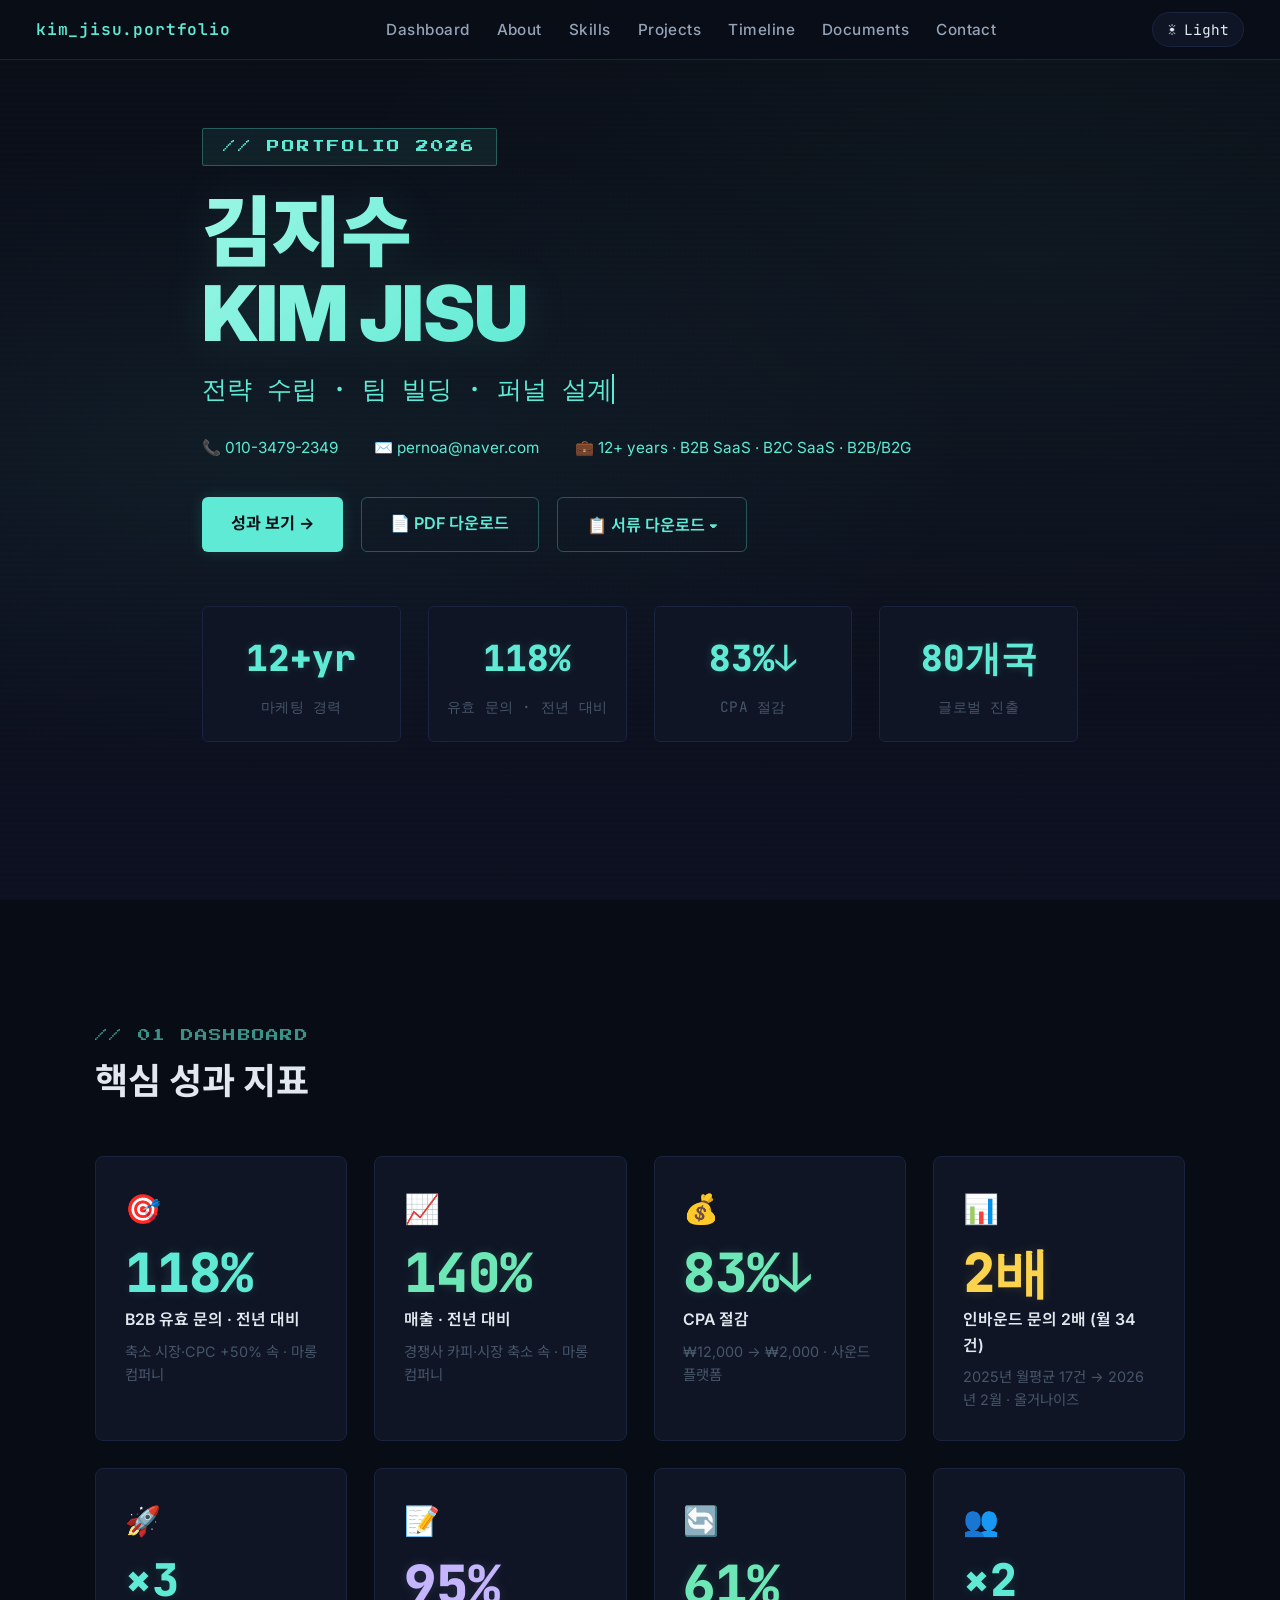
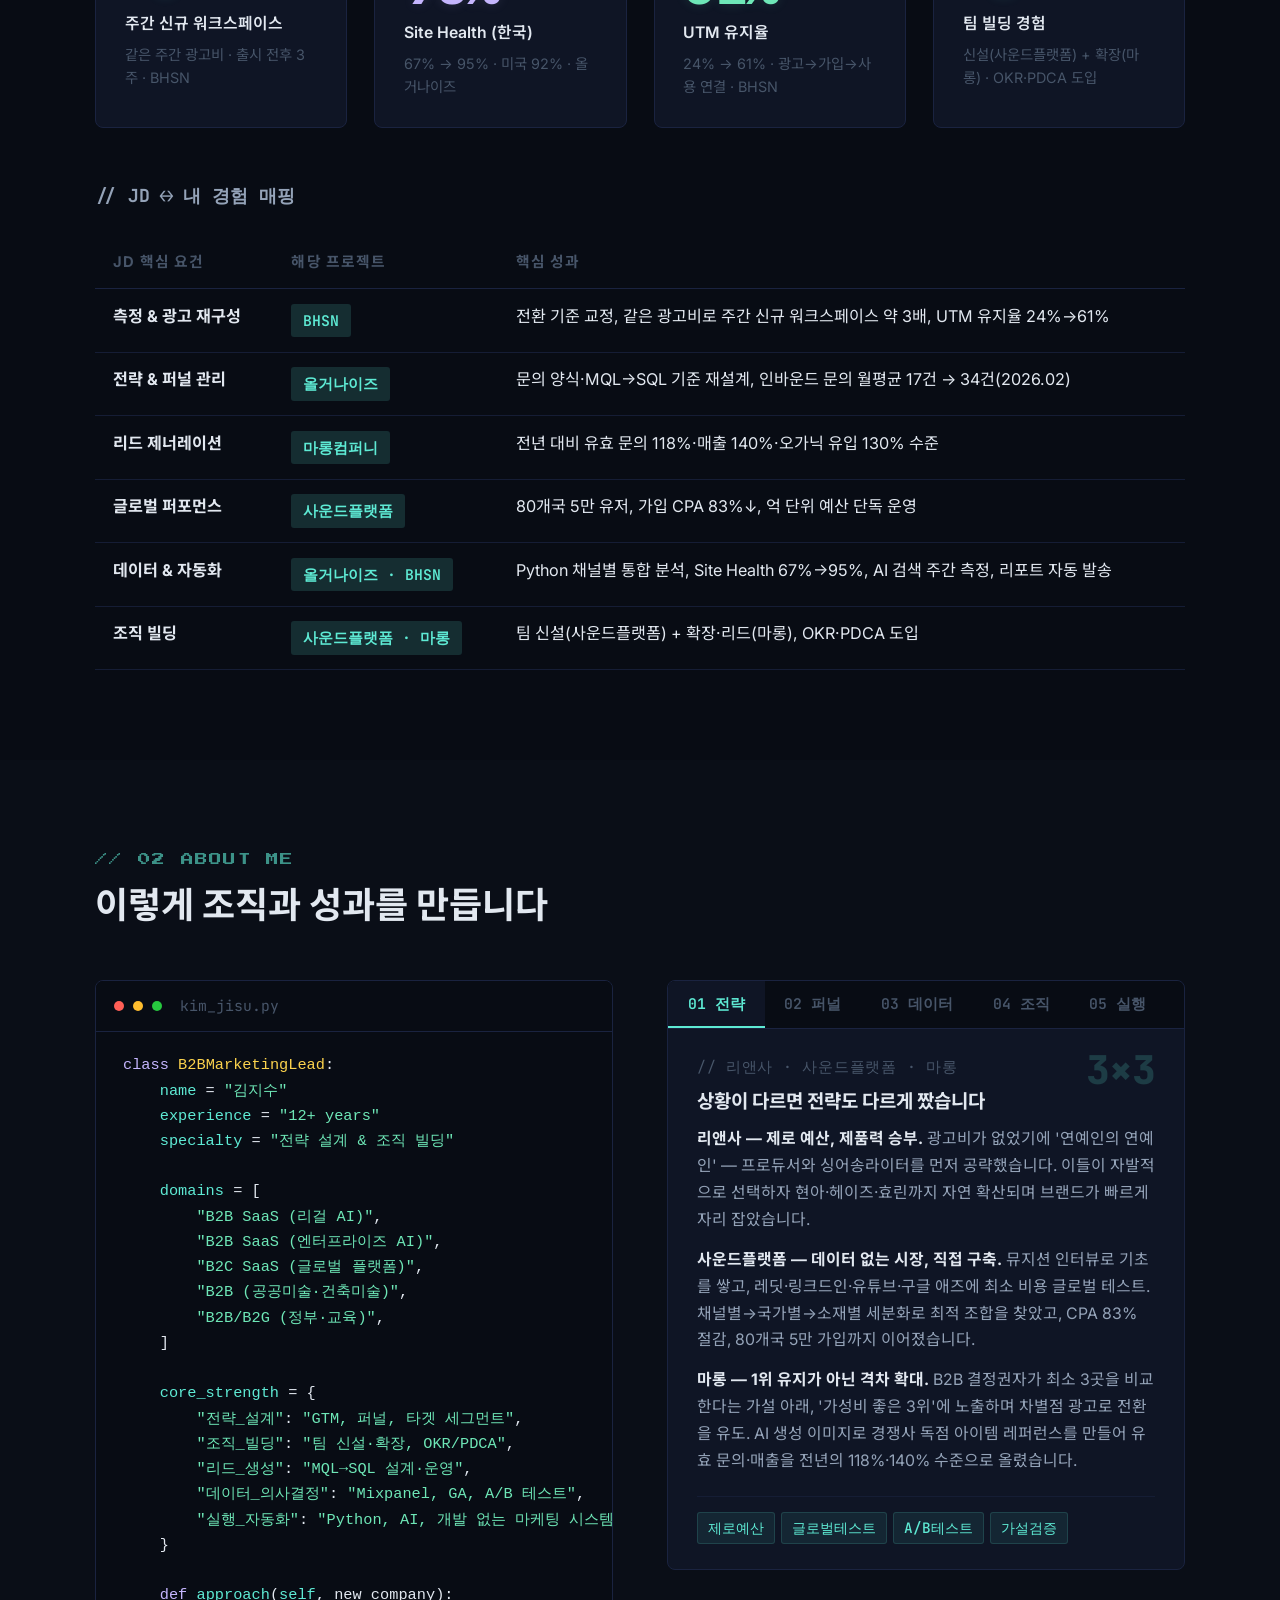
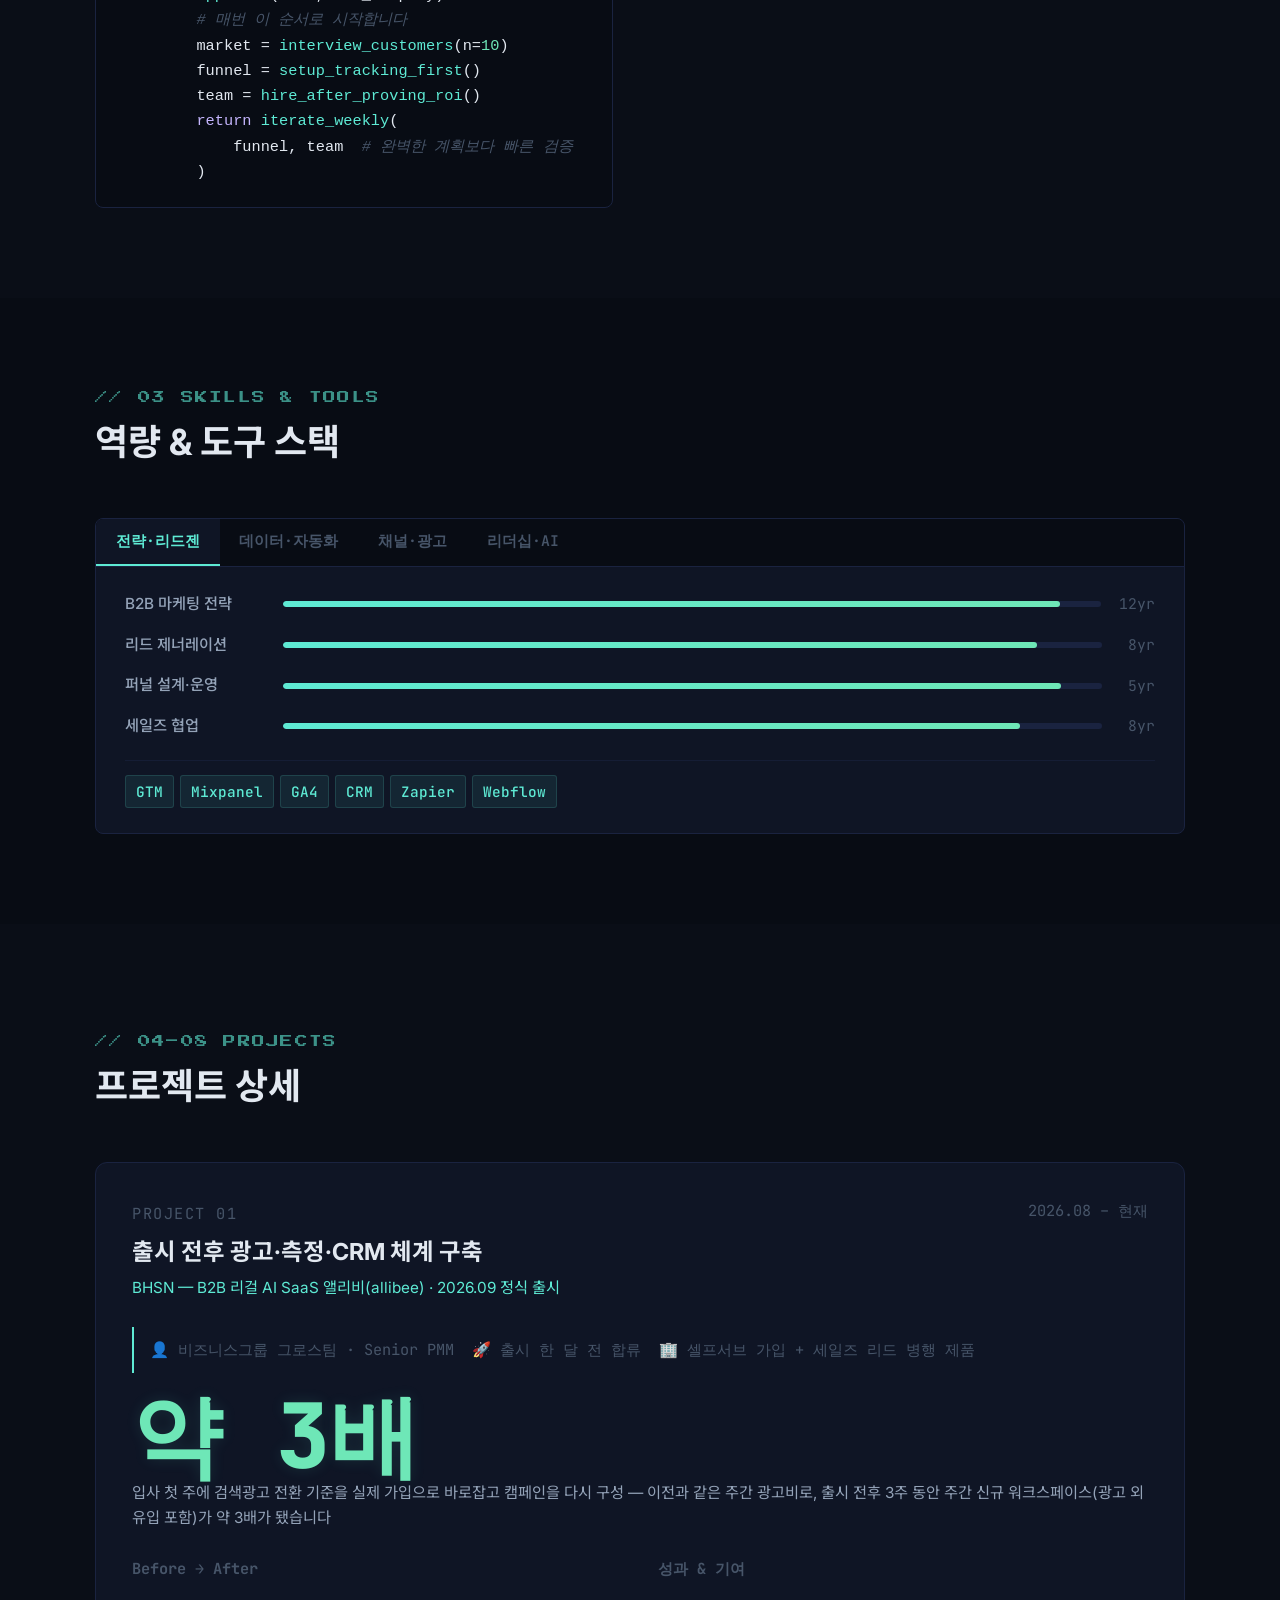
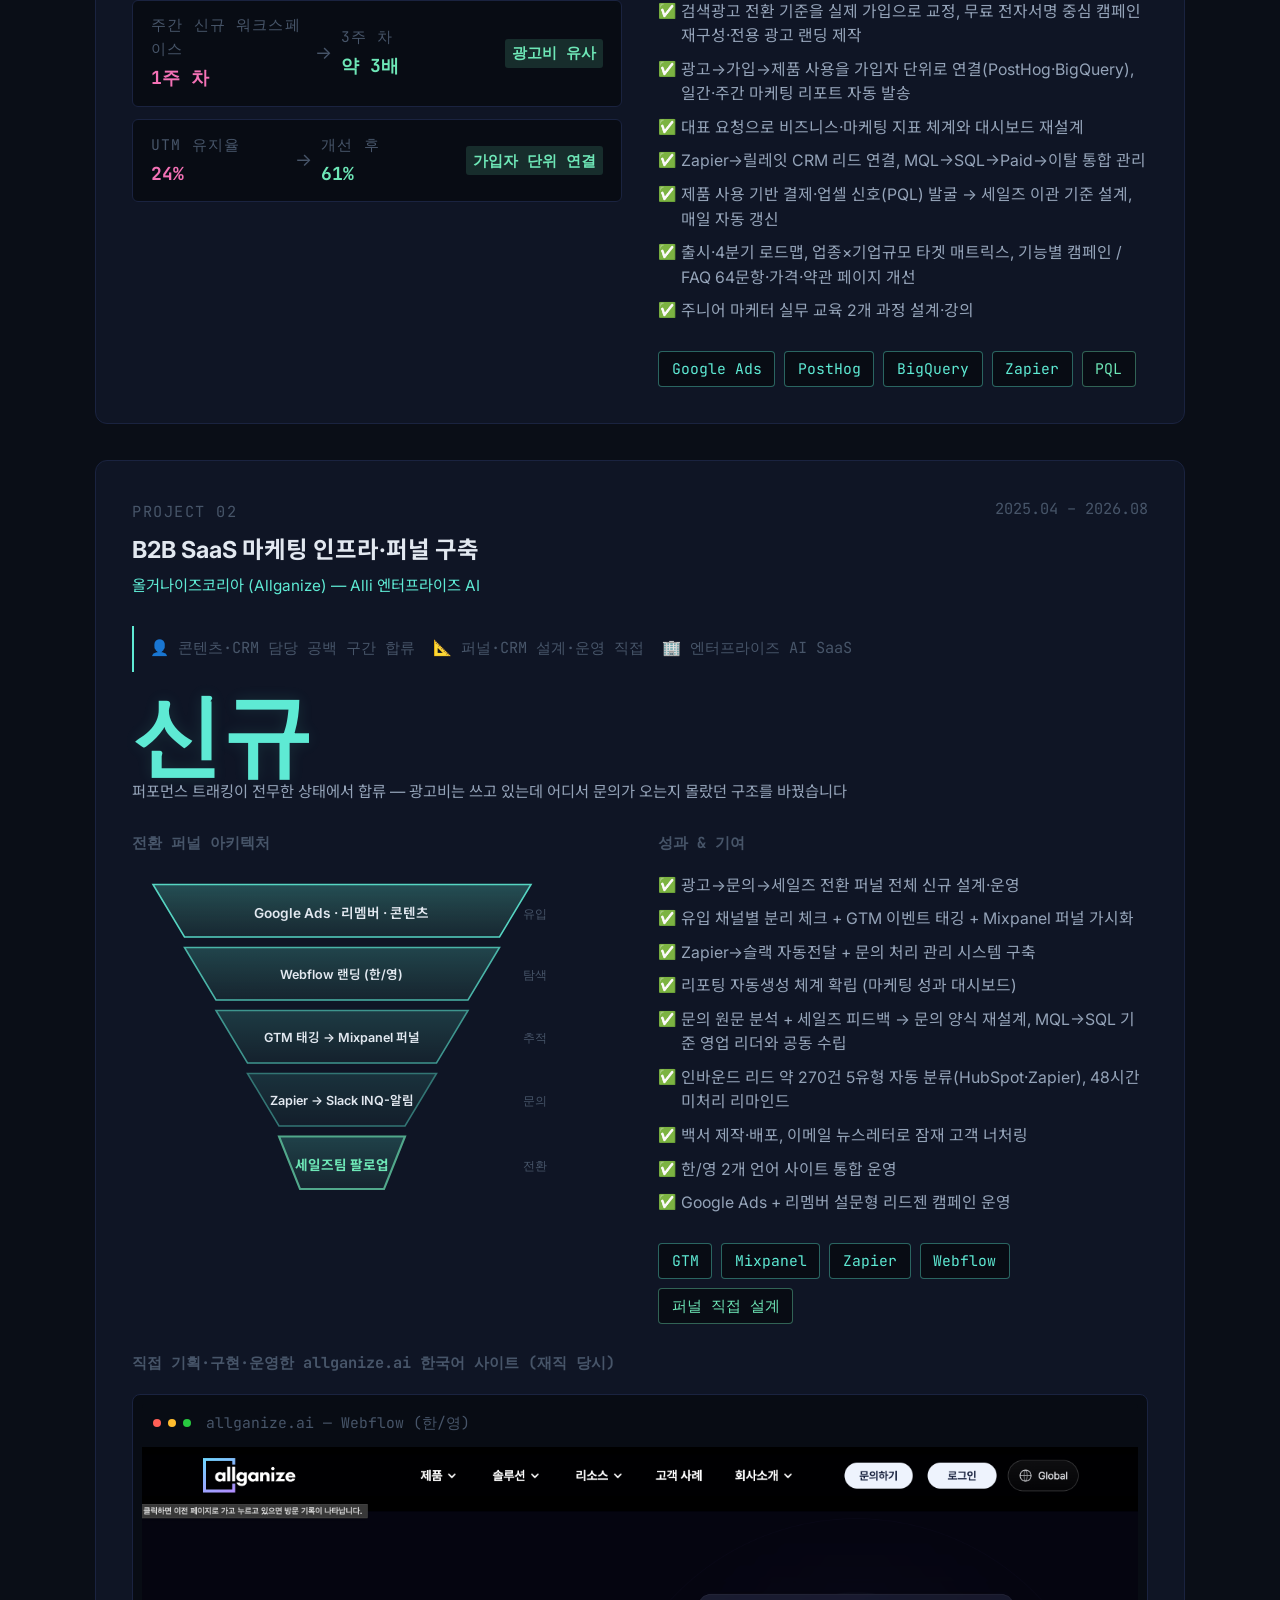
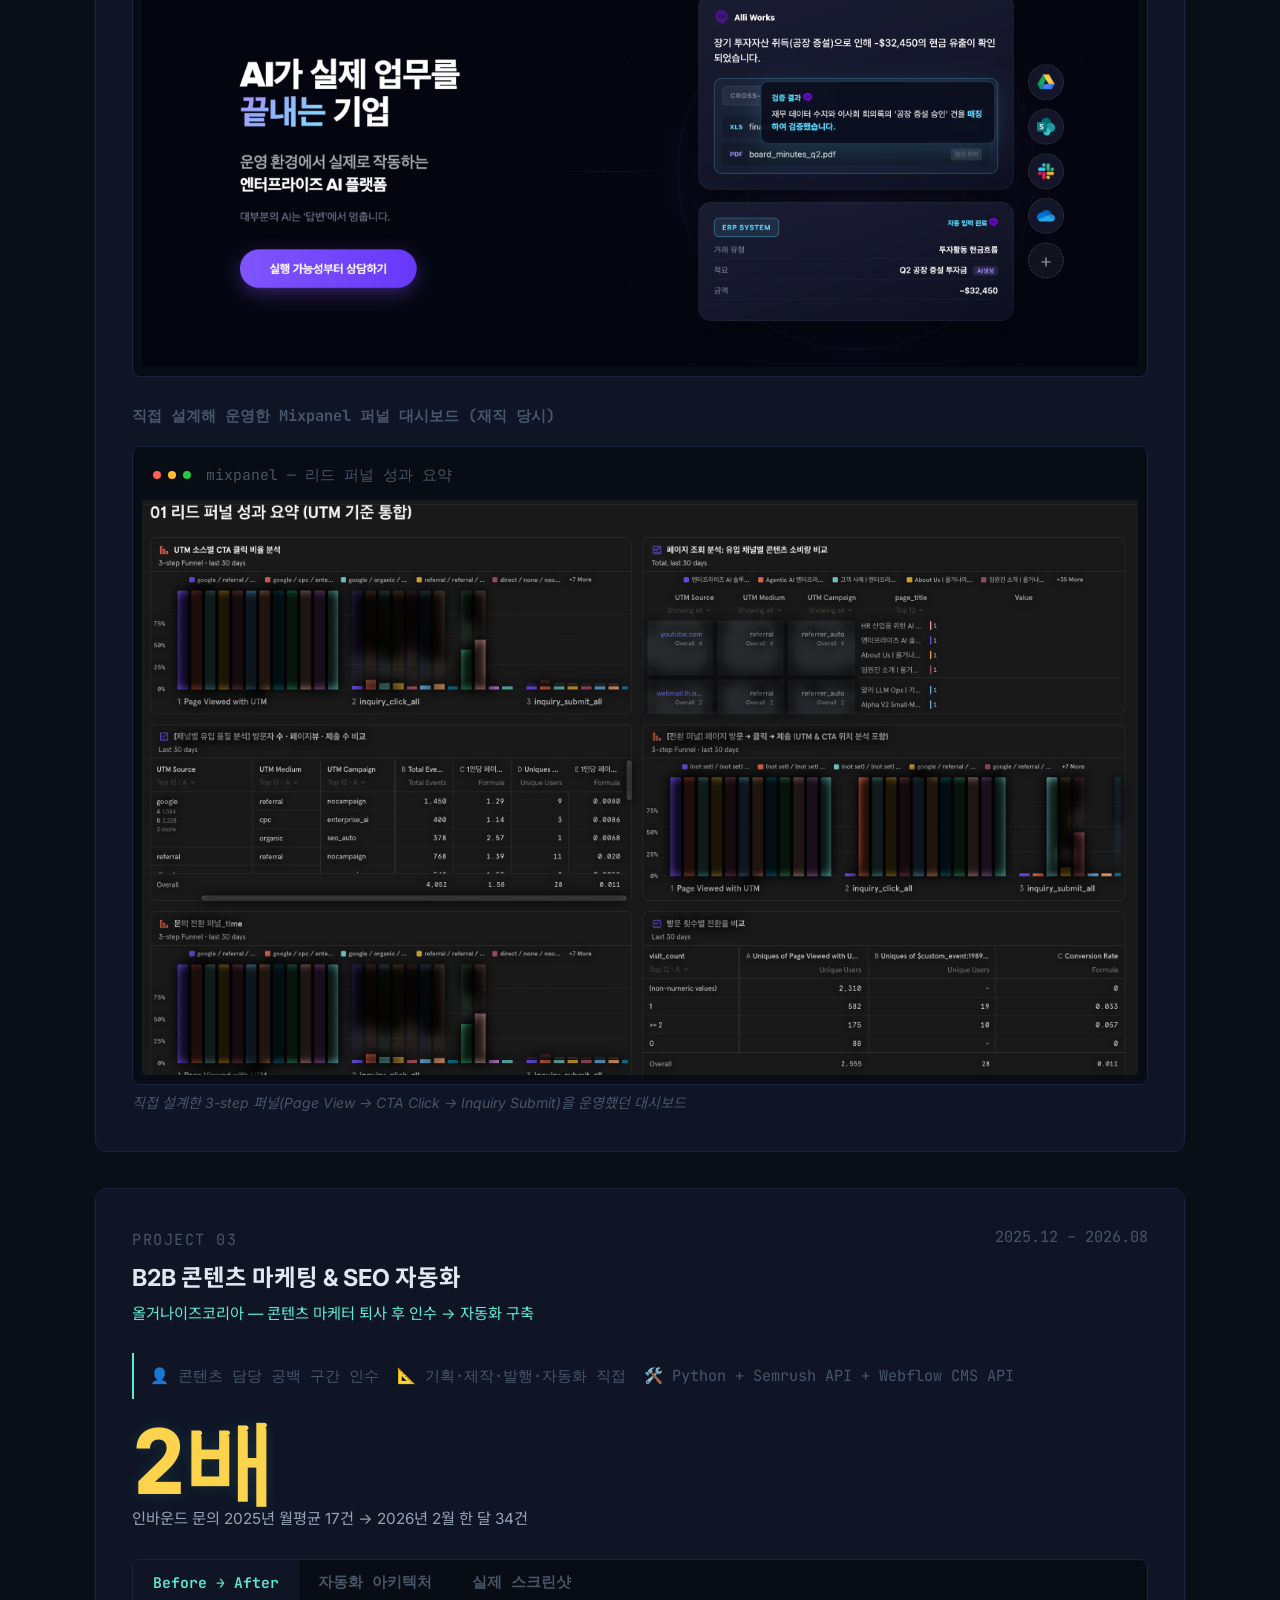
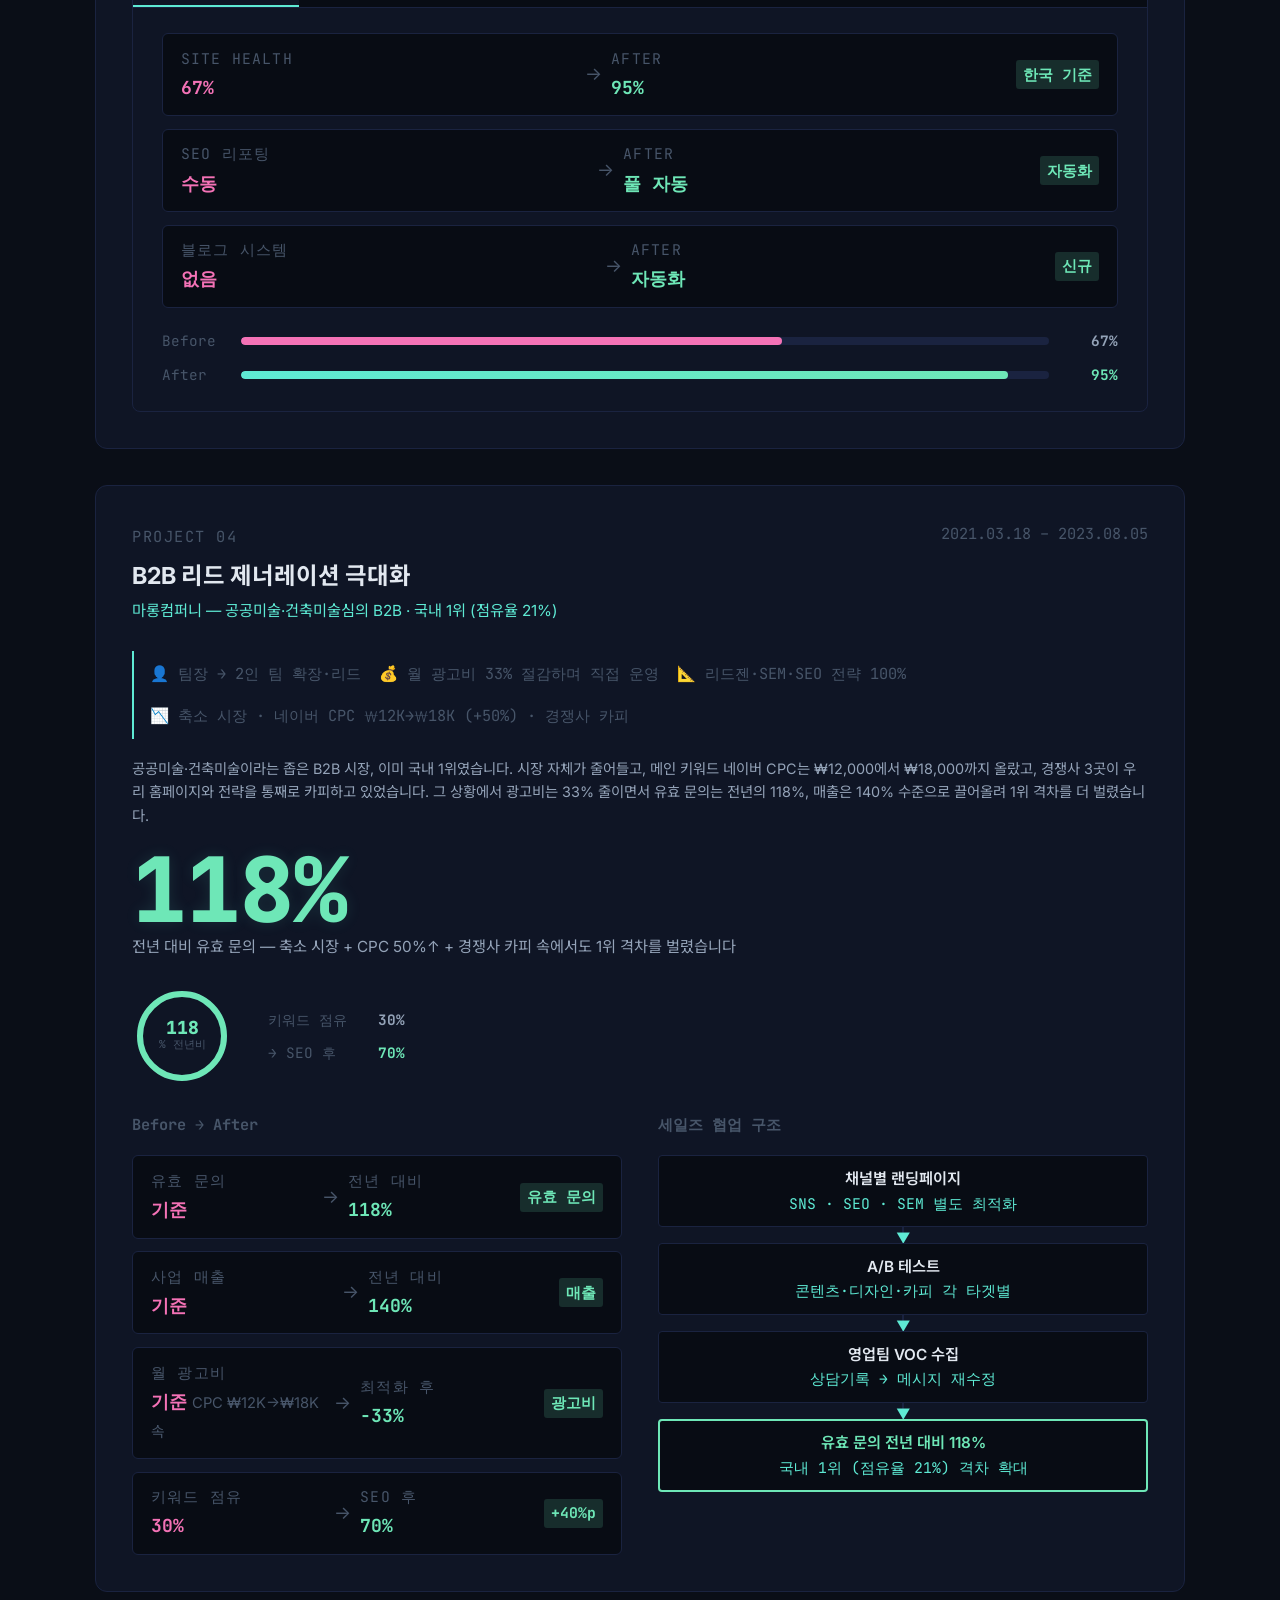
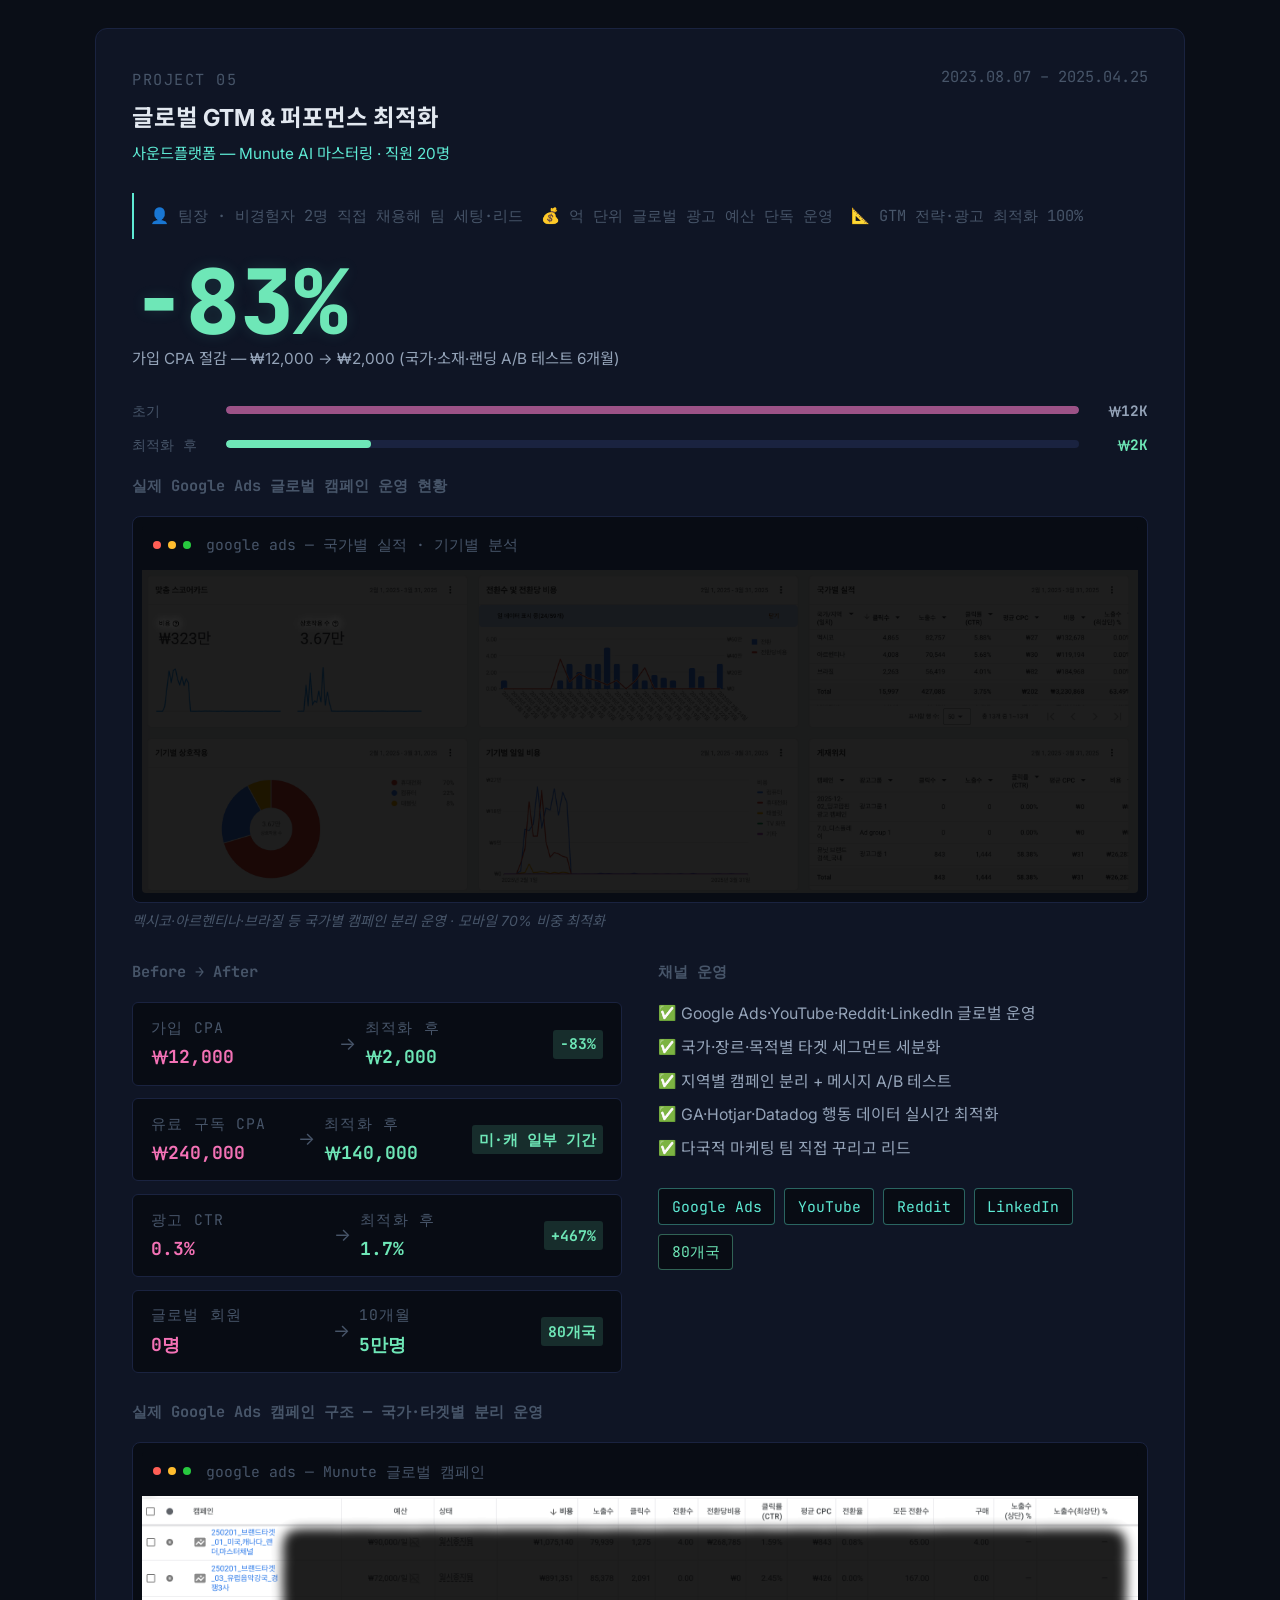
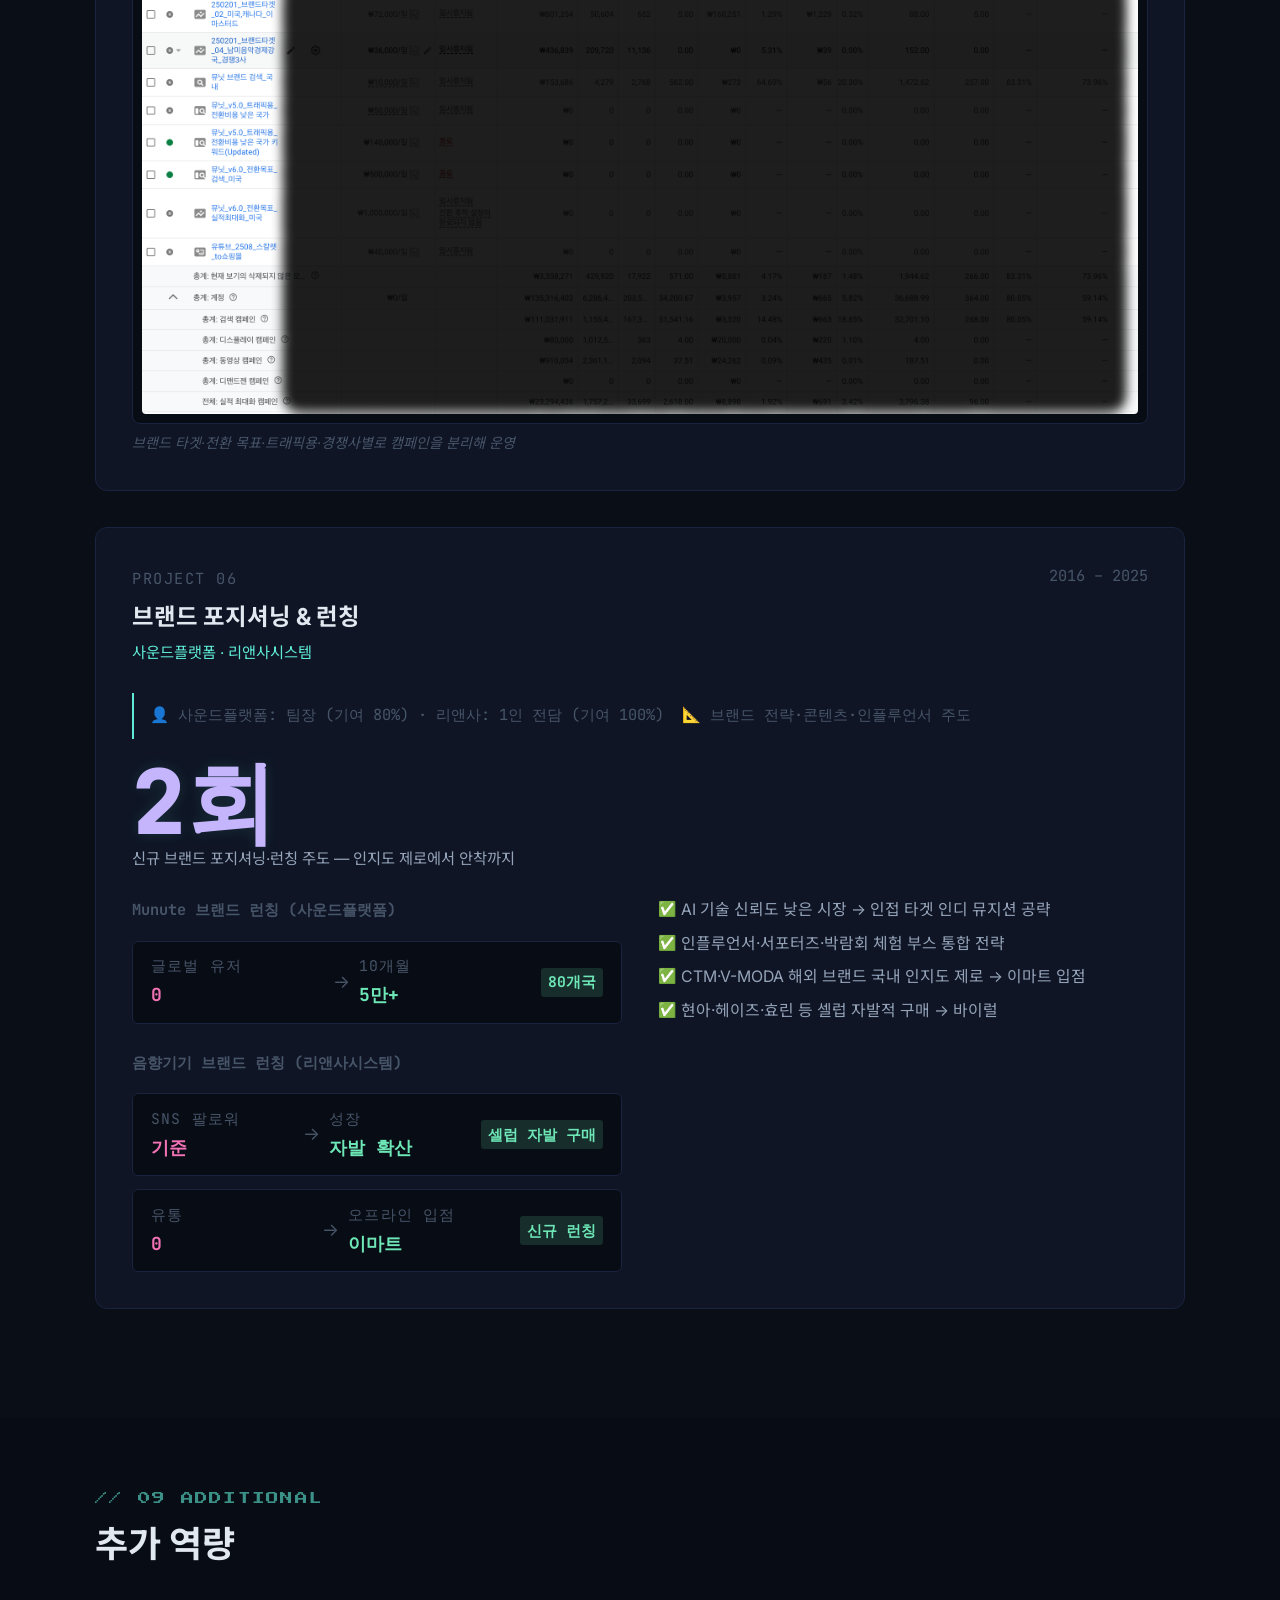
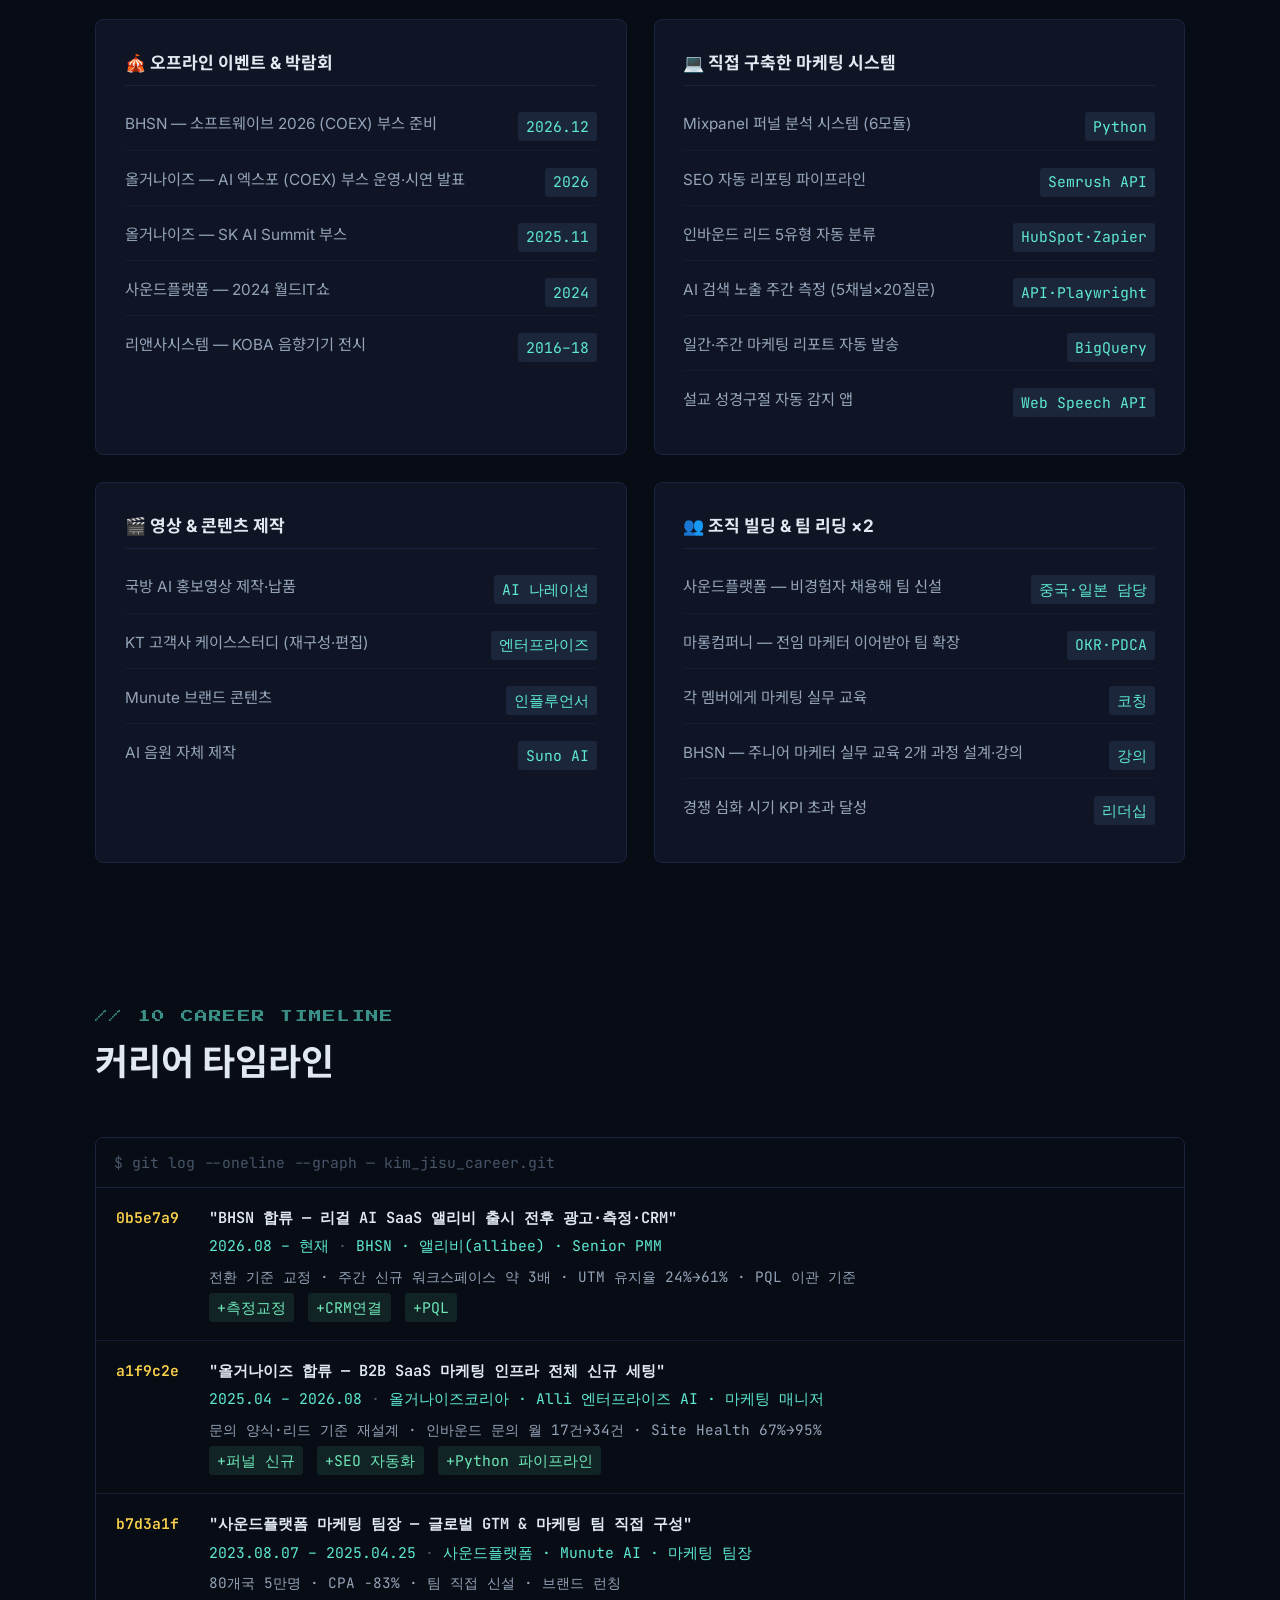
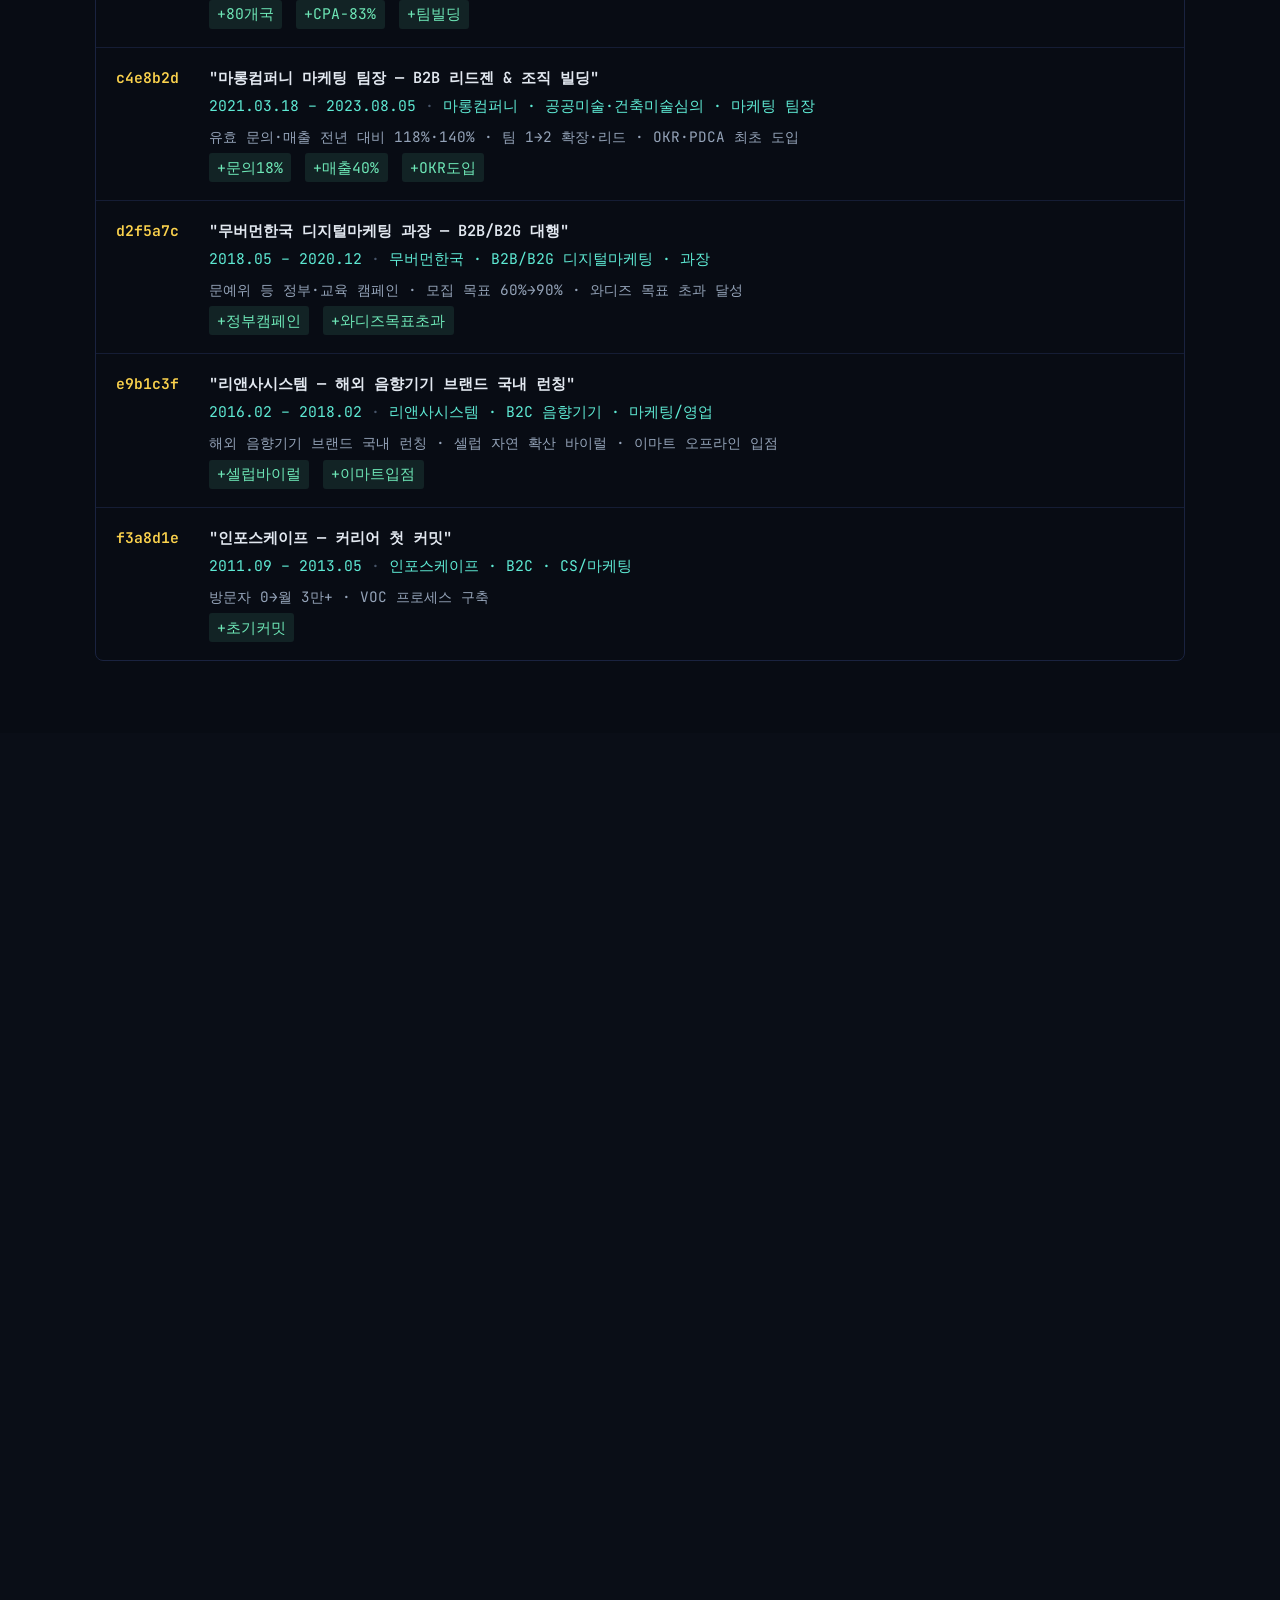
<file: index.html>
<!DOCTYPE html>
<html lang="ko" data-theme="dark">
<head>
  <meta charset="UTF-8" />
  <meta name="viewport" content="width=device-width, initial-scale=1.0" />
  <title>김지수 포트폴리오 — B2B Marketing Strategist & Builder</title>
  <meta name="description" content="12년 B2B 마케팅 경험. GTM·Mixpanel 퍼널 설계, 리드 제너레이션, 마케팅 팀 신설 경험." />
  <meta name="robots" content="noindex, nofollow" />

  <!-- Open Graph -->
  <meta property="og:title" content="김지수 포트폴리오 — B2B Marketing Strategist & Builder" />
  <meta property="og:description" content="12년 B2B 마케팅 경험. GTM·Mixpanel 퍼널 설계, 리드 제너레이션, 마케팅 팀 신설 경험." />
  <meta property="og:type" content="website" />
  <meta property="og:locale" content="ko_KR" />

  <!-- Favicon (inline SVG) -->
  <link rel="icon" href="data:image/svg+xml,<svg xmlns='http://www.w3.org/2000/svg' viewBox='0 0 100 100'><rect width='100' height='100' rx='16' fill='%230a0e17'/><text x='50' y='68' font-size='52' font-weight='900' fill='%235EEAD4' text-anchor='middle' font-family='system-ui'>JS</text></svg>" />

  <!-- Fonts -->
  <link rel="preconnect" href="https://fonts.googleapis.com" />
  <link rel="preconnect" href="https://fonts.gstatic.com" crossorigin />
  <link href="https://fonts.googleapis.com/css2?family=Inter:wght@400;500;600;700;800;900&family=JetBrains+Mono:wght@400;600;700&family=Noto+Sans+KR:wght@400;500;700;800&family=Press+Start+2P&display=swap" rel="stylesheet" />

  <link rel="stylesheet" href="style.css?v=4" />
  <script>
    (function(){var t=localStorage.getItem('portfolio-theme');if(t)document.documentElement.setAttribute('data-theme',t);})();
  </script>
</head>
<body>

<!-- ═══════════════════════════════════
     NAV
     ═══════════════════════════════════ -->
<a href="#hero" class="skip-link">본문으로 건너뛰기</a>
<nav aria-label="메인 네비게이션">
  <span class="nav-logo mono">kim_jisu.portfolio</span>
  <ul class="nav-links">
    <li><a href="#dashboard">Dashboard</a></li>
    <li><a href="#about">About</a></li>
    <li><a href="#skills">Skills</a></li>
    <li><a href="#projects">Projects</a></li>
    <li><a href="#timeline">Timeline</a></li>
    <li id="nav-why"><a href="#why">Why This Company</a></li>
    <li><a href="#documents">Documents</a></li>
    <li><a href="#contact">Contact</a></li>
  </ul>
  <div class="nav-right">
    <button id="theme-toggle" class="theme-toggle" aria-label="테마 전환">☀ Light</button>
    <button class="nav-hamburger" id="nav-hamburger" aria-label="메뉴 열기" aria-expanded="false">☰</button>
  </div>
</nav>


<!-- ═══════════════════════════════════
     HERO
     ═══════════════════════════════════ -->
<section id="hero">
  <div class="container">
    <div class="hero-content">
      <span class="hero-badge mono">// PORTFOLIO 2026</span>
      <span id="hero-target" class="hero-target" style="display:none;"></span>

      <h1 class="hero-name">김지수<br />KIM JISU</h1>

      <p class="hero-title">
        <span id="typing-text" aria-live="polite" aria-label="직무 소개"></span><span class="cursor" aria-hidden="true"></span>
      </p>

      <div class="hero-meta">
        <span class="hero-meta-item">📞 <span>010-3479-2349</span></span>
        <span class="hero-meta-item">✉️ <span>pernoa@naver.com</span></span>
        <span class="hero-meta-item">💼 <span>12+ years · B2B SaaS · B2C SaaS · B2B/B2G</span></span>
      </div>

      <div class="hero-cta">
        <a href="#dashboard" class="btn btn-primary">성과 보기 →</a>
        <a href="김지수_포트폴리오.pdf" download class="btn btn-outline">📄 PDF 다운로드</a>
        <div class="dropdown">
          <button class="btn btn-outline dropdown-toggle">📋 서류 다운로드 ▾</button>
          <div class="dropdown-menu">
            <a href="김지수_이력서.pdf" download>이력서</a>
            <a href="김지수_자기소개서.pdf" download>자기소개서</a>
            <a href="김지수_경력기술서.pdf" download>경력기술서</a>
          </div>
        </div>
      </div>

      <div class="hero-stats">
        <div class="hero-stat scroll-reveal">
          <span class="hero-stat-num" data-target="12" data-suffix="+yr">0yr</span>
          <span class="hero-stat-label">마케팅 경력</span>
        </div>
        <div class="hero-stat scroll-reveal">
          <span class="hero-stat-num" data-target="118" data-suffix="%">0%</span>
          <span class="hero-stat-label">유효 문의 · 전년 대비</span>
        </div>
        <div class="hero-stat scroll-reveal">
          <span class="hero-stat-num" data-target="83" data-suffix="%↓">0%</span>
          <span class="hero-stat-label">CPA 절감</span>
        </div>
        <div class="hero-stat scroll-reveal">
          <span class="hero-stat-num" data-target="80" data-suffix="개국">0</span>
          <span class="hero-stat-label">글로벌 진출</span>
        </div>
      </div>
    </div>
  </div>
</section>


<!-- ═══════════════════════════════════
     DASHBOARD
     ═══════════════════════════════════ -->
<section id="dashboard">
  <div class="container">
    <div class="section-header scroll-reveal">
      <span class="section-label mono">// 01 dashboard</span>
      <h2 class="section-title">핵심 성과 지표</h2>
    </div>

    <div class="metrics-grid">

      <div class="metric-card blue scroll-reveal">
        <span class="metric-icon">🎯</span>
        <span class="metric-big-num" data-target="118" data-suffix="%">0%</span>
        <span class="metric-label">B2B 유효 문의 · 전년 대비</span>
        <span class="metric-sub">축소 시장·CPC +50% 속 · 마롱컴퍼니</span>
      </div>

      <div class="metric-card green scroll-reveal">
        <span class="metric-icon">📈</span>
        <span class="metric-big-num" data-target="140" data-suffix="%">0%</span>
        <span class="metric-label">매출 · 전년 대비</span>
        <span class="metric-sub">경쟁사 카피·시장 축소 속 · 마롱컴퍼니</span>
      </div>

      <div class="metric-card green scroll-reveal">
        <span class="metric-icon">💰</span>
        <span class="metric-big-num" data-target="83" data-suffix="%↓">0%</span>
        <span class="metric-label">CPA 절감</span>
        <span class="metric-sub">₩12,000 → ₩2,000 · 사운드플랫폼</span>
      </div>

      <div class="metric-card yellow scroll-reveal">
        <span class="metric-icon">📊</span>
        <span class="metric-big-num" data-target="2" data-suffix="배">0배</span>
        <span class="metric-label">인바운드 문의 2배 (월 34건)</span>
        <span class="metric-sub">2025년 월평균 17건 → 2026년 2월 · 올거나이즈</span>
      </div>

      <div class="metric-card teal scroll-reveal">
        <span class="metric-icon">🚀</span>
        <span class="metric-big-num mono" style="font-size:2.5rem;">×3</span>
        <span class="metric-label">주간 신규 워크스페이스</span>
        <span class="metric-sub">같은 주간 광고비 · 출시 전후 3주 · BHSN</span>
      </div>

      <div class="metric-card purple scroll-reveal">
        <span class="metric-icon">📝</span>
        <span class="metric-big-num" data-target="95" data-suffix="%">0%</span>
        <span class="metric-label">Site Health (한국)</span>
        <span class="metric-sub">67% → 95% · 미국 92% · 올거나이즈</span>
      </div>

      <div class="metric-card green scroll-reveal">
        <span class="metric-icon">🔄</span>
        <span class="metric-big-num" data-target="61" data-suffix="%">0%</span>
        <span class="metric-label">UTM 유지율</span>
        <span class="metric-sub">24% → 61% · 광고→가입→사용 연결 · BHSN</span>
      </div>

      <div class="metric-card blue scroll-reveal">
        <span class="metric-icon">👥</span>
        <span class="metric-big-num mono" style="font-size:2.5rem;">×2</span>
        <span class="metric-label">팀 빌딩 경험</span>
        <span class="metric-sub">신설(사운드플랫폼) + 확장(마롱) · OKR·PDCA 도입</span>
      </div>

    </div>

    <!-- JD Mapping Table -->
    <div class="scroll-reveal" style="margin-top: 3rem;">
      <h3 id="jd-section-title" style="font-size:1rem; font-weight:700; margin-bottom:1rem; color:var(--text-secondary); font-family:'JetBrains Mono',monospace;">
        // JD ↔ 내 경험 매핑
      </h3>
      <table class="jd-table">
        <thead>
          <tr>
            <th>JD 핵심 요건</th>
            <th>해당 프로젝트</th>
            <th>핵심 성과</th>
          </tr>
        </thead>
        <tbody id="jd-table-body">
          <tr>
            <td><strong>측정 & 광고 재구성</strong></td>
            <td><span class="jd-badge">BHSN</span></td>
            <td>전환 기준 교정, 같은 광고비로 주간 신규 워크스페이스 약 3배, UTM 유지율 24%→61%</td>
          </tr>
          <tr>
            <td><strong>전략 & 퍼널 관리</strong></td>
            <td><span class="jd-badge">올거나이즈</span></td>
            <td>문의 양식·MQL→SQL 기준 재설계, 인바운드 문의 월평균 17건 → 34건(2026.02)</td>
          </tr>
          <tr>
            <td><strong>리드 제너레이션</strong></td>
            <td><span class="jd-badge">마롱컴퍼니</span></td>
            <td>전년 대비 유효 문의 118%·매출 140%·오가닉 유입 130% 수준</td>
          </tr>
          <tr>
            <td><strong>글로벌 퍼포먼스</strong></td>
            <td><span class="jd-badge">사운드플랫폼</span></td>
            <td>80개국 5만 유저, 가입 CPA 83%↓, 억 단위 예산 단독 운영</td>
          </tr>
          <tr>
            <td><strong>데이터 & 자동화</strong></td>
            <td><span class="jd-badge">올거나이즈 · BHSN</span></td>
            <td>Python 채널별 통합 분석, Site Health 67%→95%, AI 검색 주간 측정, 리포트 자동 발송</td>
          </tr>
          <tr>
            <td><strong>조직 빌딩</strong></td>
            <td><span class="jd-badge">사운드플랫폼 · 마롱</span></td>
            <td>팀 신설(사운드플랫폼) + 확장·리드(마롱), OKR·PDCA 도입</td>
          </tr>
        </tbody>
      </table>
    </div>
  </div>
</section>


<!-- ═══════════════════════════════════
     ABOUT
     ═══════════════════════════════════ -->
<section id="about">
  <div class="container">
    <div class="section-header scroll-reveal">
      <span class="section-label mono">// 02 about me</span>
      <h2 class="section-title">이렇게 조직과 성과를 만듭니다</h2>
    </div>

    <div class="about-layout">
      <!-- Code Block -->
      <div class="code-block scroll-reveal">
        <div class="code-block-header">
          <span class="code-dot dot-red"></span>
          <span class="code-dot dot-yellow"></span>
          <span class="code-dot dot-green"></span>
          <span class="code-filename">kim_jisu.py</span>
        </div>
        <div class="code-content">
<pre><code><span class="code-kw">class</span> <span class="code-class">B2BMarketingLead</span>:
    <span class="code-var">name</span> = <span class="code-str">"김지수"</span>
    <span class="code-var">experience</span> = <span class="code-str">"12+ years"</span>
    <span class="code-var">specialty</span> = <span class="code-str">"전략 설계 & 조직 빌딩"</span>

    <span class="code-var">domains</span> = [
        <span class="code-str">"B2B SaaS (리걸 AI)"</span>,
        <span class="code-str">"B2B SaaS (엔터프라이즈 AI)"</span>,
        <span class="code-str">"B2C SaaS (글로벌 플랫폼)"</span>,
        <span class="code-str">"B2B (공공미술·건축미술)"</span>,
        <span class="code-str">"B2B/B2G (정부·교육)"</span>,
    ]

    <span class="code-var">core_strength</span> = {
        <span class="code-str">"전략_설계"</span>: <span class="code-str">"GTM, 퍼널, 타겟 세그먼트"</span>,
        <span class="code-str">"조직_빌딩"</span>: <span class="code-str">"팀 신설·확장, OKR/PDCA"</span>,
        <span class="code-str">"리드_생성"</span>: <span class="code-str">"MQL→SQL 설계·운영"</span>,
        <span class="code-str">"데이터_의사결정"</span>: <span class="code-str">"Mixpanel, GA, A/B 테스트"</span>,
        <span class="code-str">"실행_자동화"</span>: <span class="code-str">"Python, AI, 개발 없는 마케팅 시스템"</span>,
    }

    <span class="code-kw">def</span> <span class="code-fn">approach</span>(<span class="code-var">self</span>, new_company):
        <span class="code-comment"># 매번 이 순서로 시작합니다</span>
        market = <span class="code-fn">interview_customers</span>(n=<span class="code-str">10</span>)
        funnel = <span class="code-fn">setup_tracking_first</span>()
        team = <span class="code-fn">hire_after_proving_roi</span>()
        <span class="code-kw">return</span> <span class="code-fn">iterate_weekly</span>(
            funnel, team  <span class="code-comment"># 완벽한 계획보다 빠른 검증</span>
        )
</code></pre>
        </div>
      </div>

      <!-- Strength Tabs (IDE style) -->
      <div class="strength-tabs scroll-reveal">
        <div class="strength-tab-bar">
          <button class="strength-tab active" data-tab="0">01 전략</button>
          <button class="strength-tab" data-tab="1">02 퍼널</button>
          <button class="strength-tab" data-tab="2">03 데이터</button>
          <button class="strength-tab" data-tab="3">04 조직</button>
          <button class="strength-tab" data-tab="4">05 실행</button>
        </div>
        <div class="strength-panels">
          <div class="strength-panel active">
            <div class="panel-hero-stat">3×3</div>
            <div class="panel-company">// 리앤사 · 사운드플랫폼 · 마롱</div>
            <div class="strength-title">상황이 다르면 전략도 다르게 짰습니다</div>
            <div class="strength-desc">
              <p><strong>리앤사 — 제로 예산, 제품력 승부.</strong> 광고비가 없었기에 '연예인의 연예인' — 프로듀서와 싱어송라이터를 먼저 공략했습니다. 이들이 자발적으로 선택하자 현아·헤이즈·효린까지 자연 확산되며 브랜드가 빠르게 자리 잡았습니다.</p>
              <p><strong>사운드플랫폼 — 데이터 없는 시장, 직접 구축.</strong> 뮤지션 인터뷰로 기초를 쌓고, 레딧·링크드인·유튜브·구글 애즈에 최소 비용 글로벌 테스트. 채널별→국가별→소재별 세분화로 최적 조합을 찾았고, CPA 83% 절감, 80개국 5만 가입까지 이어졌습니다.</p>
              <p><strong>마롱 — 1위 유지가 아닌 격차 확대.</strong> B2B 결정권자가 최소 3곳을 비교한다는 가설 아래, '가성비 좋은 3위'에 노출하며 차별점 광고로 전환을 유도. AI 생성 이미지로 경쟁사 독점 아이템 레퍼런스를 만들어 유효 문의·매출을 전년의 118%·140% 수준으로 올렸습니다.</p>
            </div>
            <div class="panel-tags"><span class="panel-tag">제로예산</span><span class="panel-tag">글로벌테스트</span><span class="panel-tag">A/B테스트</span><span class="panel-tag">가설검증</span></div>
          </div>
          <div class="strength-panel">
            <div class="panel-hero-stat">0→Full</div>
            <div class="panel-company">// 올거나이즈</div>
            <div class="strength-title">트래킹 인프라가 없길래, 설계부터 시작했습니다</div>
            <div class="strength-desc">
              <p><strong>올거나이즈 — 트래킹 제로에서 풀퍼널 구축.</strong> 입사했을 때 GTM도 Mixpanel도 없었습니다. 광고비는 쓰고 있는데 어디서 문의가 오는지 아무도 몰랐습니다.</p>
              <p>광고 클릭부터 문의 접수, 세일즈 핸드오프까지 퍼널 전체를 세팅했고, 세일즈팀과 연동해 퇴사 전까지 직접 운영했습니다.</p>
            </div>
            <div class="panel-tags"><span class="panel-tag">GTM</span><span class="panel-tag">Mixpanel</span><span class="panel-tag">CRM</span><span class="panel-tag">세일즈연동</span><span class="panel-tag">퍼널설계</span></div>
          </div>
          <div class="strength-panel">
            <div class="panel-hero-stat">5×20</div>
            <div class="panel-company">// 올거나이즈</div>
            <div class="strength-title">AI 전문 회사에서 데이터 근육이 붙었습니다</div>
            <div class="strength-desc">
              <p><strong>올거나이즈 — 멀티 플랫폼 데이터 통합.</strong> Mixpanel·Semrush·GTM·Google Ads 데이터를 매일 다루면서, 서로 다른 플랫폼의 데이터를 하나로 엮어 분석하는 일이 자연스러워졌습니다.</p>
              <p>Python으로 리포트 자동화까지 직접 만들고 나니, 이제 웬만한 규모의 데이터는 어디서 뽑아서 어떻게 조합하면 되는지 감이 먼저 옵니다.</p>
              <p>AI 검색(ChatGPT·Perplexity·Gemini·Claude·Copilot 5개 채널 × 전략 질문 20선) 노출도 매주 자동으로 재서, 그 결과로 콘텐츠 우선순위를 정했습니다.</p>
            </div>
            <div class="panel-tags"><span class="panel-tag">Python</span><span class="panel-tag">Mixpanel</span><span class="panel-tag">Semrush</span><span class="panel-tag">Google Ads</span><span class="panel-tag">자동리포트</span></div>
          </div>
          <div class="strength-panel">
            <div class="panel-hero-stat">0→1 ×2</div>
            <div class="panel-company">// 사운드플랫폼 · 마롱</div>
            <div class="strength-title">팀이 없는 곳에 두 번 들어갔습니다</div>
            <div class="strength-desc">
              <p><strong>사운드플랫폼 — 0에서 팀 신설.</strong> 중국인 마케터와 일본어 전공자 — 둘 다 비경험자를 뽑아서 마케팅 팀을 세팅하고 운영했습니다.</p>
              <p><strong>마롱컴퍼니 — 1→2 확장·리드.</strong> 혼자 일하던 전임자를 이어받아 2명 팀으로 확장. OKR 세팅하고 주간 회고 돌리면서 체계가 잡혔습니다.</p>
            </div>
            <div class="panel-tags"><span class="panel-tag">팀빌딩</span><span class="panel-tag">OKR</span><span class="panel-tag">PDCA</span><span class="panel-tag">주간회고</span><span class="panel-tag">비경험자육성</span></div>
          </div>
          <div class="strength-panel">
            <div class="panel-hero-stat">Zero</div>
            <div class="panel-company">// 올거나이즈 · BHSN</div>
            <div class="strength-title">필요한 시스템은 직접 만들 수 있습니다</div>
            <div class="strength-desc">
              <p><strong>"개발 리소스 없음" → 직접 구축.</strong> 자동화할 수 있는데 개발 리소스를 받을 수 없는 상황이었습니다. 그래서 Python을 독학했습니다.</p>
              <p>AI 코딩 도구(Claude Code·Cursor)와 결합해 콘텐츠 제작·교차 검수 파이프라인, AI 검색 주간 측정, 리드 자동 분류, PQL 일일 갱신, 마케팅 리포트 자동 발송까지 직접 만들어 운영했습니다. 개발팀 요청 제로.</p>
            </div>
            <div class="panel-tags"><span class="panel-tag">Python</span><span class="panel-tag">AI바이브코딩</span><span class="panel-tag">AEO</span><span class="panel-tag">SEO</span><span class="panel-tag">GTM자동화</span></div>
          </div>
        </div>
      </div>
    </div>
  </div>
</section>


<!-- ═══════════════════════════════════
     SKILLS
     ═══════════════════════════════════ -->
<section id="skills">
  <div class="container">
    <div class="section-header scroll-reveal">
      <span class="section-label mono">// 03 skills &amp; tools</span>
      <h2 class="section-title">역량 & 도구 스택</h2>
    </div>

    <!-- Skills Tabs (카테고리별 역량 + 도구 통합) -->
    <div class="strength-tabs scroll-reveal">
      <div class="strength-tab-bar">
        <button class="strength-tab active" data-skills-tab="0">전략·리드젠</button>
        <button class="strength-tab" data-skills-tab="1">데이터·자동화</button>
        <button class="strength-tab" data-skills-tab="2">채널·광고</button>
        <button class="strength-tab" data-skills-tab="3">리더십·AI</button>
      </div>
      <div class="skills-tab-panels">
        <!-- 전략·리드젠 -->
        <div class="skills-tab-panel active">
          <div class="skill-bar-list">
            <div class="skill-bar-item"><span class="skill-name">B2B 마케팅 전략</span><div class="skill-bar-track"><div class="skill-bar-fill" data-pct="95"></div></div><span class="skill-pct mono">12yr</span></div>
            <div class="skill-bar-item"><span class="skill-name">리드 제너레이션</span><div class="skill-bar-track"><div class="skill-bar-fill" data-pct="92"></div></div><span class="skill-pct mono">8yr</span></div>
            <div class="skill-bar-item"><span class="skill-name">퍼널 설계·운영</span><div class="skill-bar-track"><div class="skill-bar-fill" data-pct="95"></div></div><span class="skill-pct mono">5yr</span></div>
            <div class="skill-bar-item"><span class="skill-name">세일즈 협업</span><div class="skill-bar-track"><div class="skill-bar-fill" data-pct="90"></div></div><span class="skill-pct mono">8yr</span></div>
          </div>
          <div class="panel-tags"><span class="panel-tag">GTM</span><span class="panel-tag">Mixpanel</span><span class="panel-tag">GA4</span><span class="panel-tag">CRM</span><span class="panel-tag">Zapier</span><span class="panel-tag">Webflow</span></div>
        </div>
        <!-- 데이터·자동화 -->
        <div class="skills-tab-panel">
          <div class="skill-bar-list">
            <div class="skill-bar-item"><span class="skill-name">콘텐츠 전략 · SEO/AEO</span><div class="skill-bar-track"><div class="skill-bar-fill" data-pct="93"></div></div><span class="skill-pct mono">6yr</span></div>
            <div class="skill-bar-item"><span class="skill-name">데이터 분석·자동화</span><div class="skill-bar-track"><div class="skill-bar-fill" data-pct="85"></div></div><span class="skill-pct mono">3yr</span></div>
          </div>
          <div class="panel-tags"><span class="panel-tag">Python</span><span class="panel-tag">Semrush</span><span class="panel-tag">Hotjar</span><span class="panel-tag">Datadog</span><span class="panel-tag">Webflow CMS API</span><span class="panel-tag">Vercel</span></div>
        </div>
        <!-- 채널·광고 -->
        <div class="skills-tab-panel">
          <div class="skill-bar-list">
            <div class="skill-bar-item"><span class="skill-name">퍼포먼스 마케팅</span><div class="skill-bar-track"><div class="skill-bar-fill" data-pct="88"></div></div><span class="skill-pct mono">7yr</span></div>
            <div class="skill-bar-item"><span class="skill-name">글로벌 마케팅</span><div class="skill-bar-track"><div class="skill-bar-fill" data-pct="80"></div></div><span class="skill-pct mono">2yr</span></div>
            <div class="skill-bar-item"><span class="skill-name">CRM / MA</span><div class="skill-bar-track"><div class="skill-bar-fill" data-pct="75"></div></div><span class="skill-pct mono">2yr</span></div>
          </div>
          <div class="panel-tags"><span class="panel-tag">Google Ads</span><span class="panel-tag">네이버 광고</span><span class="panel-tag">META Ads</span><span class="panel-tag">YouTube</span><span class="panel-tag">LinkedIn</span><span class="panel-tag">Reddit</span><span class="panel-tag">리멤버</span></div>
        </div>
        <!-- 리더십·AI -->
        <div class="skills-tab-panel">
          <div class="skill-bar-list">
            <div class="skill-bar-item"><span class="skill-name">조직 리딩·팀 빌딩</span><div class="skill-bar-track"><div class="skill-bar-fill" data-pct="90"></div></div><span class="skill-pct mono">5yr</span></div>
          </div>
          <div class="panel-tags"><span class="panel-tag">Claude Code</span><span class="panel-tag">Cursor AI</span><span class="panel-tag">Midjourney</span><span class="panel-tag">HeyGen</span><span class="panel-tag">Suno AI</span><span class="panel-tag">GenSpark</span></div>
        </div>
      </div>
    </div>
  </div>
</section>


<!-- ═══════════════════════════════════
     PROJECTS
     ═══════════════════════════════════ -->
<section id="projects">
  <div class="container">
    <div class="section-header scroll-reveal">
      <span class="section-label mono">// 04–08 projects</span>
      <h2 class="section-title">프로젝트 상세</h2>
    </div>

    <div class="projects-list">

      <!-- PROJECT 01: BHSN 출시 전후 광고·측정·CRM -->
      <div class="project-card scroll-reveal">
        <div class="project-card-inner">
          <div class="project-header">
            <div>
              <span class="project-num">PROJECT 01</span>
              <div class="project-title">출시 전후 광고·측정·CRM 체계 구축</div>
              <div class="project-company">BHSN — B2B 리걸 AI SaaS 앨리비(allibee) · 2026.09 정식 출시</div>
            </div>
            <span class="project-period">2026.08 – 현재</span>
          </div>

          <div class="project-scope">
            <span>👤 비즈니스그룹 그로스팀 · Senior PMM</span>
            <span>🚀 출시 한 달 전 합류</span>
            <span>🏢 셀프서브 가입 + 세일즈 리드 병행 제품</span>
          </div>

          <div>
            <span class="project-big-num green">약 3배</span>
            <span class="project-big-label">입사 첫 주에 검색광고 전환 기준을 실제 가입으로 바로잡고 캠페인을 다시 구성 — 이전과 같은 주간 광고비로, 출시 전후 3주 동안 주간 신규 워크스페이스(광고 외 유입 포함)가 약 3배가 됐습니다</span>
          </div>

          <div class="project-body">
            <div>
              <h4 class="project-sub-heading">Before → After</h4>
              <div class="delta-cards">
                <div class="delta-card">
                  <div>
                    <span class="delta-label">주간 신규 워크스페이스</span>
                    <span class="delta-before">1주 차</span>
                  </div>
                  <span class="delta-arrow">→</span>
                  <div>
                    <span class="delta-label">3주 차</span>
                    <span class="delta-after">약 3배</span>
                  </div>
                  <span class="delta-pct">광고비 유사</span>
                </div>
                <div class="delta-card">
                  <div>
                    <span class="delta-label">UTM 유지율</span>
                    <span class="delta-before">24%</span>
                  </div>
                  <span class="delta-arrow">→</span>
                  <div>
                    <span class="delta-label">개선 후</span>
                    <span class="delta-after">61%</span>
                  </div>
                  <span class="delta-pct">가입자 단위 연결</span>
                </div>
              </div>
            </div>

            <div>
              <h4 class="project-sub-heading">성과 & 기여</h4>
              <ul class="achievement-list">
                <li>검색광고 전환 기준을 실제 가입으로 교정, 무료 전자서명 중심 캠페인 재구성·전용 광고 랜딩 제작</li>
                <li>광고→가입→제품 사용을 가입자 단위로 연결(PostHog·BigQuery), 일간·주간 마케팅 리포트 자동 발송</li>
                <li>대표 요청으로 비즈니스·마케팅 지표 체계와 대시보드 재설계</li>
                <li>Zapier→릴레잇 CRM 리드 연결, MQL→SQL→Paid→이탈 통합 관리</li>
                <li>제품 사용 기반 결제·업셀 신호(PQL) 발굴 → 세일즈 이관 기준 설계, 매일 자동 갱신</li>
                <li>출시·4분기 로드맵, 업종×기업규모 타겟 매트릭스, 기능별 캠페인 / FAQ 64문항·가격·약관 페이지 개선</li>
                <li>주니어 마케터 실무 교육 2개 과정 설계·강의</li>
              </ul>
              <div class="project-tags mt-md">
                <span class="tag blue">Google Ads</span>
                <span class="tag blue">PostHog</span>
                <span class="tag blue">BigQuery</span>
                <span class="tag blue">Zapier</span>
                <span class="tag green">PQL</span>
              </div>
            </div>
          </div>
        </div>
      </div>


      <!-- PROJECT 02: 올거나이즈 퍼널 -->
      <div class="project-card scroll-reveal">
        <div class="project-card-inner">
          <div class="project-header">
            <div>
              <span class="project-num">PROJECT 02</span>
              <div class="project-title">B2B SaaS 마케팅 인프라·퍼널 구축</div>
              <div class="project-company">올거나이즈코리아 (Allganize) — Alli 엔터프라이즈 AI</div>
            </div>
            <span class="project-period">2025.04 – 2026.08</span>
          </div>

          <div class="project-scope">
            <span>👤 콘텐츠·CRM 담당 공백 구간 합류</span>
            <span>📐 퍼널·CRM 설계·운영 직접</span>
            <span>🏢 엔터프라이즈 AI SaaS</span>
          </div>

          <!-- Big Number -->
          <div>
            <span class="project-big-num blue">신규</span>
            <span class="project-big-label">퍼포먼스 트래킹이 전무한 상태에서 합류 — 광고비는 쓰고 있는데 어디서 문의가 오는지 몰랐던 구조를 바꿨습니다</span>
          </div>

          <div class="project-body">
            <!-- Funnel Diagram -->
            <div>
              <h4 class="project-sub-heading">전환 퍼널 아키텍처</h4>
              <svg class="svg-funnel" viewBox="0 0 400 320" xmlns="http://www.w3.org/2000/svg" role="img" aria-label="전환 퍼널 다이어그램">
                <defs>
                  <linearGradient id="funnelGrad" x1="0" y1="0" x2="0" y2="1">
                    <stop offset="0%" stop-color="var(--accent-teal)" stop-opacity="0.3"/>
                    <stop offset="100%" stop-color="var(--accent-green)" stop-opacity="0.1"/>
                  </linearGradient>
                </defs>
                <!-- Funnel trapezoids -->
                <polygon points="20,10 380,10 350,60 50,60" fill="url(#funnelGrad)" stroke="var(--accent-teal)" stroke-width="1.5" opacity="0.9"/>
                <polygon points="50,70 350,70 320,120 80,120" fill="url(#funnelGrad)" stroke="var(--accent-teal)" stroke-width="1.5" opacity="0.75"/>
                <polygon points="80,130 320,130 290,180 110,180" fill="url(#funnelGrad)" stroke="var(--accent-teal)" stroke-width="1.5" opacity="0.6"/>
                <polygon points="110,190 290,190 260,240 140,240" fill="url(#funnelGrad)" stroke="var(--accent-teal)" stroke-width="1.5" opacity="0.45"/>
                <polygon points="140,250 260,250 240,300 160,300" fill="url(#funnelGrad)" stroke="var(--accent-green)" stroke-width="2" opacity="0.7"/>
                <!-- Labels -->
                <text x="200" y="42" text-anchor="middle" fill="var(--text-primary)" font-size="13" font-weight="600">Google Ads · 리멤버 · 콘텐츠</text>
                <text x="200" y="100" text-anchor="middle" fill="var(--text-primary)" font-size="12" font-weight="600">Webflow 랜딩 (한/영)</text>
                <text x="200" y="160" text-anchor="middle" fill="var(--text-primary)" font-size="12" font-weight="600">GTM 태깅 → Mixpanel 퍼널</text>
                <text x="200" y="220" text-anchor="middle" fill="var(--text-primary)" font-size="12" font-weight="600">Zapier → Slack INQ-알림</text>
                <text x="200" y="282" text-anchor="middle" fill="var(--accent-green)" font-size="13" font-weight="700">세일즈팀 팔로업</text>
                <!-- Side annotations -->
                <text x="395" y="42" text-anchor="end" fill="var(--text-muted)" font-size="11" font-family="JetBrains Mono, monospace">유입</text>
                <text x="395" y="100" text-anchor="end" fill="var(--text-muted)" font-size="11" font-family="JetBrains Mono, monospace">탐색</text>
                <text x="395" y="160" text-anchor="end" fill="var(--text-muted)" font-size="11" font-family="JetBrains Mono, monospace">추적</text>
                <text x="395" y="220" text-anchor="end" fill="var(--text-muted)" font-size="11" font-family="JetBrains Mono, monospace">문의</text>
                <text x="395" y="282" text-anchor="end" fill="var(--text-muted)" font-size="11" font-family="JetBrains Mono, monospace">전환</text>
              </svg>
            </div>

            <!-- Achievements -->
            <div>
              <h4 class="project-sub-heading">성과 & 기여</h4>
              <ul class="achievement-list">
                <li>광고→문의→세일즈 전환 퍼널 전체 신규 설계·운영</li>
                <li>유입 채널별 분리 체크 + GTM 이벤트 태깅 + Mixpanel 퍼널 가시화</li>
                <li>Zapier→슬랙 자동전달 + 문의 처리 관리 시스템 구축</li>
                <li>리포팅 자동생성 체계 확립 (마케팅 성과 대시보드)</li>
                <li>문의 원문 분석 + 세일즈 피드백 → 문의 양식 재설계, MQL→SQL 기준 영업 리더와 공동 수립</li>
                <li>인바운드 리드 약 270건 5유형 자동 분류(HubSpot·Zapier), 48시간 미처리 리마인드</li>
                <li>백서 제작·배포, 이메일 뉴스레터로 잠재 고객 너처링</li>
                <li>한/영 2개 언어 사이트 통합 운영</li>
                <li>Google Ads + 리멤버 설문형 리드젠 캠페인 운영</li>
              </ul>

              <div class="project-tags mt-md">
                <span class="tag blue">GTM</span>
                <span class="tag blue">Mixpanel</span>
                <span class="tag blue">Zapier</span>
                <span class="tag blue">Webflow</span>
                <span class="tag green">퍼널 직접 설계</span>
              </div>
            </div>
          </div>

          <!-- Webflow 사이트 스크린샷 -->
          <div class="mt-md">
            <h4 class="project-sub-heading">직접 기획·구현·운영한 allganize.ai 한국어 사이트 (재직 당시)</h4>
            <div class="screenshot-frame">
              <div class="frame-header">
                <span class="dot dot-red"></span><span class="dot dot-yellow"></span><span class="dot dot-green"></span>
                <span class="frame-label">allganize.ai — Webflow (한/영)</span>
              </div>
              <img src="assets/screenshots/allganize-hero.png" alt="올거나이즈 한국어 사이트 — Webflow 기반 직접 제작" loading="lazy" class="frame-img"/>
            </div>
          </div>

          <!-- 실제 운영 스크린샷 -->
          <div class="mt-md">
            <h4 class="project-sub-heading">직접 설계해 운영한 Mixpanel 퍼널 대시보드 (재직 당시)</h4>
            <div class="screenshot-frame">
              <div class="frame-header">
                <span class="dot dot-red"></span><span class="dot dot-yellow"></span><span class="dot dot-green"></span>
                <span class="frame-label">mixpanel — 리드 퍼널 성과 요약</span>
              </div>
              <img src="assets/screenshots/mixpanel-funnel-overview.png" alt="Mixpanel 퍼널 대시보드 — UTM 기준 리드 전환 분석" loading="lazy" class="frame-img"/>
            </div>
            <p class="frame-caption">직접 설계한 3-step 퍼널(Page View → CTA Click → Inquiry Submit)을 운영했던 대시보드</p>
          </div>
        </div>
      </div>


      <!-- PROJECT 02: 콘텐츠·SEO -->
      <div class="project-card scroll-reveal">
        <div class="project-card-inner">
          <div class="project-header">
            <div>
              <span class="project-num">PROJECT 03</span>
              <div class="project-title">B2B 콘텐츠 마케팅 & SEO 자동화</div>
              <div class="project-company">올거나이즈코리아 — 콘텐츠 마케터 퇴사 후 인수 → 자동화 구축</div>
            </div>
            <span class="project-period">2025.12 – 2026.08</span>
          </div>

          <div class="project-scope">
            <span>👤 콘텐츠 담당 공백 구간 인수</span>
            <span>📐 기획·제작·발행·자동화 직접</span>
            <span>🛠️ Python + Semrush API + Webflow CMS API</span>
          </div>

          <div>
            <span class="project-big-num yellow">2배</span>
            <span class="project-big-label">인바운드 문의 2025년 월평균 17건 → 2026년 2월 한 달 34건</span>
          </div>

          <!-- Project 02 Tabs -->
          <div class="strength-tabs" style="margin-top:1rem;">
            <div class="strength-tab-bar">
              <button class="strength-tab active" data-p02-tab="0">Before → After</button>
              <button class="strength-tab" data-p02-tab="1">자동화 아키텍처</button>
              <button class="strength-tab" data-p02-tab="2">실제 스크린샷</button>
            </div>
            <div class="p02-panels">
              <!-- Before → After -->
              <div class="strength-panel active">
                <div class="delta-cards">
                  <div class="delta-card"><div><span class="delta-label">Site Health</span><span class="delta-before">67%</span></div><span class="delta-arrow">→</span><div><span class="delta-label">After</span><span class="delta-after">95%</span></div><span class="delta-pct">한국 기준</span></div>
                  <div class="delta-card"><div><span class="delta-label">SEO 리포팅</span><span class="delta-before">수동</span></div><span class="delta-arrow">→</span><div><span class="delta-label">After</span><span class="delta-after">풀 자동</span></div><span class="delta-pct">자동화</span></div>
                  <div class="delta-card"><div><span class="delta-label">블로그 시스템</span><span class="delta-before">없음</span></div><span class="delta-arrow">→</span><div><span class="delta-label">After</span><span class="delta-after">자동화</span></div><span class="delta-pct">신규</span></div>
                </div>
                <div style="margin-top:1.2rem;">
                  <div class="bar-chart-h">
                    <div class="bar-chart-row"><span class="bar-label">Before</span><div class="bar-track"><div class="bar-fill bar-fill-anim" data-width="67" style="background:var(--accent-red);"></div></div><span class="bar-value">67%</span></div>
                    <div class="bar-chart-row"><span class="bar-label">After</span><div class="bar-track"><div class="bar-fill bar-fill-anim" data-width="95" style="background:linear-gradient(90deg, var(--accent-teal), var(--accent-green));"></div></div><span class="bar-value" style="color:var(--accent-green);">95%</span></div>
                  </div>
                </div>
              </div>
              <!-- Architecture -->
              <div class="strength-panel">
                <div class="code-block" style="margin:0;">
                  <div class="code-block-header"><span class="code-dot dot-red"></span><span class="code-dot dot-yellow"></span><span class="code-dot dot-green"></span><span class="code-filename">seo_pipeline.py</span></div>
                  <div class="code-content">
<pre><code><span class="code-comment"># 재직 중 운영한 SEO 자동화 파이프라인</span>
pipeline = {
  <span class="code-str">"수집"</span>: <span class="code-str">"Semrush API"</span>,
  <span class="code-str">"분석"</span>: <span class="code-str">"pandas 추이 비교"</span>,
  <span class="code-str">"수정"</span>: <span class="code-str">"277건 깨진링크·스키마"</span>,
  <span class="code-str">"리포팅"</span>: <span class="code-str">"텔레그램 자동 발송"</span>,
  <span class="code-str">"스케줄"</span>: <span class="code-str">"LaunchAgent 매주 월"</span>,
}

<span class="code-comment"># Mixpanel 분석 (6모듈)</span>
modules = [<span class="code-str">"config"</span>, <span class="code-str">"collector"</span>,
           <span class="code-str">"analyzer"</span>, <span class="code-str">"journey"</span>,
           <span class="code-str">"reporter"</span>, <span class="code-str">"blog_analyzer"</span>]</code></pre>
                  </div>
                </div>
              </div>
              <!-- Screenshots -->
              <div class="strength-panel">
                <div class="screenshot-frame">
                  <div class="frame-header"><span class="dot dot-red"></span><span class="dot dot-yellow"></span><span class="dot dot-green"></span><span class="frame-label">semrush — allganize.ai Site Audit</span></div>
                  <img src="assets/screenshots/semrush-site-health.png" alt="Semrush Site Health 90%" loading="lazy" class="frame-img"/>
                </div>
                <p class="frame-caption">한국 67%에서 시작해 95%, 미국 92%까지 개선 (Semrush Site Audit 기준)</p>
              </div>
            </div>
          </div>
        </div>
      </div>


      <!-- PROJECT 03: 마롱 리드젠 -->
      <div class="project-card scroll-reveal">
        <div class="project-card-inner">
          <div class="project-header">
            <div>
              <span class="project-num">PROJECT 04</span>
              <div class="project-title">B2B 리드 제너레이션 극대화</div>
              <div class="project-company">마롱컴퍼니 — 공공미술·건축미술심의 B2B · 국내 1위 (점유율 21%)</div>
            </div>
            <span class="project-period">2021.03.18 – 2023.08.05</span>
          </div>

          <div class="project-scope">
            <span>👤 팀장 → 2인 팀 확장·리드</span>
            <span>💰 월 광고비 33% 절감하며 직접 운영</span>
            <span>📐 리드젠·SEM·SEO 전략 100%</span>
            <span>📉 축소 시장 · 네이버 CPC ₩12K→₩18K (+50%) · 경쟁사 카피</span>
          </div>

          <p style="font-size:0.8rem; color:var(--text-secondary); line-height:1.6; margin-bottom:1rem;">공공미술·건축미술이라는 좁은 B2B 시장, 이미 국내 1위였습니다. 시장 자체가 줄어들고, 메인 키워드 네이버 CPC는 ₩12,000에서 ₩18,000까지 올랐고, 경쟁사 3곳이 우리 홈페이지와 전략을 통째로 카피하고 있었습니다. 그 상황에서 광고비는 33% 줄이면서 유효 문의는 전년의 118%, 매출은 140% 수준으로 끌어올려 1위 격차를 더 벌렸습니다.</p>

          <div>
            <span class="project-big-num green">118%</span>
            <span class="project-big-label">전년 대비 유효 문의 — 축소 시장 + CPC 50%↑ + 경쟁사 카피 속에서도 1위 격차를 벌렸습니다</span>
          </div>

          <!-- KPI Progress Ring -->
          <div style="display:flex; gap:2rem; align-items:center; margin-bottom:1rem;">
            <svg class="progress-ring" width="100" height="100" viewBox="0 0 100 100">
              <circle cx="50" cy="50" r="42" fill="none" stroke="var(--border)" stroke-width="6"/>
              <circle class="progress-ring-circle" cx="50" cy="50" r="42" fill="none" stroke="var(--accent-green)" stroke-width="6" stroke-linecap="round" stroke-dasharray="263.9" stroke-dashoffset="263.9" transform="rotate(-90 50 50)" data-target-pct="100"/>
              <text x="50" y="48" text-anchor="middle" fill="var(--accent-green)" font-size="18" font-weight="800" font-family="JetBrains Mono, monospace">118</text>
              <text x="50" y="62" text-anchor="middle" fill="var(--text-muted)" font-size="11" font-family="JetBrains Mono, monospace">% 전년비</text>
            </svg>
            <div style="display:flex; flex-direction:column; gap:0.5rem;">
              <div class="comparison-bar-container">
                <span class="bar-label" style="min-width:80px;">키워드 점유</span>
                <div class="bar-track" style="flex:1;">
                  <div class="bar-fill bar-fill-anim" data-width="30" style="background:var(--accent-red); height:100%; border-radius:3px;"></div>
                </div>
                <span class="bar-value" style="min-width:35px;">30%</span>
              </div>
              <div class="comparison-bar-container">
                <span class="bar-label" style="min-width:80px;">→ SEO 후</span>
                <div class="bar-track" style="flex:1;">
                  <div class="bar-fill bar-fill-anim" data-width="70" style="background:linear-gradient(90deg, var(--accent-teal), var(--accent-green)); height:100%; border-radius:3px;"></div>
                </div>
                <span class="bar-value" style="min-width:35px; color:var(--accent-green);">70%</span>
              </div>
            </div>
          </div>

          <div class="project-body">
            <div>
              <h4 class="project-sub-heading">Before → After</h4>
              <div class="delta-cards">
                <div class="delta-card">
                  <div>
                    <span class="delta-label">유효 문의</span>
                    <span class="delta-before">기준</span>
                  </div>
                  <span class="delta-arrow">→</span>
                  <div>
                    <span class="delta-label">전년 대비</span>
                    <span class="delta-after">118%</span>
                  </div>
                  <span class="delta-pct">유효 문의</span>
                </div>
                <div class="delta-card">
                  <div>
                    <span class="delta-label">사업 매출</span>
                    <span class="delta-before">기준</span>
                  </div>
                  <span class="delta-arrow">→</span>
                  <div>
                    <span class="delta-label">전년 대비</span>
                    <span class="delta-after">140%</span>
                  </div>
                  <span class="delta-pct">매출</span>
                </div>
                <div class="delta-card">
                  <div>
                    <span class="delta-label">월 광고비</span>
                    <span class="delta-before">기준</span>
                    <span style="font-size:0.82rem; color:var(--text-muted);">CPC ₩12K→₩18K 속</span>
                  </div>
                  <span class="delta-arrow">→</span>
                  <div>
                    <span class="delta-label">최적화 후</span>
                    <span class="delta-after">-33%</span>
                  </div>
                  <span class="delta-pct neg">광고비</span>
                </div>
                <div class="delta-card">
                  <div>
                    <span class="delta-label">키워드 점유</span>
                    <span class="delta-before">30%</span>
                  </div>
                  <span class="delta-arrow">→</span>
                  <div>
                    <span class="delta-label">SEO 후</span>
                    <span class="delta-after">70%</span>
                  </div>
                  <span class="delta-pct">+40%p</span>
                </div>
              </div>
            </div>

            <div>
              <h4 class="project-sub-heading">세일즈 협업 구조</h4>
              <div class="funnel">
                <div class="funnel-step">
                  <div class="funnel-step-label">채널별 랜딩페이지</div>
                  <div class="funnel-step-tool">SNS · SEO · SEM 별도 최적화</div>
                </div>
                <div class="funnel-connector"></div>
                <div class="funnel-step">
                  <div class="funnel-step-label">A/B 테스트</div>
                  <div class="funnel-step-tool">콘텐츠·디자인·카피 각 타겟별</div>
                </div>
                <div class="funnel-connector"></div>
                <div class="funnel-step">
                  <div class="funnel-step-label">영업팀 VOC 수집</div>
                  <div class="funnel-step-tool">상담기록 → 메시지 재수정</div>
                </div>
                <div class="funnel-connector"></div>
                <div class="funnel-step" style="border-color: var(--accent-green); border-width: 2px;">
                  <div class="funnel-step-label" style="color: var(--accent-green);">유효 문의 전년 대비 118%</div>
                  <div class="funnel-step-tool">국내 1위 (점유율 21%) 격차 확대</div>
                </div>
              </div>
            </div>
          </div>
        </div>
      </div>


      <!-- PROJECT 04: 사운드플랫폼 글로벌 -->
      <div class="project-card scroll-reveal">
        <div class="project-card-inner">
          <div class="project-header">
            <div>
              <span class="project-num">PROJECT 05</span>
              <div class="project-title">글로벌 GTM & 퍼포먼스 최적화</div>
              <div class="project-company">사운드플랫폼 — Munute AI 마스터링 · 직원 20명</div>
            </div>
            <span class="project-period">2023.08.07 – 2025.04.25</span>
          </div>

          <div class="project-scope">
            <span>👤 팀장 · 비경험자 2명 직접 채용해 팀 세팅·리드</span>
            <span>💰 억 단위 글로벌 광고 예산 단독 운영</span>
            <span>📐 GTM 전략·광고 최적화 100%</span>
          </div>

          <div>
            <span class="project-big-num green">-83%</span>
            <span class="project-big-label">가입 CPA 절감 — ₩12,000 → ₩2,000 (국가·소재·랜딩 A/B 테스트 6개월)</span>
          </div>

          <!-- CPA Comparison Bar -->
          <div style="margin-bottom:1rem;">
            <div class="bar-chart-h">
              <div class="bar-chart-row">
                <span class="bar-label" style="min-width:80px;">초기</span>
                <div class="bar-track">
                  <div class="bar-fill bar-fill-anim" data-width="100" style="background:var(--accent-red); opacity:0.6;"></div>
                </div>
                <span class="bar-value">₩12K</span>
              </div>
              <div class="bar-chart-row">
                <span class="bar-label" style="min-width:80px;">최적화 후</span>
                <div class="bar-track">
                  <div class="bar-fill bar-fill-anim" data-width="17" style="background:var(--accent-green);"></div>
                </div>
                <span class="bar-value" style="color:var(--accent-green);">₩2K</span>
              </div>
            </div>
          </div>

          <!-- Google Ads 실제 스크린샷 -->
          <div style="margin-bottom:1rem;">
            <h4 class="project-sub-heading">실제 Google Ads 글로벌 캠페인 운영 현황</h4>
            <div class="screenshot-frame">
              <div class="frame-header">
                <span class="dot dot-red"></span><span class="dot dot-yellow"></span><span class="dot dot-green"></span>
                <span class="frame-label">google ads — 국가별 실적 · 기기별 분석</span>
              </div>
              <img src="assets/screenshots/google-ads-global-performance.png" alt="Google Ads 글로벌 캠페인 — 국가별·기기별 성과 분석" loading="lazy" class="frame-img"/>
            </div>
            <p class="frame-caption">멕시코·아르헨티나·브라질 등 국가별 캠페인 분리 운영 · 모바일 70% 비중 최적화</p>
          </div>

          <div class="project-body">
            <div>
              <h4 class="project-sub-heading">Before → After</h4>
              <div class="delta-cards">
                <div class="delta-card">
                  <div>
                    <span class="delta-label">가입 CPA</span>
                    <span class="delta-before">₩12,000</span>
                  </div>
                  <span class="delta-arrow">→</span>
                  <div>
                    <span class="delta-label">최적화 후</span>
                    <span class="delta-after">₩2,000</span>
                  </div>
                  <span class="delta-pct neg">-83%</span>
                </div>
                <div class="delta-card">
                  <div>
                    <span class="delta-label">유료 구독 CPA</span>
                    <span class="delta-before">₩240,000</span>
                  </div>
                  <span class="delta-arrow">→</span>
                  <div>
                    <span class="delta-label">최적화 후</span>
                    <span class="delta-after">₩140,000</span>
                  </div>
                  <span class="delta-pct neg">미·캐 일부 기간</span>
                </div>
                <div class="delta-card">
                  <div>
                    <span class="delta-label">광고 CTR</span>
                    <span class="delta-before">0.3%</span>
                  </div>
                  <span class="delta-arrow">→</span>
                  <div>
                    <span class="delta-label">최적화 후</span>
                    <span class="delta-after">1.7%</span>
                  </div>
                  <span class="delta-pct">+467%</span>
                </div>
                <div class="delta-card">
                  <div>
                    <span class="delta-label">글로벌 회원</span>
                    <span class="delta-before">0명</span>
                  </div>
                  <span class="delta-arrow">→</span>
                  <div>
                    <span class="delta-label">10개월</span>
                    <span class="delta-after">5만명</span>
                  </div>
                  <span class="delta-pct">80개국</span>
                </div>
              </div>
            </div>

            <div>
              <h4 class="project-sub-heading">채널 운영</h4>
              <ul class="achievement-list">
                <li>Google Ads·YouTube·Reddit·LinkedIn 글로벌 운영</li>
                <li>국가·장르·목적별 타겟 세그먼트 세분화</li>
                <li>지역별 캠페인 분리 + 메시지 A/B 테스트</li>
                <li>GA·Hotjar·Datadog 행동 데이터 실시간 최적화</li>
                <li>다국적 마케팅 팀 직접 꾸리고 리드</li>
              </ul>
              <div class="project-tags">
                <span class="tag blue">Google Ads</span>
                <span class="tag blue">YouTube</span>
                <span class="tag blue">Reddit</span>
                <span class="tag blue">LinkedIn</span>
                <span class="tag green">80개국</span>
              </div>
            </div>
          </div>

          <!-- Google Ads 캠페인 구조 스크린샷 -->
          <div class="mt-md">
            <h4 class="project-sub-heading">실제 Google Ads 캠페인 구조 — 국가·타겟별 분리 운영</h4>
            <div class="screenshot-frame">
              <div class="frame-header">
                <span class="dot dot-red"></span><span class="dot dot-yellow"></span><span class="dot dot-green"></span>
                <span class="frame-label">google ads — Munute 글로벌 캠페인</span>
              </div>
              <img src="assets/screenshots/google-ads-campaigns.png" alt="Google Ads 캠페인 — 미국·캐나다·유럽·남미 국가별 분리 운영" loading="lazy" class="frame-img"/>
            </div>
            <p class="frame-caption">브랜드 타겟·전환 목표·트래픽용·경쟁사별로 캠페인을 분리해 운영</p>
          </div>
        </div>
      </div>


      <!-- PROJECT 05: 브랜드 런칭 -->
      <div class="project-card scroll-reveal">
        <div class="project-card-inner">
          <div class="project-header">
            <div>
              <span class="project-num">PROJECT 06</span>
              <div class="project-title">브랜드 포지셔닝 & 런칭</div>
              <div class="project-company">사운드플랫폼 · 리앤사시스템</div>
            </div>
            <span class="project-period">2016 – 2025</span>
          </div>

          <div class="project-scope">
            <span>👤 사운드플랫폼: 팀장 (기여 80%) · 리앤사: 1인 전담 (기여 100%)</span>
            <span>📐 브랜드 전략·콘텐츠·인플루언서 주도</span>
          </div>

          <div>
            <span class="project-big-num purple">2회</span>
            <span class="project-big-label">신규 브랜드 포지셔닝·런칭 주도 — 인지도 제로에서 안착까지</span>
          </div>

          <div class="project-body">
            <div>
              <h4 class="project-sub-heading">Munute 브랜드 런칭 (사운드플랫폼)</h4>
              <div class="delta-cards">
                <div class="delta-card">
                  <div>
                    <span class="delta-label">글로벌 유저</span>
                    <span class="delta-before">0</span>
                  </div>
                  <span class="delta-arrow">→</span>
                  <div>
                    <span class="delta-label">10개월</span>
                    <span class="delta-after">5만+</span>
                  </div>
                  <span class="delta-pct">80개국</span>
                </div>
              </div>

              <div class="mt-md">
                <h4 class="project-sub-heading">음향기기 브랜드 런칭 (리앤사시스템)</h4>
                <div class="delta-cards">
                  <div class="delta-card">
                    <div>
                      <span class="delta-label">SNS 팔로워</span>
                      <span class="delta-before">기준</span>
                    </div>
                    <span class="delta-arrow">→</span>
                    <div>
                      <span class="delta-label">성장</span>
                      <span class="delta-after">자발 확산</span>
                    </div>
                    <span class="delta-pct">셀럽 자발 구매</span>
                  </div>
                  <div class="delta-card">
                    <div>
                      <span class="delta-label">유통</span>
                      <span class="delta-before">0</span>
                    </div>
                    <span class="delta-arrow">→</span>
                    <div>
                      <span class="delta-label">오프라인 입점</span>
                      <span class="delta-after">이마트</span>
                    </div>
                    <span class="delta-pct">신규 런칭</span>
                  </div>
                </div>
              </div>
            </div>

            <div>
              <ul class="achievement-list" style="margin-top:0;">
                <li>AI 기술 신뢰도 낮은 시장 → 인접 타겟 인디 뮤지션 공략</li>
                <li>인플루언서·서포터즈·박람회 체험 부스 통합 전략</li>
                <li>CTM·V-MODA 해외 브랜드 국내 인지도 제로 → 이마트 입점</li>
                <li>현아·헤이즈·효린 등 셀럽 자발적 구매 → 바이럴</li>
              </ul>
            </div>
          </div>
        </div>
      </div>

    </div><!-- /projects-list -->
  </div>
</section>


<!-- ═══════════════════════════════════
     ADDITIONAL
     ═══════════════════════════════════ -->
<section id="additional">
  <div class="container">
    <div class="section-header scroll-reveal">
      <span class="section-label mono">// 09 additional</span>
      <h2 class="section-title">추가 역량</h2>
    </div>

    <div class="additional-grid">
      <div class="additional-card scroll-reveal">
        <div class="additional-card-title">🎪 오프라인 이벤트 & 박람회</div>
        <ul class="additional-list">
          <li><span>BHSN — 소프트웨이브 2026 (COEX) 부스 준비</span><span class="additional-badge">2026.12</span></li>
          <li><span>올거나이즈 — AI 엑스포 (COEX) 부스 운영·시연 발표</span><span class="additional-badge">2026</span></li>
          <li><span>올거나이즈 — SK AI Summit 부스</span><span class="additional-badge">2025.11</span></li>
          <li><span>사운드플랫폼 — 2024 월드IT쇼</span><span class="additional-badge">2024</span></li>
          <li><span>리앤사시스템 — KOBA 음향기기 전시</span><span class="additional-badge">2016–18</span></li>
        </ul>
      </div>

      <div class="additional-card scroll-reveal">
        <div class="additional-card-title">💻 직접 구축한 마케팅 시스템</div>
        <ul class="additional-list">
          <li><span>Mixpanel 퍼널 분석 시스템 (6모듈)</span><span class="additional-badge">Python</span></li>
          <li><span>SEO 자동 리포팅 파이프라인</span><span class="additional-badge">Semrush API</span></li>
          <li><span>인바운드 리드 5유형 자동 분류</span><span class="additional-badge">HubSpot·Zapier</span></li>
          <li><span>AI 검색 노출 주간 측정 (5채널×20질문)</span><span class="additional-badge">API·Playwright</span></li>
          <li><span>일간·주간 마케팅 리포트 자동 발송</span><span class="additional-badge">BigQuery</span></li>
          <li><span>설교 성경구절 자동 감지 앱</span><span class="additional-badge">Web Speech API</span></li>
        </ul>
      </div>

      <div class="additional-card scroll-reveal">
        <div class="additional-card-title">🎬 영상 & 콘텐츠 제작</div>
        <ul class="additional-list">
          <li><span>국방 AI 홍보영상 제작·납품</span><span class="additional-badge">AI 나레이션</span></li>
          <li><span>KT 고객사 케이스스터디 (재구성·편집)</span><span class="additional-badge">엔터프라이즈</span></li>
          <li><span>Munute 브랜드 콘텐츠</span><span class="additional-badge">인플루언서</span></li>
          <li><span>AI 음원 자체 제작</span><span class="additional-badge">Suno AI</span></li>
        </ul>
      </div>

      <div class="additional-card scroll-reveal">
        <div class="additional-card-title">👥 조직 빌딩 & 팀 리딩 ×2</div>
        <ul class="additional-list">
          <li><span>사운드플랫폼 — 비경험자 채용해 팀 신설</span><span class="additional-badge">중국·일본 담당</span></li>
          <li><span>마롱컴퍼니 — 전임 마케터 이어받아 팀 확장</span><span class="additional-badge">OKR·PDCA</span></li>
          <li><span>각 멤버에게 마케팅 실무 교육</span><span class="additional-badge">코칭</span></li>
          <li><span>BHSN — 주니어 마케터 실무 교육 2개 과정 설계·강의</span><span class="additional-badge">강의</span></li>
          <li><span>경쟁 심화 시기 KPI 초과 달성</span><span class="additional-badge">리더십</span></li>
        </ul>
      </div>
    </div>
  </div>
</section>


<!-- ═══════════════════════════════════
     TIMELINE
     ═══════════════════════════════════ -->
<section id="timeline">
  <div class="container">
    <div class="section-header scroll-reveal">
      <span class="section-label mono">// 10 career timeline</span>
      <h2 class="section-title">커리어 타임라인</h2>
    </div>

    <div class="git-log scroll-reveal">
      <div class="git-log-header mono">
        $ git log --oneline --graph — kim_jisu_career.git
      </div>

      <div class="git-entry">
        <span class="git-hash">0b5e7a9</span>
        <div class="git-content">
          <div class="git-commit-msg">"BHSN 합류 — 리걸 AI SaaS 앨리비 출시 전후 광고·측정·CRM"</div>
          <div class="git-meta">
            <span class="git-date">2026.08 – 현재</span> ·
            <span class="git-company">BHSN · 앨리비(allibee) · Senior PMM</span>
          </div>
          <div class="git-body">
            전환 기준 교정 · 주간 신규 워크스페이스 약 3배 · UTM 유지율 24%→61% · PQL 이관 기준
            <br/>
            <span class="git-stat">+측정교정</span>
            <span class="git-stat">+CRM연결</span>
            <span class="git-stat">+PQL</span>
          </div>
        </div>
      </div>

      <div class="git-entry">
        <span class="git-hash">a1f9c2e</span>
        <div class="git-content">
          <div class="git-commit-msg">"올거나이즈 합류 — B2B SaaS 마케팅 인프라 전체 신규 세팅"</div>
          <div class="git-meta">
            <span class="git-date">2025.04 – 2026.08</span> ·
            <span class="git-company">올거나이즈코리아 · Alli 엔터프라이즈 AI · 마케팅 매니저</span>
          </div>
          <div class="git-body">
            문의 양식·리드 기준 재설계 · 인바운드 문의 월 17건→34건 · Site Health 67%→95%
            <br/>
            <span class="git-stat">+퍼널 신규</span>
            <span class="git-stat">+SEO 자동화</span>
            <span class="git-stat">+Python 파이프라인</span>
          </div>
        </div>
      </div>

      <div class="git-entry">
        <span class="git-hash">b7d3a1f</span>
        <div class="git-content">
          <div class="git-commit-msg">"사운드플랫폼 마케팅 팀장 — 글로벌 GTM & 마케팅 팀 직접 구성"</div>
          <div class="git-meta">
            <span class="git-date">2023.08.07 – 2025.04.25</span> ·
            <span class="git-company">사운드플랫폼 · Munute AI · 마케팅 팀장</span>
          </div>
          <div class="git-body">
            80개국 5만명 · CPA -83% · 팀 직접 신설 · 브랜드 런칭
            <br/>
            <span class="git-stat">+80개국</span>
            <span class="git-stat">+CPA-83%</span>
            <span class="git-stat">+팀빌딩</span>
          </div>
        </div>
      </div>

      <div class="git-entry">
        <span class="git-hash">c4e8b2d</span>
        <div class="git-content">
          <div class="git-commit-msg">"마롱컴퍼니 마케팅 팀장 — B2B 리드젠 & 조직 빌딩"</div>
          <div class="git-meta">
            <span class="git-date">2021.03.18 – 2023.08.05</span> ·
            <span class="git-company">마롱컴퍼니 · 공공미술·건축미술심의 · 마케팅 팀장</span>
          </div>
          <div class="git-body">
            유효 문의·매출 전년 대비 118%·140% · 팀 1→2 확장·리드 · OKR·PDCA 최초 도입
            <br/>
            <span class="git-stat">+문의18%</span>
            <span class="git-stat">+매출40%</span>
            <span class="git-stat">+OKR도입</span>
          </div>
        </div>
      </div>

      <div class="git-entry">
        <span class="git-hash">d2f5a7c</span>
        <div class="git-content">
          <div class="git-commit-msg">"무버먼한국 디지털마케팅 과장 — B2B/B2G 대행"</div>
          <div class="git-meta">
            <span class="git-date">2018.05 – 2020.12</span> ·
            <span class="git-company">무버먼한국 · B2B/B2G 디지털마케팅 · 과장</span>
          </div>
          <div class="git-body">
            문예위 등 정부·교육 캠페인 · 모집 목표 60%→90% · 와디즈 목표 초과 달성
            <br/>
            <span class="git-stat">+정부캠페인</span>
            <span class="git-stat">+와디즈목표초과</span>
          </div>
        </div>
      </div>

      <div class="git-entry">
        <span class="git-hash">e9b1c3f</span>
        <div class="git-content">
          <div class="git-commit-msg">"리앤사시스템 — 해외 음향기기 브랜드 국내 런칭"</div>
          <div class="git-meta">
            <span class="git-date">2016.02 – 2018.02</span> ·
            <span class="git-company">리앤사시스템 · B2C 음향기기 · 마케팅/영업</span>
          </div>
          <div class="git-body">
            해외 음향기기 브랜드 국내 런칭 · 셀럽 자연 확산 바이럴 · 이마트 오프라인 입점
            <br/>
            <span class="git-stat">+셀럽바이럴</span>
            <span class="git-stat">+이마트입점</span>
          </div>
        </div>
      </div>

      <div class="git-entry">
        <span class="git-hash">f3a8d1e</span>
        <div class="git-content">
          <div class="git-commit-msg">"인포스케이프 — 커리어 첫 커밋"</div>
          <div class="git-meta">
            <span class="git-date">2011.09 – 2013.05</span> ·
            <span class="git-company">인포스케이프 · B2C · CS/마케팅</span>
          </div>
          <div class="git-body">
            방문자 0→월 3만+ · VOC 프로세스 구축<br/>
            <span class="git-stat">+초기커밋</span>
          </div>
        </div>
      </div>

    </div>
  </div>
</section>


<!-- ═══════════════════════════════════
     WHY THIS COMPANY (동적 교체 — script.js)
     ═══════════════════════════════════ -->
<section id="why">
  <div class="container">
    <div class="section-header scroll-reveal">
      <span class="section-label mono">// why this company</span>
      <h2 class="section-title">왜 이 회사인가</h2>
    </div>

    <div class="why-grid" id="why-grid">
      <div class="why-card scroll-reveal">
        <span class="why-num">01</span>
        <div class="why-title">B2B 전환 퍼널을 0에서 설계하고 운영한 경험</div>
        <div class="why-desc">올거나이즈에서 GTM·Mixpanel 기반 전환 퍼널을 구축해 유효 리드 226건, 전년 월평균 대비 문의 200%를 달성했습니다. 퍼널 설계부터 세일즈 연계까지 <strong>바로 시작</strong>할 수 있습니다.</div>
      </div>

      <div class="why-card scroll-reveal">
        <span class="why-num">02</span>
        <div class="why-title">마케팅 조직을 신설하고 성과를 만든 경험 — 두 번 해봤습니다</div>
        <div class="why-desc">사운드플랫폼에서 팀 자체를 신설, 마롱에서 전임자를 이어받아 팀으로 확장. 두 곳 모두 혼자 KPI 정의→트래킹 세팅→성과 확보 후 채용 근거를 만들어 팀을 꾸렸습니다.</div>
      </div>

      <div class="why-card scroll-reveal">
        <span class="why-num">03</span>
        <div class="why-title">새 산업에서 빠르게 적응하는 방법을 알고 있습니다</div>
        <div class="why-desc">엔터프라이즈 AI, 글로벌 SaaS, 공공미술 — 매번 처음 보는 산업이었고 매번 고객 인터뷰 10건부터 시작해 ICP를 잡았습니다. 같은 접근이면 어떤 도메인이든 충분합니다.</div>
      </div>
    </div>

    <div class="scroll-reveal" style="text-align:center; padding: 2rem; background: var(--bg-card); border: 1px solid var(--border); border-radius: 10px;">
      <p style="font-size:1rem; color:var(--text-secondary); line-height:1.8; max-width:600px; margin:0 auto;">
        <strong style="color:var(--text-primary);">"아무것도 없는 곳에서 시작하는 게 불안하지 않냐는 질문을 많이 받습니다.<br/>
        솔직히 불안합니다. 다만 그 상태에서 시스템을 만들어본 경험이 있고,<br/>
        그게 되니까 또 하려는 겁니다."</strong>
      </p>
      <p style="font-size:0.8rem; color:var(--text-muted); margin-top:0.8rem; font-family:'JetBrains Mono',monospace;">— 김지수</p>
    </div>
  </div>
</section>


<!-- ═══════════════════════════════════
     DOCUMENTS
     ═══════════════════════════════════ -->
<section id="documents">
  <div class="container">
    <div class="section-header scroll-reveal">
      <span class="section-label mono">// documents</span>
      <h2 class="section-title">서류 전체보기</h2>
      <p style="color:var(--text-secondary); margin-top:0.5rem; font-size:0.9rem;">이력서, 자기소개서, 경력기술서를 웹에서 바로 확인할 수 있습니다.</p>
    </div>

    <div class="doc-tabs scroll-reveal">
      <button class="doc-tab active" data-doc="resume">이력서</button>
      <button class="doc-tab" data-doc="cover">자기소개서</button>
      <button class="doc-tab" data-doc="career">경력기술서</button>
    </div>

    <div class="doc-viewer scroll-reveal">
      <div class="doc-panel active" id="doc-resume">
        <div class="doc-toolbar">
          <span class="doc-title">이력서 — 김지수</span>
          <a href="김지수_이력서.pdf" download class="btn btn-sm">⬇ PDF</a>
        </div>
        <iframe src="이력서_김지수_embed.html" class="doc-frame" loading="lazy"></iframe>
      </div>
      <div class="doc-panel" id="doc-cover">
        <div class="doc-toolbar">
          <span class="doc-title">자기소개서 — 김지수</span>
          <a href="김지수_자기소개서.pdf" download class="btn btn-sm">⬇ PDF</a>
        </div>
        <iframe src="자기소개서_김지수_embed.html" class="doc-frame" loading="lazy"></iframe>
      </div>
      <div class="doc-panel" id="doc-career">
        <div class="doc-toolbar">
          <span class="doc-title">경력기술서 — 김지수</span>
          <a href="김지수_경력기술서.pdf" download class="btn btn-sm">⬇ PDF</a>
        </div>
        <iframe src="경력기술서_김지수_embed.html" class="doc-frame" loading="lazy"></iframe>
      </div>
    </div>
  </div>
</section>


<!-- ═══════════════════════════════════
     CONTACT
     ═══════════════════════════════════ -->
<section id="contact">
  <div class="container">
    <div class="section-header scroll-reveal">
      <span class="section-label mono">// contact</span>
      <h2 class="section-title">연락처</h2>
    </div>

    <div class="contact-box scroll-reveal">
      <p id="contact-line" style="color:var(--text-secondary); font-size:0.9rem; margin-bottom:1rem;">
        B2B 마케팅 리더 포지션에 관심이 있으시면 연락 부탁드립니다.
      </p>

      <div class="contact-code mono">
        <div><span style="color:var(--text-muted)">name:</span> <span style="color:var(--accent-green)">김지수 (KIM JISU)</span></div>
        <div><span style="color:var(--text-muted)">role:</span> <span style="color:var(--accent-blue)">B2B Marketing Strategist & Builder</span></div>
        <div><span style="color:var(--text-muted)">phone:</span> <span style="color:var(--text-primary)">010-3479-2349</span></div>
        <div><span style="color:var(--text-muted)">email:</span> <span style="color:var(--text-primary)">pernoa@naver.com</span></div>
        <div><span style="color:var(--text-muted)">experience:</span> <span style="color:var(--accent-yellow)">12+ years</span></div>
      </div>

      <div class="contact-actions">
        <a href="김지수_포트폴리오.pdf" download class="btn btn-primary">📄 PDF 다운로드</a>
        <a href="mailto:pernoa@naver.com" class="btn btn-outline">✉ 이메일 보내기</a>
        <a href="tel:010-3479-2349" class="btn btn-outline">📞 전화하기</a>
      </div>
    </div>
  </div>
</section>


<script src="script.js"></script>
<script>
function forceCounters(){document.querySelectorAll('[data-target]').forEach(function(el){var t=el.getAttribute('data-target');var s=el.getAttribute('data-suffix')||'';el.textContent=t+s;})}
window.addEventListener('beforeprint',forceCounters);
setTimeout(forceCounters,800);
</script>
</body>
</html>
</file>
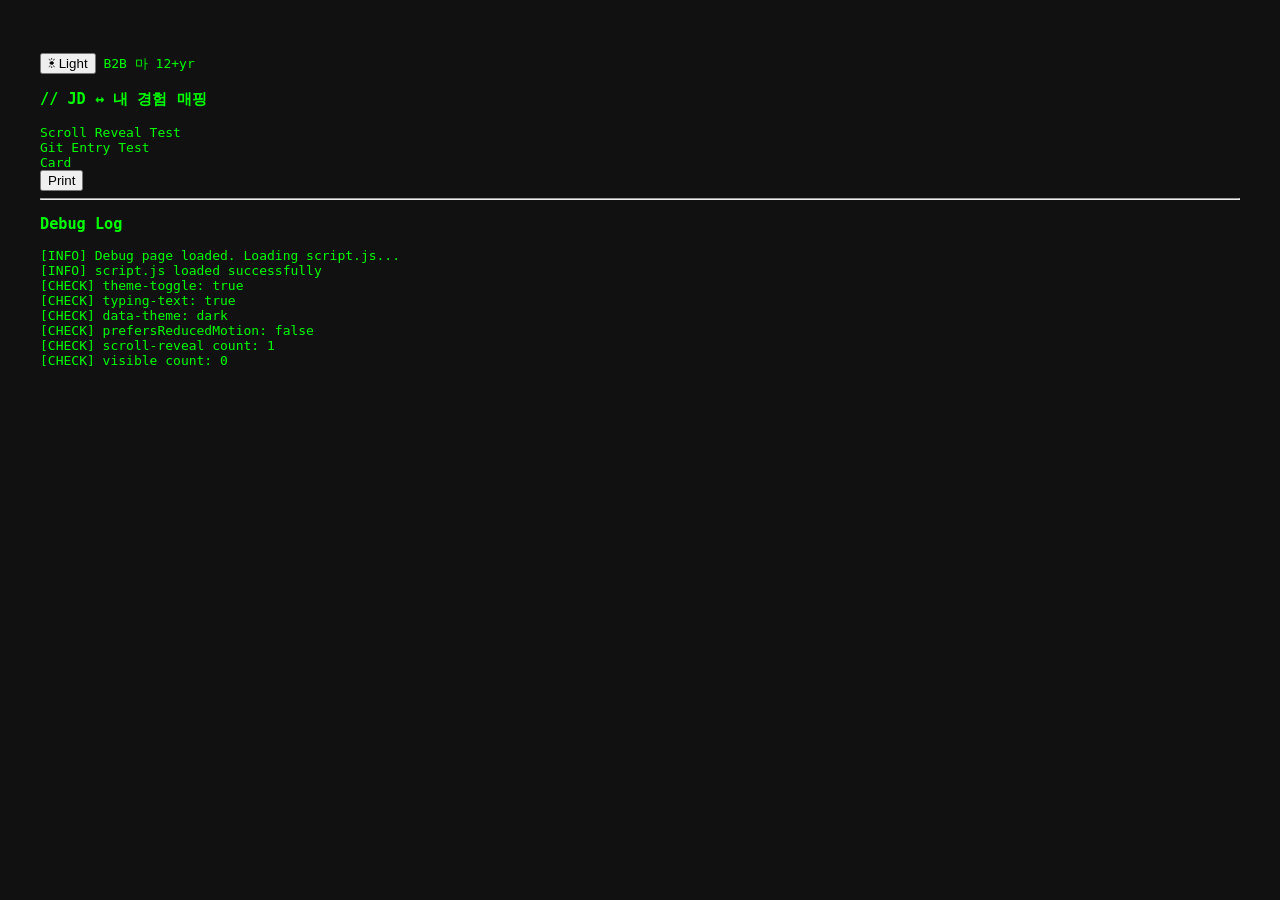
<file: debug.html>
<!DOCTYPE html>
<html lang="ko" data-theme="dark">
<head><meta charset="UTF-8"><title>JS Debug</title>
<style>
  body { font-family: monospace; padding: 2rem; background: #111; color: #0f0; }
  #log { white-space: pre-wrap; }
  .status { padding: 0.5rem; margin: 0.2rem 0; }
  .pass { color: #0f0; }
  .fail { color: #f00; }
</style>
</head>
<body>

<!-- Minimal DOM stubs for script.js -->
<nav><ul class="nav-links"><li id="nav-why"><a href="#why">Why</a></li></ul></nav>
<button id="theme-toggle" class="theme-toggle">☀ Light</button>
<span id="typing-text"></span><span class="cursor"></span>
<span class="hero-stat-num" data-target="12" data-suffix="+yr">0yr</span>
<section id="hero"></section>
<section id="why">
  <span class="section-label"></span>
  <h2 class="section-title"></h2>
  <div id="why-grid"></div>
</section>
<h3 id="jd-section-title"></h3>
<tbody id="jd-table-body"></tbody>
<p id="contact-line"></p>
<div class="scroll-reveal">Scroll Reveal Test</div>
<div class="git-entry">Git Entry Test</div>
<div class="skill-bar-item"><div class="skill-bar-fill" data-pct="80"></div></div>
<div class="project-card"><div class="project-card-inner">Card</div></div>
<button id="print-btn">Print</button>

<hr/>
<h3>Debug Log</h3>
<pre id="log"></pre>

<script>
const logEl = document.getElementById("log");
function addLog(prefix, args) {
  logEl.textContent += prefix + Array.from(args).join(" ") + "\n";
}
const origLog = console.log;
const origErr = console.error;
console.log = function() { addLog("[LOG] ", arguments); origLog.apply(console, arguments); };
console.error = function() { addLog("[ERR] ", arguments); origErr.apply(console, arguments); };
window.onerror = function(msg, url, line, col, err) {
  addLog("[ERROR] ", [msg, " at line " + line + " col " + col]);
  return false;
};
window.addEventListener("unhandledrejection", function(e) {
  addLog("[PROMISE] ", [e.reason]);
});
addLog("[INFO] ", ["Debug page loaded. Loading script.js..."]);
</script>

<script src="script.js"></script>

<script>
addLog("[INFO] ", ["script.js loaded successfully"]);
addLog("[CHECK] ", ["theme-toggle: " + !!document.getElementById("theme-toggle")]);
addLog("[CHECK] ", ["typing-text: " + !!document.getElementById("typing-text")]);
addLog("[CHECK] ", ["data-theme: " + document.documentElement.getAttribute("data-theme")]);
addLog("[CHECK] ", ["prefersReducedMotion: " + window.matchMedia("(prefers-reduced-motion: reduce)").matches]);
addLog("[CHECK] ", ["scroll-reveal count: " + document.querySelectorAll(".scroll-reveal").length]);
addLog("[CHECK] ", ["visible count: " + document.querySelectorAll(".visible").length]);

// Test typing animation
setTimeout(function() {
  var t = document.getElementById("typing-text");
  addLog("[CHECK] ", ["typing-text content after 2s: '" + (t ? t.textContent : "null") + "'"]);
  if (t && t.textContent.length > 0) {
    addLog("[PASS] ", ["Typing animation is working"]);
  } else {
    addLog("[FAIL] ", ["Typing animation NOT working"]);
  }
}, 2000);
</script>
</body></html>
</file>
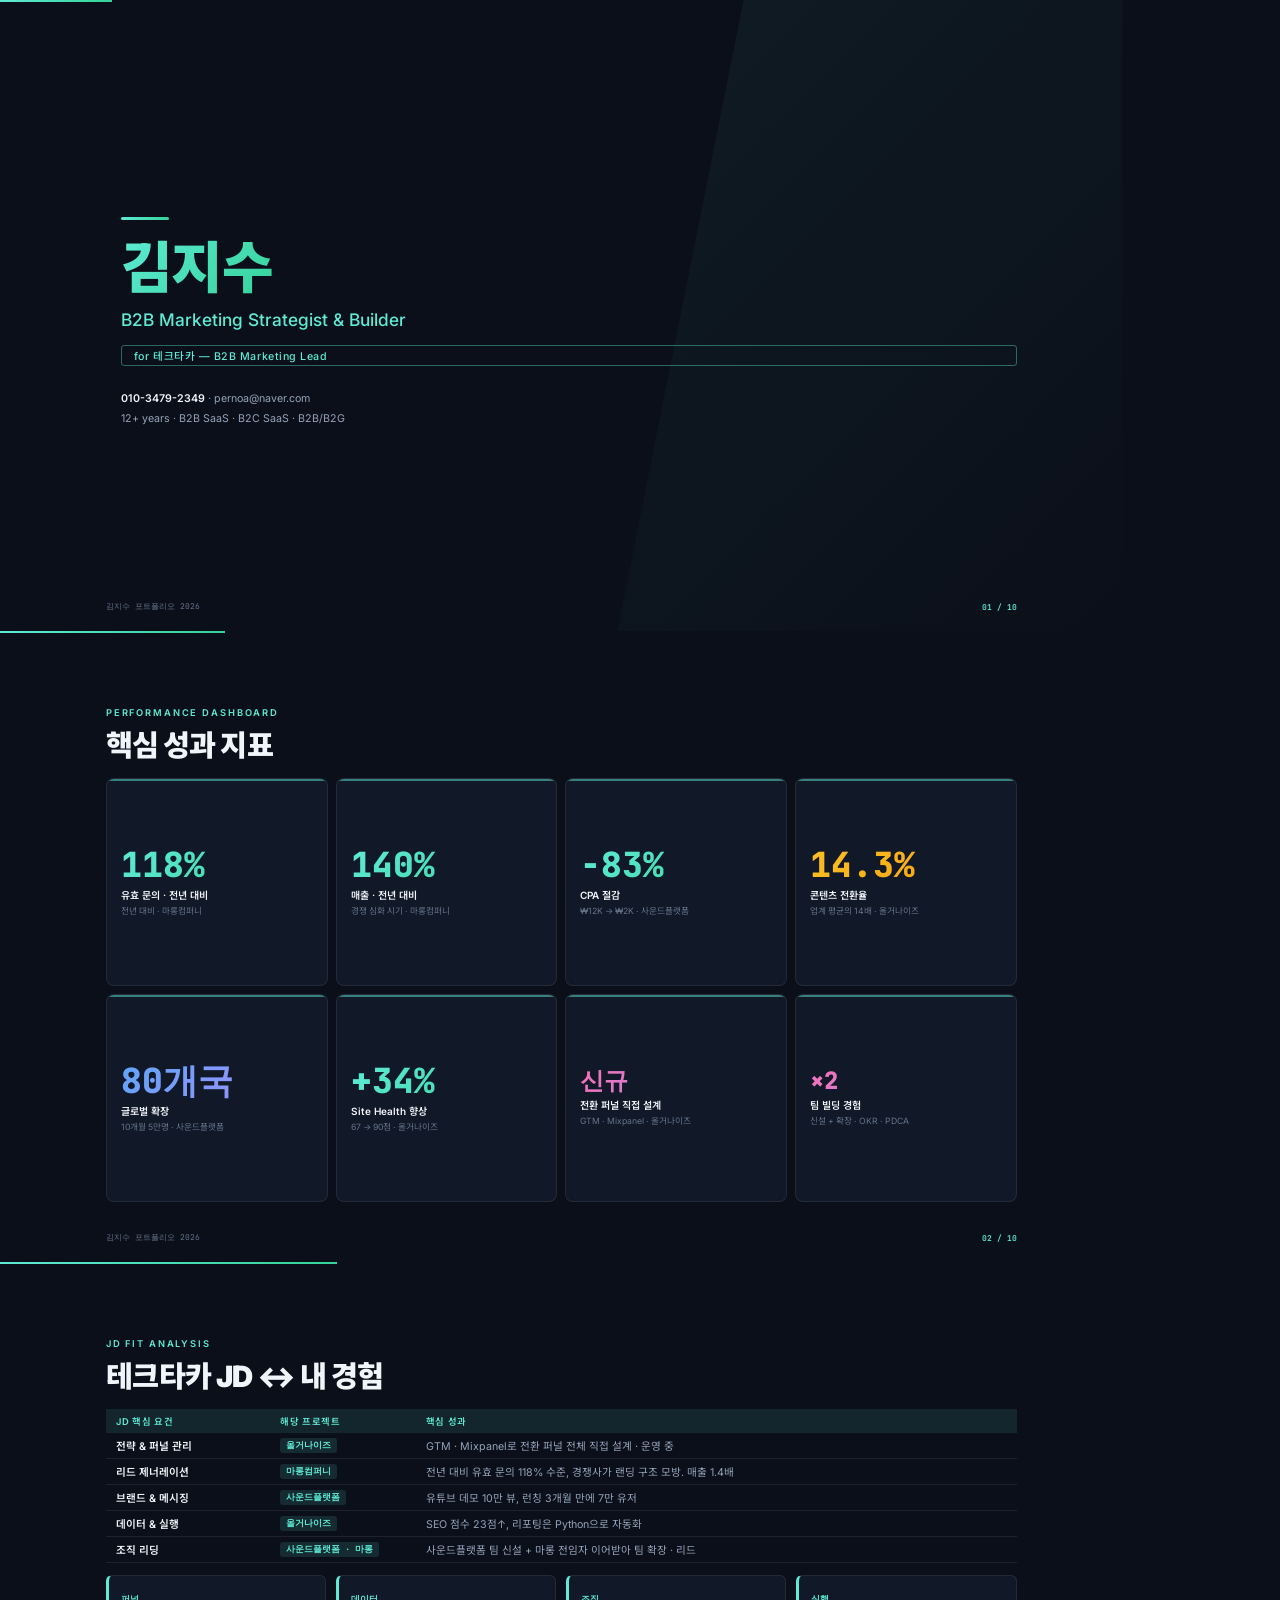
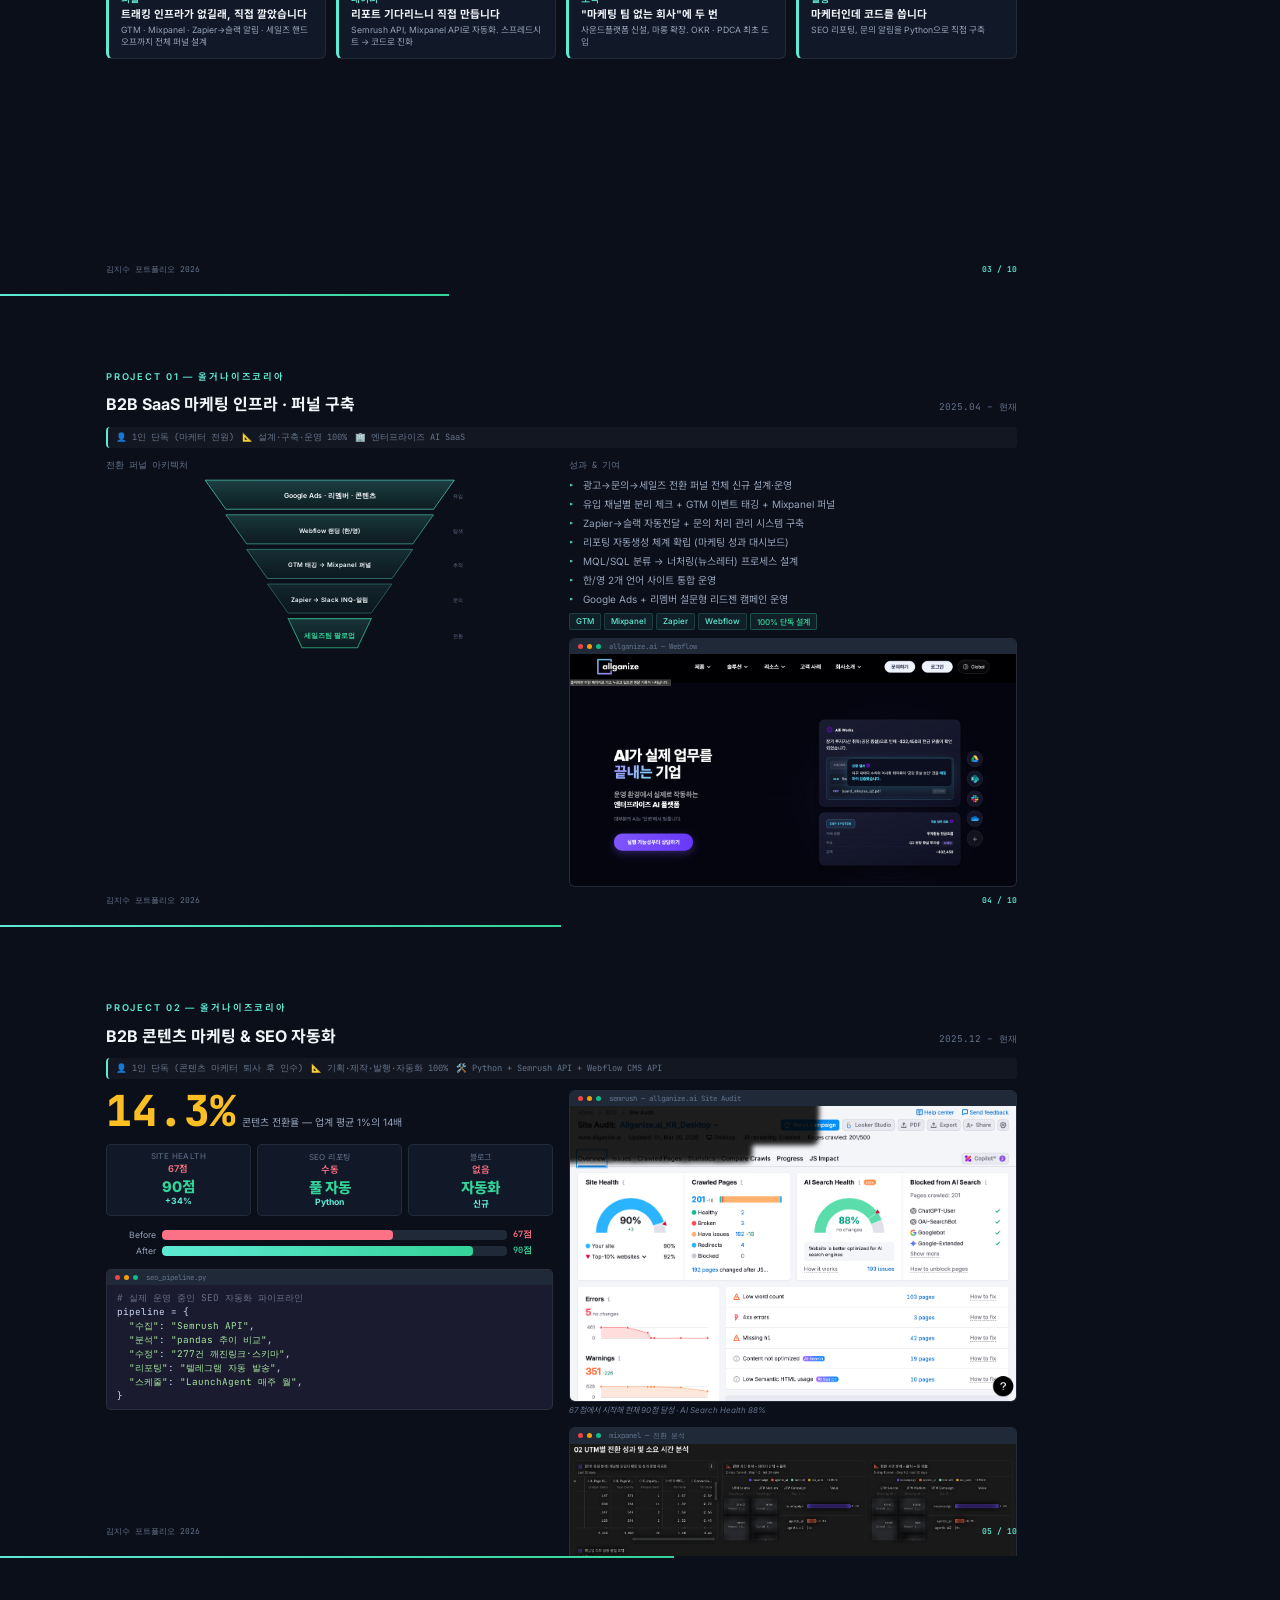
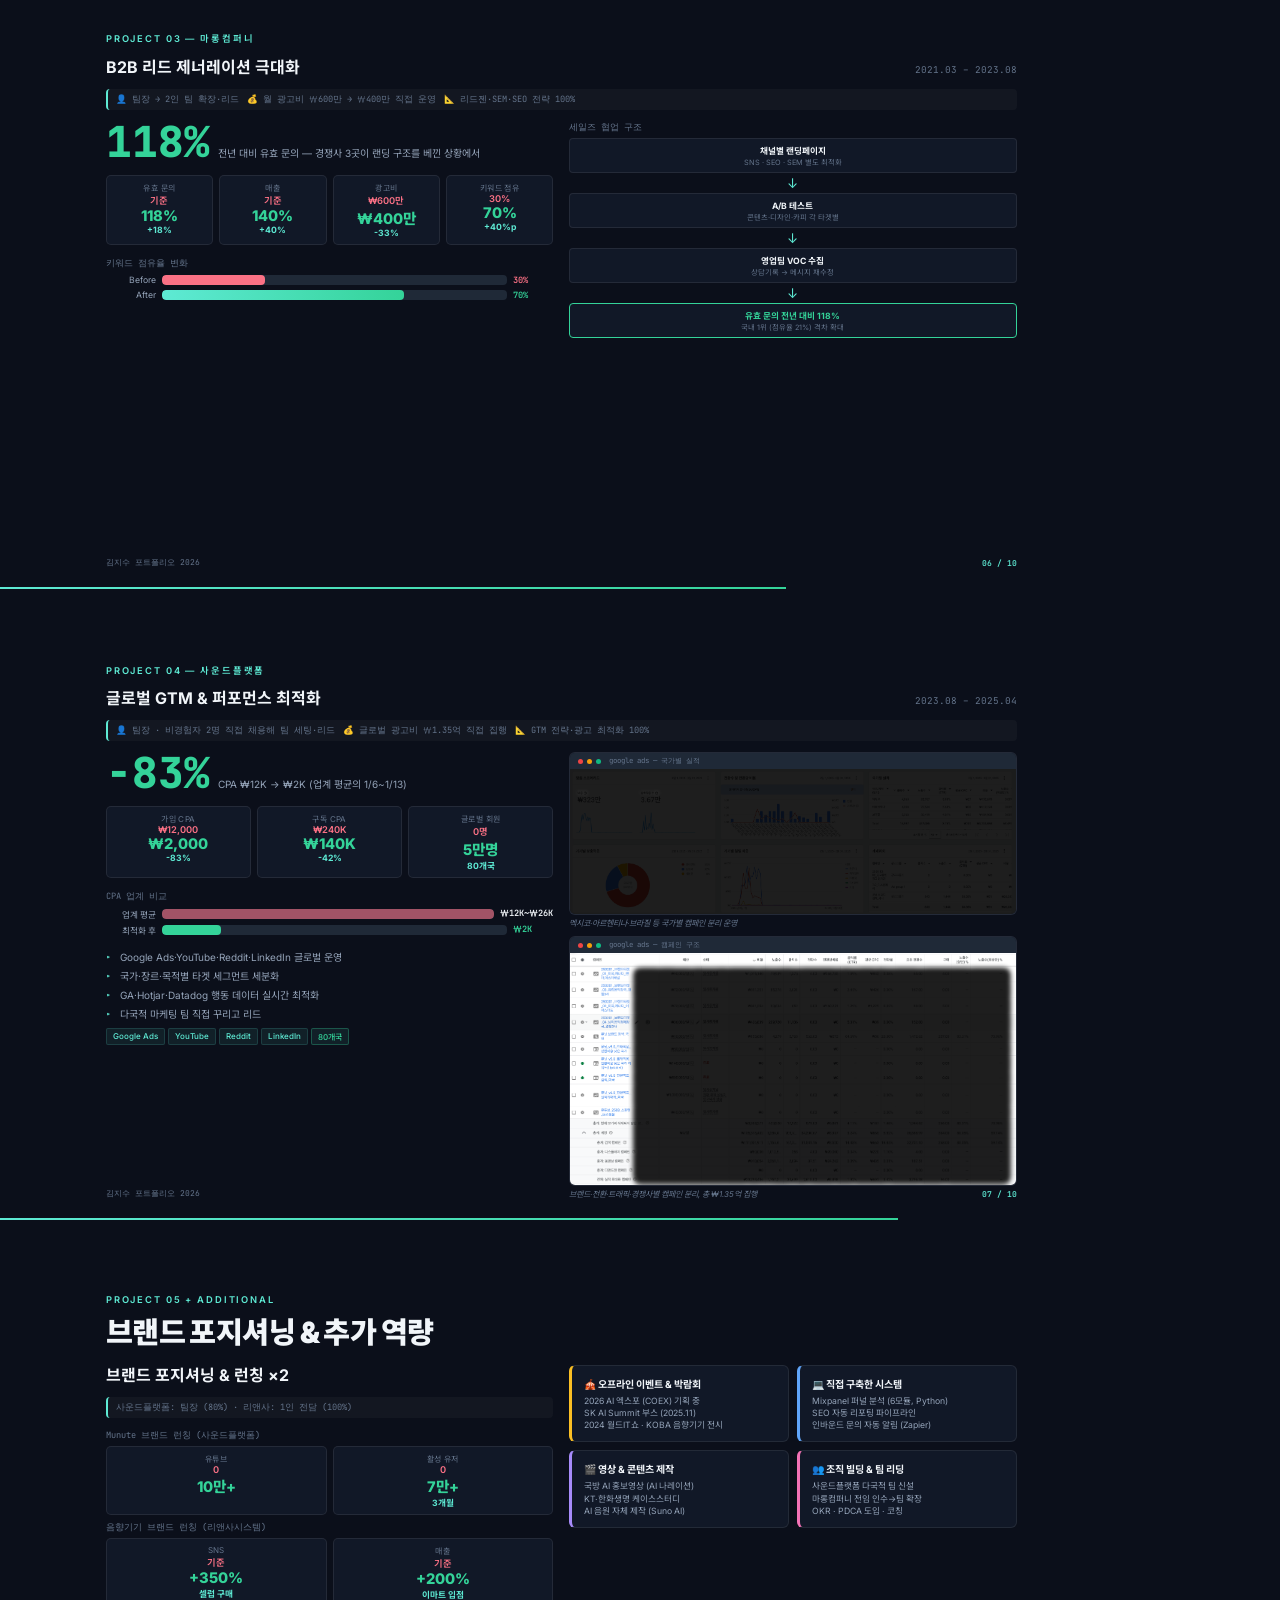
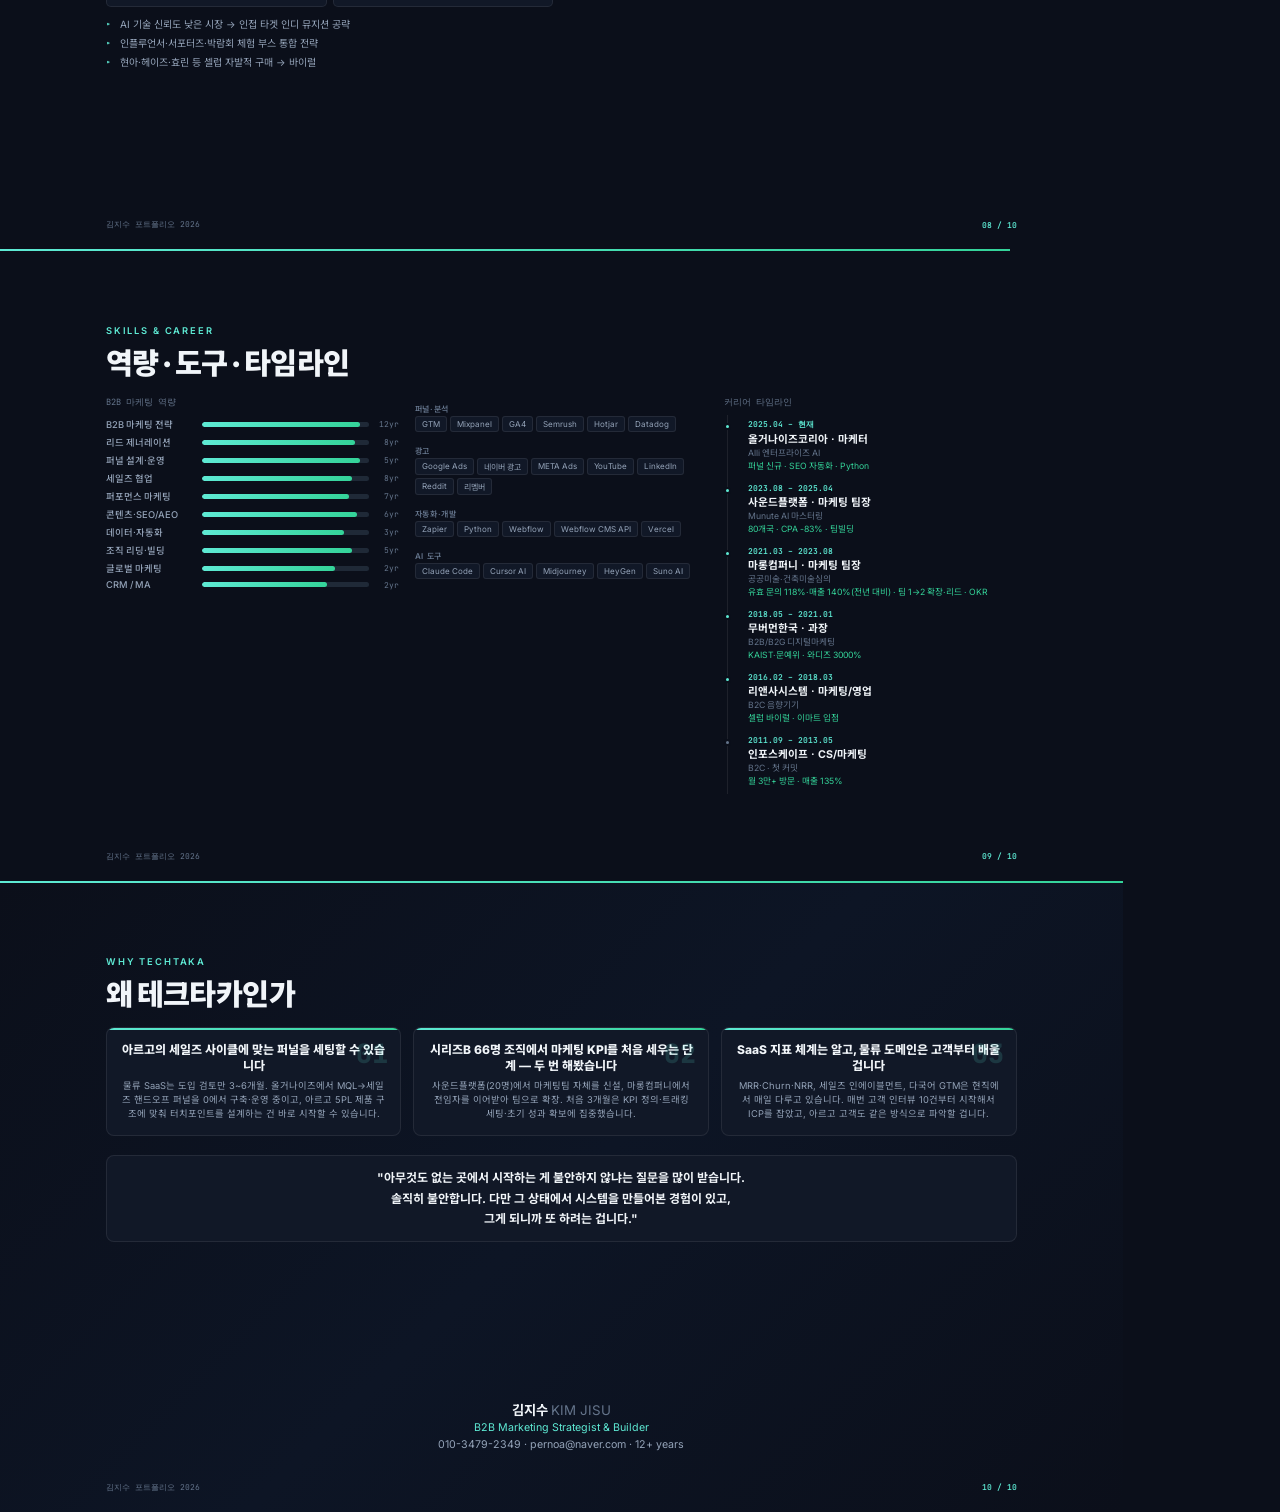
<file: portfolio-deck.html>
<!DOCTYPE html>
<html lang="ko">
<head>
<meta charset="UTF-8"/>
<title>김지수 — B2B Marketing Strategist & Builder</title>
<style>
  @import url('https://fonts.googleapis.com/css2?family=Inter:wght@300;400;500;600;700;800;900&family=JetBrains+Mono:wght@400;600;700&family=Noto+Sans+KR:wght@300;400;500;700;900&display=swap');

  *, *::before, *::after { margin: 0; padding: 0; box-sizing: border-box; }

  :root {
    --bg: #0B0F1A;
    --bg2: #111827;
    --bg3: #1F2937;
    --text: #F1F5F9;
    --text2: #94A3B8;
    --muted: #64748B;
    --teal: #5EEAD4;
    --green: #34D399;
    --blue: #60A5FA;
    --purple: #A78BFA;
    --pink: #F472B6;
    --yellow: #FBBF24;
    --red: #FB7185;
    --border: rgba(255,255,255,0.08);
    --glow: 0 0 40px rgba(94,234,212,0.08);
  }

  @page { size: 297mm 167mm; margin: 0; }

  body {
    font-family: 'Inter', 'Noto Sans KR', -apple-system, sans-serif;
    color: var(--text);
    background: var(--bg);
    -webkit-print-color-adjust: exact;
    print-color-adjust: exact;
  }

  /* ── Slide ── */
  .slide {
    width: 297mm;
    height: 167mm;
    position: relative;
    overflow: hidden;
    page-break-after: always;
    display: flex;
    flex-direction: column;
  }
  .slide:last-child { page-break-after: auto; }

  .slide-inner {
    flex: 1;
    padding: 20mm 28mm 16mm;
    display: flex;
    flex-direction: column;
  }

  /* ── Slide footer ── */
  .s-footer {
    position: absolute;
    bottom: 5mm;
    left: 28mm;
    right: 28mm;
    display: flex;
    justify-content: space-between;
    align-items: center;
    font-size: 6pt;
    color: var(--muted);
    font-family: 'JetBrains Mono', monospace;
  }
  .s-footer .page { color: var(--teal); font-weight: 600; }

  /* ── Progress bar at top ── */
  .slide::before {
    content: '';
    position: absolute;
    top: 0; left: 0;
    height: 2px;
    background: linear-gradient(90deg, var(--teal), var(--green));
    z-index: 10;
  }
  .slide:nth-child(1)::before { width: 10%; }
  .slide:nth-child(2)::before { width: 20%; }
  .slide:nth-child(3)::before { width: 30%; }
  .slide:nth-child(4)::before { width: 40%; }
  .slide:nth-child(5)::before { width: 50%; }
  .slide:nth-child(6)::before { width: 60%; }
  .slide:nth-child(7)::before { width: 70%; }
  .slide:nth-child(8)::before { width: 80%; }
  .slide:nth-child(9)::before { width: 90%; }
  .slide:nth-child(10)::before { width: 100%; }

  /* ── Typography ── */
  .mono { font-family: 'JetBrains Mono', monospace; }
  .label { font-size: 7pt; font-weight: 600; color: var(--teal); text-transform: uppercase; letter-spacing: 0.2em; margin-bottom: 3mm; }
  .heading { font-size: 22pt; font-weight: 900; line-height: 1.15; letter-spacing: -0.02em; }
  .subheading { font-size: 12pt; font-weight: 700; line-height: 1.3; }
  .body-text { font-size: 8pt; color: var(--text2); line-height: 1.6; }

  /* ── Layout helpers ── */
  .row { display: flex; gap: 16px; }
  .col { flex: 1; }
  .col-2 { display: grid; grid-template-columns: 1fr 1fr; gap: 16px; }
  .col-3 { display: grid; grid-template-columns: 1fr 1fr 1fr; gap: 12px; }
  .col-4 { display: grid; grid-template-columns: repeat(4, 1fr); gap: 10px; }
  .grow { flex: 1; }
  .gap-8 { gap: 8px; }
  .gap-12 { gap: 12px; }
  .mt-8 { margin-top: 8px; }
  .mt-12 { margin-top: 12px; }

  /* ═══════════════════════════════
     01 COVER
     ═══════════════════════════════ */
  .cover {
    justify-content: center;
    background: var(--bg);
    position: relative;
  }
  .cover::after {
    content: '';
    position: absolute;
    top: 0; right: 0;
    width: 45%;
    height: 100%;
    background: linear-gradient(135deg, rgba(94,234,212,0.06) 0%, rgba(52,211,153,0.03) 50%, transparent 100%);
    clip-path: polygon(25% 0, 100% 0, 100% 100%, 0 100%);
  }
  .cover .slide-inner { justify-content: center; padding-left: 32mm; z-index: 1; }
  .cover-accent { width: 48px; height: 3px; background: linear-gradient(90deg, var(--teal), var(--green)); border-radius: 2px; margin-bottom: 5mm; }
  .cover h1 { font-size: 42pt; font-weight: 900; letter-spacing: -0.03em; line-height: 1.05; }
  .cover h1 span { background: linear-gradient(135deg, var(--teal), var(--green)); -webkit-background-clip: text; -webkit-text-fill-color: transparent; background-clip: text; }
  .cover .role { font-size: 13pt; color: var(--teal); font-weight: 500; margin-top: 3mm; }
  .cover .target { display: inline-block; font-size: 8pt; color: var(--teal); border: 1px solid rgba(94,234,212,0.4); padding: 2px 12px; border-radius: 3px; margin-top: 4mm; font-weight: 500; letter-spacing: 0.05em; }
  .cover .contact-info { margin-top: 6mm; font-size: 8pt; color: var(--text2); line-height: 1.9; }
  .cover .contact-info strong { color: var(--text); font-weight: 600; }

  /* ═══════════════════════════════
     02 DASHBOARD
     ═══════════════════════════════ */
  .bento { display: grid; grid-template-columns: repeat(4, 1fr); grid-template-rows: 1fr 1fr; gap: 8px; flex: 1; }
  .bento-card {
    background: var(--bg2);
    border: 1px solid var(--border);
    border-radius: 8px;
    padding: 12px 14px;
    display: flex;
    flex-direction: column;
    justify-content: center;
    position: relative;
    overflow: hidden;
  }
  .bento-card::before {
    content: '';
    position: absolute;
    top: 0; left: 0; right: 0;
    height: 2px;
    background: var(--teal);
    opacity: 0.5;
  }
  .bento-card .num {
    font-size: 26pt;
    font-weight: 900;
    font-family: 'JetBrains Mono', monospace;
    line-height: 1;
    background: linear-gradient(135deg, var(--teal), var(--green));
    -webkit-background-clip: text;
    -webkit-text-fill-color: transparent;
    background-clip: text;
  }
  .bento-card .num.yellow { background: linear-gradient(135deg, var(--yellow), #F59E0B); -webkit-background-clip: text; background-clip: text; }
  .bento-card .num.blue { background: linear-gradient(135deg, var(--blue), var(--purple)); -webkit-background-clip: text; background-clip: text; }
  .bento-card .num.pink { background: linear-gradient(135deg, var(--pink), var(--purple)); -webkit-background-clip: text; background-clip: text; }
  .bento-card .b-label { font-size: 7.5pt; font-weight: 600; color: var(--text); margin-top: 4px; }
  .bento-card .b-sub { font-size: 6.5pt; color: var(--muted); margin-top: 2px; }

  /* ═══════════════════════════════
     03 JD + STRENGTHS
     ═══════════════════════════════ */
  .jd-table { width: 100%; border-collapse: collapse; font-size: 8pt; }
  .jd-table th { background: rgba(94,234,212,0.1); color: var(--teal); padding: 5px 10px; text-align: left; font-weight: 600; font-size: 7pt; text-transform: uppercase; letter-spacing: 0.08em; }
  .jd-table td { padding: 5px 10px; border-bottom: 1px solid var(--border); color: var(--text2); }
  .jd-table td:first-child { color: var(--text); font-weight: 600; }
  .jd-badge { display: inline-block; background: rgba(94,234,212,0.12); color: var(--teal); padding: 1px 6px; border-radius: 3px; font-size: 6.5pt; font-weight: 600; font-family: 'JetBrains Mono', monospace; }

  .str-card {
    background: var(--bg2);
    border: 1px solid var(--border);
    border-radius: 6px;
    padding: 10px 12px;
    border-left: 3px solid var(--teal);
  }
  .str-card .s-num { font-family: 'JetBrains Mono', monospace; font-size: 6.5pt; color: var(--teal); font-weight: 600; }
  .str-card h4 { font-size: 8pt; font-weight: 700; margin: 2px 0; line-height: 1.3; color: var(--text); }
  .str-card p { font-size: 6.5pt; color: var(--text2); line-height: 1.4; }

  /* ═══════════════════════════════
     PROJECT slides
     ═══════════════════════════════ */
  .proj-header { display: flex; justify-content: space-between; align-items: baseline; margin-bottom: 3mm; }
  .proj-period { font-family: 'JetBrains Mono', monospace; font-size: 7pt; color: var(--muted); }
  .proj-scope {
    display: flex; gap: 8px; flex-wrap: wrap;
    font-size: 6.5pt; color: var(--muted); font-family: 'JetBrains Mono', monospace;
    padding: 4px 8px; background: rgba(255,255,255,0.03); border-radius: 4px;
    border-left: 2px solid var(--teal); margin-bottom: 3mm;
  }
  .proj-big { font-size: 32pt; font-weight: 900; font-family: 'JetBrains Mono', monospace; line-height: 1; }
  .proj-big-label { font-size: 7.5pt; color: var(--text2); display: block; margin-top: 2px; margin-bottom: 3mm; }

  /* Delta chips */
  .delta-row { display: flex; gap: 6px; flex-wrap: wrap; }
  .delta-chip {
    background: var(--bg2);
    border: 1px solid var(--border);
    border-radius: 5px;
    padding: 6px 10px;
    text-align: center;
    flex: 1;
    min-width: 60px;
  }
  .delta-chip .d-label { font-size: 6pt; color: var(--muted); text-transform: uppercase; letter-spacing: 0.05em; }
  .delta-chip .d-before { font-size: 7pt; color: var(--red); font-weight: 600; }
  .delta-chip .d-after { font-size: 11pt; font-weight: 800; color: var(--green); }
  .delta-chip .d-pct { font-size: 6.5pt; font-weight: 700; color: var(--teal); }

  /* Achievement list */
  .ach { list-style: none; }
  .ach li { font-size: 7.5pt; color: var(--text2); padding: 2px 0 2px 14px; position: relative; line-height: 1.5; }
  .ach li::before { content: '▸'; position: absolute; left: 0; color: var(--teal); font-size: 7pt; }

  /* Tags */
  .tags { display: flex; flex-wrap: wrap; gap: 3px; margin-top: 4px; }
  .tag { font-size: 6pt; background: rgba(94,234,212,0.08); color: var(--teal); padding: 2px 6px; border-radius: 2px; font-weight: 500; border: 1px solid rgba(94,234,212,0.15); }

  /* Screenshot */
  .ss-frame { border: 1px solid var(--border); border-radius: 6px; overflow: hidden; background: var(--bg2); }
  .ss-bar { background: var(--bg3); padding: 3px 8px; display: flex; align-items: center; gap: 4px; }
  .dot { width: 5px; height: 5px; border-radius: 50%; display: inline-block; }
  .dot-r { background: #ef4444; } .dot-y { background: #f59e0b; } .dot-g { background: #10b981; }
  .ss-url { font-size: 5.5pt; color: var(--muted); font-family: 'JetBrains Mono', monospace; margin-left: 4px; }
  .ss-frame img { width: 100%; display: block; }
  .ss-caption { font-size: 6pt; color: var(--muted); margin-top: 2px; font-style: italic; }

  /* Bar chart */
  .bar-row { display: flex; align-items: center; gap: 6px; margin-bottom: 3px; }
  .bar-lbl { font-size: 6.5pt; min-width: 50px; text-align: right; color: var(--text2); }
  .bar-track { flex: 1; height: 10px; background: var(--bg3); border-radius: 4px; overflow: hidden; }
  .bar-fill { height: 100%; border-radius: 4px; }
  .bar-val { font-size: 6.5pt; min-width: 40px; font-family: 'JetBrains Mono', monospace; font-weight: 600; }

  /* SVG funnel */
  .svg-funnel { width: 100%; max-height: 180px; }

  /* Code block */
  .code-box { background: #1a1b2e; border-radius: 5px; overflow: hidden; border: 1px solid var(--border); }
  .code-hdr { background: var(--bg3); padding: 3px 8px; display: flex; align-items: center; gap: 4px; }
  .code-fn { font-size: 5.5pt; color: var(--muted); font-family: 'JetBrains Mono', monospace; margin-left: 4px; }
  .code-body { padding: 6px 10px; font-size: 7pt; line-height: 1.5; font-family: 'JetBrains Mono', monospace; color: #cdd6f4; white-space: pre; }
  .ck { color: #cba6f7; } .cs { color: #a6e3a1; } .cc { color: #6c7086; } .cf { color: #89b4fa; }

  /* ═══════════════════════════════
     SKILLS
     ═══════════════════════════════ */
  .sk-row { display: grid; grid-template-columns: 90px 1fr 24px; align-items: center; gap: 6px; font-size: 7pt; padding: 2px 0; }
  .sk-name { font-weight: 500; color: var(--text2); }
  .sk-track { height: 5px; background: var(--bg3); border-radius: 3px; overflow: hidden; }
  .sk-fill { height: 100%; background: linear-gradient(90deg, var(--teal), var(--green)); border-radius: 3px; }
  .sk-yr { font-family: 'JetBrains Mono', monospace; font-size: 6pt; color: var(--muted); text-align: right; }

  .tool-sec { display: flex; flex-direction: column; gap: 6px; }
  .tool-cat { font-size: 6pt; font-weight: 600; color: var(--muted); text-transform: uppercase; letter-spacing: 0.08em; }
  .tool-wrap { display: flex; flex-wrap: wrap; gap: 3px; }
  .tool-tag { font-size: 6pt; background: var(--bg2); border: 1px solid var(--border); padding: 2px 6px; border-radius: 3px; color: var(--text2); }

  /* ═══════════════════════════════
     TIMELINE
     ═══════════════════════════════ */
  .tl-container { display: flex; flex-direction: column; gap: 0; position: relative; padding-left: 14px; }
  .tl-container::before { content: ''; position: absolute; left: 3px; top: 0; bottom: 0; width: 1px; background: var(--border); }
  .tl-item { padding: 4px 0 8px 10px; position: relative; }
  .tl-item::before { content: ''; position: absolute; left: -14px; top: 8px; width: 7px; height: 7px; border-radius: 50%; background: var(--teal); border: 2px solid var(--bg); z-index: 1; }
  .tl-item:last-child::before { background: var(--muted); }
  .tl-period { font-family: 'JetBrains Mono', monospace; font-size: 6pt; color: var(--teal); font-weight: 600; }
  .tl-title { font-size: 8pt; font-weight: 700; color: var(--text); margin-top: 1px; }
  .tl-sub { font-size: 6.5pt; color: var(--muted); }
  .tl-result { font-size: 6.5pt; color: var(--green); margin-top: 1px; }

  /* ═══════════════════════════════
     WHY + CLOSING
     ═══════════════════════════════ */
  .why-card {
    background: var(--bg2);
    border: 1px solid var(--border);
    border-radius: 8px;
    padding: 14px;
    position: relative;
    overflow: hidden;
  }
  .why-card::before {
    content: '';
    position: absolute;
    top: 0; left: 0;
    width: 100%;
    height: 2px;
    background: linear-gradient(90deg, var(--teal), var(--green));
  }
  .why-card .wn { font-family: 'JetBrains Mono', monospace; font-size: 20pt; font-weight: 900; color: rgba(94,234,212,0.15); position: absolute; top: 8px; right: 12px; }
  .why-card h3 { font-size: 9pt; font-weight: 800; margin-bottom: 6px; line-height: 1.3; color: var(--text); }
  .why-card p { font-size: 7pt; color: var(--text2); line-height: 1.5; }

  .closing {
    justify-content: center;
    align-items: center;
    text-align: center;
    background: linear-gradient(135deg, var(--bg) 0%, #0d1525 50%, var(--bg) 100%);
  }
  .closing .slide-inner { justify-content: center; align-items: center; }
  .closing h2 { font-size: 28pt; font-weight: 900; margin-bottom: 4px; }
  .closing .c-role { font-size: 11pt; color: var(--teal); font-weight: 500; margin-bottom: 6mm; }
  .closing .c-info { font-size: 8.5pt; color: var(--text2); line-height: 2.2; }
  .closing .c-url { margin-top: 5mm; font-family: 'JetBrains Mono', monospace; font-size: 7.5pt; color: var(--teal); background: rgba(94,234,212,0.08); display: inline-block; padding: 4px 16px; border-radius: 4px; border: 1px solid rgba(94,234,212,0.2); }

  /* ── Funnel flow steps ── */
  .funnel-flow { display: flex; gap: 3px; align-items: center; }
  .f-step { background: var(--bg2); border: 1px solid var(--border); border-radius: 4px; padding: 5px 6px; text-align: center; flex: 1; }
  .f-step .f-label { font-size: 6.5pt; font-weight: 700; color: var(--text); }
  .f-step .f-sub { font-size: 5.5pt; color: var(--muted); }
  .f-arrow { color: var(--teal); font-size: 8pt; font-weight: 700; }
  .f-step.final { border-color: var(--green); }
  .f-step.final .f-label { color: var(--green); }

  /* ── Progress ring ── */
  .ring-inline { display: flex; align-items: center; gap: 10px; }

  @media print {
    :root {
      --bg: #FFFFFF;
      --bg2: #F8FAFC;
      --bg3: #F1F5F9;
      --text: #1A1A2E;
      --text2: #4A4A6A;
      --muted: #6B7280;
      --teal: #0D7377;
      --green: #059669;
      --blue: #2563EB;
      --purple: #7C3AED;
      --pink: #DB2777;
      --yellow: #B45309;
      --red: #BE123C;
      --border: #E2E8F0;
      --glow: none;
    }
    body { background: #FFFFFF !important; -webkit-print-color-adjust: exact; print-color-adjust: exact; }
    .slide { background: #FFFFFF !important; break-after: page; }
    .slide:last-child { break-after: auto; }
  }
</style>
</head>
<body>

<!-- ════════════════════════════════════════
     01 — COVER
     ════════════════════════════════════════ -->
<div class="slide cover">
  <div class="slide-inner">
    <div class="cover-accent"></div>
    <h1><span>김지수</span></h1>
    <div class="role">B2B Marketing Strategist & Builder</div>
    <span class="target">for 테크타카 — B2B Marketing Lead</span>
    <div class="contact-info">
      <strong>010-3479-2349</strong> · pernoa@naver.com<br/>
      12+ years · B2B SaaS · B2C SaaS · B2B/B2G
    </div>
  </div>
  <div class="s-footer"><span>김지수 포트폴리오 2026</span><span class="page">01 / 10</span></div>
</div>

<!-- ════════════════════════════════════════
     02 — DASHBOARD
     ════════════════════════════════════════ -->
<div class="slide">
  <div class="slide-inner">
    <div class="label">Performance Dashboard</div>
    <div class="heading" style="margin-bottom:4mm;">핵심 성과 지표</div>
    <div class="bento">
      <div class="bento-card"><span class="num">118%</span><span class="b-label">유효 문의 · 전년 대비</span><span class="b-sub">전년 대비 · 마롱컴퍼니</span></div>
      <div class="bento-card"><span class="num">140%</span><span class="b-label">매출 · 전년 대비</span><span class="b-sub">경쟁 심화 시기 · 마롱컴퍼니</span></div>
      <div class="bento-card"><span class="num">-83%</span><span class="b-label">CPA 절감</span><span class="b-sub">₩12K → ₩2K · 사운드플랫폼</span></div>
      <div class="bento-card"><span class="num yellow">14.3%</span><span class="b-label">콘텐츠 전환율</span><span class="b-sub">업계 평균의 14배 · 올거나이즈</span></div>
      <div class="bento-card"><span class="num blue">80개국</span><span class="b-label">글로벌 확장</span><span class="b-sub">10개월 5만명 · 사운드플랫폼</span></div>
      <div class="bento-card"><span class="num">+34%</span><span class="b-label">Site Health 향상</span><span class="b-sub">67 → 90점 · 올거나이즈</span></div>
      <div class="bento-card"><span class="num pink" style="font-size:18pt;">신규</span><span class="b-label">전환 퍼널 직접 설계</span><span class="b-sub">GTM · Mixpanel · 올거나이즈</span></div>
      <div class="bento-card"><span class="num pink" style="font-size:18pt;">×2</span><span class="b-label">팀 빌딩 경험</span><span class="b-sub">신설 + 확장 · OKR · PDCA</span></div>
    </div>
  </div>
  <div class="s-footer"><span>김지수 포트폴리오 2026</span><span class="page">02 / 10</span></div>
</div>

<!-- ════════════════════════════════════════
     03 — JD MAPPING + STRENGTHS
     ════════════════════════════════════════ -->
<div class="slide">
  <div class="slide-inner">
    <div class="label">JD Fit Analysis</div>
    <div class="heading" style="margin-bottom:4mm;">테크타카 JD ↔ 내 경험</div>
    <table class="jd-table">
      <thead><tr><th style="width:18%;">JD 핵심 요건</th><th style="width:16%;">해당 프로젝트</th><th>핵심 성과</th></tr></thead>
      <tbody>
        <tr><td>전략 & 퍼널 관리</td><td><span class="jd-badge">올거나이즈</span></td><td>GTM · Mixpanel로 전환 퍼널 전체 직접 설계 · 운영 중</td></tr>
        <tr><td>리드 제너레이션</td><td><span class="jd-badge">마롱컴퍼니</span></td><td>전년 대비 유효 문의 118% 수준, 경쟁사가 랜딩 구조 모방. 매출 1.4배</td></tr>
        <tr><td>브랜드 & 메시징</td><td><span class="jd-badge">사운드플랫폼</span></td><td>유튜브 데모 10만 뷰, 런칭 3개월 만에 7만 유저</td></tr>
        <tr><td>데이터 & 실행</td><td><span class="jd-badge">올거나이즈</span></td><td>SEO 점수 23점↑, 리포팅은 Python으로 자동화</td></tr>
        <tr><td>조직 리딩</td><td><span class="jd-badge">사운드플랫폼 · 마롱</span></td><td>사운드플랫폼 팀 신설 + 마롱 전임자 이어받아 팀 확장 · 리드</td></tr>
      </tbody>
    </table>
    <div class="col-4 mt-12">
      <div class="str-card"><span class="s-num">퍼널</span><h4>트래킹 인프라가 없길래, 직접 깔았습니다</h4><p>GTM · Mixpanel · Zapier→슬랙 알림 · 세일즈 핸드오프까지 전체 퍼널 설계</p></div>
      <div class="str-card"><span class="s-num">데이터</span><h4>리포트 기다리느니 직접 만듭니다</h4><p>Semrush API, Mixpanel API로 자동화. 스프레드시트 → 코드로 진화</p></div>
      <div class="str-card"><span class="s-num">조직</span><h4>"마케팅 팀 없는 회사"에 두 번</h4><p>사운드플랫폼 신설, 마롱 확장. OKR · PDCA 최초 도입</p></div>
      <div class="str-card"><span class="s-num">실행</span><h4>마케터인데 코드를 씁니다</h4><p>SEO 리포팅, 문의 알림을 Python으로 직접 구축</p></div>
    </div>
  </div>
  <div class="s-footer"><span>김지수 포트폴리오 2026</span><span class="page">03 / 10</span></div>
</div>

<!-- ════════════════════════════════════════
     04 — PROJECT 01: 올거나이즈 퍼널
     ════════════════════════════════════════ -->
<div class="slide">
  <div class="slide-inner">
    <div class="label">Project 01 — 올거나이즈코리아</div>
    <div class="proj-header">
      <div class="subheading">B2B SaaS 마케팅 인프라 · 퍼널 구축</div>
      <span class="proj-period">2025.04 – 현재</span>
    </div>
    <div class="proj-scope">
      <span>👤 1인 단독 (마케터 전원)</span>
      <span>📐 설계·구축·운영 100%</span>
      <span>🏢 엔터프라이즈 AI SaaS</span>
    </div>

    <div class="col-2" style="flex:1;">
      <!-- Left: Funnel SVG -->
      <div>
        <div style="font-size:6.5pt; color:var(--muted); font-family:'JetBrains Mono',monospace; margin-bottom:4px;">전환 퍼널 아키텍처</div>
        <svg class="svg-funnel" viewBox="0 0 400 260" xmlns="http://www.w3.org/2000/svg">
          <defs>
            <linearGradient id="fg2" x1="0" y1="0" x2="0" y2="1">
              <stop offset="0%" stop-color="#5EEAD4" stop-opacity="0.25"/>
              <stop offset="100%" stop-color="#34D399" stop-opacity="0.08"/>
            </linearGradient>
          </defs>
          <polygon points="20,6 380,6 350,48 50,48" fill="url(#fg2)" stroke="#5EEAD4" stroke-width="1" opacity="0.9"/>
          <polygon points="50,56 350,56 320,98 80,98" fill="url(#fg2)" stroke="#5EEAD4" stroke-width="1" opacity="0.75"/>
          <polygon points="80,106 320,106 290,148 110,148" fill="url(#fg2)" stroke="#5EEAD4" stroke-width="1" opacity="0.6"/>
          <polygon points="110,156 290,156 260,198 140,198" fill="url(#fg2)" stroke="#5EEAD4" stroke-width="1" opacity="0.45"/>
          <polygon points="140,206 260,206 240,248 160,248" fill="url(#fg2)" stroke="#34D399" stroke-width="1.5" opacity="0.7"/>
          <text x="200" y="32" text-anchor="middle" fill="#F1F5F9" font-size="10" font-weight="600" font-family="Inter,sans-serif">Google Ads · 리멤버 · 콘텐츠</text>
          <text x="200" y="82" text-anchor="middle" fill="#F1F5F9" font-size="9" font-weight="600" font-family="Inter,sans-serif">Webflow 랜딩 (한/영)</text>
          <text x="200" y="132" text-anchor="middle" fill="#F1F5F9" font-size="9" font-weight="600" font-family="Inter,sans-serif">GTM 태깅 → Mixpanel 퍼널</text>
          <text x="200" y="182" text-anchor="middle" fill="#F1F5F9" font-size="9" font-weight="600" font-family="Inter,sans-serif">Zapier → Slack INQ-알림</text>
          <text x="200" y="234" text-anchor="middle" fill="#34D399" font-size="10" font-weight="700" font-family="Inter,sans-serif">세일즈팀 팔로업</text>
          <text x="392" y="32" text-anchor="end" fill="#64748B" font-size="7" font-family="JetBrains Mono">유입</text>
          <text x="392" y="82" text-anchor="end" fill="#64748B" font-size="7" font-family="JetBrains Mono">탐색</text>
          <text x="392" y="132" text-anchor="end" fill="#64748B" font-size="7" font-family="JetBrains Mono">추적</text>
          <text x="392" y="182" text-anchor="end" fill="#64748B" font-size="7" font-family="JetBrains Mono">문의</text>
          <text x="392" y="234" text-anchor="end" fill="#64748B" font-size="7" font-family="JetBrains Mono">전환</text>
        </svg>
      </div>

      <!-- Right: Achievements + Screenshots -->
      <div>
        <div style="font-size:6.5pt; color:var(--muted); font-family:'JetBrains Mono',monospace; margin-bottom:4px;">성과 & 기여</div>
        <ul class="ach">
          <li>광고→문의→세일즈 전환 퍼널 전체 신규 설계·운영</li>
          <li>유입 채널별 분리 체크 + GTM 이벤트 태깅 + Mixpanel 퍼널</li>
          <li>Zapier→슬랙 자동전달 + 문의 처리 관리 시스템 구축</li>
          <li>리포팅 자동생성 체계 확립 (마케팅 성과 대시보드)</li>
          <li>MQL/SQL 분류 → 너처링(뉴스레터) 프로세스 설계</li>
          <li>한/영 2개 언어 사이트 통합 운영</li>
          <li>Google Ads + 리멤버 설문형 리드젠 캠페인 운영</li>
        </ul>
        <div class="tags mt-8">
          <span class="tag">GTM</span><span class="tag">Mixpanel</span><span class="tag">Zapier</span><span class="tag">Webflow</span><span class="tag" style="color:var(--green); border-color:rgba(52,211,153,0.3);">100% 단독 설계</span>
        </div>
        <div class="ss-frame mt-8">
          <div class="ss-bar"><span class="dot dot-r"></span><span class="dot dot-y"></span><span class="dot dot-g"></span><span class="ss-url">allganize.ai — Webflow</span></div>
          <img src="assets/screenshots/allganize-hero.png" alt="올거나이즈 사이트"/>
        </div>
      </div>
    </div>
  </div>
  <div class="s-footer"><span>김지수 포트폴리오 2026</span><span class="page">04 / 10</span></div>
</div>

<!-- ════════════════════════════════════════
     05 — PROJECT 02: 콘텐츠·SEO
     ════════════════════════════════════════ -->
<div class="slide">
  <div class="slide-inner">
    <div class="label">Project 02 — 올거나이즈코리아</div>
    <div class="proj-header">
      <div class="subheading">B2B 콘텐츠 마케팅 & SEO 자동화</div>
      <span class="proj-period">2025.12 – 현재</span>
    </div>
    <div class="proj-scope">
      <span>👤 1인 단독 (콘텐츠 마케터 퇴사 후 인수)</span>
      <span>📐 기획·제작·발행·자동화 100%</span>
      <span>🛠️ Python + Semrush API + Webflow CMS API</span>
    </div>

    <div class="col-2" style="flex:1;">
      <div>
        <div style="display:flex; align-items:baseline; gap:6px; margin-bottom:3mm;">
          <span class="proj-big" style="color:var(--yellow);">14.3%</span>
          <span style="font-size:7.5pt; color:var(--text2);">콘텐츠 전환율 — 업계 평균 1%의 14배</span>
        </div>

        <div class="delta-row">
          <div class="delta-chip"><div class="d-label">Site Health</div><div class="d-before">67점</div><div class="d-after">90점</div><div class="d-pct">+34%</div></div>
          <div class="delta-chip"><div class="d-label">SEO 리포팅</div><div class="d-before">수동</div><div class="d-after">풀 자동</div><div class="d-pct">Python</div></div>
          <div class="delta-chip"><div class="d-label">블로그</div><div class="d-before">없음</div><div class="d-after">자동화</div><div class="d-pct">신규</div></div>
        </div>

        <div class="mt-12">
          <div class="bar-row"><span class="bar-lbl">Before</span><div class="bar-track"><div class="bar-fill" style="width:67%; background:var(--red);"></div></div><span class="bar-val" style="color:var(--red);">67점</span></div>
          <div class="bar-row"><span class="bar-lbl">After</span><div class="bar-track"><div class="bar-fill" style="width:90%; background:linear-gradient(90deg, var(--teal), var(--green));"></div></div><span class="bar-val" style="color:var(--green);">90점</span></div>
        </div>

        <div class="code-box mt-12">
          <div class="code-hdr"><span class="dot dot-r"></span><span class="dot dot-y"></span><span class="dot dot-g"></span><span class="code-fn">seo_pipeline.py</span></div>
          <div class="code-body"><span class="cc"># 실제 운영 중인 SEO 자동화 파이프라인</span>
pipeline = {
  <span class="cs">"수집"</span>: <span class="cs">"Semrush API"</span>,
  <span class="cs">"분석"</span>: <span class="cs">"pandas 추이 비교"</span>,
  <span class="cs">"수정"</span>: <span class="cs">"277건 깨진링크·스키마"</span>,
  <span class="cs">"리포팅"</span>: <span class="cs">"텔레그램 자동 발송"</span>,
  <span class="cs">"스케줄"</span>: <span class="cs">"LaunchAgent 매주 월"</span>,
}</div>
        </div>
      </div>

      <div>
        <div class="ss-frame">
          <div class="ss-bar"><span class="dot dot-r"></span><span class="dot dot-y"></span><span class="dot dot-g"></span><span class="ss-url">semrush — allganize.ai Site Audit</span></div>
          <img src="assets/screenshots/semrush-site-health.png" alt="Semrush Site Health"/>
        </div>
        <div class="ss-caption">67점에서 시작해 현재 90점 달성 · AI Search Health 88%</div>

        <div class="ss-frame mt-12">
          <div class="ss-bar"><span class="dot dot-r"></span><span class="dot dot-y"></span><span class="dot dot-g"></span><span class="ss-url">mixpanel — 전환 분석</span></div>
          <img src="assets/screenshots/mixpanel-conversion-analysis.png" alt="Mixpanel 전환 분석"/>
        </div>
        <div class="ss-caption">6모듈 Mixpanel 분석 시스템으로 퍼널별 전환율 추적</div>
      </div>
    </div>
  </div>
  <div class="s-footer"><span>김지수 포트폴리오 2026</span><span class="page">05 / 10</span></div>
</div>

<!-- ════════════════════════════════════════
     06 — PROJECT 03: 마롱 리드젠
     ════════════════════════════════════════ -->
<div class="slide">
  <div class="slide-inner">
    <div class="label">Project 03 — 마롱컴퍼니</div>
    <div class="proj-header">
      <div class="subheading">B2B 리드 제너레이션 극대화</div>
      <span class="proj-period">2021.03 – 2023.08</span>
    </div>
    <div class="proj-scope">
      <span>👤 팀장 → 2인 팀 확장·리드</span>
      <span>💰 월 광고비 ₩600만 → ₩400만 직접 운영</span>
      <span>📐 리드젠·SEM·SEO 전략 100%</span>
    </div>

    <div class="col-2" style="flex:1;">
      <div>
        <div style="display:flex; align-items:baseline; gap:8px; margin-bottom:3mm;">
          <span class="proj-big" style="color:var(--green);">118%</span>
          <span style="font-size:7.5pt; color:var(--text2);">전년 대비 유효 문의 — 경쟁사 3곳이 랜딩 구조를 베낀 상황에서</span>
        </div>

        <div class="delta-row">
          <div class="delta-chip"><div class="d-label">유효 문의</div><div class="d-before">기준</div><div class="d-after">118%</div><div class="d-pct">+18%</div></div>
          <div class="delta-chip"><div class="d-label">매출</div><div class="d-before">기준</div><div class="d-after">140%</div><div class="d-pct">+40%</div></div>
          <div class="delta-chip"><div class="d-label">광고비</div><div class="d-before">₩600만</div><div class="d-after">₩400만</div><div class="d-pct">-33%</div></div>
          <div class="delta-chip"><div class="d-label">키워드 점유</div><div class="d-before">30%</div><div class="d-after">70%</div><div class="d-pct">+40%p</div></div>
        </div>

        <div class="mt-12">
          <div style="font-size:6.5pt; color:var(--muted); font-family:'JetBrains Mono',monospace; margin-bottom:4px;">키워드 점유율 변화</div>
          <div class="bar-row"><span class="bar-lbl">Before</span><div class="bar-track"><div class="bar-fill" style="width:30%; background:var(--red);"></div></div><span class="bar-val" style="color:var(--red);">30%</span></div>
          <div class="bar-row"><span class="bar-lbl">After</span><div class="bar-track"><div class="bar-fill" style="width:70%; background:linear-gradient(90deg, var(--teal), var(--green));"></div></div><span class="bar-val" style="color:var(--green);">70%</span></div>
        </div>
      </div>

      <div>
        <div style="font-size:6.5pt; color:var(--muted); font-family:'JetBrains Mono',monospace; margin-bottom:4px;">세일즈 협업 구조</div>
        <div class="funnel-flow" style="flex-direction:column; gap:2px; align-items:stretch;">
          <div class="f-step"><div class="f-label">채널별 랜딩페이지</div><div class="f-sub">SNS · SEO · SEM 별도 최적화</div></div>
          <div style="text-align:center; color:var(--teal); font-size:10pt;">↓</div>
          <div class="f-step"><div class="f-label">A/B 테스트</div><div class="f-sub">콘텐츠·디자인·카피 각 타겟별</div></div>
          <div style="text-align:center; color:var(--teal); font-size:10pt;">↓</div>
          <div class="f-step"><div class="f-label">영업팀 VOC 수집</div><div class="f-sub">상담기록 → 메시지 재수정</div></div>
          <div style="text-align:center; color:var(--teal); font-size:10pt;">↓</div>
          <div class="f-step final"><div class="f-label">유효 문의 전년 대비 118%</div><div class="f-sub">국내 1위 (점유율 21%) 격차 확대</div></div>
        </div>
      </div>
    </div>
  </div>
  <div class="s-footer"><span>김지수 포트폴리오 2026</span><span class="page">06 / 10</span></div>
</div>

<!-- ════════════════════════════════════════
     07 — PROJECT 04: 사운드플랫폼 글로벌
     ════════════════════════════════════════ -->
<div class="slide">
  <div class="slide-inner">
    <div class="label">Project 04 — 사운드플랫폼</div>
    <div class="proj-header">
      <div class="subheading">글로벌 GTM & 퍼포먼스 최적화</div>
      <span class="proj-period">2023.08 – 2025.04</span>
    </div>
    <div class="proj-scope">
      <span>👤 팀장 · 비경험자 2명 직접 채용해 팀 세팅·리드</span>
      <span>💰 글로벌 광고비 ₩1.35억 직접 집행</span>
      <span>📐 GTM 전략·광고 최적화 100%</span>
    </div>

    <div class="col-2" style="flex:1;">
      <div>
        <div style="display:flex; align-items:baseline; gap:8px; margin-bottom:3mm;">
          <span class="proj-big" style="color:var(--green);">-83%</span>
          <span style="font-size:7.5pt; color:var(--text2);">CPA ₩12K → ₩2K (업계 평균의 1/6~1/13)</span>
        </div>

        <div class="delta-row">
          <div class="delta-chip"><div class="d-label">가입 CPA</div><div class="d-before">₩12,000</div><div class="d-after">₩2,000</div><div class="d-pct">-83%</div></div>
          <div class="delta-chip"><div class="d-label">구독 CPA</div><div class="d-before">₩240K</div><div class="d-after">₩140K</div><div class="d-pct">-42%</div></div>
          <div class="delta-chip"><div class="d-label">글로벌 회원</div><div class="d-before">0명</div><div class="d-after">5만명</div><div class="d-pct">80개국</div></div>
        </div>

        <div class="mt-12">
          <div style="font-size:6.5pt; color:var(--muted); font-family:'JetBrains Mono',monospace; margin-bottom:4px;">CPA 업계 비교</div>
          <div class="bar-row"><span class="bar-lbl">업계 평균</span><div class="bar-track"><div class="bar-fill" style="width:100%; background:var(--red); opacity:0.6;"></div></div><span class="bar-val">₩12K~₩26K</span></div>
          <div class="bar-row"><span class="bar-lbl">최적화 후</span><div class="bar-track"><div class="bar-fill" style="width:17%; background:var(--green);"></div></div><span class="bar-val" style="color:var(--green);">₩2K</span></div>
        </div>

        <ul class="ach mt-12">
          <li>Google Ads·YouTube·Reddit·LinkedIn 글로벌 운영</li>
          <li>국가·장르·목적별 타겟 세그먼트 세분화</li>
          <li>GA·Hotjar·Datadog 행동 데이터 실시간 최적화</li>
          <li>다국적 마케팅 팀 직접 꾸리고 리드</li>
        </ul>
        <div class="tags mt-8">
          <span class="tag">Google Ads</span><span class="tag">YouTube</span><span class="tag">Reddit</span><span class="tag">LinkedIn</span><span class="tag" style="color:var(--green); border-color:rgba(52,211,153,0.3);">80개국</span>
        </div>
      </div>

      <div>
        <div class="ss-frame">
          <div class="ss-bar"><span class="dot dot-r"></span><span class="dot dot-y"></span><span class="dot dot-g"></span><span class="ss-url">google ads — 국가별 실적</span></div>
          <img src="assets/screenshots/google-ads-global-performance.png" alt="Google Ads 글로벌"/>
        </div>
        <div class="ss-caption">멕시코·아르헨티나·브라질 등 국가별 캠페인 분리 운영</div>
        <div class="ss-frame mt-8">
          <div class="ss-bar"><span class="dot dot-r"></span><span class="dot dot-y"></span><span class="dot dot-g"></span><span class="ss-url">google ads — 캠페인 구조</span></div>
          <img src="assets/screenshots/google-ads-campaigns.png" alt="Google Ads 캠페인"/>
        </div>
        <div class="ss-caption">브랜드·전환·트래픽·경쟁사별 캠페인 분리, 총 ₩1.35억 집행</div>
      </div>
    </div>
  </div>
  <div class="s-footer"><span>김지수 포트폴리오 2026</span><span class="page">07 / 10</span></div>
</div>

<!-- ════════════════════════════════════════
     08 — PROJECT 05 + ADDITIONAL
     ════════════════════════════════════════ -->
<div class="slide">
  <div class="slide-inner">
    <div class="label">Project 05 + Additional</div>
    <div class="heading" style="margin-bottom:4mm;">브랜드 포지셔닝 & 추가 역량</div>

    <div class="col-2" style="flex:1;">
      <!-- Left: Brand Launch -->
      <div>
        <div class="subheading" style="margin-bottom:3mm;">브랜드 포지셔닝 & 런칭 ×2</div>
        <div class="proj-scope"><span>사운드플랫폼: 팀장 (80%) · 리앤사: 1인 전담 (100%)</span></div>
        <div style="font-size:6.5pt; color:var(--muted); font-family:'JetBrains Mono',monospace; margin:4px 0;">Munute 브랜드 런칭 (사운드플랫폼)</div>
        <div class="delta-row gap-8">
          <div class="delta-chip"><div class="d-label">유튜브</div><div class="d-before">0</div><div class="d-after">10만+</div></div>
          <div class="delta-chip"><div class="d-label">활성 유저</div><div class="d-before">0</div><div class="d-after">7만+</div><div class="d-pct">3개월</div></div>
        </div>
        <div style="font-size:6.5pt; color:var(--muted); font-family:'JetBrains Mono',monospace; margin:6px 0 4px;">음향기기 브랜드 런칭 (리앤사시스템)</div>
        <div class="delta-row gap-8">
          <div class="delta-chip"><div class="d-label">SNS</div><div class="d-before">기준</div><div class="d-after">+350%</div><div class="d-pct">셀럽 구매</div></div>
          <div class="delta-chip"><div class="d-label">매출</div><div class="d-before">기준</div><div class="d-after">+200%</div><div class="d-pct">이마트 입점</div></div>
        </div>
        <ul class="ach mt-8">
          <li>AI 기술 신뢰도 낮은 시장 → 인접 타겟 인디 뮤지션 공략</li>
          <li>인플루언서·서포터즈·박람회 체험 부스 통합 전략</li>
          <li>현아·헤이즈·효린 등 셀럽 자발적 구매 → 바이럴</li>
        </ul>
      </div>

      <!-- Right: Additional -->
      <div>
        <div class="col-2 gap-8">
          <div class="str-card" style="border-left-color:var(--yellow);">
            <h4 style="font-size:7.5pt;">🎪 오프라인 이벤트 & 박람회</h4>
            <p style="font-size:6.5pt; margin-top:4px;">2026 AI 엑스포 (COEX) 기획 중<br/>SK AI Summit 부스 (2025.11)<br/>2024 월드IT쇼 · KOBA 음향기기 전시</p>
          </div>
          <div class="str-card" style="border-left-color:var(--blue);">
            <h4 style="font-size:7.5pt;">💻 직접 구축한 시스템</h4>
            <p style="font-size:6.5pt; margin-top:4px;">Mixpanel 퍼널 분석 (6모듈, Python)<br/>SEO 자동 리포팅 파이프라인<br/>인바운드 문의 자동 알림 (Zapier)</p>
          </div>
          <div class="str-card" style="border-left-color:var(--purple);">
            <h4 style="font-size:7.5pt;">🎬 영상 & 콘텐츠 제작</h4>
            <p style="font-size:6.5pt; margin-top:4px;">국방 AI 홍보영상 (AI 나레이션)<br/>KT·한화생명 케이스스터디<br/>AI 음원 자체 제작 (Suno AI)</p>
          </div>
          <div class="str-card" style="border-left-color:var(--pink);">
            <h4 style="font-size:7.5pt;">👥 조직 빌딩 & 팀 리딩</h4>
            <p style="font-size:6.5pt; margin-top:4px;">사운드플랫폼 다국적 팀 신설<br/>마롱컴퍼니 전임 인수→팀 확장<br/>OKR · PDCA 도입 · 코칭</p>
          </div>
        </div>
      </div>
    </div>
  </div>
  <div class="s-footer"><span>김지수 포트폴리오 2026</span><span class="page">08 / 10</span></div>
</div>

<!-- ════════════════════════════════════════
     09 — SKILLS + TIMELINE
     ════════════════════════════════════════ -->
<div class="slide">
  <div class="slide-inner">
    <div class="label">Skills & Career</div>
    <div class="heading" style="margin-bottom:4mm;">역량 · 도구 · 타임라인</div>

    <div style="display:grid; grid-template-columns:1fr 1fr 1fr; gap:16px; flex:1;">
      <!-- Col 1: Skills -->
      <div>
        <div style="font-size:6.5pt; color:var(--muted); font-family:'JetBrains Mono',monospace; margin-bottom:6px;">B2B 마케팅 역량</div>
        <div class="sk-row"><span class="sk-name">B2B 마케팅 전략</span><div class="sk-track"><div class="sk-fill" style="width:95%;"></div></div><span class="sk-yr">12yr</span></div>
        <div class="sk-row"><span class="sk-name">리드 제너레이션</span><div class="sk-track"><div class="sk-fill" style="width:92%;"></div></div><span class="sk-yr">8yr</span></div>
        <div class="sk-row"><span class="sk-name">퍼널 설계·운영</span><div class="sk-track"><div class="sk-fill" style="width:95%;"></div></div><span class="sk-yr">5yr</span></div>
        <div class="sk-row"><span class="sk-name">세일즈 협업</span><div class="sk-track"><div class="sk-fill" style="width:90%;"></div></div><span class="sk-yr">8yr</span></div>
        <div class="sk-row"><span class="sk-name">퍼포먼스 마케팅</span><div class="sk-track"><div class="sk-fill" style="width:88%;"></div></div><span class="sk-yr">7yr</span></div>
        <div class="sk-row"><span class="sk-name">콘텐츠·SEO/AEO</span><div class="sk-track"><div class="sk-fill" style="width:93%;"></div></div><span class="sk-yr">6yr</span></div>
        <div class="sk-row"><span class="sk-name">데이터·자동화</span><div class="sk-track"><div class="sk-fill" style="width:85%;"></div></div><span class="sk-yr">3yr</span></div>
        <div class="sk-row"><span class="sk-name">조직 리딩·빌딩</span><div class="sk-track"><div class="sk-fill" style="width:90%;"></div></div><span class="sk-yr">5yr</span></div>
        <div class="sk-row"><span class="sk-name">글로벌 마케팅</span><div class="sk-track"><div class="sk-fill" style="width:80%;"></div></div><span class="sk-yr">2yr</span></div>
        <div class="sk-row"><span class="sk-name">CRM / MA</span><div class="sk-track"><div class="sk-fill" style="width:75%;"></div></div><span class="sk-yr">2yr</span></div>
      </div>

      <!-- Col 2: Tools -->
      <div>
        <div class="tool-sec">
          <div><span class="tool-cat">퍼널·분석</span>
            <div class="tool-wrap"><span class="tool-tag">GTM</span><span class="tool-tag">Mixpanel</span><span class="tool-tag">GA4</span><span class="tool-tag">Semrush</span><span class="tool-tag">Hotjar</span><span class="tool-tag">Datadog</span></div>
          </div>
          <div><span class="tool-cat">광고</span>
            <div class="tool-wrap"><span class="tool-tag">Google Ads</span><span class="tool-tag">네이버 광고</span><span class="tool-tag">META Ads</span><span class="tool-tag">YouTube</span><span class="tool-tag">LinkedIn</span><span class="tool-tag">Reddit</span><span class="tool-tag">리멤버</span></div>
          </div>
          <div><span class="tool-cat">자동화·개발</span>
            <div class="tool-wrap"><span class="tool-tag">Zapier</span><span class="tool-tag">Python</span><span class="tool-tag">Webflow</span><span class="tool-tag">Webflow CMS API</span><span class="tool-tag">Vercel</span></div>
          </div>
          <div><span class="tool-cat">AI 도구</span>
            <div class="tool-wrap"><span class="tool-tag">Claude Code</span><span class="tool-tag">Cursor AI</span><span class="tool-tag">Midjourney</span><span class="tool-tag">HeyGen</span><span class="tool-tag">Suno AI</span></div>
          </div>
        </div>
      </div>

      <!-- Col 3: Timeline -->
      <div>
        <div style="font-size:6.5pt; color:var(--muted); font-family:'JetBrains Mono',monospace; margin-bottom:6px;">커리어 타임라인</div>
        <div class="tl-container">
          <div class="tl-item">
            <div class="tl-period">2025.04 – 현재</div>
            <div class="tl-title">올거나이즈코리아 · 마케터</div>
            <div class="tl-sub">Alli 엔터프라이즈 AI</div>
            <div class="tl-result">퍼널 신규 · SEO 자동화 · Python</div>
          </div>
          <div class="tl-item">
            <div class="tl-period">2023.08 – 2025.04</div>
            <div class="tl-title">사운드플랫폼 · 마케팅 팀장</div>
            <div class="tl-sub">Munute AI 마스터링</div>
            <div class="tl-result">80개국 · CPA -83% · 팀빌딩</div>
          </div>
          <div class="tl-item">
            <div class="tl-period">2021.03 – 2023.08</div>
            <div class="tl-title">마롱컴퍼니 · 마케팅 팀장</div>
            <div class="tl-sub">공공미술·건축미술심의</div>
            <div class="tl-result">유효 문의 118%·매출 140%(전년 대비) · 팀 1→2 확장·리드 · OKR</div>
          </div>
          <div class="tl-item">
            <div class="tl-period">2018.05 – 2021.01</div>
            <div class="tl-title">무버먼한국 · 과장</div>
            <div class="tl-sub">B2B/B2G 디지털마케팅</div>
            <div class="tl-result">KAIST·문예위 · 와디즈 3000%</div>
          </div>
          <div class="tl-item">
            <div class="tl-period">2016.02 – 2018.03</div>
            <div class="tl-title">리앤사시스템 · 마케팅/영업</div>
            <div class="tl-sub">B2C 음향기기</div>
            <div class="tl-result">셀럽 바이럴 · 이마트 입점</div>
          </div>
          <div class="tl-item">
            <div class="tl-period">2011.09 – 2013.05</div>
            <div class="tl-title">인포스케이프 · CS/마케팅</div>
            <div class="tl-sub">B2C · 첫 커밋</div>
            <div class="tl-result">월 3만+ 방문 · 매출 135%</div>
          </div>
        </div>
      </div>
    </div>
  </div>
  <div class="s-footer"><span>김지수 포트폴리오 2026</span><span class="page">09 / 10</span></div>
</div>

<!-- ════════════════════════════════════════
     10 — WHY TECHTAKA + CONTACT
     ════════════════════════════════════════ -->
<div class="slide closing">
  <div class="slide-inner" style="align-items:stretch;">
    <div class="label" style="text-align:left;">Why Techtaka</div>
    <div class="heading" style="text-align:left; margin-bottom:4mm;">왜 테크타카인가</div>

    <div class="col-3" style="margin-bottom:5mm;">
      <div class="why-card">
        <span class="wn">01</span>
        <h3>아르고의 세일즈 사이클에 맞는 퍼널을 세팅할 수 있습니다</h3>
        <p>물류 SaaS는 도입 검토만 3~6개월. 올거나이즈에서 MQL→세일즈 핸드오프 퍼널을 0에서 구축·운영 중이고, 아르고 5PL 제품 구조에 맞춰 터치포인트를 설계하는 건 바로 시작할 수 있습니다.</p>
      </div>
      <div class="why-card">
        <span class="wn">02</span>
        <h3>시리즈B 66명 조직에서 마케팅 KPI를 처음 세우는 단계 — 두 번 해봤습니다</h3>
        <p>사운드플랫폼(20명)에서 마케팅팀 자체를 신설, 마롱컴퍼니에서 전임자를 이어받아 팀으로 확장. 처음 3개월은 KPI 정의·트래킹 세팅·초기 성과 확보에 집중했습니다.</p>
      </div>
      <div class="why-card">
        <span class="wn">03</span>
        <h3>SaaS 지표 체계는 알고, 물류 도메인은 고객부터 배울 겁니다</h3>
        <p>MRR·Churn·NRR, 세일즈 인에이블먼트, 다국어 GTM은 현직에서 매일 다루고 있습니다. 매번 고객 인터뷰 10건부터 시작해서 ICP를 잡았고, 아르고 고객도 같은 방식으로 파악할 겁니다.</p>
      </div>
    </div>

    <div style="text-align:center; padding:12px 20px; background:var(--bg2); border:1px solid var(--border); border-radius:8px; margin-bottom:3mm;">
      <p style="font-size:9pt; color:var(--text2); line-height:1.7;">
        <strong style="color:var(--text);">"아무것도 없는 곳에서 시작하는 게 불안하지 않냐는 질문을 많이 받습니다.<br/>
        솔직히 불안합니다. 다만 그 상태에서 시스템을 만들어본 경험이 있고,<br/>
        그게 되니까 또 하려는 겁니다."</strong>
      </p>
    </div>

    <div style="text-align:center; margin-top:auto;">
      <div style="font-size:10pt; font-weight:700; color:var(--text);">김지수 <span style="color:var(--muted); font-weight:400;">KIM JISU</span></div>
      <div style="font-size:8pt; color:var(--teal); margin-top:2px;">B2B Marketing Strategist & Builder</div>
      <div style="font-size:8pt; color:var(--text2); margin-top:4px;">010-3479-2349 · pernoa@naver.com · 12+ years</div>
    </div>
  </div>
  <div class="s-footer"><span>김지수 포트폴리오 2026</span><span class="page">10 / 10</span></div>
</div>

</body>
</html>
</file>
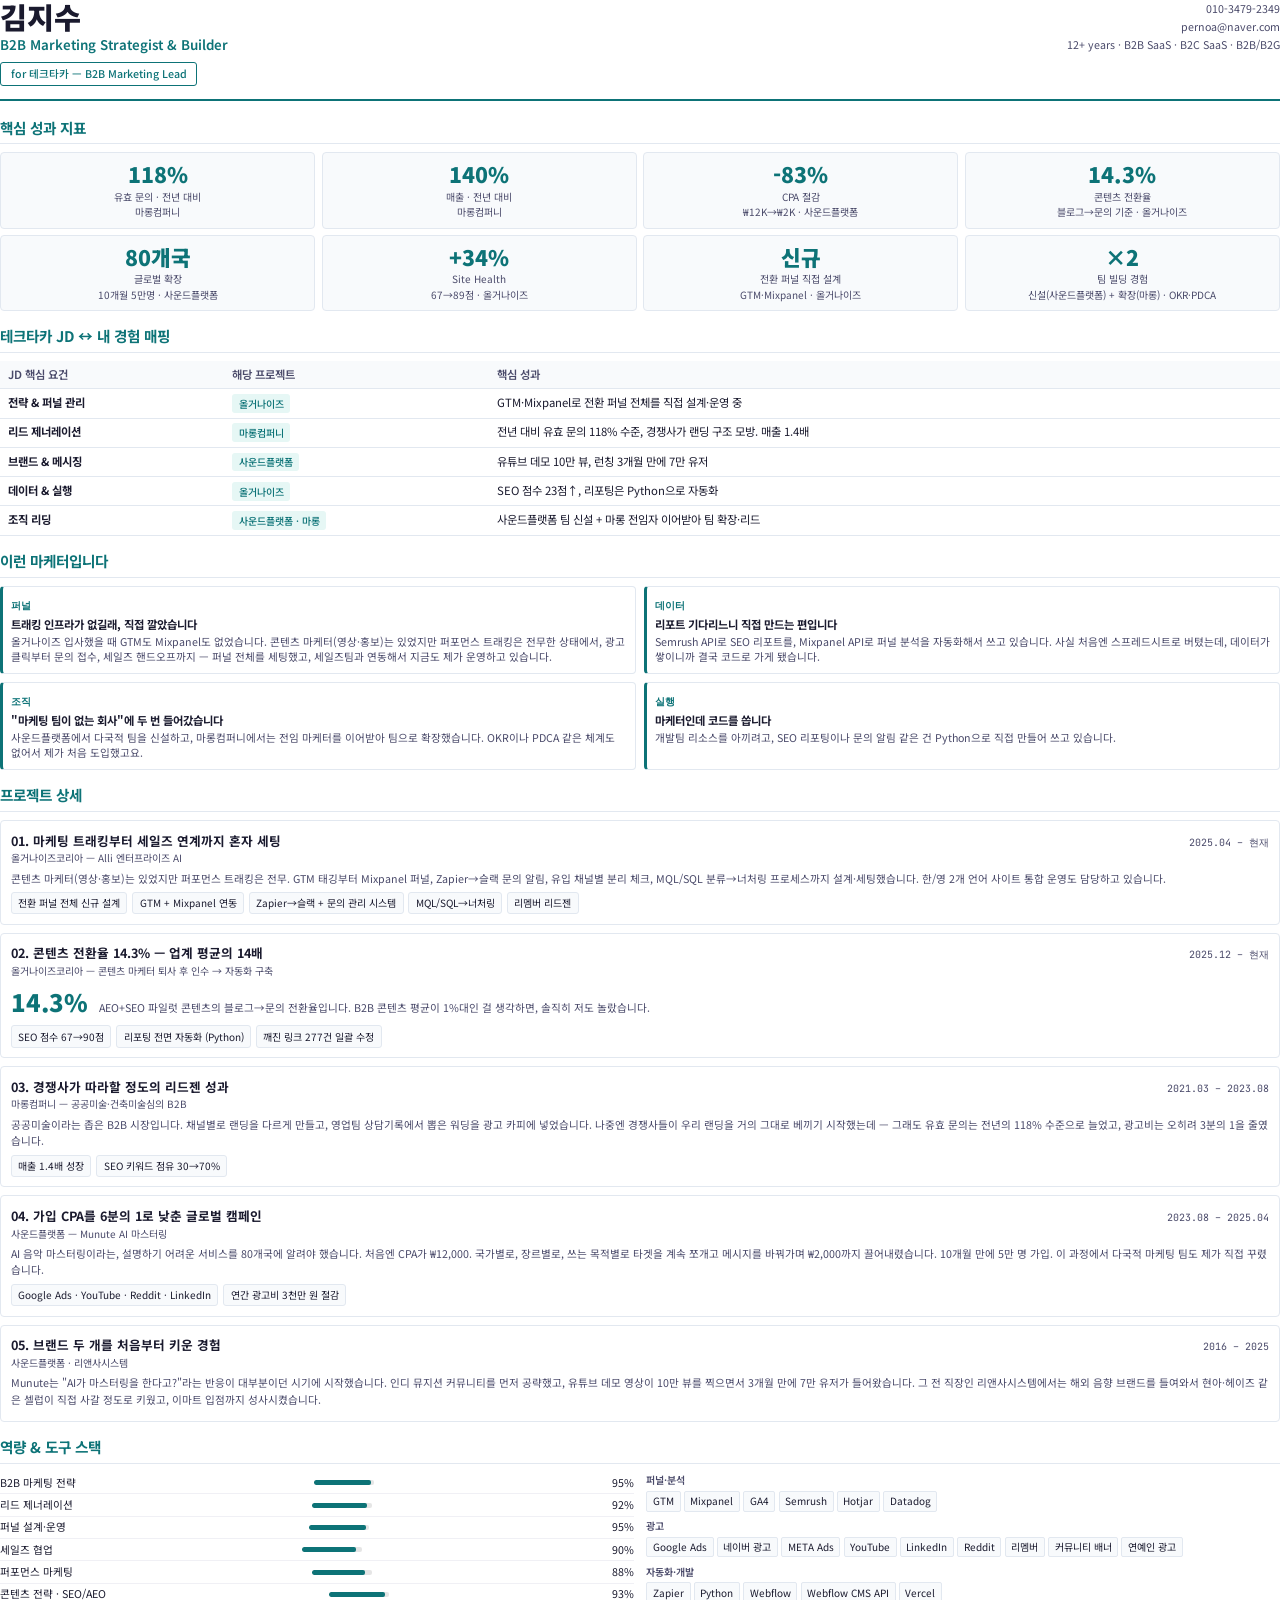
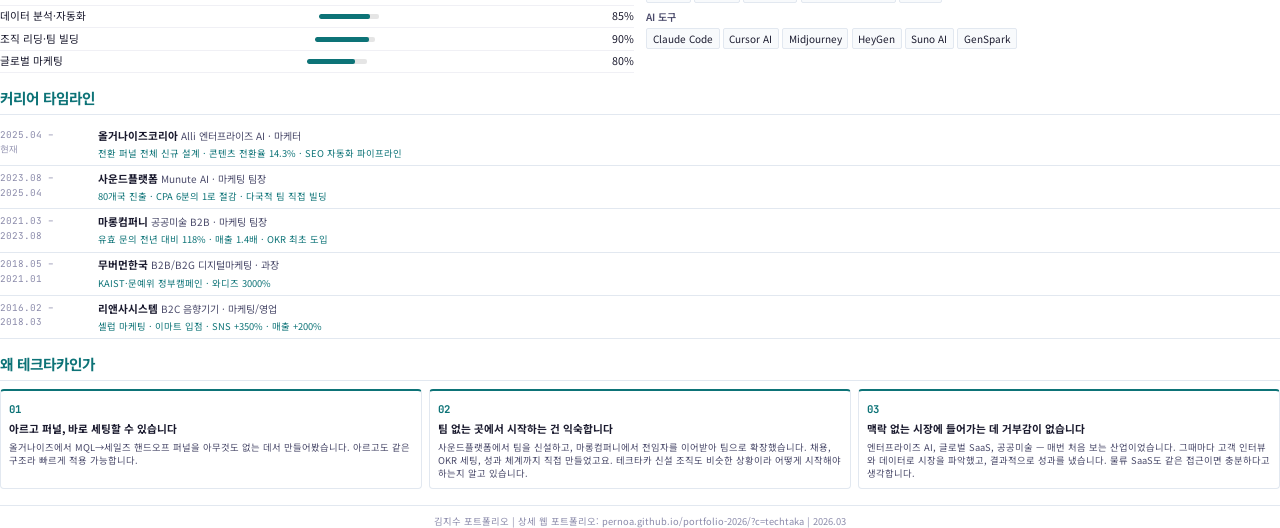
<file: portfolio-print.html>
<!DOCTYPE html>
<html lang="ko">
<head>
<meta charset="UTF-8"/>
<title>김지수 — B2B Marketing Strategist & Builder</title>
<style>
  @import url('https://fonts.googleapis.com/css2?family=Noto+Sans+KR:wght@400;500;700;900&family=JetBrains+Mono:wght@400;600&display=swap');

  *, *::before, *::after { margin: 0; padding: 0; box-sizing: border-box; }

  :root {
    --text: #1a1a2e;
    --text2: #4a4a6a;
    --muted: #8a8aaa;
    --accent: #0d7377;
    --accent2: #047857;
    --border: #e2e8f0;
    --bg-light: #f8fafc;
    --bg-badge: #e6f7f5;
  }

  @page { size: A4; margin: 1.4cm 1.6cm; }

  body {
    font-family: 'Noto Sans KR', sans-serif;
    font-size: 9pt;
    line-height: 1.55;
    color: var(--text);
    background: #fff;
  }

  /* ── Header ── */
  .header {
    display: flex;
    justify-content: space-between;
    align-items: flex-start;
    border-bottom: 2px solid var(--accent);
    padding-bottom: 0.8rem;
    margin-bottom: 1rem;
  }
  .header-left h1 {
    font-size: 22pt;
    font-weight: 900;
    line-height: 1.1;
    color: var(--text);
  }
  .header-left .subtitle {
    font-size: 10pt;
    color: var(--accent);
    font-weight: 600;
    margin-top: 0.2rem;
  }
  .header-left .target {
    display: inline-block;
    font-size: 8pt;
    color: var(--accent);
    border: 1px solid var(--accent);
    padding: 0.15rem 0.6rem;
    border-radius: 3px;
    margin-top: 0.4rem;
    font-weight: 500;
  }
  .header-right {
    text-align: right;
    font-size: 8pt;
    color: var(--text2);
    line-height: 1.7;
  }

  /* ── Sections ── */
  .section { margin-bottom: 0.9rem; }
  .section-title {
    font-size: 11pt;
    font-weight: 700;
    color: var(--accent);
    border-bottom: 1px solid var(--border);
    padding-bottom: 0.25rem;
    margin-bottom: 0.5rem;
  }

  /* ── Metrics Grid ── */
  .metrics {
    display: grid;
    grid-template-columns: repeat(4, 1fr);
    gap: 0.4rem;
    margin-bottom: 0.8rem;
  }
  .metric {
    text-align: center;
    padding: 0.5rem 0.3rem;
    border: 1px solid var(--border);
    border-radius: 4px;
    background: var(--bg-light);
  }
  .metric-num {
    font-size: 16pt;
    font-weight: 900;
    color: var(--accent);
    display: block;
    line-height: 1.2;
  }
  .metric-label {
    font-size: 7.5pt;
    color: var(--text2);
    display: block;
    margin-top: 0.1rem;
  }
  .metric-sub {
    font-size: 7.5pt;
    color: var(--text2);
    display: block;
  }

  /* ── Table ── */
  table {
    width: 100%;
    border-collapse: collapse;
    font-size: 8.5pt;
  }
  th {
    background: var(--bg-light);
    font-weight: 600;
    text-align: left;
    padding: 0.3rem 0.5rem;
    border-bottom: 1.5px solid var(--border);
    color: var(--text2);
    font-size: 8.5pt;
  }
  td {
    padding: 0.3rem 0.5rem;
    border-bottom: 1px solid var(--border);
    vertical-align: top;
  }
  .badge {
    display: inline-block;
    background: var(--bg-badge);
    color: var(--accent);
    padding: 0.1rem 0.4rem;
    border-radius: 3px;
    font-size: 7.5pt;
    font-weight: 500;
  }

  /* ── Strengths ── */
  .strengths {
    display: grid;
    grid-template-columns: repeat(2, 1fr);
    gap: 0.5rem;
  }
  .strength {
    padding: 0.5rem;
    border: 1px solid var(--border);
    border-radius: 4px;
    border-left: 3px solid var(--accent);
  }
  .strength-num {
    font-family: 'JetBrains Mono', monospace;
    font-size: 7.5pt;
    color: var(--accent);
    font-weight: 600;
  }
  .strength h4 {
    font-size: 8.5pt;
    font-weight: 700;
    margin: 0.15rem 0 0.1rem;
  }
  .strength p {
    font-size: 8pt;
    color: var(--text2);
    line-height: 1.4;
  }

  /* ── Projects ── */
  .project {
    border: 1px solid var(--border);
    border-radius: 4px;
    padding: 0.6rem;
    margin-bottom: 0.5rem;
    page-break-inside: avoid;
  }
  .project-head {
    display: flex;
    justify-content: space-between;
    align-items: baseline;
    margin-bottom: 0.3rem;
  }
  .project-title {
    font-size: 9.5pt;
    font-weight: 700;
  }
  .project-company {
    font-size: 7.5pt;
    color: var(--text2);
  }
  .project-period {
    font-size: 7.5pt;
    color: var(--text2);
    font-family: 'JetBrains Mono', monospace;
    white-space: nowrap;
  }
  .project-big {
    font-size: 18pt;
    font-weight: 900;
    color: var(--accent);
    margin-right: 0.5rem;
  }
  .project-big-label {
    font-size: 8pt;
    color: var(--text2);
  }
  .project-results {
    margin-top: 0.3rem;
    display: flex;
    flex-wrap: wrap;
    gap: 0.3rem;
  }
  .result-chip {
    font-size: 7.5pt;
    background: var(--bg-light);
    border: 1px solid var(--border);
    padding: 0.15rem 0.4rem;
    border-radius: 3px;
  }

  /* ── Skills ── */
  .skills-cols {
    display: grid;
    grid-template-columns: 1fr 1fr;
    gap: 0.8rem;
  }
  .skill-row {
    display: flex;
    justify-content: space-between;
    align-items: center;
    padding: 0.15rem 0;
    font-size: 8pt;
    border-bottom: 1px solid #f0f0f5;
  }
  .skill-bar {
    width: 60px;
    height: 5px;
    background: #e5e5e5;
    border-radius: 2px;
    overflow: hidden;
    margin: 0 0.4rem;
  }
  .skill-fill {
    height: 100%;
    background: var(--accent);
    border-radius: 2px;
  }
  .tools-group { margin-bottom: 0.4rem; }
  .tools-label {
    font-size: 7.5pt;
    color: var(--text2);
    font-weight: 600;
    margin-bottom: 0.2rem;
  }
  .tools-list {
    display: flex;
    flex-wrap: wrap;
    gap: 0.2rem;
  }
  .tool {
    font-size: 7.5pt;
    background: var(--bg-light);
    border: 1px solid var(--border);
    padding: 0.1rem 0.35rem;
    border-radius: 2px;
  }

  /* ── Timeline ── */
  .timeline-row {
    display: grid;
    grid-template-columns: 90px 1fr;
    gap: 0.5rem;
    padding: 0.3rem 0;
    border-bottom: 1px solid var(--border);
    font-size: 8pt;
  }
  .timeline-period {
    font-family: 'JetBrains Mono', monospace;
    font-size: 7pt;
    color: var(--muted);
  }
  .timeline-title { font-weight: 700; }
  .timeline-company { font-size: 7.5pt; color: var(--text2); }
  .timeline-result { font-size: 7pt; color: var(--accent); margin-top: 0.1rem; }

  /* ── Why Section ── */
  .why-cards {
    display: grid;
    grid-template-columns: repeat(3, 1fr);
    gap: 0.4rem;
  }
  .why-card {
    padding: 0.5rem;
    border: 1px solid var(--border);
    border-radius: 4px;
    border-top: 2px solid var(--accent);
  }
  .why-card .num {
    font-family: 'JetBrains Mono', monospace;
    font-size: 8pt;
    font-weight: 700;
    color: var(--accent);
  }
  .why-card h4 {
    font-size: 8pt;
    font-weight: 700;
    margin: 0.2rem 0;
  }
  .why-card p {
    font-size: 7pt;
    color: var(--text2);
    line-height: 1.4;
  }

  /* ── Footer ── */
  .footer {
    margin-top: 1rem;
    padding-top: 0.5rem;
    border-top: 1px solid var(--border);
    text-align: center;
    font-size: 7pt;
    color: var(--muted);
  }

  /* ── Print specifics ── */
  @media print {
    body { -webkit-print-color-adjust: exact; print-color-adjust: exact; }
  }
</style>
</head>
<body>

<!-- ═══ HEADER ═══ -->
<div class="header">
  <div class="header-left">
    <h1>김지수</h1>
    <div class="subtitle">B2B Marketing Strategist & Builder</div>
    <span class="target">for 테크타카 — B2B Marketing Lead</span>
  </div>
  <div class="header-right">
    010-3479-2349<br/>
    pernoa@naver.com<br/>
    12+ years · B2B SaaS · B2C SaaS · B2B/B2G
  </div>
</div>

<!-- ═══ KEY METRICS ═══ -->
<div class="section">
  <div class="section-title">핵심 성과 지표</div>
  <div class="metrics">
    <div class="metric">
      <span class="metric-num">118%</span>
      <span class="metric-label">유효 문의 · 전년 대비</span>
      <span class="metric-sub">마롱컴퍼니</span>
    </div>
    <div class="metric">
      <span class="metric-num">140%</span>
      <span class="metric-label">매출 · 전년 대비</span>
      <span class="metric-sub">마롱컴퍼니</span>
    </div>
    <div class="metric">
      <span class="metric-num">-83%</span>
      <span class="metric-label">CPA 절감</span>
      <span class="metric-sub">₩12K→₩2K · 사운드플랫폼</span>
    </div>
    <div class="metric">
      <span class="metric-num">14.3%</span>
      <span class="metric-label">콘텐츠 전환율</span>
      <span class="metric-sub">블로그→문의 기준 · 올거나이즈</span>
    </div>
    <div class="metric">
      <span class="metric-num">80개국</span>
      <span class="metric-label">글로벌 확장</span>
      <span class="metric-sub">10개월 5만명 · 사운드플랫폼</span>
    </div>
    <div class="metric">
      <span class="metric-num">+34%</span>
      <span class="metric-label">Site Health</span>
      <span class="metric-sub">67→89점 · 올거나이즈</span>
    </div>
    <div class="metric">
      <span class="metric-num">신규</span>
      <span class="metric-label">전환 퍼널 직접 설계</span>
      <span class="metric-sub">GTM·Mixpanel · 올거나이즈</span>
    </div>
    <div class="metric">
      <span class="metric-num">×2</span>
      <span class="metric-label">팀 빌딩 경험</span>
      <span class="metric-sub">신설(사운드플랫폼) + 확장(마롱) · OKR·PDCA</span>
    </div>
  </div>
</div>

<!-- ═══ JD MAPPING ═══ -->
<div class="section">
  <div class="section-title">테크타카 JD ↔ 내 경험 매핑</div>
  <table>
    <thead><tr><th>JD 핵심 요건</th><th>해당 프로젝트</th><th>핵심 성과</th></tr></thead>
    <tbody>
      <tr><td><strong>전략 & 퍼널 관리</strong></td><td><span class="badge">올거나이즈</span></td><td>GTM·Mixpanel로 전환 퍼널 전체를 직접 설계·운영 중</td></tr>
      <tr><td><strong>리드 제너레이션</strong></td><td><span class="badge">마롱컴퍼니</span></td><td>전년 대비 유효 문의 118% 수준, 경쟁사가 랜딩 구조 모방. 매출 1.4배</td></tr>
      <tr><td><strong>브랜드 & 메시징</strong></td><td><span class="badge">사운드플랫폼</span></td><td>유튜브 데모 10만 뷰, 런칭 3개월 만에 7만 유저</td></tr>
      <tr><td><strong>데이터 & 실행</strong></td><td><span class="badge">올거나이즈</span></td><td>SEO 점수 23점↑, 리포팅은 Python으로 자동화</td></tr>
      <tr><td><strong>조직 리딩</strong></td><td><span class="badge">사운드플랫폼 · 마롱</span></td><td>사운드플랫폼 팀 신설 + 마롱 전임자 이어받아 팀 확장·리드</td></tr>
    </tbody>
  </table>
</div>

<!-- ═══ ABOUT ═══ -->
<div class="section">
  <div class="section-title">이런 마케터입니다</div>
  <div class="strengths">
    <div class="strength">
      <span class="strength-num">퍼널</span>
      <h4>트래킹 인프라가 없길래, 직접 깔았습니다</h4>
      <p>올거나이즈 입사했을 때 GTM도 Mixpanel도 없었습니다. 콘텐츠 마케터(영상·홍보)는 있었지만 퍼포먼스 트래킹은 전무한 상태에서, 광고 클릭부터 문의 접수, 세일즈 핸드오프까지 — 퍼널 전체를 세팅했고, 세일즈팀과 연동해서 지금도 제가 운영하고 있습니다.</p>
    </div>
    <div class="strength">
      <span class="strength-num">데이터</span>
      <h4>리포트 기다리느니 직접 만드는 편입니다</h4>
      <p>Semrush API로 SEO 리포트를, Mixpanel API로 퍼널 분석을 자동화해서 쓰고 있습니다. 사실 처음엔 스프레드시트로 버텼는데, 데이터가 쌓이니까 결국 코드로 가게 됐습니다.</p>
    </div>
    <div class="strength">
      <span class="strength-num">조직</span>
      <h4>"마케팅 팀이 없는 회사"에 두 번 들어갔습니다</h4>
      <p>사운드플랫폼에서 다국적 팀을 신설하고, 마롱컴퍼니에서는 전임 마케터를 이어받아 팀으로 확장했습니다. OKR이나 PDCA 같은 체계도 없어서 제가 처음 도입했고요.</p>
    </div>
    <div class="strength">
      <span class="strength-num">실행</span>
      <h4>마케터인데 코드를 씁니다</h4>
      <p>개발팀 리소스를 아끼려고, SEO 리포팅이나 문의 알림 같은 건 Python으로 직접 만들어 쓰고 있습니다.</p>
    </div>
  </div>
</div>

<!-- ═══ PROJECTS ═══ -->
<div class="section">
  <div class="section-title">프로젝트 상세</div>

  <div class="project">
    <div class="project-head">
      <div>
        <div class="project-title">01. 마케팅 트래킹부터 세일즈 연계까지 혼자 세팅</div>
        <div class="project-company">올거나이즈코리아 — Alli 엔터프라이즈 AI</div>
      </div>
      <span class="project-period">2025.04 – 현재</span>
    </div>
    <p style="font-size:8pt; color:var(--text2); margin:0.2rem 0;">콘텐츠 마케터(영상·홍보)는 있었지만 퍼포먼스 트래킹은 전무. GTM 태깅부터 Mixpanel 퍼널, Zapier→슬랙 문의 알림, 유입 채널별 분리 체크, MQL/SQL 분류→너처링 프로세스까지 설계·세팅했습니다. 한/영 2개 언어 사이트 통합 운영도 담당하고 있습니다.</p>
    <div class="project-results">
      <span class="result-chip">전환 퍼널 전체 신규 설계</span>
      <span class="result-chip">GTM + Mixpanel 연동</span>
      <span class="result-chip">Zapier→슬랙 + 문의 관리 시스템</span>
      <span class="result-chip">MQL/SQL→너처링</span>
      <span class="result-chip">리멤버 리드젠</span>
    </div>
  </div>

  <div class="project">
    <div class="project-head">
      <div>
        <div class="project-title">02. 콘텐츠 전환율 14.3% — 업계 평균의 14배</div>
        <div class="project-company">올거나이즈코리아 — 콘텐츠 마케터 퇴사 후 인수 → 자동화 구축</div>
      </div>
      <span class="project-period">2025.12 – 현재</span>
    </div>
    <span class="project-big">14.3%</span>
    <span class="project-big-label">AEO+SEO 파일럿 콘텐츠의 블로그→문의 전환율입니다. B2B 콘텐츠 평균이 1%대인 걸 생각하면, 솔직히 저도 놀랐습니다.</span>
    <div class="project-results">
      <span class="result-chip">SEO 점수 67→90점</span>
      <span class="result-chip">리포팅 전면 자동화 (Python)</span>
      <span class="result-chip">깨진 링크 277건 일괄 수정</span>
    </div>
  </div>

  <div class="project">
    <div class="project-head">
      <div>
        <div class="project-title">03. 경쟁사가 따라할 정도의 리드젠 성과</div>
        <div class="project-company">마롱컴퍼니 — 공공미술·건축미술심의 B2B</div>
      </div>
      <span class="project-period">2021.03 – 2023.08</span>
    </div>
    <p style="font-size:8pt; color:var(--text2); margin:0.2rem 0;">공공미술이라는 좁은 B2B 시장입니다. 채널별로 랜딩을 다르게 만들고, 영업팀 상담기록에서 뽑은 워딩을 광고 카피에 넣었습니다. 나중엔 경쟁사들이 우리 랜딩을 거의 그대로 베끼기 시작했는데 — 그래도 유효 문의는 전년의 118% 수준으로 늘었고, 광고비는 오히려 3분의 1을 줄였습니다.</p>
    <div class="project-results">
      <span class="result-chip">매출 1.4배 성장</span>
      <span class="result-chip">SEO 키워드 점유 30→70%</span>
    </div>
  </div>

  <div class="project">
    <div class="project-head">
      <div>
        <div class="project-title">04. 가입 CPA를 6분의 1로 낮춘 글로벌 캠페인</div>
        <div class="project-company">사운드플랫폼 — Munute AI 마스터링</div>
      </div>
      <span class="project-period">2023.08 – 2025.04</span>
    </div>
    <p style="font-size:8pt; color:var(--text2); margin:0.2rem 0;">AI 음악 마스터링이라는, 설명하기 어려운 서비스를 80개국에 알려야 했습니다. 처음엔 CPA가 ₩12,000. 국가별로, 장르별로, 쓰는 목적별로 타겟을 계속 쪼개고 메시지를 바꿔가며 ₩2,000까지 끌어내렸습니다. 10개월 만에 5만 명 가입. 이 과정에서 다국적 마케팅 팀도 제가 직접 꾸렸습니다.</p>
    <div class="project-results">
      <span class="result-chip">Google Ads · YouTube · Reddit · LinkedIn</span>
      <span class="result-chip">연간 광고비 3천만 원 절감</span>
    </div>
  </div>

  <div class="project">
    <div class="project-head">
      <div>
        <div class="project-title">05. 브랜드 두 개를 처음부터 키운 경험</div>
        <div class="project-company">사운드플랫폼 · 리앤사시스템</div>
      </div>
      <span class="project-period">2016 – 2025</span>
    </div>
    <p style="font-size:8pt; color:var(--text2); margin:0.2rem 0;">Munute는 "AI가 마스터링을 한다고?"라는 반응이 대부분이던 시기에 시작했습니다. 인디 뮤지션 커뮤니티를 먼저 공략했고, 유튜브 데모 영상이 10만 뷰를 찍으면서 3개월 만에 7만 유저가 들어왔습니다. 그 전 직장인 리앤사시스템에서는 해외 음향 브랜드를 들여와서 현아·헤이즈 같은 셀럽이 직접 사갈 정도로 키웠고, 이마트 입점까지 성사시켰습니다.</p>
  </div>
</div>

<!-- ═══ SKILLS ═══ -->
<div class="section">
  <div class="section-title">역량 & 도구 스택</div>
  <div class="skills-cols">
    <div>
      <div class="skill-row"><span>B2B 마케팅 전략</span><div class="skill-bar"><div class="skill-fill" style="width:95%"></div></div><span>95%</span></div>
      <div class="skill-row"><span>리드 제너레이션</span><div class="skill-bar"><div class="skill-fill" style="width:92%"></div></div><span>92%</span></div>
      <div class="skill-row"><span>퍼널 설계·운영</span><div class="skill-bar"><div class="skill-fill" style="width:95%"></div></div><span>95%</span></div>
      <div class="skill-row"><span>세일즈 협업</span><div class="skill-bar"><div class="skill-fill" style="width:90%"></div></div><span>90%</span></div>
      <div class="skill-row"><span>퍼포먼스 마케팅</span><div class="skill-bar"><div class="skill-fill" style="width:88%"></div></div><span>88%</span></div>
      <div class="skill-row"><span>콘텐츠 전략 · SEO/AEO</span><div class="skill-bar"><div class="skill-fill" style="width:93%"></div></div><span>93%</span></div>
      <div class="skill-row"><span>데이터 분석·자동화</span><div class="skill-bar"><div class="skill-fill" style="width:85%"></div></div><span>85%</span></div>
      <div class="skill-row"><span>조직 리딩·팀 빌딩</span><div class="skill-bar"><div class="skill-fill" style="width:90%"></div></div><span>90%</span></div>
      <div class="skill-row"><span>글로벌 마케팅</span><div class="skill-bar"><div class="skill-fill" style="width:80%"></div></div><span>80%</span></div>
    </div>
    <div>
      <div class="tools-group">
        <div class="tools-label">퍼널·분석</div>
        <div class="tools-list"><span class="tool">GTM</span><span class="tool">Mixpanel</span><span class="tool">GA4</span><span class="tool">Semrush</span><span class="tool">Hotjar</span><span class="tool">Datadog</span></div>
      </div>
      <div class="tools-group">
        <div class="tools-label">광고</div>
        <div class="tools-list"><span class="tool">Google Ads</span><span class="tool">네이버 광고</span><span class="tool">META Ads</span><span class="tool">YouTube</span><span class="tool">LinkedIn</span><span class="tool">Reddit</span><span class="tool">리멤버</span><span class="tool">커뮤니티 배너</span><span class="tool">연예인 광고</span></div>
      </div>
      <div class="tools-group">
        <div class="tools-label">자동화·개발</div>
        <div class="tools-list"><span class="tool">Zapier</span><span class="tool">Python</span><span class="tool">Webflow</span><span class="tool">Webflow CMS API</span><span class="tool">Vercel</span></div>
      </div>
      <div class="tools-group">
        <div class="tools-label">AI 도구</div>
        <div class="tools-list"><span class="tool">Claude Code</span><span class="tool">Cursor AI</span><span class="tool">Midjourney</span><span class="tool">HeyGen</span><span class="tool">Suno AI</span><span class="tool">GenSpark</span></div>
      </div>
    </div>
  </div>
</div>

<!-- ═══ CAREER TIMELINE ═══ -->
<div class="section">
  <div class="section-title">커리어 타임라인</div>
  <div class="timeline-row">
    <span class="timeline-period">2025.04 –<br/>현재</span>
    <div><span class="timeline-title">올거나이즈코리아</span> <span class="timeline-company">Alli 엔터프라이즈 AI · 마케터</span><div class="timeline-result">전환 퍼널 전체 신규 설계 · 콘텐츠 전환율 14.3% · SEO 자동화 파이프라인</div></div>
  </div>
  <div class="timeline-row">
    <span class="timeline-period">2023.08 –<br/>2025.04</span>
    <div><span class="timeline-title">사운드플랫폼</span> <span class="timeline-company">Munute AI · 마케팅 팀장</span><div class="timeline-result">80개국 진출 · CPA 6분의 1로 절감 · 다국적 팀 직접 빌딩</div></div>
  </div>
  <div class="timeline-row">
    <span class="timeline-period">2021.03 –<br/>2023.08</span>
    <div><span class="timeline-title">마롱컴퍼니</span> <span class="timeline-company">공공미술 B2B · 마케팅 팀장</span><div class="timeline-result">유효 문의 전년 대비 118% · 매출 1.4배 · OKR 최초 도입</div></div>
  </div>
  <div class="timeline-row">
    <span class="timeline-period">2018.05 –<br/>2021.01</span>
    <div><span class="timeline-title">무버먼한국</span> <span class="timeline-company">B2B/B2G 디지털마케팅 · 과장</span><div class="timeline-result">KAIST·문예위 정부캠페인 · 와디즈 3000%</div></div>
  </div>
  <div class="timeline-row">
    <span class="timeline-period">2016.02 –<br/>2018.03</span>
    <div><span class="timeline-title">리앤사시스템</span> <span class="timeline-company">B2C 음향기기 · 마케팅/영업</span><div class="timeline-result">셀럽 마케팅 · 이마트 입점 · SNS +350% · 매출 +200%</div></div>
  </div>
</div>

<!-- ═══ WHY TECHTAKA ═══ -->
<div class="section">
  <div class="section-title">왜 테크타카인가</div>
  <div class="why-cards">
    <div class="why-card">
      <span class="num">01</span>
      <h4>아르고 퍼널, 바로 세팅할 수 있습니다</h4>
      <p>올거나이즈에서 MQL→세일즈 핸드오프 퍼널을 아무것도 없는 데서 만들어봤습니다. 아르고도 같은 구조라 빠르게 적용 가능합니다.</p>
    </div>
    <div class="why-card">
      <span class="num">02</span>
      <h4>팀 없는 곳에서 시작하는 건 익숙합니다</h4>
      <p>사운드플랫폼에서 팀을 신설하고, 마롱컴퍼니에서 전임자를 이어받아 팀으로 확장했습니다. 채용, OKR 세팅, 성과 체계까지 직접 만들었고요. 테크타카 신설 조직도 비슷한 상황이라 어떻게 시작해야 하는지 알고 있습니다.</p>
    </div>
    <div class="why-card">
      <span class="num">03</span>
      <h4>맥락 없는 시장에 들어가는 데 거부감이 없습니다</h4>
      <p>엔터프라이즈 AI, 글로벌 SaaS, 공공미술 — 매번 처음 보는 산업이었습니다. 그때마다 고객 인터뷰와 데이터로 시장을 파악했고, 결과적으로 성과를 냈습니다. 물류 SaaS도 같은 접근이면 충분하다고 생각합니다.</p>
    </div>
  </div>
</div>

<div class="footer">
  김지수 포트폴리오 | 상세 웹 포트폴리오: pernoa.github.io/portfolio-2026/?c=techtaka | 2026.03
</div>

</body>
</html>
</file>
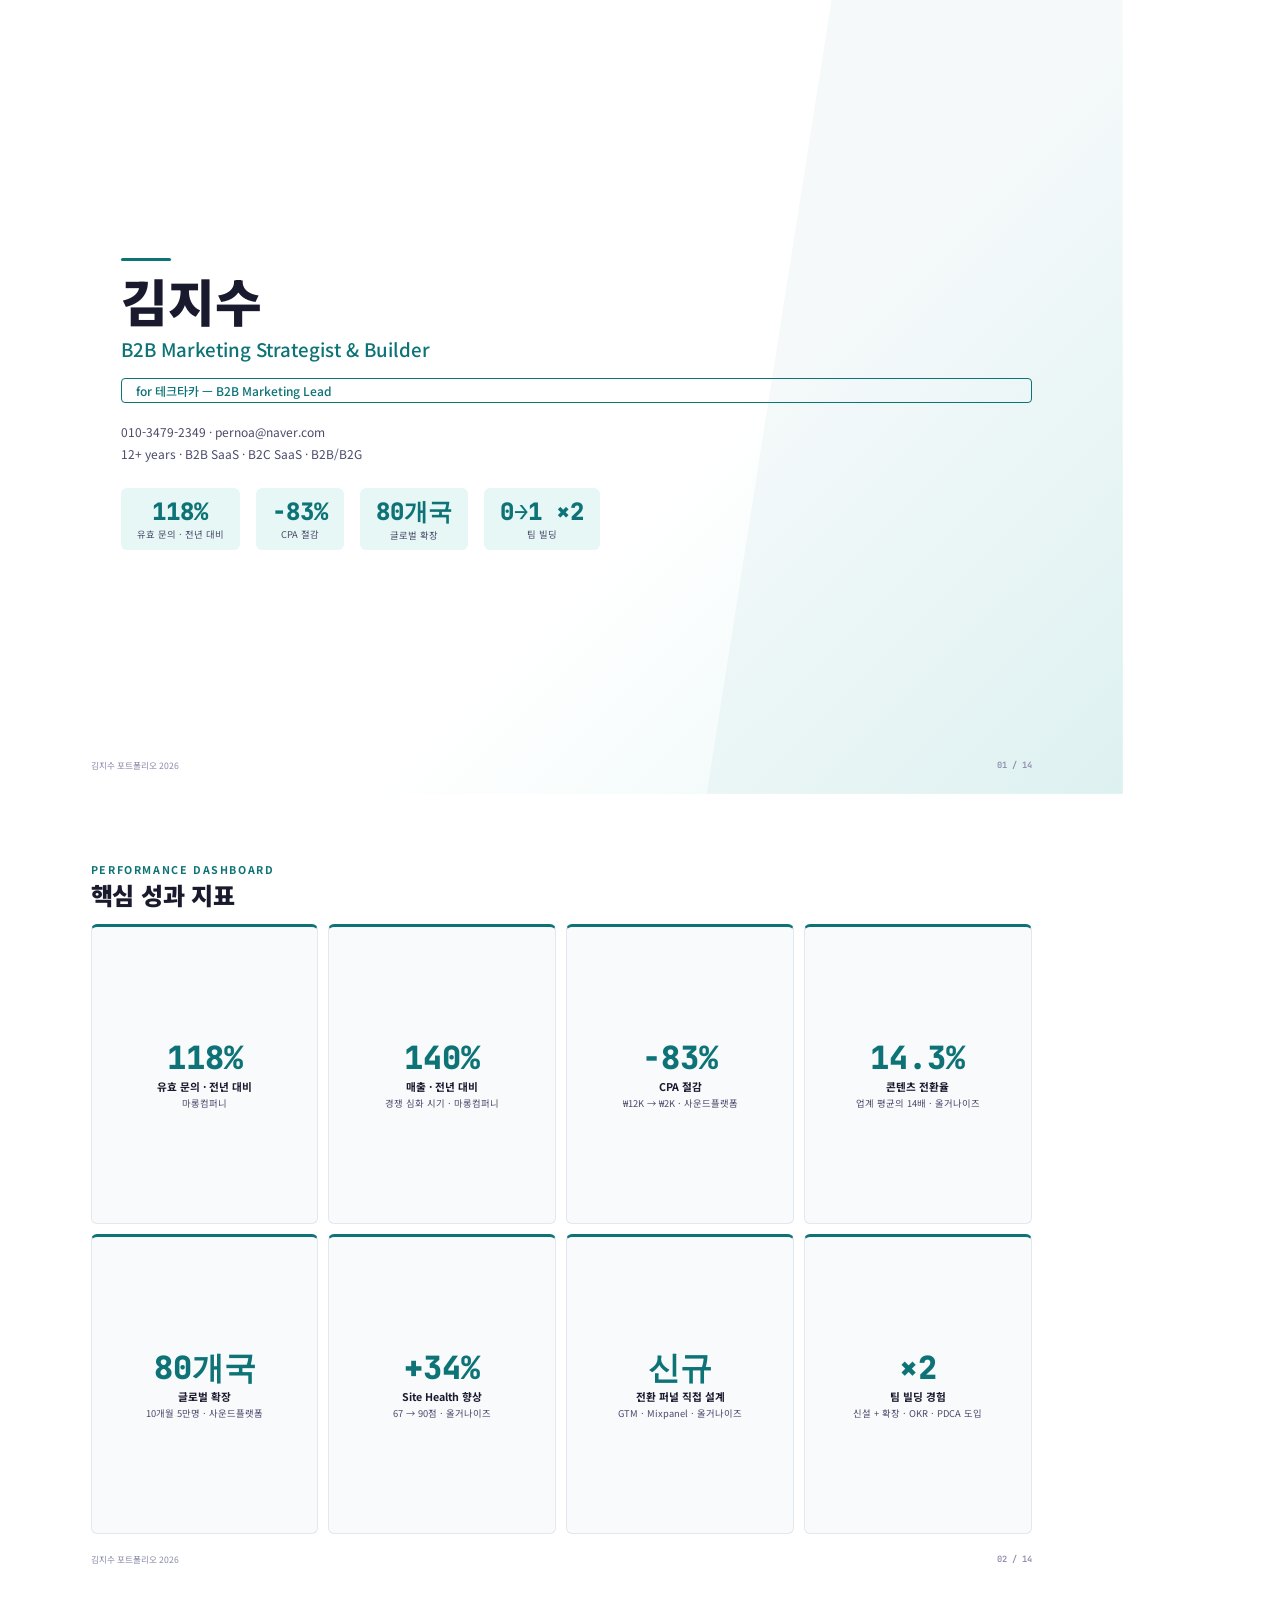
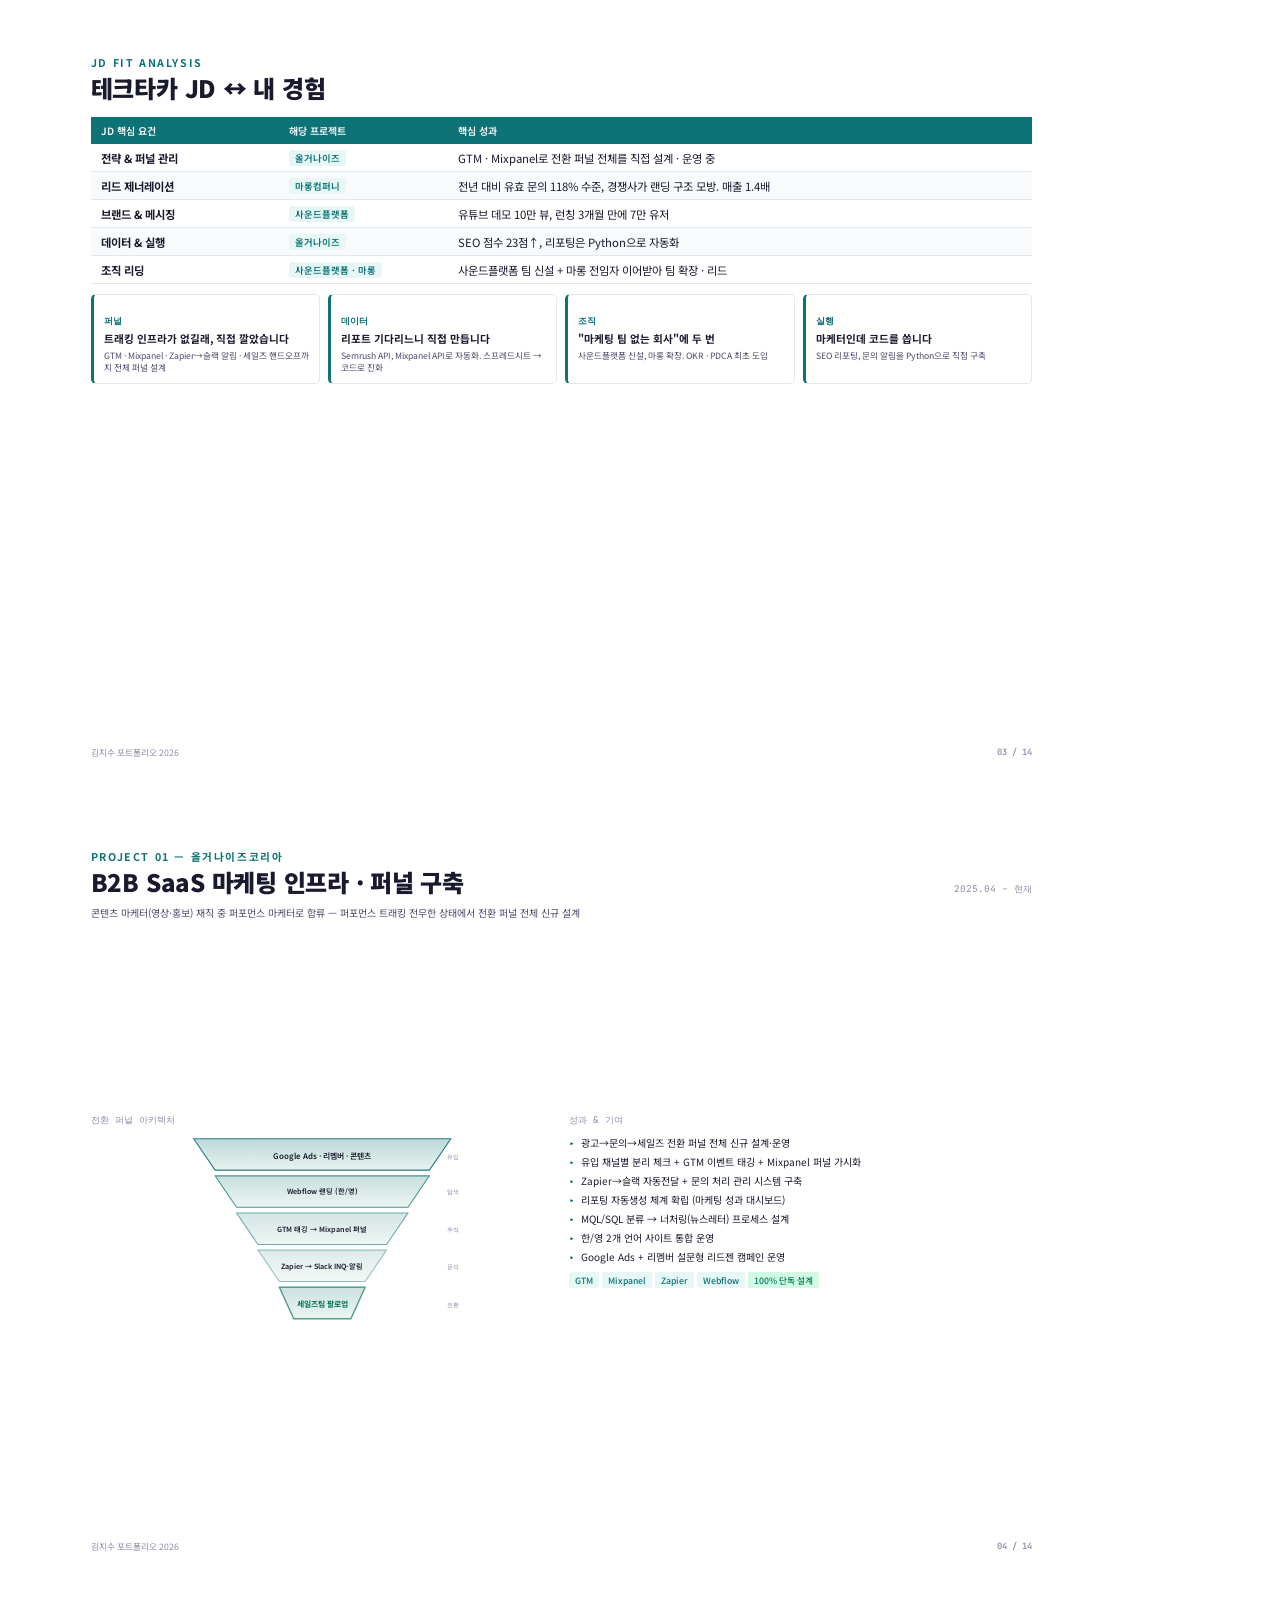
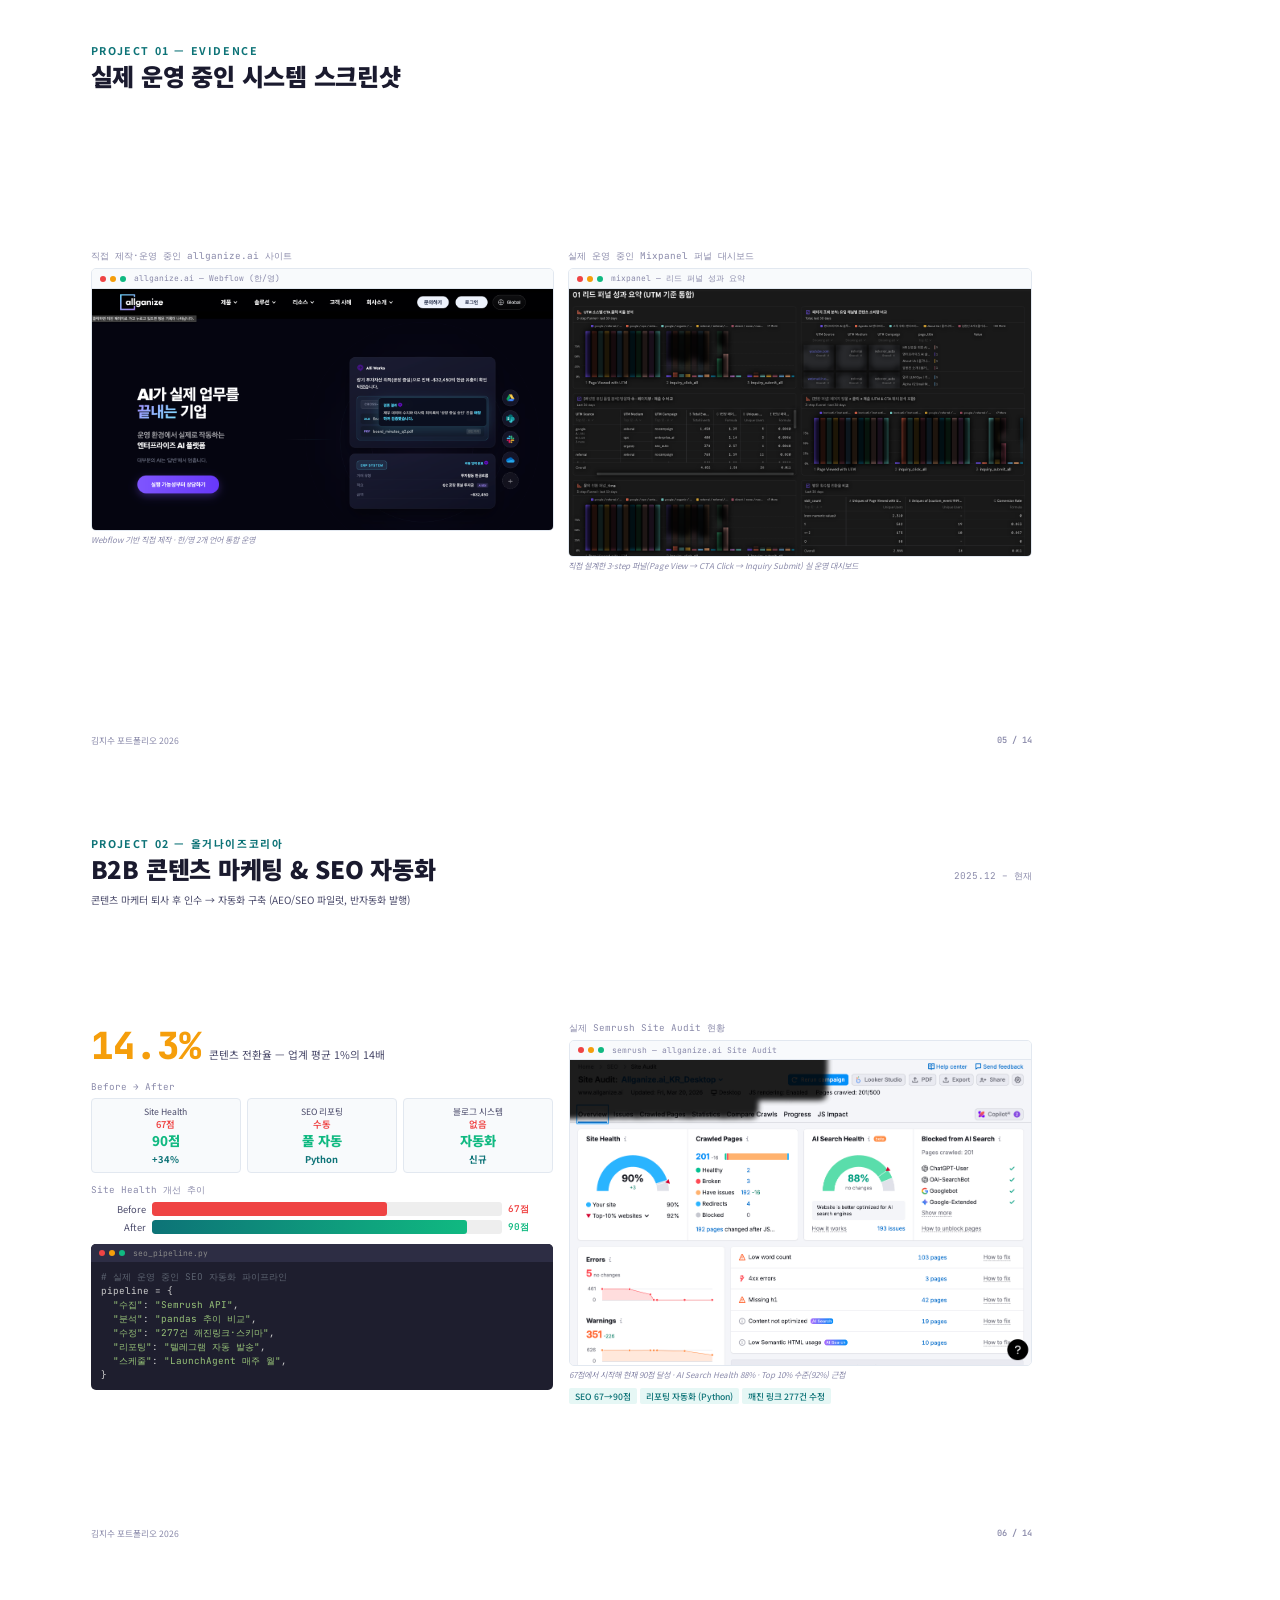
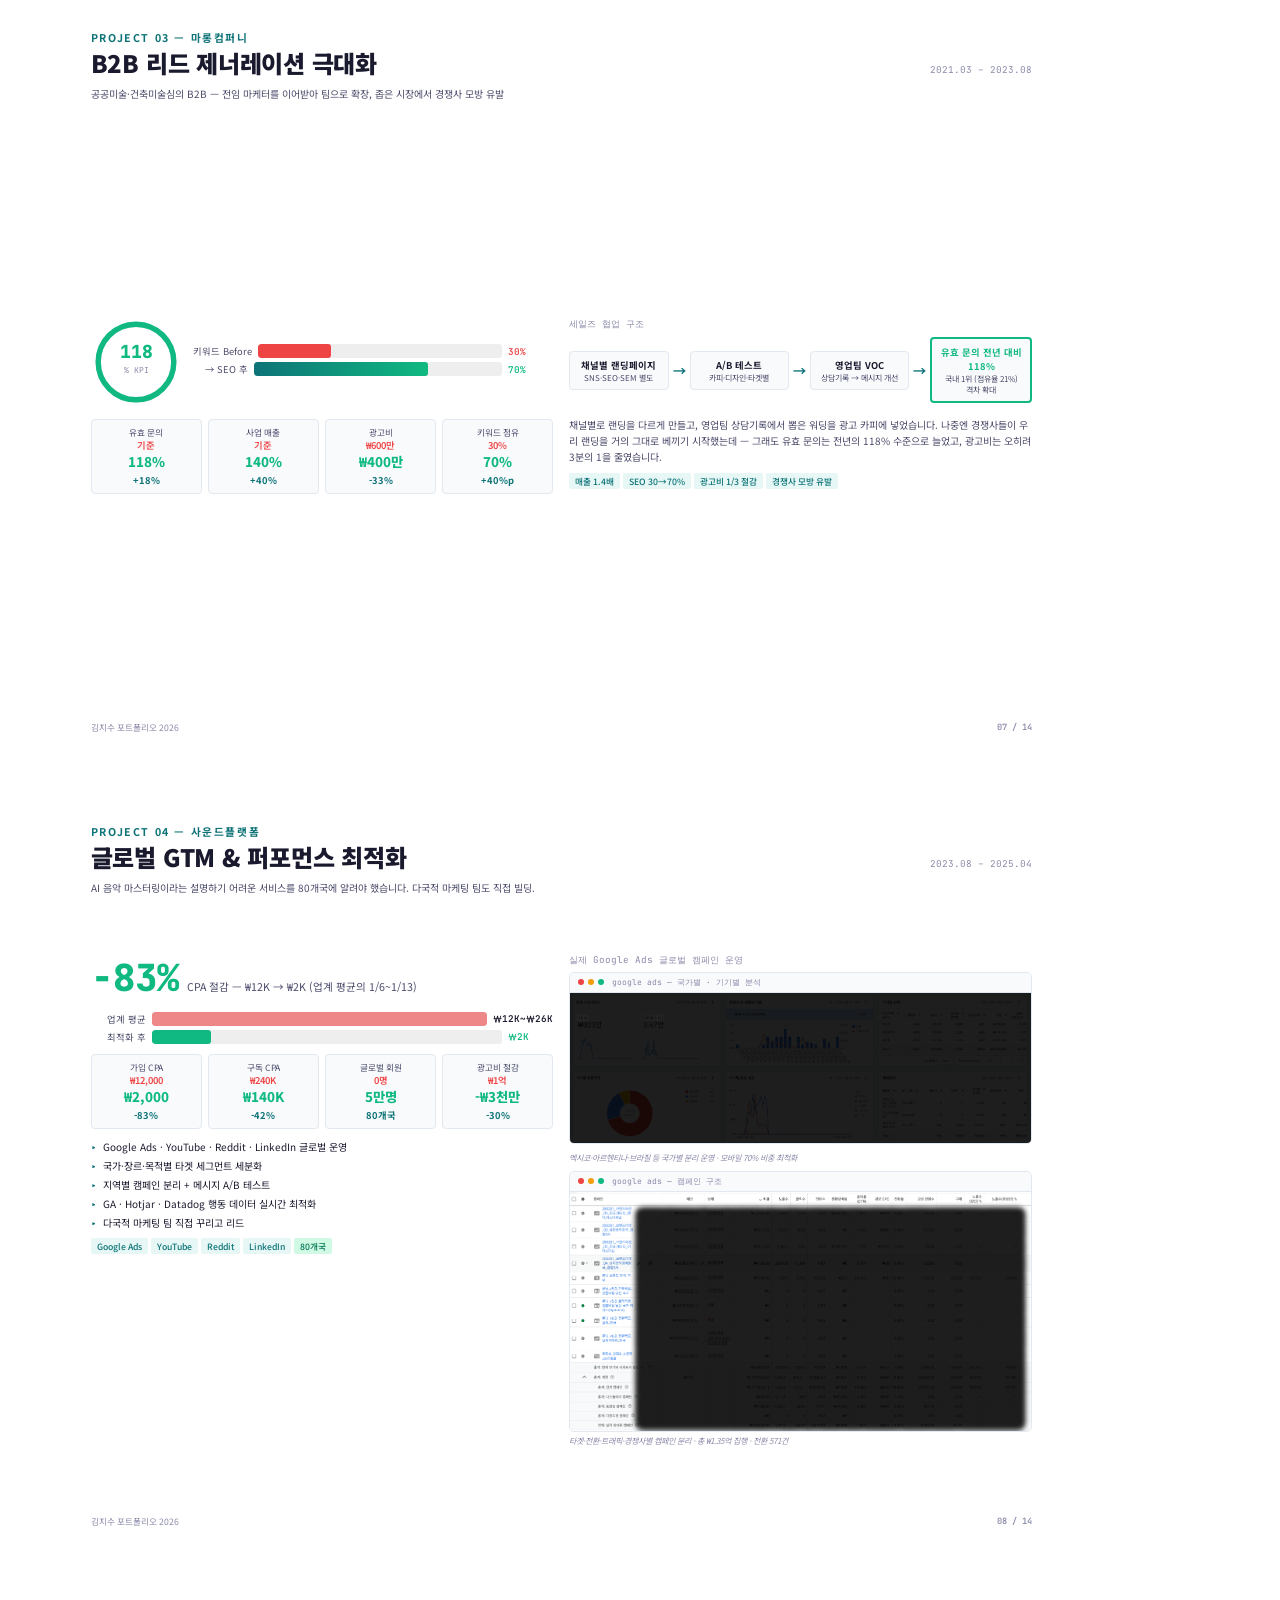
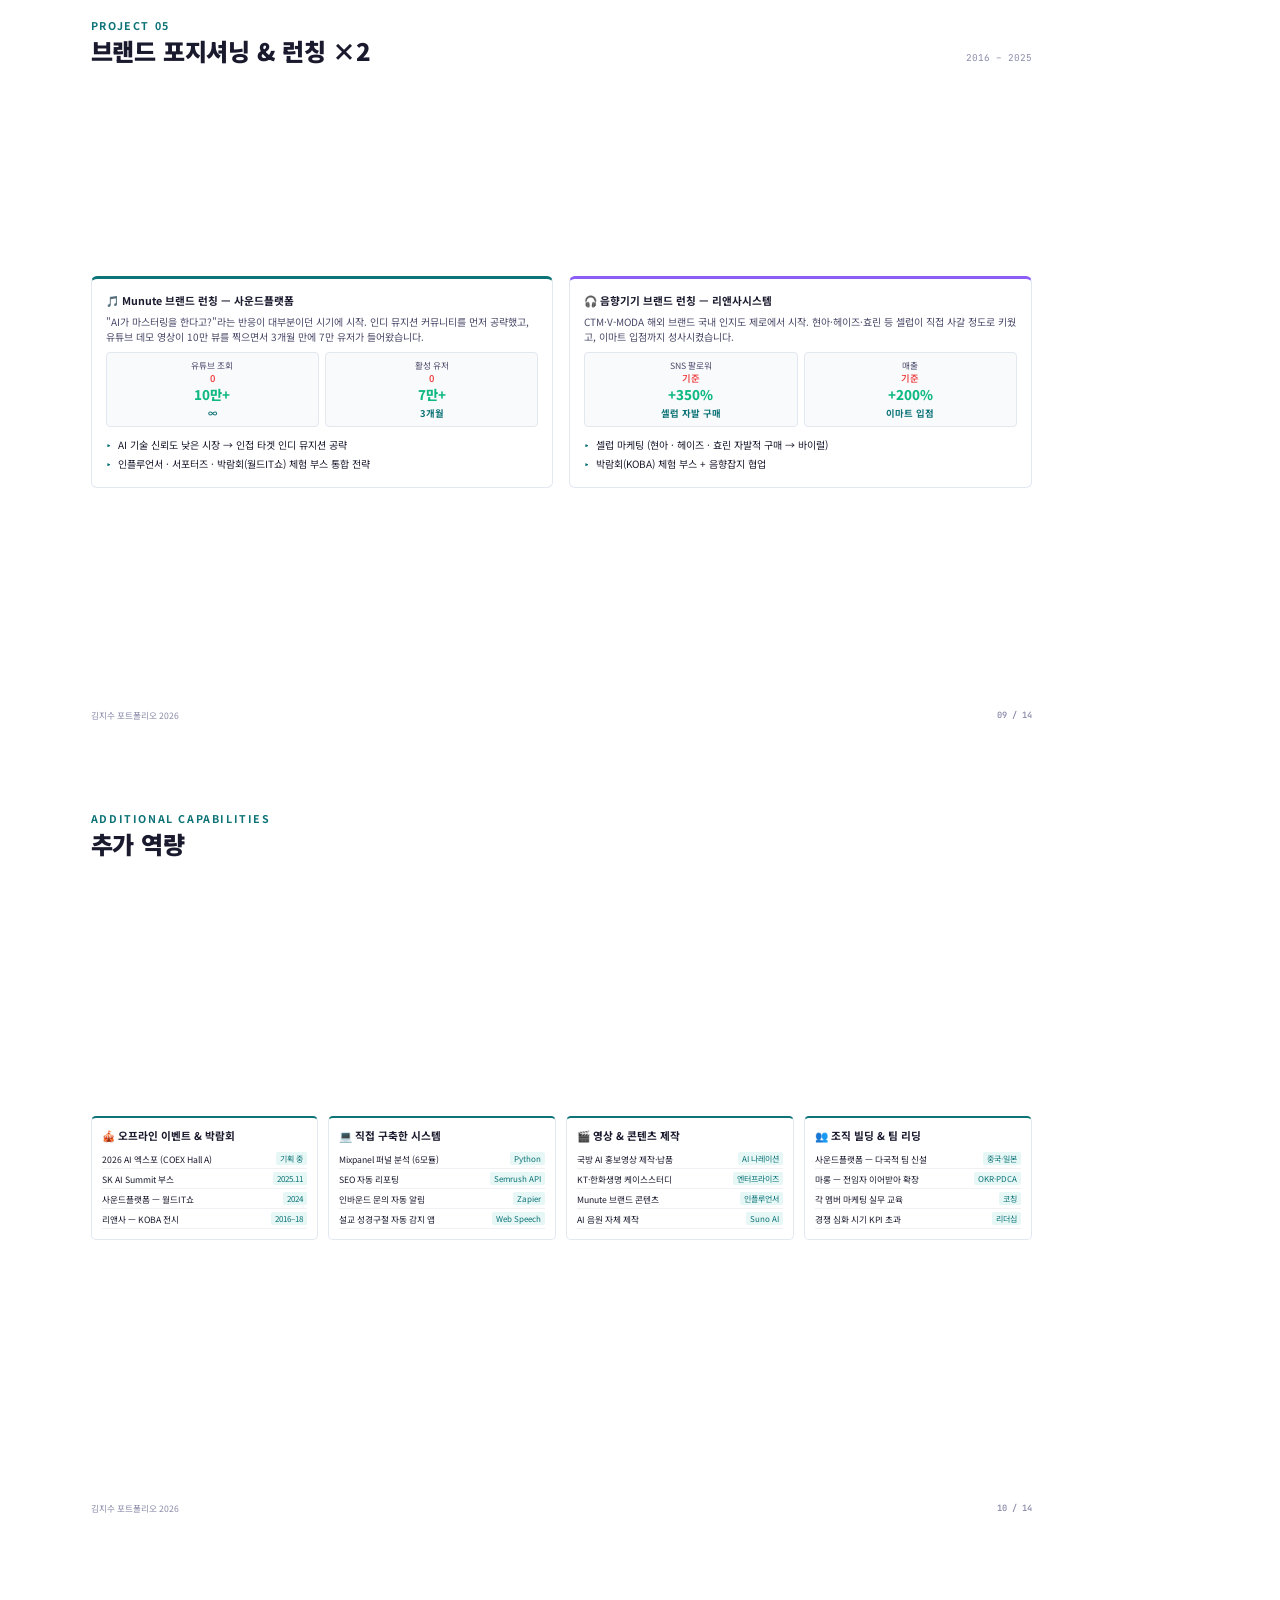
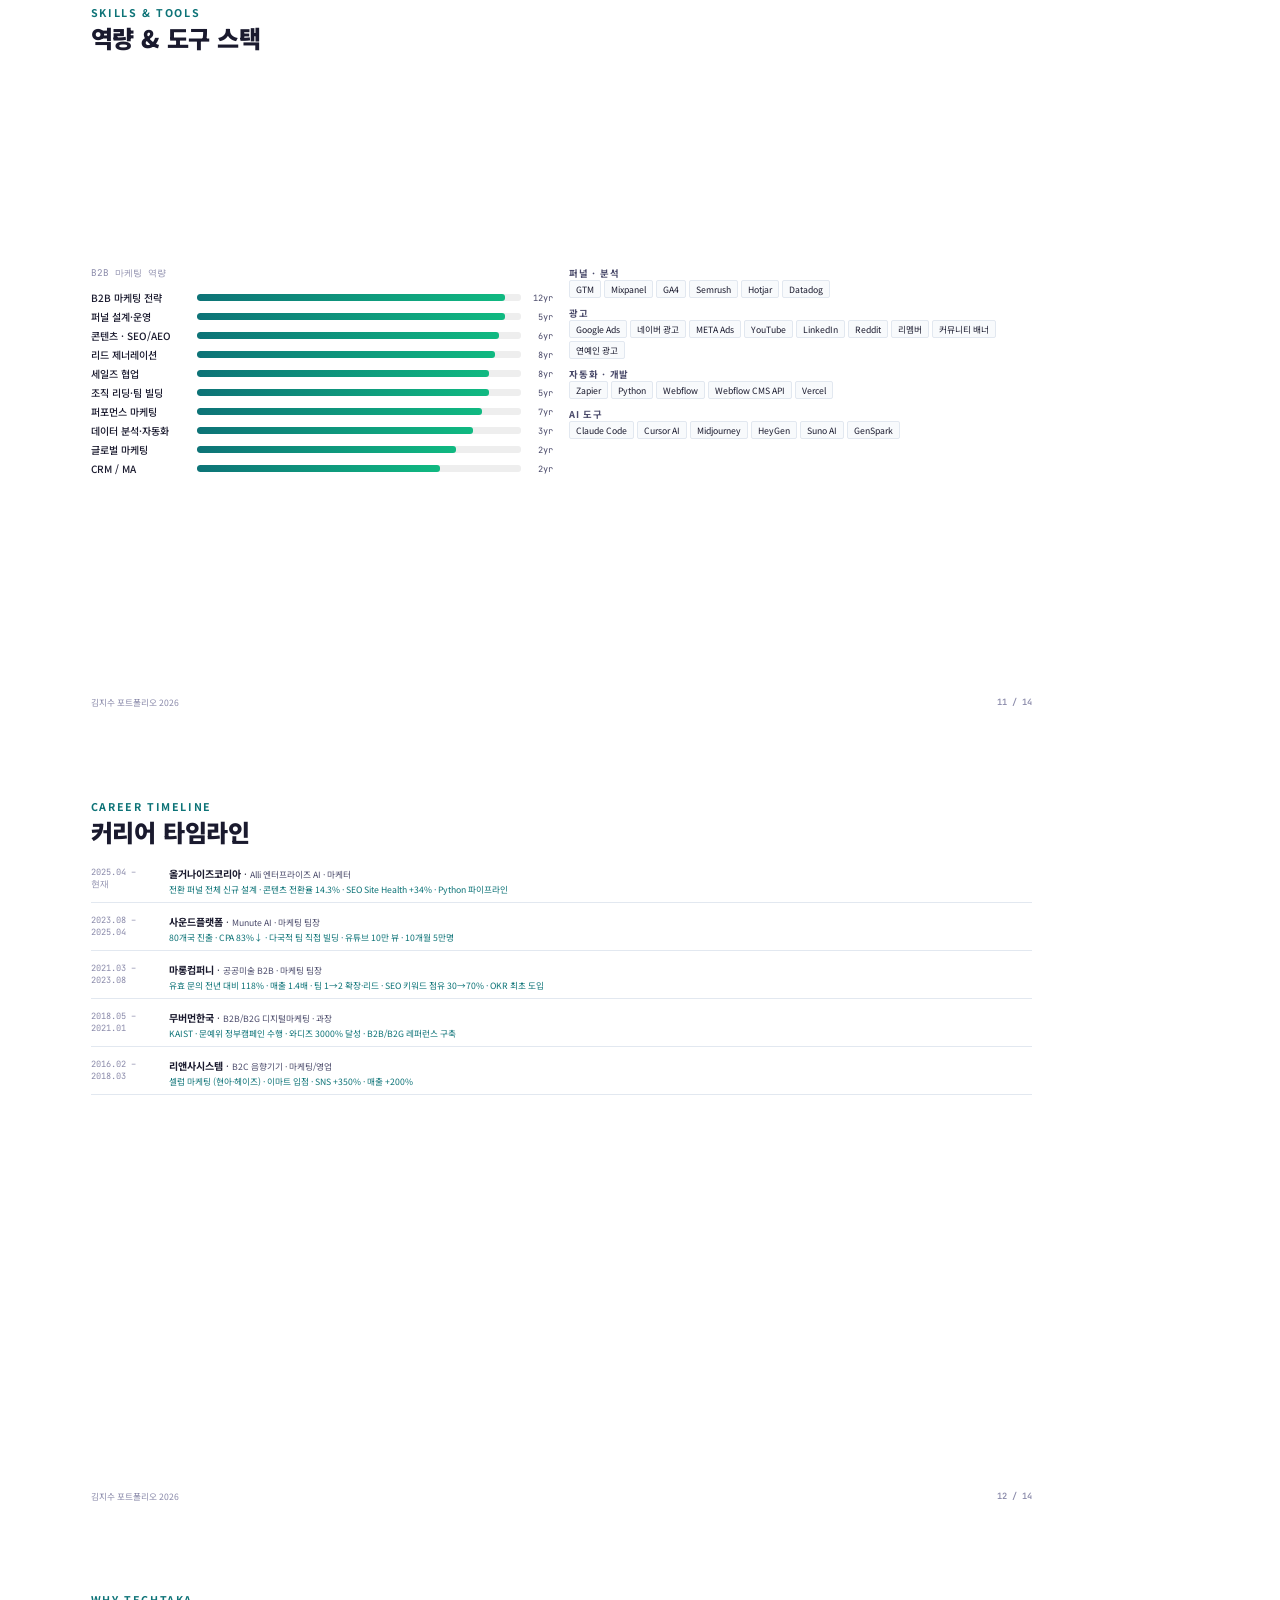
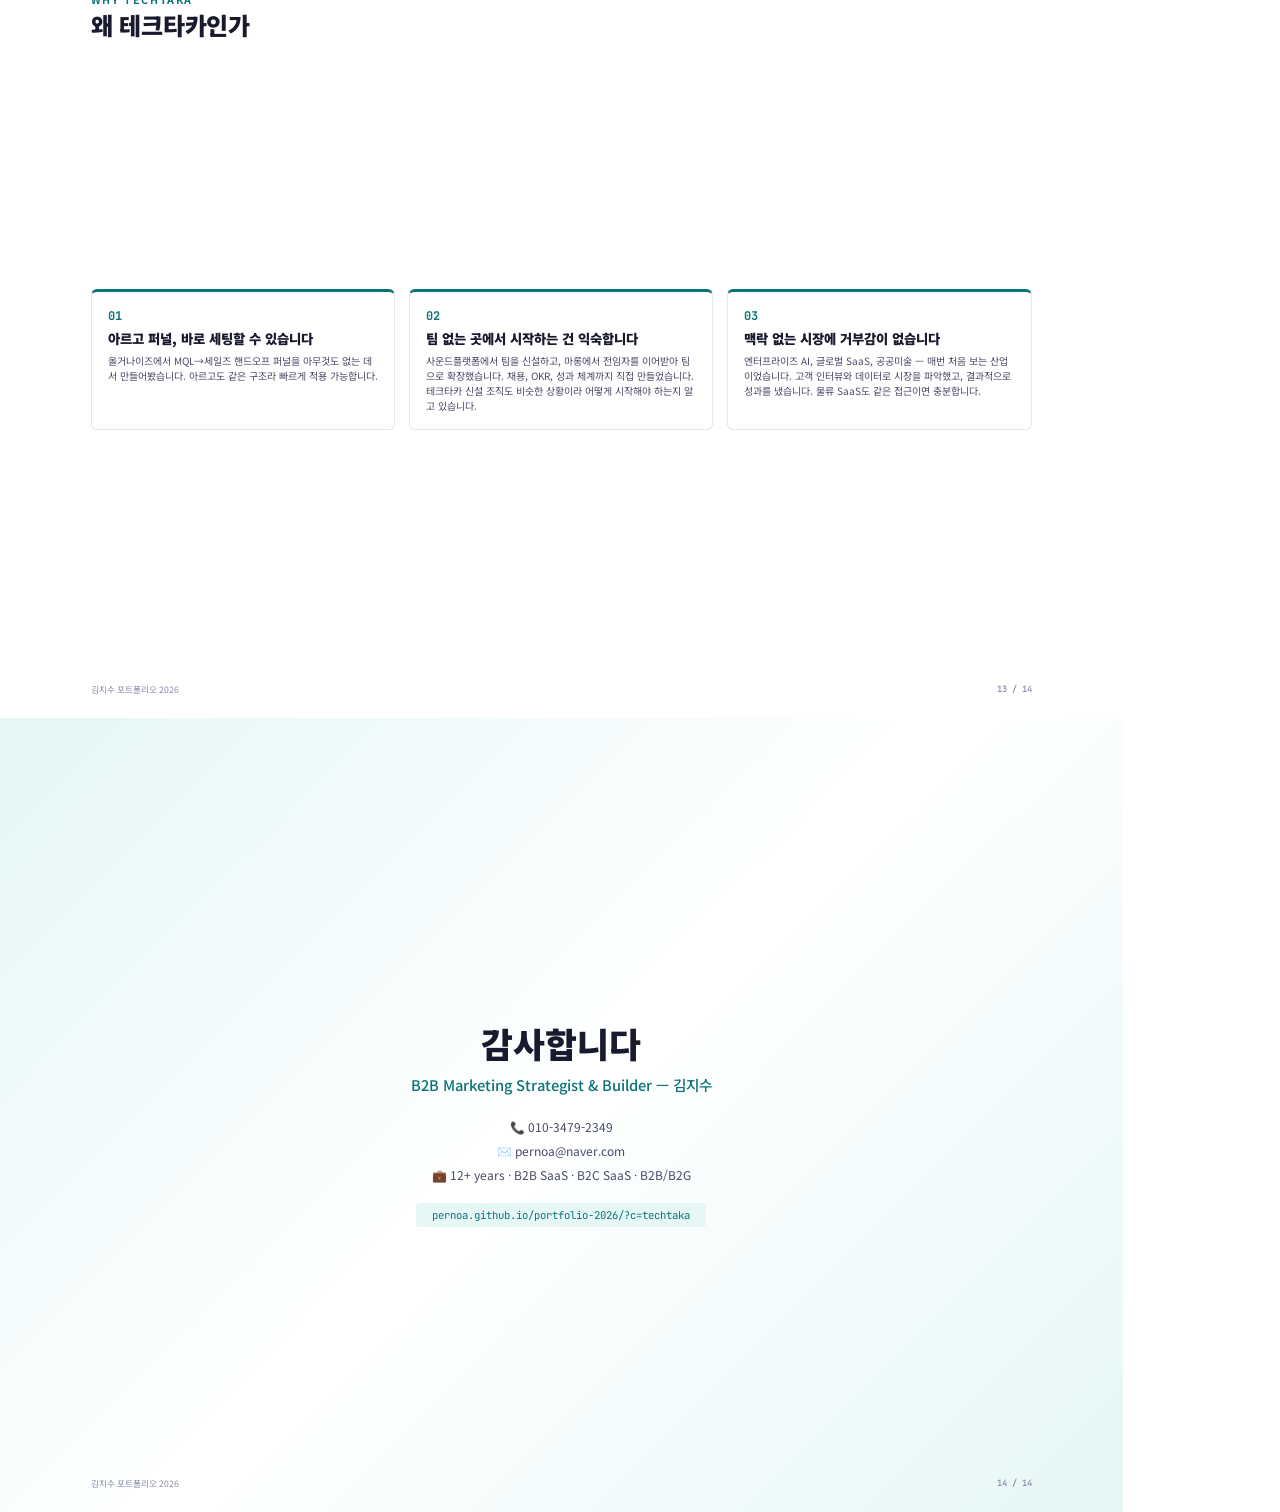
<file: portfolio-slide.html>
<!DOCTYPE html>
<html lang="ko">
<head>
<meta charset="UTF-8"/>
<title>김지수 — B2B Marketing Strategist & Builder</title>
<style>
  @import url('https://fonts.googleapis.com/css2?family=Noto+Sans+KR:wght@300;400;500;700;900&family=JetBrains+Mono:wght@400;600&display=swap');

  *, *::before, *::after { margin: 0; padding: 0; box-sizing: border-box; }

  :root {
    --text: #1a1a2e;
    --text2: #4a4a6a;
    --muted: #8a8aaa;
    --accent: #0d7377;
    --accent2: #047857;
    --accent-light: #e6f7f5;
    --red: #ef4444;
    --yellow: #f59e0b;
    --green: #10b981;
    --blue: #3b82f6;
    --purple: #8b5cf6;
    --border: #e2e8f0;
    --bg: #f8fafc;
  }

  @page { size: 297mm 210mm; margin: 0; }

  body {
    font-family: 'Noto Sans KR', sans-serif;
    color: var(--text);
    background: #fff;
    -webkit-print-color-adjust: exact;
    print-color-adjust: exact;
  }

  /* ── Slide ── */
  .slide {
    width: 297mm;
    height: 210mm;
    padding: 18mm 24mm 14mm;
    position: relative;
    overflow: hidden;
    page-break-after: always;
    display: flex;
    flex-direction: column;
  }
  .slide:last-child { page-break-after: auto; }

  .slide-footer {
    position: absolute;
    bottom: 6mm;
    left: 24mm;
    right: 24mm;
    display: flex;
    justify-content: space-between;
    font-size: 6.5pt;
    color: var(--muted);
  }
  .slide-num { font-family: 'JetBrains Mono', monospace; font-weight: 600; }

  /* ── Common ── */
  .slide-title { font-size: 8pt; font-weight: 700; color: var(--accent); text-transform: uppercase; letter-spacing: 0.15em; margin-bottom: 4px; }
  .slide-heading { font-size: 18pt; font-weight: 900; line-height: 1.2; margin-bottom: 14px; letter-spacing: -0.01em; }
  .slide-subheading { font-size: 11pt; font-weight: 700; margin-bottom: 10px; }
  .mono { font-family: 'JetBrains Mono', monospace; }

  /* ── Cover ── */
  .cover { justify-content: center; padding-left: 32mm; background: linear-gradient(135deg, #fff 60%, var(--accent-light) 100%); }
  .cover-bar { width: 50px; height: 3px; background: var(--accent); margin-bottom: 12px; border-radius: 2px; }
  .cover h1 { font-size: 38pt; font-weight: 900; line-height: 1.1; }
  .cover .sub { font-size: 14pt; font-weight: 500; color: var(--accent); margin-top: 6px; }
  .cover .target { display: inline-block; font-size: 9pt; color: var(--accent); border: 1.5px solid var(--accent); padding: 3px 14px; border-radius: 4px; margin-top: 16px; font-weight: 500; }
  .cover .contact { margin-top: 18px; font-size: 9pt; color: var(--text2); line-height: 1.8; }
  .cover-deco { position: absolute; right: 0; top: 0; width: 110mm; height: 100%; background: var(--accent); opacity: 0.04; clip-path: polygon(30% 0, 100% 0, 100% 100%, 0% 100%); }

  /* ── Metrics ── */
  .metrics-grid { display: grid; grid-template-columns: repeat(4, 1fr); gap: 10px; flex: 1; }
  .m-card { background: var(--bg); border: 1px solid var(--border); border-radius: 6px; padding: 12px 10px; text-align: center; border-top: 3px solid var(--accent); display: flex; flex-direction: column; justify-content: center; }
  .m-card .num { font-size: 24pt; font-weight: 900; color: var(--accent); line-height: 1.1; font-family: 'JetBrains Mono', monospace; }
  .m-card .label { font-size: 8pt; font-weight: 700; margin-top: 4px; }
  .m-card .sub { font-size: 7pt; color: var(--text2); margin-top: 2px; }

  /* ── 슬라이드 콘텐츠 수직 분배 ── */
  .slide > .two-col,
  .slide > .add-grid,
  .slide > .tl,
  .slide > .why-grid {
    flex: 1;
    align-content: center;
  }

  /* ── JD Table ── */
  .jd { width: 100%; border-collapse: collapse; font-size: 8.5pt; }
  .jd th { background: var(--accent); color: #fff; padding: 6px 10px; text-align: left; font-weight: 600; font-size: 7.5pt; }
  .jd td { padding: 5px 10px; border-bottom: 1px solid var(--border); }
  .jd tr:nth-child(even) td { background: var(--bg); }
  .badge { display: inline-block; background: var(--accent-light); color: var(--accent); padding: 1px 6px; border-radius: 3px; font-size: 7pt; font-weight: 600; }

  /* ── Strength Cards ── */
  .str-grid { display: grid; grid-template-columns: repeat(4, 1fr); gap: 8px; margin-top: 10px; }
  .str { padding: 10px; border: 1px solid var(--border); border-radius: 5px; border-left: 3px solid var(--accent); }
  .str .sn { font-family: 'JetBrains Mono', monospace; font-size: 7pt; color: var(--accent); font-weight: 600; }
  .str h4 { font-size: 8pt; font-weight: 700; margin: 3px 0; line-height: 1.3; }
  .str p { font-size: 6.5pt; color: var(--text2); line-height: 1.4; }

  /* ── Project common ── */
  .proj-num { font-family: 'JetBrains Mono', monospace; font-size: 7.5pt; color: var(--accent); font-weight: 600; }
  .proj-title { font-size: 13pt; font-weight: 900; margin: 3px 0; line-height: 1.2; }
  .proj-company { font-size: 7.5pt; color: var(--text2); }
  .proj-period { font-family: 'JetBrains Mono', monospace; font-size: 7pt; color: var(--muted); }
  .proj-big { font-size: 28pt; font-weight: 900; color: var(--accent); font-family: 'JetBrains Mono', monospace; }
  .proj-big-label { font-size: 8pt; color: var(--text2); }

  .two-col { display: grid; grid-template-columns: 1fr 1fr; gap: 16px; flex: 1; }
  .three-col { display: grid; grid-template-columns: 1fr 1fr 1fr; gap: 12px; }

  /* ── Delta cards ── */
  .deltas { display: grid; grid-template-columns: repeat(auto-fit, minmax(100px, 1fr)); gap: 6px; }
  .delta { background: var(--bg); border: 1px solid var(--border); border-radius: 4px; padding: 6px 8px; text-align: center; }
  .delta .dl { font-size: 6.5pt; color: var(--text2); }
  .delta .db { font-size: 7pt; color: var(--red); font-weight: 600; }
  .delta .da { font-size: 10pt; font-weight: 800; color: var(--green); }
  .delta .dp { font-size: 7pt; font-weight: 700; color: var(--accent); display: block; margin-top: 2px; }

  /* ── Achievement list ── */
  .ach { list-style: none; padding: 0; }
  .ach li { font-size: 7.5pt; padding: 2px 0; padding-left: 12px; position: relative; line-height: 1.5; }
  .ach li::before { content: '▸'; position: absolute; left: 0; color: var(--accent); font-size: 8pt; }

  /* ── Tags ── */
  .tags { display: flex; flex-wrap: wrap; gap: 3px; margin-top: 6px; }
  .tag { font-size: 6.5pt; background: var(--accent-light); color: var(--accent); padding: 2px 6px; border-radius: 2px; font-weight: 500; }

  /* ── Screenshot ── */
  .ss-frame { border: 1px solid var(--border); border-radius: 5px; overflow: hidden; }
  .ss-header { background: var(--bg); padding: 4px 8px; display: flex; align-items: center; gap: 4px; border-bottom: 1px solid var(--border); }
  .dot { width: 6px; height: 6px; border-radius: 50%; display: inline-block; }
  .dot-r { background: #ef4444; } .dot-y { background: #f59e0b; } .dot-g { background: #10b981; }
  .ss-label { font-size: 6pt; color: var(--muted); font-family: 'JetBrains Mono', monospace; margin-left: 4px; }
  .ss-frame img { width: 100%; display: block; }
  .ss-caption { font-size: 6pt; color: var(--muted); margin-top: 3px; font-style: italic; }

  /* ── Bar chart ── */
  .bar-row { display: flex; align-items: center; gap: 6px; margin-bottom: 4px; }
  .bar-label { font-size: 7pt; min-width: 55px; text-align: right; color: var(--text2); }
  .bar-track { flex: 1; height: 14px; background: #eee; border-radius: 3px; overflow: hidden; }
  .bar-fill { height: 100%; border-radius: 3px; }
  .bar-val { font-size: 7pt; min-width: 45px; font-family: 'JetBrains Mono', monospace; font-weight: 600; }

  /* ── SVG funnel ── */
  .svg-funnel { width: 100%; max-height: 200px; }

  /* ── Code block ── */
  .code-box { background: #1e1e2e; border-radius: 5px; overflow: hidden; }
  .code-header { background: #2d2d44; padding: 4px 8px; display: flex; align-items: center; gap: 4px; }
  .code-header .cd { width: 6px; height: 6px; border-radius: 50%; display: inline-block; }
  .cd-r { background: #ef4444; } .cd-y { background: #f59e0b; } .cd-g { background: #10b981; }
  .code-fn { font-size: 6pt; color: #888; font-family: 'JetBrains Mono', monospace; margin-left: 4px; }
  .code-body { padding: 8px 10px; font-size: 7pt; line-height: 1.5; font-family: 'JetBrains Mono', monospace; color: #ccc; white-space: pre; }
  .ck { color: #c678dd; } .cs { color: #98c379; } .cv { color: #e06c75; } .cc { color: #5c6370; } .cf { color: #61afef; }

  /* ── Funnel steps ── */
  .funnel-flow { display: flex; gap: 4px; align-items: center; }
  .f-step { background: var(--bg); border: 1px solid var(--border); border-radius: 4px; padding: 6px 8px; text-align: center; flex: 1; }
  .f-step .f-label { font-size: 7pt; font-weight: 700; }
  .f-step .f-sub { font-size: 6pt; color: var(--text2); }
  .f-arrow { color: var(--accent); font-size: 10pt; font-weight: 700; }
  .f-step.final { border-color: var(--green); border-width: 2px; }
  .f-step.final .f-label { color: var(--green); }

  /* ── Progress ring (inline SVG) ── */
  .ring-group { display: flex; align-items: center; gap: 12px; }

  /* ── Additional cards ── */
  .add-grid { display: grid; grid-template-columns: repeat(4, 1fr); gap: 10px; flex: 1; }
  .add-card { border: 1px solid var(--border); border-radius: 5px; padding: 10px; border-top: 2px solid var(--accent); }
  .add-card h4 { font-size: 8pt; font-weight: 700; margin-bottom: 6px; }
  .add-list { list-style: none; padding: 0; }
  .add-list li { font-size: 6.5pt; padding: 3px 0; border-bottom: 1px solid #f0f0f5; display: flex; justify-content: space-between; align-items: center; }
  .add-badge { font-size: 6pt; background: var(--accent-light); color: var(--accent); padding: 1px 4px; border-radius: 2px; white-space: nowrap; }

  /* ── Skills ── */
  .sk-row { display: grid; grid-template-columns: 100px 1fr 26px; align-items: center; gap: 6px; font-size: 7.5pt; padding: 2px 0; }
  .sk-name { font-weight: 500; }
  .sk-track { height: 7px; background: #eee; border-radius: 3px; overflow: hidden; }
  .sk-fill { height: 100%; background: linear-gradient(90deg, var(--accent), var(--green)); border-radius: 3px; }
  .sk-pct { font-family: 'JetBrains Mono', monospace; font-size: 6.5pt; color: var(--text2); text-align: right; }

  .tools-sec { display: flex; flex-direction: column; gap: 8px; }
  .tg-title { font-size: 7pt; font-weight: 700; color: var(--text2); text-transform: uppercase; letter-spacing: 0.08em; }
  .tg-wrap { display: flex; flex-wrap: wrap; gap: 3px; }
  .tg { font-size: 6.5pt; background: var(--bg); border: 1px solid var(--border); padding: 2px 6px; border-radius: 2px; }

  /* ── Timeline ── */
  .tl { display: flex; flex-direction: column; gap: 5px; }
  .tl-row { display: grid; grid-template-columns: 70px 1fr; gap: 8px; padding: 4px 0; border-bottom: 1px solid var(--border); font-size: 7.5pt; }
  .tl-period { font-family: 'JetBrains Mono', monospace; font-size: 6.5pt; color: var(--muted); }
  .tl-title { font-weight: 700; }
  .tl-sub { font-size: 6.5pt; color: var(--text2); }
  .tl-result { font-size: 6.5pt; color: var(--accent); }

  /* ── Why cards ── */
  .why-grid { display: grid; grid-template-columns: repeat(3, 1fr); gap: 14px; flex: 1; }
  .why-card { padding: 16px; border: 1px solid var(--border); border-radius: 6px; border-top: 3px solid var(--accent); display: flex; flex-direction: column; }
  .why-card .wn { font-family: 'JetBrains Mono', monospace; font-size: 9pt; font-weight: 700; color: var(--accent); }
  .why-card h3 { font-size: 10pt; font-weight: 900; margin: 6px 0; line-height: 1.3; }
  .why-card p { font-size: 7.5pt; color: var(--text2); line-height: 1.5; }

  /* ── Closing ── */
  .closing { justify-content: center; align-items: center; text-align: center; background: linear-gradient(135deg, var(--accent-light) 0%, #fff 50%, var(--accent-light) 100%); }
  .closing h2 { font-size: 26pt; font-weight: 900; margin-bottom: 6px; }
  .closing .cs { font-size: 11pt; color: var(--accent); font-weight: 500; margin-bottom: 20px; }
  .closing .ci { font-size: 9pt; color: var(--text2); line-height: 2; }
  .closing .cu { margin-top: 16px; font-family: 'JetBrains Mono', monospace; font-size: 8pt; color: var(--accent); background: var(--accent-light); display: inline-block; padding: 5px 16px; border-radius: 4px; }

  @media print {
    body { -webkit-print-color-adjust: exact; print-color-adjust: exact; }
    .slide { break-after: page; }
    .slide:last-child { break-after: auto; }
  }
</style>
</head>
<body>

<!-- ════════ 01 COVER ════════ -->
<div class="slide cover">
  <div class="cover-bar"></div>
  <h1>김지수</h1>
  <div class="sub">B2B Marketing Strategist & Builder</div>
  <span class="target">for 테크타카 — B2B Marketing Lead</span>
  <div class="contact">010-3479-2349 · pernoa@naver.com<br/>12+ years · B2B SaaS · B2C SaaS · B2B/B2G</div>

  <!-- 핵심 지표 -->
  <div style="display:flex; gap:16px; margin-top:24px; flex-wrap:wrap;">
    <div style="background:var(--accent-light); padding:8px 16px; border-radius:6px; text-align:center;">
      <div style="font-size:18pt; font-weight:900; color:var(--accent); font-family:'JetBrains Mono',monospace;">118%</div>
      <div style="font-size:7pt; color:var(--text2);">유효 문의 · 전년 대비</div>
    </div>
    <div style="background:var(--accent-light); padding:8px 16px; border-radius:6px; text-align:center;">
      <div style="font-size:18pt; font-weight:900; color:var(--accent); font-family:'JetBrains Mono',monospace;">-83%</div>
      <div style="font-size:7pt; color:var(--text2);">CPA 절감</div>
    </div>
    <div style="background:var(--accent-light); padding:8px 16px; border-radius:6px; text-align:center;">
      <div style="font-size:18pt; font-weight:900; color:var(--accent); font-family:'JetBrains Mono',monospace;">80개국</div>
      <div style="font-size:7pt; color:var(--text2);">글로벌 확장</div>
    </div>
    <div style="background:var(--accent-light); padding:8px 16px; border-radius:6px; text-align:center;">
      <div style="font-size:18pt; font-weight:900; color:var(--accent); font-family:'JetBrains Mono',monospace;">0→1 ×2</div>
      <div style="font-size:7pt; color:var(--text2);">팀 빌딩</div>
    </div>
  </div>

  <div class="cover-deco"></div>
  <div class="slide-footer"><span>김지수 포트폴리오 2026</span><span class="slide-num">01 / 14</span></div>
</div>

<!-- ════════ 02 DASHBOARD ════════ -->
<div class="slide">
  <div class="slide-title">Performance Dashboard</div>
  <div class="slide-heading">핵심 성과 지표</div>
  <div class="metrics-grid">
    <div class="m-card"><span class="num">118%</span><span class="label">유효 문의 · 전년 대비</span><span class="sub">마롱컴퍼니</span></div>
    <div class="m-card"><span class="num">140%</span><span class="label">매출 · 전년 대비</span><span class="sub">경쟁 심화 시기 · 마롱컴퍼니</span></div>
    <div class="m-card"><span class="num">-83%</span><span class="label">CPA 절감</span><span class="sub">₩12K → ₩2K · 사운드플랫폼</span></div>
    <div class="m-card"><span class="num">14.3%</span><span class="label">콘텐츠 전환율</span><span class="sub">업계 평균의 14배 · 올거나이즈</span></div>
    <div class="m-card"><span class="num">80개국</span><span class="label">글로벌 확장</span><span class="sub">10개월 5만명 · 사운드플랫폼</span></div>
    <div class="m-card"><span class="num">+34%</span><span class="label">Site Health 향상</span><span class="sub">67 → 90점 · 올거나이즈</span></div>
    <div class="m-card"><span class="num">신규</span><span class="label">전환 퍼널 직접 설계</span><span class="sub">GTM · Mixpanel · 올거나이즈</span></div>
    <div class="m-card"><span class="num">×2</span><span class="label">팀 빌딩 경험</span><span class="sub">신설 + 확장 · OKR · PDCA 도입</span></div>
  </div>
  <div class="slide-footer"><span>김지수 포트폴리오 2026</span><span class="slide-num">02 / 14</span></div>
</div>

<!-- ════════ 03 JD MAPPING + STRENGTHS ════════ -->
<div class="slide">
  <div class="slide-title">JD Fit Analysis</div>
  <div class="slide-heading">테크타카 JD ↔ 내 경험</div>
  <table class="jd">
    <thead><tr><th style="width:20%">JD 핵심 요건</th><th style="width:18%">해당 프로젝트</th><th>핵심 성과</th></tr></thead>
    <tbody>
      <tr><td><strong>전략 & 퍼널 관리</strong></td><td><span class="badge">올거나이즈</span></td><td>GTM · Mixpanel로 전환 퍼널 전체를 직접 설계 · 운영 중</td></tr>
      <tr><td><strong>리드 제너레이션</strong></td><td><span class="badge">마롱컴퍼니</span></td><td>전년 대비 유효 문의 118% 수준, 경쟁사가 랜딩 구조 모방. 매출 1.4배</td></tr>
      <tr><td><strong>브랜드 & 메시징</strong></td><td><span class="badge">사운드플랫폼</span></td><td>유튜브 데모 10만 뷰, 런칭 3개월 만에 7만 유저</td></tr>
      <tr><td><strong>데이터 & 실행</strong></td><td><span class="badge">올거나이즈</span></td><td>SEO 점수 23점↑, 리포팅은 Python으로 자동화</td></tr>
      <tr><td><strong>조직 리딩</strong></td><td><span class="badge">사운드플랫폼 · 마롱</span></td><td>사운드플랫폼 팀 신설 + 마롱 전임자 이어받아 팀 확장 · 리드</td></tr>
    </tbody>
  </table>
  <div class="str-grid">
    <div class="str"><span class="sn">퍼널</span><h4>트래킹 인프라가 없길래, 직접 깔았습니다</h4><p>GTM · Mixpanel · Zapier→슬랙 알림 · 세일즈 핸드오프까지 전체 퍼널 설계</p></div>
    <div class="str"><span class="sn">데이터</span><h4>리포트 기다리느니 직접 만듭니다</h4><p>Semrush API, Mixpanel API로 자동화. 스프레드시트 → 코드로 진화</p></div>
    <div class="str"><span class="sn">조직</span><h4>"마케팅 팀 없는 회사"에 두 번</h4><p>사운드플랫폼 신설, 마롱 확장. OKR · PDCA 최초 도입</p></div>
    <div class="str"><span class="sn">실행</span><h4>마케터인데 코드를 씁니다</h4><p>SEO 리포팅, 문의 알림을 Python으로 직접 구축</p></div>
  </div>
  <div class="slide-footer"><span>김지수 포트폴리오 2026</span><span class="slide-num">03 / 14</span></div>
</div>

<!-- ════════ 04 PROJECT 01: 올거나이즈 퍼널 ════════ -->
<div class="slide">
  <div class="slide-title">Project 01 — 올거나이즈코리아</div>
  <div style="display:flex; justify-content:space-between; align-items:baseline;">
    <div class="slide-heading" style="margin-bottom:8px;">B2B SaaS 마케팅 인프라 · 퍼널 구축</div>
    <span class="proj-period">2025.04 – 현재</span>
  </div>
  <div style="font-size:7.5pt; color:var(--text2); margin-bottom:10px;">콘텐츠 마케터(영상·홍보) 재직 중 퍼포먼스 마케터로 합류 — 퍼포먼스 트래킹 전무한 상태에서 전환 퍼널 전체 신규 설계</div>

  <div class="two-col">
    <!-- Left: Funnel SVG -->
    <div>
      <div style="font-size:7pt; color:var(--muted); font-family:'JetBrains Mono',monospace; margin-bottom:6px;">전환 퍼널 아키텍처</div>
      <svg class="svg-funnel" viewBox="0 0 400 280" xmlns="http://www.w3.org/2000/svg">
        <defs>
          <linearGradient id="fg" x1="0" y1="0" x2="0" y2="1">
            <stop offset="0%" stop-color="#0d7377" stop-opacity="0.3"/>
            <stop offset="100%" stop-color="#047857" stop-opacity="0.1"/>
          </linearGradient>
        </defs>
        <polygon points="20,8 380,8 350,52 50,52" fill="url(#fg)" stroke="#0d7377" stroke-width="1.5" opacity="0.9"/>
        <polygon points="50,60 350,60 320,104 80,104" fill="url(#fg)" stroke="#0d7377" stroke-width="1.5" opacity="0.75"/>
        <polygon points="80,112 320,112 290,156 110,156" fill="url(#fg)" stroke="#0d7377" stroke-width="1.5" opacity="0.6"/>
        <polygon points="110,164 290,164 260,208 140,208" fill="url(#fg)" stroke="#0d7377" stroke-width="1.5" opacity="0.45"/>
        <polygon points="140,216 260,216 240,260 160,260" fill="url(#fg)" stroke="#047857" stroke-width="2" opacity="0.7"/>
        <text x="200" y="36" text-anchor="middle" fill="#1a1a2e" font-size="11" font-weight="600">Google Ads · 리멤버 · 콘텐츠</text>
        <text x="200" y="86" text-anchor="middle" fill="#1a1a2e" font-size="10" font-weight="600">Webflow 랜딩 (한/영)</text>
        <text x="200" y="138" text-anchor="middle" fill="#1a1a2e" font-size="10" font-weight="600">GTM 태깅 → Mixpanel 퍼널</text>
        <text x="200" y="190" text-anchor="middle" fill="#1a1a2e" font-size="10" font-weight="600">Zapier → Slack INQ-알림</text>
        <text x="200" y="244" text-anchor="middle" fill="#047857" font-size="11" font-weight="700">세일즈팀 팔로업</text>
        <text x="392" y="36" text-anchor="end" fill="#8a8aaa" font-size="8" font-family="JetBrains Mono">유입</text>
        <text x="392" y="86" text-anchor="end" fill="#8a8aaa" font-size="8" font-family="JetBrains Mono">탐색</text>
        <text x="392" y="138" text-anchor="end" fill="#8a8aaa" font-size="8" font-family="JetBrains Mono">추적</text>
        <text x="392" y="190" text-anchor="end" fill="#8a8aaa" font-size="8" font-family="JetBrains Mono">문의</text>
        <text x="392" y="244" text-anchor="end" fill="#8a8aaa" font-size="8" font-family="JetBrains Mono">전환</text>
      </svg>
    </div>

    <!-- Right: Achievements -->
    <div>
      <div style="font-size:7pt; color:var(--muted); font-family:'JetBrains Mono',monospace; margin-bottom:6px;">성과 & 기여</div>
      <ul class="ach">
        <li>광고→문의→세일즈 전환 퍼널 전체 신규 설계·운영</li>
        <li>유입 채널별 분리 체크 + GTM 이벤트 태깅 + Mixpanel 퍼널 가시화</li>
        <li>Zapier→슬랙 자동전달 + 문의 처리 관리 시스템 구축</li>
        <li>리포팅 자동생성 체계 확립 (마케팅 성과 대시보드)</li>
        <li>MQL/SQL 분류 → 너처링(뉴스레터) 프로세스 설계</li>
        <li>한/영 2개 언어 사이트 통합 운영</li>
        <li>Google Ads + 리멤버 설문형 리드젠 캠페인 운영</li>
      </ul>
      <div class="tags">
        <span class="tag">GTM</span><span class="tag">Mixpanel</span><span class="tag">Zapier</span><span class="tag">Webflow</span><span class="tag" style="background:#d1fae5; color:#047857;">100% 단독 설계</span>
      </div>
    </div>
  </div>
  <div class="slide-footer"><span>김지수 포트폴리오 2026</span><span class="slide-num">04 / 14</span></div>
</div>

<!-- ════════ 05 PROJECT 01: SCREENSHOTS ════════ -->
<div class="slide">
  <div class="slide-title">Project 01 — Evidence</div>
  <div class="slide-heading">실제 운영 중인 시스템 스크린샷</div>
  <div class="two-col" style="gap:14px;">
    <div>
      <div style="font-size:7pt; color:var(--muted); font-family:'JetBrains Mono',monospace; margin-bottom:5px;">직접 제작·운영 중인 allganize.ai 사이트</div>
      <div class="ss-frame">
        <div class="ss-header"><span class="dot dot-r"></span><span class="dot dot-y"></span><span class="dot dot-g"></span><span class="ss-label">allganize.ai — Webflow (한/영)</span></div>
        <img src="assets/screenshots/allganize-hero.png" alt="올거나이즈 사이트"/>
      </div>
      <div class="ss-caption">Webflow 기반 직접 제작 · 한/영 2개 언어 통합 운영</div>
    </div>
    <div>
      <div style="font-size:7pt; color:var(--muted); font-family:'JetBrains Mono',monospace; margin-bottom:5px;">실제 운영 중인 Mixpanel 퍼널 대시보드</div>
      <div class="ss-frame">
        <div class="ss-header"><span class="dot dot-r"></span><span class="dot dot-y"></span><span class="dot dot-g"></span><span class="ss-label">mixpanel — 리드 퍼널 성과 요약</span></div>
        <img src="assets/screenshots/mixpanel-funnel-overview.png" alt="Mixpanel 퍼널"/>
      </div>
      <div class="ss-caption">직접 설계한 3-step 퍼널(Page View → CTA Click → Inquiry Submit) 실 운영 대시보드</div>
    </div>
  </div>
  <div class="slide-footer"><span>김지수 포트폴리오 2026</span><span class="slide-num">05 / 14</span></div>
</div>

<!-- ════════ 06 PROJECT 02: 콘텐츠·SEO ════════ -->
<div class="slide">
  <div class="slide-title">Project 02 — 올거나이즈코리아</div>
  <div style="display:flex; justify-content:space-between; align-items:baseline;">
    <div class="slide-heading" style="margin-bottom:8px;">B2B 콘텐츠 마케팅 & SEO 자동화</div>
    <span class="proj-period">2025.12 – 현재</span>
  </div>
  <div style="font-size:7.5pt; color:var(--text2); margin-bottom:8px;">콘텐츠 마케터 퇴사 후 인수 → 자동화 구축 (AEO/SEO 파일럿, 반자동화 발행)</div>

  <div class="two-col">
    <div>
      <div style="display:flex; align-items:baseline; gap:8px; margin-bottom:10px;">
        <span class="proj-big" style="color:#f59e0b;">14.3%</span>
        <span style="font-size:8pt; color:var(--text2);">콘텐츠 전환율 — 업계 평균 1%의 14배</span>
      </div>

      <!-- Delta cards -->
      <div style="font-size:7pt; color:var(--muted); font-family:'JetBrains Mono',monospace; margin-bottom:5px;">Before → After</div>
      <div class="deltas">
        <div class="delta"><div class="dl">Site Health</div><div class="db">67점</div><div class="da">90점</div><div class="dp">+34%</div></div>
        <div class="delta"><div class="dl">SEO 리포팅</div><div class="db">수동</div><div class="da">풀 자동</div><div class="dp">Python</div></div>
        <div class="delta"><div class="dl">블로그 시스템</div><div class="db">없음</div><div class="da">자동화</div><div class="dp">신규</div></div>
      </div>

      <!-- Bar chart -->
      <div style="margin-top:10px;">
        <div style="font-size:7pt; color:var(--muted); font-family:'JetBrains Mono',monospace; margin-bottom:5px;">Site Health 개선 추이</div>
        <div class="bar-row"><span class="bar-label">Before</span><div class="bar-track"><div class="bar-fill" style="width:67%; background:#ef4444;"></div></div><span class="bar-val" style="color:#ef4444;">67점</span></div>
        <div class="bar-row"><span class="bar-label">After</span><div class="bar-track"><div class="bar-fill" style="width:90%; background:linear-gradient(90deg, #0d7377, #10b981);"></div></div><span class="bar-val" style="color:#10b981;">90점</span></div>
      </div>

      <!-- Code block -->
      <div style="margin-top:10px;">
        <div class="code-box">
          <div class="code-header"><span class="cd cd-r"></span><span class="cd cd-y"></span><span class="cd cd-g"></span><span class="code-fn">seo_pipeline.py</span></div>
          <div class="code-body"><span class="cc"># 실제 운영 중인 SEO 자동화 파이프라인</span>
pipeline = {
  <span class="cs">"수집"</span>: <span class="cs">"Semrush API"</span>,
  <span class="cs">"분석"</span>: <span class="cs">"pandas 추이 비교"</span>,
  <span class="cs">"수정"</span>: <span class="cs">"277건 깨진링크·스키마"</span>,
  <span class="cs">"리포팅"</span>: <span class="cs">"텔레그램 자동 발송"</span>,
  <span class="cs">"스케줄"</span>: <span class="cs">"LaunchAgent 매주 월"</span>,
}</div>
        </div>
      </div>
    </div>

    <!-- Right: Screenshot -->
    <div>
      <div style="font-size:7pt; color:var(--muted); font-family:'JetBrains Mono',monospace; margin-bottom:5px;">실제 Semrush Site Audit 현황</div>
      <div class="ss-frame">
        <div class="ss-header"><span class="dot dot-r"></span><span class="dot dot-y"></span><span class="dot dot-g"></span><span class="ss-label">semrush — allganize.ai Site Audit</span></div>
        <img src="assets/screenshots/semrush-site-health.png" alt="Semrush Site Health"/>
      </div>
      <div class="ss-caption">67점에서 시작해 현재 90점 달성 · AI Search Health 88% · Top 10% 수준(92%) 근접</div>

      <div class="tags" style="margin-top:8px;">
        <span class="tag">SEO 67→90점</span><span class="tag">리포팅 자동화 (Python)</span><span class="tag">깨진 링크 277건 수정</span>
      </div>
    </div>
  </div>
  <div class="slide-footer"><span>김지수 포트폴리오 2026</span><span class="slide-num">06 / 14</span></div>
</div>

<!-- ════════ 07 PROJECT 03: 마롱 리드젠 ════════ -->
<div class="slide">
  <div class="slide-title">Project 03 — 마롱컴퍼니</div>
  <div style="display:flex; justify-content:space-between; align-items:baseline;">
    <div class="slide-heading" style="margin-bottom:8px;">B2B 리드 제너레이션 극대화</div>
    <span class="proj-period">2021.03 – 2023.08</span>
  </div>
  <div style="font-size:7.5pt; color:var(--text2); margin-bottom:8px;">공공미술·건축미술심의 B2B — 전임 마케터를 이어받아 팀으로 확장, 좁은 시장에서 경쟁사 모방 유발</div>

  <div class="two-col">
    <div>
      <!-- KPI Ring + Comparison bars -->
      <div class="ring-group" style="margin-bottom:12px;">
        <svg width="90" height="90" viewBox="0 0 100 100">
          <circle cx="50" cy="50" r="42" fill="none" stroke="#e2e8f0" stroke-width="6"/>
          <circle cx="50" cy="50" r="42" fill="none" stroke="#10b981" stroke-width="6" stroke-linecap="round" stroke-dasharray="263.9" stroke-dashoffset="0" transform="rotate(-90 50 50)"/>
          <text x="50" y="46" text-anchor="middle" fill="#10b981" font-size="20" font-weight="800" font-family="JetBrains Mono, monospace">118</text>
          <text x="50" y="62" text-anchor="middle" fill="#8a8aaa" font-size="9" font-family="JetBrains Mono, monospace">% KPI</text>
        </svg>
        <div style="flex:1;">
          <div class="bar-row"><span class="bar-label">키워드 Before</span><div class="bar-track"><div class="bar-fill" style="width:30%; background:#ef4444;"></div></div><span class="bar-val" style="color:#ef4444;">30%</span></div>
          <div class="bar-row"><span class="bar-label">→ SEO 후</span><div class="bar-track"><div class="bar-fill" style="width:70%; background:linear-gradient(90deg, #0d7377, #10b981);"></div></div><span class="bar-val" style="color:#10b981;">70%</span></div>
        </div>
      </div>

      <!-- Delta cards -->
      <div class="deltas">
        <div class="delta"><div class="dl">유효 문의</div><div class="db">기준</div><div class="da">118%</div><div class="dp">+18%</div></div>
        <div class="delta"><div class="dl">사업 매출</div><div class="db">기준</div><div class="da">140%</div><div class="dp">+40%</div></div>
        <div class="delta"><div class="dl">광고비</div><div class="db">₩600만</div><div class="da">₩400만</div><div class="dp">-33%</div></div>
        <div class="delta"><div class="dl">키워드 점유</div><div class="db">30%</div><div class="da">70%</div><div class="dp">+40%p</div></div>
      </div>
    </div>

    <div>
      <!-- Funnel flow -->
      <div style="font-size:7pt; color:var(--muted); font-family:'JetBrains Mono',monospace; margin-bottom:6px;">세일즈 협업 구조</div>
      <div class="funnel-flow" style="flex-wrap:wrap; gap:4px;">
        <div class="f-step"><div class="f-label">채널별 랜딩페이지</div><div class="f-sub">SNS·SEO·SEM 별도</div></div>
        <span class="f-arrow">→</span>
        <div class="f-step"><div class="f-label">A/B 테스트</div><div class="f-sub">카피·디자인·타겟별</div></div>
        <span class="f-arrow">→</span>
        <div class="f-step"><div class="f-label">영업팀 VOC</div><div class="f-sub">상담기록 → 메시지 개선</div></div>
        <span class="f-arrow">→</span>
        <div class="f-step final"><div class="f-label">유효 문의 전년 대비 118%</div><div class="f-sub">국내 1위 (점유율 21%) 격차 확대</div></div>
      </div>

      <div style="margin-top:14px; font-size:7.5pt; color:var(--text2); line-height:1.6;">
        채널별로 랜딩을 다르게 만들고, 영업팀 상담기록에서 뽑은 워딩을 광고 카피에 넣었습니다. 나중엔 경쟁사들이 우리 랜딩을 거의 그대로 베끼기 시작했는데 — 그래도 유효 문의는 전년의 118% 수준으로 늘었고, 광고비는 오히려 3분의 1을 줄였습니다.
      </div>
      <div class="tags" style="margin-top:8px;"><span class="tag">매출 1.4배</span><span class="tag">SEO 30→70%</span><span class="tag">광고비 1/3 절감</span><span class="tag">경쟁사 모방 유발</span></div>
    </div>
  </div>
  <div class="slide-footer"><span>김지수 포트폴리오 2026</span><span class="slide-num">07 / 14</span></div>
</div>

<!-- ════════ 08 PROJECT 04: 글로벌 GTM ════════ -->
<div class="slide">
  <div class="slide-title">Project 04 — 사운드플랫폼</div>
  <div style="display:flex; justify-content:space-between; align-items:baseline;">
    <div class="slide-heading" style="margin-bottom:8px;">글로벌 GTM & 퍼포먼스 최적화</div>
    <span class="proj-period">2023.08 – 2025.04</span>
  </div>
  <div style="font-size:7.5pt; color:var(--text2); margin-bottom:8px;">AI 음악 마스터링이라는 설명하기 어려운 서비스를 80개국에 알려야 했습니다. 다국적 마케팅 팀도 직접 빌딩.</div>

  <div class="two-col">
    <div>
      <div style="display:flex; align-items:baseline; gap:8px; margin-bottom:10px;">
        <span class="proj-big" style="color:#10b981;">-83%</span>
        <span style="font-size:8pt; color:var(--text2);">CPA 절감 — ₩12K → ₩2K (업계 평균의 1/6~1/13)</span>
      </div>

      <!-- CPA Comparison bar -->
      <div style="margin-bottom:10px;">
        <div class="bar-row"><span class="bar-label">업계 평균</span><div class="bar-track"><div class="bar-fill" style="width:100%; background:#ef4444; opacity:0.6;"></div></div><span class="bar-val">₩12K~₩26K</span></div>
        <div class="bar-row"><span class="bar-label">최적화 후</span><div class="bar-track"><div class="bar-fill" style="width:17%; background:#10b981;"></div></div><span class="bar-val" style="color:#10b981;">₩2K</span></div>
      </div>

      <!-- Deltas -->
      <div class="deltas">
        <div class="delta"><div class="dl">가입 CPA</div><div class="db">₩12,000</div><div class="da">₩2,000</div><div class="dp">-83%</div></div>
        <div class="delta"><div class="dl">구독 CPA</div><div class="db">₩240K</div><div class="da">₩140K</div><div class="dp">-42%</div></div>
        <div class="delta"><div class="dl">글로벌 회원</div><div class="db">0명</div><div class="da">5만명</div><div class="dp">80개국</div></div>
        <div class="delta"><div class="dl">광고비 절감</div><div class="db">₩1억</div><div class="da">-₩3천만</div><div class="dp">-30%</div></div>
      </div>

      <ul class="ach" style="margin-top:8px;">
        <li>Google Ads · YouTube · Reddit · LinkedIn 글로벌 운영</li>
        <li>국가·장르·목적별 타겟 세그먼트 세분화</li>
        <li>지역별 캠페인 분리 + 메시지 A/B 테스트</li>
        <li>GA · Hotjar · Datadog 행동 데이터 실시간 최적화</li>
        <li>다국적 마케팅 팀 직접 꾸리고 리드</li>
      </ul>
      <div class="tags"><span class="tag">Google Ads</span><span class="tag">YouTube</span><span class="tag">Reddit</span><span class="tag">LinkedIn</span><span class="tag" style="background:#d1fae5; color:#047857;">80개국</span></div>
    </div>

    <!-- Right: Screenshots -->
    <div>
      <div style="font-size:7pt; color:var(--muted); font-family:'JetBrains Mono',monospace; margin-bottom:5px;">실제 Google Ads 글로벌 캠페인 운영</div>
      <div class="ss-frame" style="margin-bottom:8px;">
        <div class="ss-header"><span class="dot dot-r"></span><span class="dot dot-y"></span><span class="dot dot-g"></span><span class="ss-label">google ads — 국가별 · 기기별 분석</span></div>
        <img src="assets/screenshots/google-ads-global-performance.png" alt="Google Ads 글로벌"/>
      </div>
      <div class="ss-caption">멕시코·아르헨티나·브라질 등 국가별 분리 운영 · 모바일 70% 비중 최적화</div>

      <div class="ss-frame" style="margin-top:8px;">
        <div class="ss-header"><span class="dot dot-r"></span><span class="dot dot-y"></span><span class="dot dot-g"></span><span class="ss-label">google ads — 캠페인 구조</span></div>
        <img src="assets/screenshots/google-ads-campaigns.png" alt="캠페인 구조"/>
      </div>
      <div class="ss-caption">타겟·전환·트래픽·경쟁사별 캠페인 분리 · 총 ₩1.35억 집행 · 전환 571건</div>
    </div>
  </div>
  <div class="slide-footer"><span>김지수 포트폴리오 2026</span><span class="slide-num">08 / 14</span></div>
</div>

<!-- ════════ 09 PROJECT 05: 브랜드 런칭 ════════ -->
<div class="slide">
  <div class="slide-title">Project 05</div>
  <div style="display:flex; justify-content:space-between; align-items:baseline;">
    <div class="slide-heading" style="margin-bottom:8px;">브랜드 포지셔닝 & 런칭 ×2</div>
    <span class="proj-period">2016 – 2025</span>
  </div>

  <div class="two-col">
    <!-- Munute -->
    <div style="border:1px solid var(--border); border-radius:6px; padding:14px; border-top:3px solid var(--accent);">
      <div style="font-size:8pt; font-weight:700; margin-bottom:6px;">🎵 Munute 브랜드 런칭 — 사운드플랫폼</div>
      <div style="font-size:7.5pt; color:var(--text2); line-height:1.5; margin-bottom:8px;">
        "AI가 마스터링을 한다고?"라는 반응이 대부분이던 시기에 시작. 인디 뮤지션 커뮤니티를 먼저 공략했고, 유튜브 데모 영상이 10만 뷰를 찍으면서 3개월 만에 7만 유저가 들어왔습니다.
      </div>
      <div class="deltas">
        <div class="delta"><div class="dl">유튜브 조회</div><div class="db">0</div><div class="da">10만+</div><div class="dp">∞</div></div>
        <div class="delta"><div class="dl">활성 유저</div><div class="db">0</div><div class="da">7만+</div><div class="dp">3개월</div></div>
      </div>
      <ul class="ach" style="margin-top:8px;">
        <li>AI 기술 신뢰도 낮은 시장 → 인접 타겟 인디 뮤지션 공략</li>
        <li>인플루언서 · 서포터즈 · 박람회(월드IT쇼) 체험 부스 통합 전략</li>
      </ul>
    </div>

    <!-- 리앤사 -->
    <div style="border:1px solid var(--border); border-radius:6px; padding:14px; border-top:3px solid var(--purple);">
      <div style="font-size:8pt; font-weight:700; margin-bottom:6px;">🎧 음향기기 브랜드 런칭 — 리앤사시스템</div>
      <div style="font-size:7.5pt; color:var(--text2); line-height:1.5; margin-bottom:8px;">
        CTM·V-MODA 해외 브랜드 국내 인지도 제로에서 시작. 현아·헤이즈·효린 등 셀럽이 직접 사갈 정도로 키웠고, 이마트 입점까지 성사시켰습니다.
      </div>
      <div class="deltas">
        <div class="delta"><div class="dl">SNS 팔로워</div><div class="db">기준</div><div class="da">+350%</div><div class="dp">셀럽 자발 구매</div></div>
        <div class="delta"><div class="dl">매출</div><div class="db">기준</div><div class="da">+200%</div><div class="dp">이마트 입점</div></div>
      </div>
      <ul class="ach" style="margin-top:8px;">
        <li>셀럽 마케팅 (현아 · 헤이즈 · 효린 자발적 구매 → 바이럴)</li>
        <li>박람회(KOBA) 체험 부스 + 음향잡지 협업</li>
      </ul>
    </div>
  </div>
  <div class="slide-footer"><span>김지수 포트폴리오 2026</span><span class="slide-num">09 / 14</span></div>
</div>

<!-- ════════ 10 ADDITIONAL CAPABILITIES ════════ -->
<div class="slide">
  <div class="slide-title">Additional Capabilities</div>
  <div class="slide-heading">추가 역량</div>
  <div class="add-grid">
    <div class="add-card">
      <h4>🎪 오프라인 이벤트 & 박람회</h4>
      <ul class="add-list">
        <li><span>2026 AI 엑스포 (COEX Hall A)</span><span class="add-badge">기획 중</span></li>
        <li><span>SK AI Summit 부스</span><span class="add-badge">2025.11</span></li>
        <li><span>사운드플랫폼 — 월드IT쇼</span><span class="add-badge">2024</span></li>
        <li><span>리앤사 — KOBA 전시</span><span class="add-badge">2016–18</span></li>
      </ul>
    </div>
    <div class="add-card">
      <h4>💻 직접 구축한 시스템</h4>
      <ul class="add-list">
        <li><span>Mixpanel 퍼널 분석 (6모듈)</span><span class="add-badge">Python</span></li>
        <li><span>SEO 자동 리포팅</span><span class="add-badge">Semrush API</span></li>
        <li><span>인바운드 문의 자동 알림</span><span class="add-badge">Zapier</span></li>
        <li><span>설교 성경구절 자동 감지 앱</span><span class="add-badge">Web Speech</span></li>
      </ul>
    </div>
    <div class="add-card">
      <h4>🎬 영상 & 콘텐츠 제작</h4>
      <ul class="add-list">
        <li><span>국방 AI 홍보영상 제작·납품</span><span class="add-badge">AI 나레이션</span></li>
        <li><span>KT·한화생명 케이스스터디</span><span class="add-badge">엔터프라이즈</span></li>
        <li><span>Munute 브랜드 콘텐츠</span><span class="add-badge">인플루언서</span></li>
        <li><span>AI 음원 자체 제작</span><span class="add-badge">Suno AI</span></li>
      </ul>
    </div>
    <div class="add-card">
      <h4>👥 조직 빌딩 & 팀 리딩</h4>
      <ul class="add-list">
        <li><span>사운드플랫폼 — 다국적 팀 신설</span><span class="add-badge">중국·일본</span></li>
        <li><span>마롱 — 전임자 이어받아 확장</span><span class="add-badge">OKR·PDCA</span></li>
        <li><span>각 멤버 마케팅 실무 교육</span><span class="add-badge">코칭</span></li>
        <li><span>경쟁 심화 시기 KPI 초과</span><span class="add-badge">리더십</span></li>
      </ul>
    </div>
  </div>
  <div class="slide-footer"><span>김지수 포트폴리오 2026</span><span class="slide-num">10 / 14</span></div>
</div>

<!-- ════════ 11 SKILLS & TOOLS ════════ -->
<div class="slide">
  <div class="slide-title">Skills & Tools</div>
  <div class="slide-heading">역량 & 도구 스택</div>
  <div class="two-col">
    <div>
      <div style="font-size:7pt; color:var(--muted); font-family:'JetBrains Mono',monospace; margin-bottom:8px;">B2B 마케팅 역량</div>
      <div class="sk-row"><span class="sk-name">B2B 마케팅 전략</span><div class="sk-track"><div class="sk-fill" style="width:95%"></div></div><span class="sk-pct">12yr</span></div>
      <div class="sk-row"><span class="sk-name">퍼널 설계·운영</span><div class="sk-track"><div class="sk-fill" style="width:95%"></div></div><span class="sk-pct">5yr</span></div>
      <div class="sk-row"><span class="sk-name">콘텐츠 · SEO/AEO</span><div class="sk-track"><div class="sk-fill" style="width:93%"></div></div><span class="sk-pct">6yr</span></div>
      <div class="sk-row"><span class="sk-name">리드 제너레이션</span><div class="sk-track"><div class="sk-fill" style="width:92%"></div></div><span class="sk-pct">8yr</span></div>
      <div class="sk-row"><span class="sk-name">세일즈 협업</span><div class="sk-track"><div class="sk-fill" style="width:90%"></div></div><span class="sk-pct">8yr</span></div>
      <div class="sk-row"><span class="sk-name">조직 리딩·팀 빌딩</span><div class="sk-track"><div class="sk-fill" style="width:90%"></div></div><span class="sk-pct">5yr</span></div>
      <div class="sk-row"><span class="sk-name">퍼포먼스 마케팅</span><div class="sk-track"><div class="sk-fill" style="width:88%"></div></div><span class="sk-pct">7yr</span></div>
      <div class="sk-row"><span class="sk-name">데이터 분석·자동화</span><div class="sk-track"><div class="sk-fill" style="width:85%"></div></div><span class="sk-pct">3yr</span></div>
      <div class="sk-row"><span class="sk-name">글로벌 마케팅</span><div class="sk-track"><div class="sk-fill" style="width:80%"></div></div><span class="sk-pct">2yr</span></div>
      <div class="sk-row"><span class="sk-name">CRM / MA</span><div class="sk-track"><div class="sk-fill" style="width:75%"></div></div><span class="sk-pct">2yr</span></div>
    </div>
    <div class="tools-sec">
      <div><div class="tg-title">퍼널 · 분석</div><div class="tg-wrap"><span class="tg">GTM</span><span class="tg">Mixpanel</span><span class="tg">GA4</span><span class="tg">Semrush</span><span class="tg">Hotjar</span><span class="tg">Datadog</span></div></div>
      <div><div class="tg-title">광고</div><div class="tg-wrap"><span class="tg">Google Ads</span><span class="tg">네이버 광고</span><span class="tg">META Ads</span><span class="tg">YouTube</span><span class="tg">LinkedIn</span><span class="tg">Reddit</span><span class="tg">리멤버</span><span class="tg">커뮤니티 배너</span><span class="tg">연예인 광고</span></div></div>
      <div><div class="tg-title">자동화 · 개발</div><div class="tg-wrap"><span class="tg">Zapier</span><span class="tg">Python</span><span class="tg">Webflow</span><span class="tg">Webflow CMS API</span><span class="tg">Vercel</span></div></div>
      <div><div class="tg-title">AI 도구</div><div class="tg-wrap"><span class="tg">Claude Code</span><span class="tg">Cursor AI</span><span class="tg">Midjourney</span><span class="tg">HeyGen</span><span class="tg">Suno AI</span><span class="tg">GenSpark</span></div></div>
    </div>
  </div>
  <div class="slide-footer"><span>김지수 포트폴리오 2026</span><span class="slide-num">11 / 14</span></div>
</div>

<!-- ════════ 12 CAREER TIMELINE ════════ -->
<div class="slide">
  <div class="slide-title">Career Timeline</div>
  <div class="slide-heading">커리어 타임라인</div>
  <div class="tl" style="flex:1;">
    <div class="tl-row" style="padding:6px 0;">
      <span class="tl-period">2025.04 –<br/>현재</span>
      <div>
        <span class="tl-title">올거나이즈코리아</span> · <span class="tl-sub">Alli 엔터프라이즈 AI · 마케터</span><br/>
        <span class="tl-result">전환 퍼널 전체 신규 설계 · 콘텐츠 전환율 14.3% · SEO Site Health +34% · Python 파이프라인</span>
      </div>
    </div>
    <div class="tl-row" style="padding:6px 0;">
      <span class="tl-period">2023.08 –<br/>2025.04</span>
      <div>
        <span class="tl-title">사운드플랫폼</span> · <span class="tl-sub">Munute AI · 마케팅 팀장</span><br/>
        <span class="tl-result">80개국 진출 · CPA 83%↓ · 다국적 팀 직접 빌딩 · 유튜브 10만 뷰 · 10개월 5만명</span>
      </div>
    </div>
    <div class="tl-row" style="padding:6px 0;">
      <span class="tl-period">2021.03 –<br/>2023.08</span>
      <div>
        <span class="tl-title">마롱컴퍼니</span> · <span class="tl-sub">공공미술 B2B · 마케팅 팀장</span><br/>
        <span class="tl-result">유효 문의 전년 대비 118% · 매출 1.4배 · 팀 1→2 확장·리드 · SEO 키워드 점유 30→70% · OKR 최초 도입</span>
      </div>
    </div>
    <div class="tl-row" style="padding:6px 0;">
      <span class="tl-period">2018.05 –<br/>2021.01</span>
      <div>
        <span class="tl-title">무버먼한국</span> · <span class="tl-sub">B2B/B2G 디지털마케팅 · 과장</span><br/>
        <span class="tl-result">KAIST · 문예위 정부캠페인 수행 · 와디즈 3000% 달성 · B2B/B2G 레퍼런스 구축</span>
      </div>
    </div>
    <div class="tl-row" style="padding:6px 0;">
      <span class="tl-period">2016.02 –<br/>2018.03</span>
      <div>
        <span class="tl-title">리앤사시스템</span> · <span class="tl-sub">B2C 음향기기 · 마케팅/영업</span><br/>
        <span class="tl-result">셀럽 마케팅 (현아·헤이즈) · 이마트 입점 · SNS +350% · 매출 +200%</span>
      </div>
    </div>
  </div>
  <div class="slide-footer"><span>김지수 포트폴리오 2026</span><span class="slide-num">12 / 14</span></div>
</div>

<!-- ════════ 13 WHY TECHTAKA ════════ -->
<div class="slide">
  <div class="slide-title">Why Techtaka</div>
  <div class="slide-heading">왜 테크타카인가</div>
  <div class="why-grid">
    <div class="why-card">
      <span class="wn">01</span>
      <h3>아르고 퍼널, 바로 세팅할 수 있습니다</h3>
      <p>올거나이즈에서 MQL→세일즈 핸드오프 퍼널을 아무것도 없는 데서 만들어봤습니다. 아르고도 같은 구조라 빠르게 적용 가능합니다.</p>
    </div>
    <div class="why-card">
      <span class="wn">02</span>
      <h3>팀 없는 곳에서 시작하는 건 익숙합니다</h3>
      <p>사운드플랫폼에서 팀을 신설하고, 마롱에서 전임자를 이어받아 팀으로 확장했습니다. 채용, OKR, 성과 체계까지 직접 만들었습니다. 테크타카 신설 조직도 비슷한 상황이라 어떻게 시작해야 하는지 알고 있습니다.</p>
    </div>
    <div class="why-card">
      <span class="wn">03</span>
      <h3>맥락 없는 시장에 거부감이 없습니다</h3>
      <p>엔터프라이즈 AI, 글로벌 SaaS, 공공미술 — 매번 처음 보는 산업이었습니다. 고객 인터뷰와 데이터로 시장을 파악했고, 결과적으로 성과를 냈습니다. 물류 SaaS도 같은 접근이면 충분합니다.</p>
    </div>
  </div>
  <div class="slide-footer"><span>김지수 포트폴리오 2026</span><span class="slide-num">13 / 14</span></div>
</div>

<!-- ════════ 14 CLOSING ════════ -->
<div class="slide closing">
  <h2>감사합니다</h2>
  <div class="cs">B2B Marketing Strategist & Builder — 김지수</div>
  <div class="ci">
    📞 010-3479-2349<br/>
    ✉️ pernoa@naver.com<br/>
    💼 12+ years · B2B SaaS · B2C SaaS · B2B/B2G
  </div>
  <div class="cu">pernoa.github.io/portfolio-2026/?c=techtaka</div>
  <div class="slide-footer"><span>김지수 포트폴리오 2026</span><span class="slide-num">14 / 14</span></div>
</div>

</body>
</html>
</file>
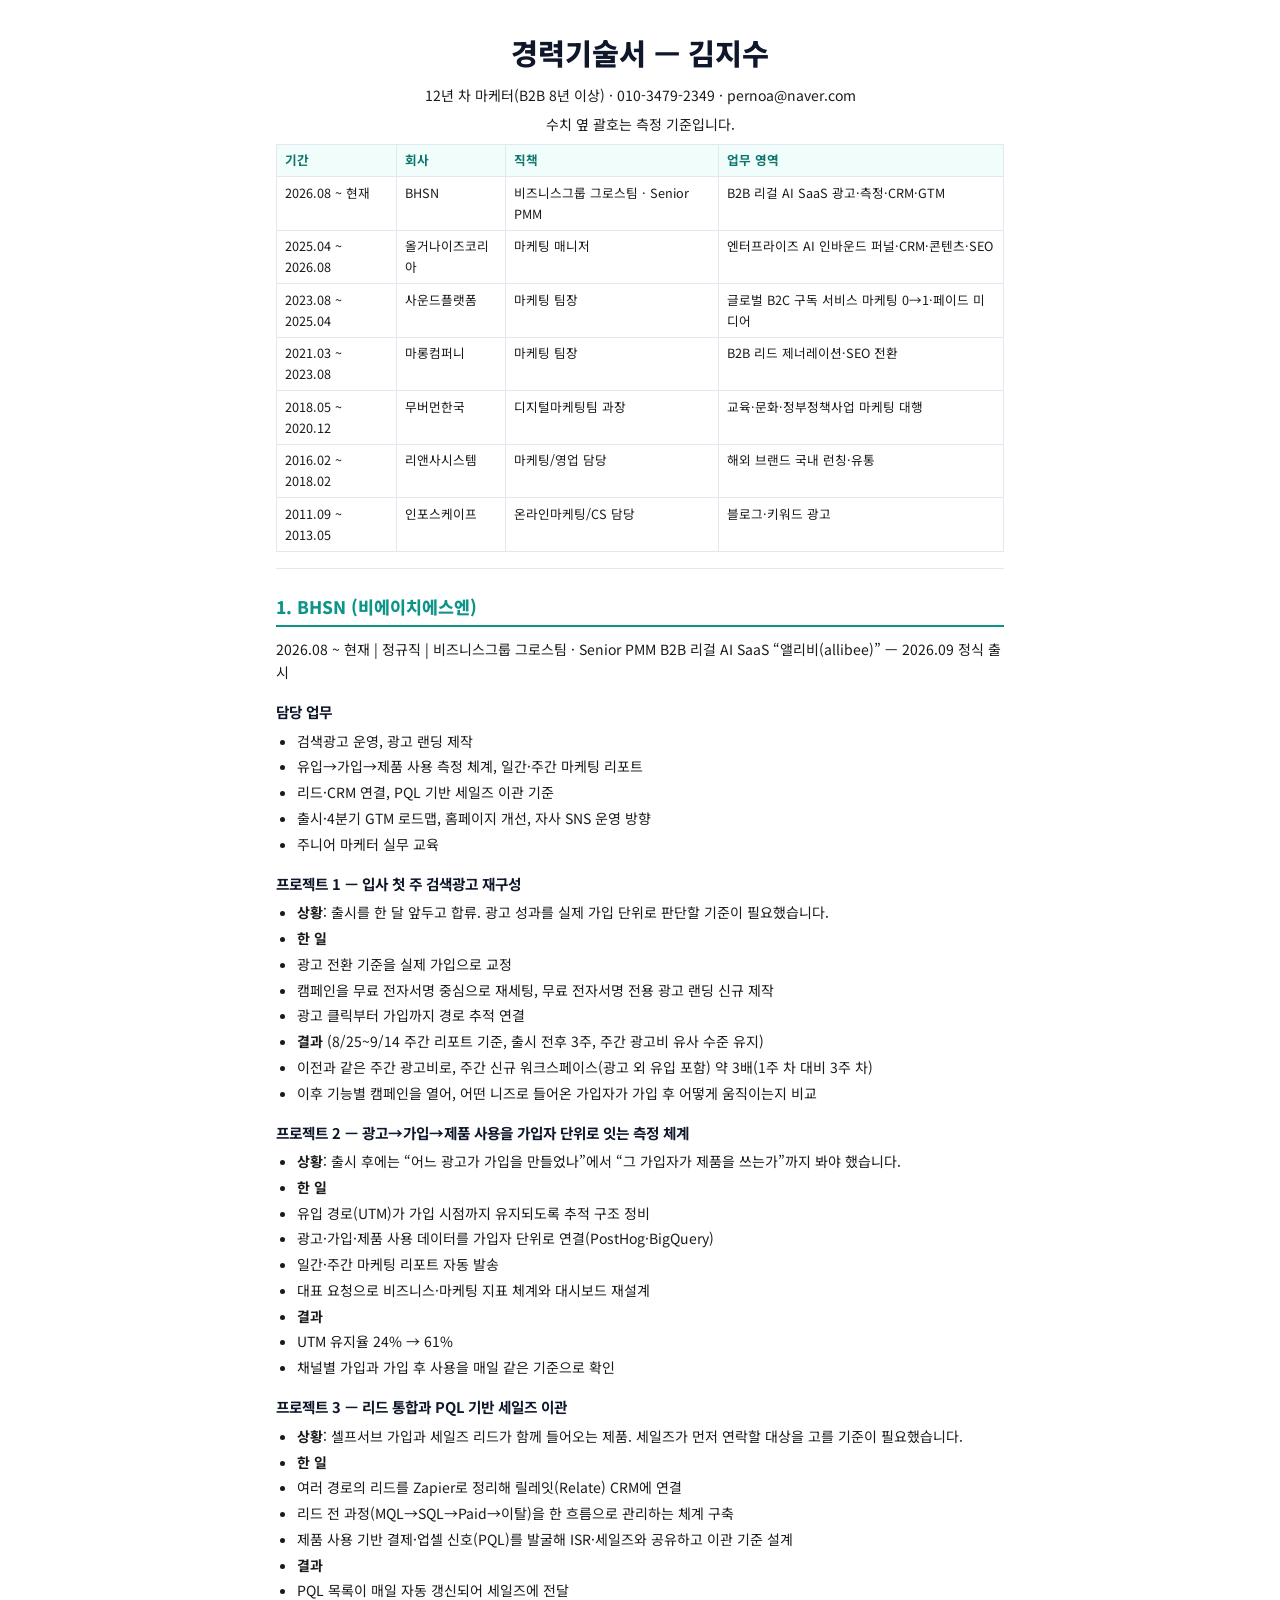
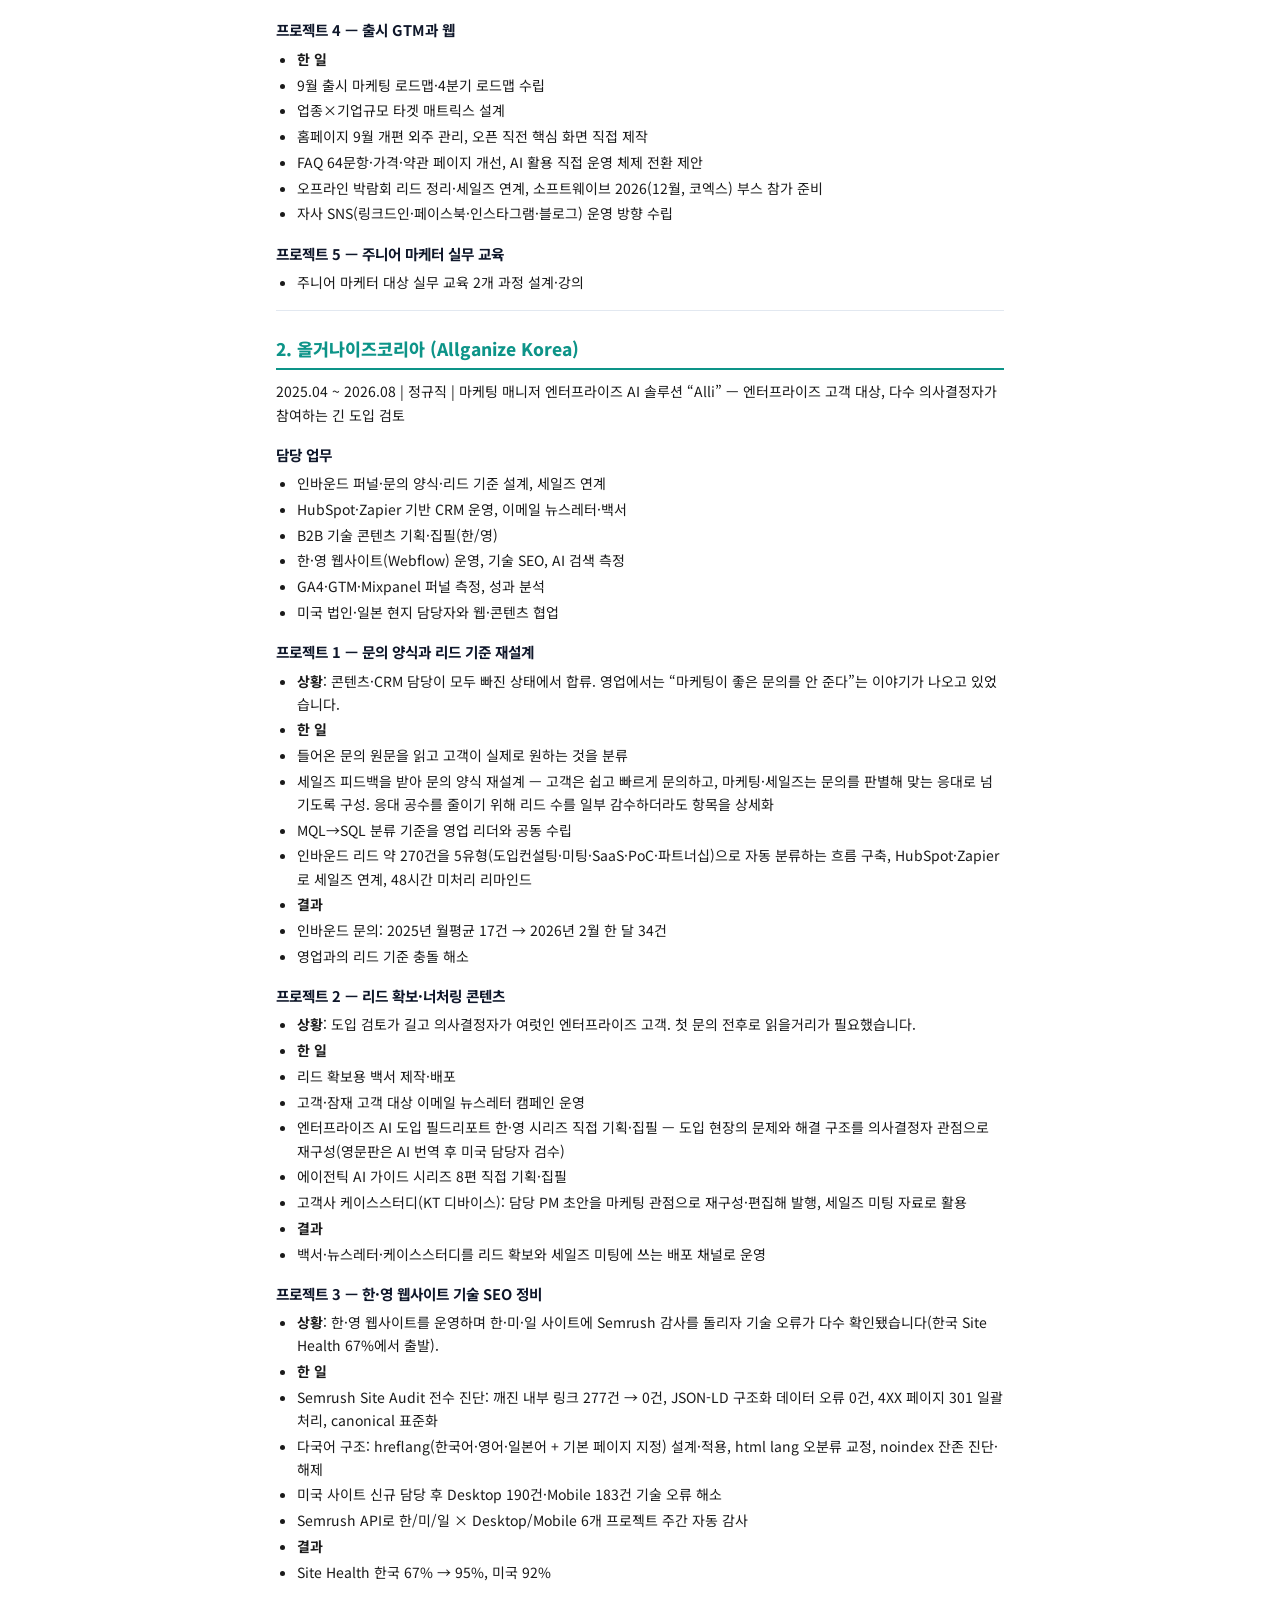
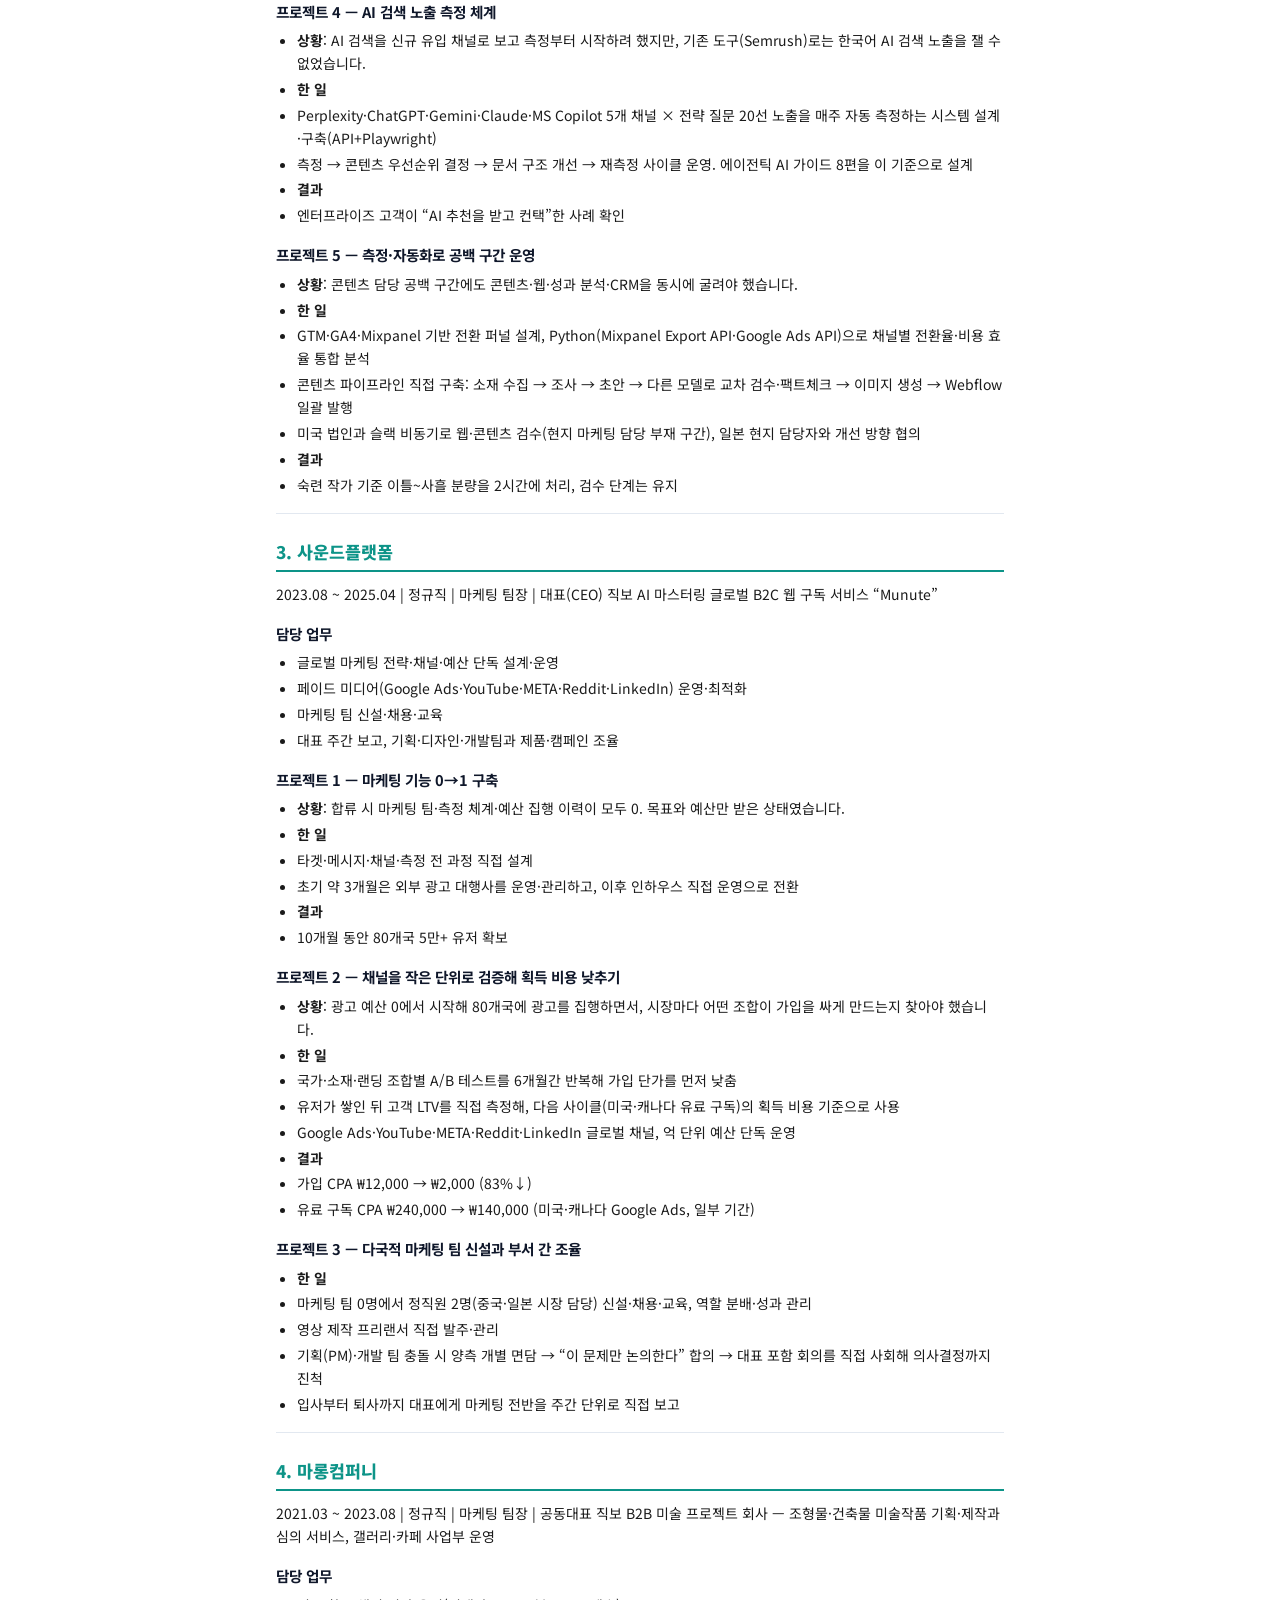
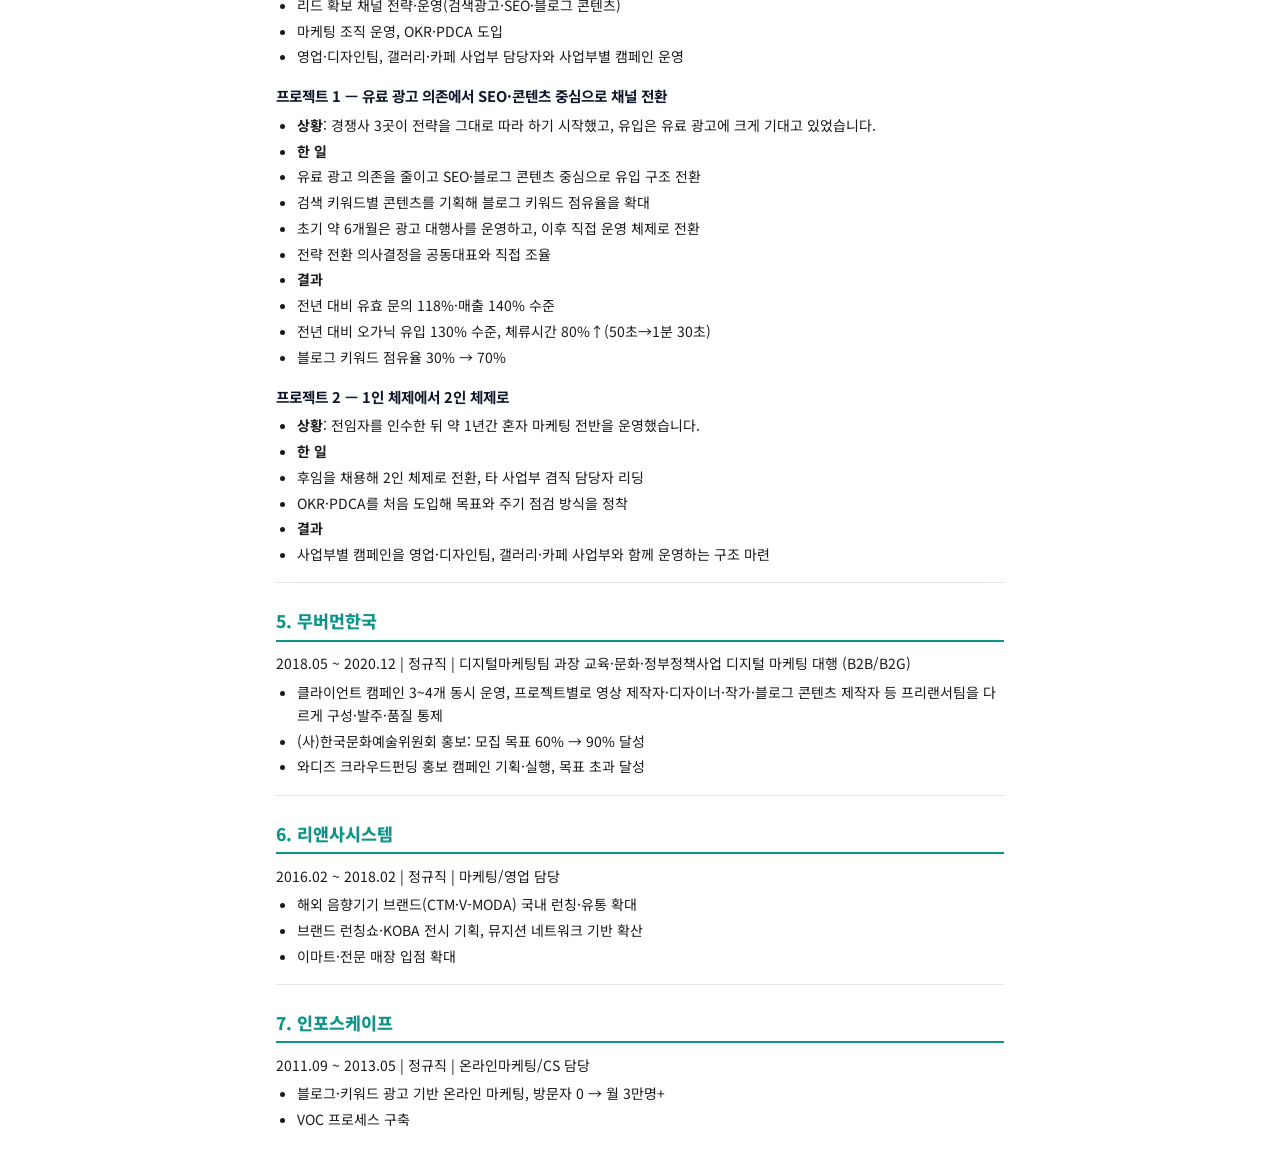
<file: 경력기술서_김지수_embed.html>
<!DOCTYPE html>
<html lang="ko">
<head>
<meta charset="UTF-8">
<meta name="viewport" content="width=device-width, initial-scale=1.0">
<meta name="robots" content="noindex, nofollow">
<title>경력기술서 — 김지수</title>
<link rel="preconnect" href="https://fonts.googleapis.com">
<link rel="preconnect" href="https://fonts.gstatic.com" crossorigin>
<link href="https://fonts.googleapis.com/css2?family=Noto+Sans+KR:wght@400;500;700;800&display=swap" rel="stylesheet">
<style>
@page { size: A4; margin: 16mm 15mm; }
* { box-sizing: border-box; }
body { font-family: 'Noto Sans KR', 'Apple SD Gothic Neo', sans-serif; font-size: 10.5pt; line-height: 1.65;
       color: #1a1a1a; background: #fff; max-width: 800px; margin: 0 auto; padding: 28px 36px;
       -webkit-print-color-adjust: exact; print-color-adjust: exact; }
h1 { font-size: 22pt; font-weight: 800; color: #0f172a; text-align: center; margin: 0 0 6pt; }
h1 + p, h1 + p + p { text-align: center; }
h1 + p strong { color: #0d9488; }
h2 { font-size: 13pt; font-weight: 800; color: #0d9488; border-bottom: 2pt solid #0d9488;
     padding-bottom: 3pt; margin: 18pt 0 8pt; }
h3 { font-size: 11pt; font-weight: 700; color: #0f172a; margin: 12pt 0 4pt; }
p { margin: 4pt 0; }
ul { margin: 3pt 0 6pt; padding-left: 16pt; }
li { margin: 2pt 0; }
hr { border: 0; border-top: 1pt solid #e2e8f0; margin: 12pt 0; }
table { width: 100%; border-collapse: collapse; font-size: 9.5pt; margin: 6pt 0; }
th, td { border: 1px solid #e2e8f0; padding: 4pt 6pt; text-align: left; vertical-align: top; }
th { background: #f0fdfa; color: #0f766e; }
strong { font-weight: 700; }
@media print { body { padding: 0; } h2, h3 { page-break-after: avoid; } li { page-break-inside: avoid; } }
</style>
</head>
<body>
<h1>경력기술서 — 김지수</h1>
<p>12년 차 마케터(B2B 8년 이상) · 010-3479-2349 · pernoa@naver.com</p>
<p>수치 옆 괄호는 측정 기준입니다.</p>
<table>
<thead>
<tr>
<th>기간</th>
<th>회사</th>
<th>직책</th>
<th>업무 영역</th>
</tr>
</thead>
<tbody>
<tr>
<td>2026.08 ~ 현재</td>
<td>BHSN</td>
<td>비즈니스그룹 그로스팀 · Senior PMM</td>
<td>B2B 리걸 AI SaaS 광고·측정·CRM·GTM</td>
</tr>
<tr>
<td>2025.04 ~ 2026.08</td>
<td>올거나이즈코리아</td>
<td>마케팅 매니저</td>
<td>엔터프라이즈 AI 인바운드 퍼널·CRM·콘텐츠·SEO</td>
</tr>
<tr>
<td>2023.08 ~ 2025.04</td>
<td>사운드플랫폼</td>
<td>마케팅 팀장</td>
<td>글로벌 B2C 구독 서비스 마케팅 0→1·페이드 미디어</td>
</tr>
<tr>
<td>2021.03 ~ 2023.08</td>
<td>마롱컴퍼니</td>
<td>마케팅 팀장</td>
<td>B2B 리드 제너레이션·SEO 전환</td>
</tr>
<tr>
<td>2018.05 ~ 2020.12</td>
<td>무버먼한국</td>
<td>디지털마케팅팀 과장</td>
<td>교육·문화·정부정책사업 마케팅 대행</td>
</tr>
<tr>
<td>2016.02 ~ 2018.02</td>
<td>리앤사시스템</td>
<td>마케팅/영업 담당</td>
<td>해외 브랜드 국내 런칭·유통</td>
</tr>
<tr>
<td>2011.09 ~ 2013.05</td>
<td>인포스케이프</td>
<td>온라인마케팅/CS 담당</td>
<td>블로그·키워드 광고</td>
</tr>
</tbody>
</table>
<hr />
<h2>1. BHSN (비에이치에스엔)</h2>
<p>2026.08 ~ 현재 | 정규직 | 비즈니스그룹 그로스팀 · Senior PMM
B2B 리걸 AI SaaS “앨리비(allibee)” — 2026.09 정식 출시</p>
<h3>담당 업무</h3>
<ul>
<li>검색광고 운영, 광고 랜딩 제작</li>
<li>유입→가입→제품 사용 측정 체계, 일간·주간 마케팅 리포트</li>
<li>리드·CRM 연결, PQL 기반 세일즈 이관 기준</li>
<li>출시·4분기 GTM 로드맵, 홈페이지 개선, 자사 SNS 운영 방향</li>
<li>주니어 마케터 실무 교육</li>
</ul>
<h3>프로젝트 1 — 입사 첫 주 검색광고 재구성</h3>
<ul>
<li><strong>상황</strong>: 출시를 한 달 앞두고 합류. 광고 성과를 실제 가입 단위로 판단할 기준이 필요했습니다.</li>
<li><strong>한 일</strong></li>
<li>광고 전환 기준을 실제 가입으로 교정</li>
<li>캠페인을 무료 전자서명 중심으로 재세팅, 무료 전자서명 전용 광고 랜딩 신규 제작</li>
<li>광고 클릭부터 가입까지 경로 추적 연결</li>
<li><strong>결과</strong> (8/25~9/14 주간 리포트 기준, 출시 전후 3주, 주간 광고비 유사 수준 유지)</li>
<li>이전과 같은 주간 광고비로, 주간 신규 워크스페이스(광고 외 유입 포함) 약 3배(1주 차 대비 3주 차)</li>
<li>이후 기능별 캠페인을 열어, 어떤 니즈로 들어온 가입자가 가입 후 어떻게 움직이는지 비교</li>
</ul>
<h3>프로젝트 2 — 광고→가입→제품 사용을 가입자 단위로 잇는 측정 체계</h3>
<ul>
<li><strong>상황</strong>: 출시 후에는 “어느 광고가 가입을 만들었나”에서 “그 가입자가 제품을 쓰는가”까지 봐야 했습니다.</li>
<li><strong>한 일</strong></li>
<li>유입 경로(UTM)가 가입 시점까지 유지되도록 추적 구조 정비</li>
<li>광고·가입·제품 사용 데이터를 가입자 단위로 연결(PostHog·BigQuery)</li>
<li>일간·주간 마케팅 리포트 자동 발송</li>
<li>대표 요청으로 비즈니스·마케팅 지표 체계와 대시보드 재설계</li>
<li><strong>결과</strong></li>
<li>UTM 유지율 24% → 61%</li>
<li>채널별 가입과 가입 후 사용을 매일 같은 기준으로 확인</li>
</ul>
<h3>프로젝트 3 — 리드 통합과 PQL 기반 세일즈 이관</h3>
<ul>
<li><strong>상황</strong>: 셀프서브 가입과 세일즈 리드가 함께 들어오는 제품. 세일즈가 먼저 연락할 대상을 고를 기준이 필요했습니다.</li>
<li><strong>한 일</strong></li>
<li>여러 경로의 리드를 Zapier로 정리해 릴레잇(Relate) CRM에 연결</li>
<li>리드 전 과정(MQL→SQL→Paid→이탈)을 한 흐름으로 관리하는 체계 구축</li>
<li>제품 사용 기반 결제·업셀 신호(PQL)를 발굴해 ISR·세일즈와 공유하고 이관 기준 설계</li>
<li><strong>결과</strong></li>
<li>PQL 목록이 매일 자동 갱신되어 세일즈에 전달</li>
</ul>
<h3>프로젝트 4 — 출시 GTM과 웹</h3>
<ul>
<li><strong>한 일</strong></li>
<li>9월 출시 마케팅 로드맵·4분기 로드맵 수립</li>
<li>업종×기업규모 타겟 매트릭스 설계</li>
<li>홈페이지 9월 개편 외주 관리, 오픈 직전 핵심 화면 직접 제작</li>
<li>FAQ 64문항·가격·약관 페이지 개선, AI 활용 직접 운영 체제 전환 제안</li>
<li>오프라인 박람회 리드 정리·세일즈 연계, 소프트웨이브 2026(12월, 코엑스) 부스 참가 준비</li>
<li>자사 SNS(링크드인·페이스북·인스타그램·블로그) 운영 방향 수립</li>
</ul>
<h3>프로젝트 5 — 주니어 마케터 실무 교육</h3>
<ul>
<li>주니어 마케터 대상 실무 교육 2개 과정 설계·강의</li>
</ul>
<hr />
<h2>2. 올거나이즈코리아 (Allganize Korea)</h2>
<p>2025.04 ~ 2026.08 | 정규직 | 마케팅 매니저
엔터프라이즈 AI 솔루션 “Alli” — 엔터프라이즈 고객 대상, 다수 의사결정자가 참여하는 긴 도입 검토</p>
<h3>담당 업무</h3>
<ul>
<li>인바운드 퍼널·문의 양식·리드 기준 설계, 세일즈 연계</li>
<li>HubSpot·Zapier 기반 CRM 운영, 이메일 뉴스레터·백서</li>
<li>B2B 기술 콘텐츠 기획·집필(한/영)</li>
<li>한·영 웹사이트(Webflow) 운영, 기술 SEO, AI 검색 측정</li>
<li>GA4·GTM·Mixpanel 퍼널 측정, 성과 분석</li>
<li>미국 법인·일본 현지 담당자와 웹·콘텐츠 협업</li>
</ul>
<h3>프로젝트 1 — 문의 양식과 리드 기준 재설계</h3>
<ul>
<li><strong>상황</strong>: 콘텐츠·CRM 담당이 모두 빠진 상태에서 합류. 영업에서는 “마케팅이 좋은 문의를 안 준다”는 이야기가 나오고 있었습니다.</li>
<li><strong>한 일</strong></li>
<li>들어온 문의 원문을 읽고 고객이 실제로 원하는 것을 분류</li>
<li>세일즈 피드백을 받아 문의 양식 재설계 — 고객은 쉽고 빠르게 문의하고, 마케팅·세일즈는 문의를 판별해 맞는 응대로 넘기도록 구성. 응대 공수를 줄이기 위해 리드 수를 일부 감수하더라도 항목을 상세화</li>
<li>MQL→SQL 분류 기준을 영업 리더와 공동 수립</li>
<li>인바운드 리드 약 270건을 5유형(도입컨설팅·미팅·SaaS·PoC·파트너십)으로 자동 분류하는 흐름 구축, HubSpot·Zapier로 세일즈 연계, 48시간 미처리 리마인드</li>
<li><strong>결과</strong></li>
<li>인바운드 문의: 2025년 월평균 17건 → 2026년 2월 한 달 34건</li>
<li>영업과의 리드 기준 충돌 해소</li>
</ul>
<h3>프로젝트 2 — 리드 확보·너처링 콘텐츠</h3>
<ul>
<li><strong>상황</strong>: 도입 검토가 길고 의사결정자가 여럿인 엔터프라이즈 고객. 첫 문의 전후로 읽을거리가 필요했습니다.</li>
<li><strong>한 일</strong></li>
<li>리드 확보용 백서 제작·배포</li>
<li>고객·잠재 고객 대상 이메일 뉴스레터 캠페인 운영</li>
<li>엔터프라이즈 AI 도입 필드리포트 한·영 시리즈 직접 기획·집필 — 도입 현장의 문제와 해결 구조를 의사결정자 관점으로 재구성(영문판은 AI 번역 후 미국 담당자 검수)</li>
<li>에이전틱 AI 가이드 시리즈 8편 직접 기획·집필</li>
<li>고객사 케이스스터디(KT 디바이스): 담당 PM 초안을 마케팅 관점으로 재구성·편집해 발행, 세일즈 미팅 자료로 활용</li>
<li><strong>결과</strong></li>
<li>백서·뉴스레터·케이스스터디를 리드 확보와 세일즈 미팅에 쓰는 배포 채널로 운영</li>
</ul>
<h3>프로젝트 3 — 한·영 웹사이트 기술 SEO 정비</h3>
<ul>
<li><strong>상황</strong>: 한·영 웹사이트를 운영하며 한·미·일 사이트에 Semrush 감사를 돌리자 기술 오류가 다수 확인됐습니다(한국 Site Health 67%에서 출발).</li>
<li><strong>한 일</strong></li>
<li>Semrush Site Audit 전수 진단: 깨진 내부 링크 277건 → 0건, JSON-LD 구조화 데이터 오류 0건, 4XX 페이지 301 일괄 처리, canonical 표준화</li>
<li>다국어 구조: hreflang(한국어·영어·일본어 + 기본 페이지 지정) 설계·적용, html lang 오분류 교정, noindex 잔존 진단·해제</li>
<li>미국 사이트 신규 담당 후 Desktop 190건·Mobile 183건 기술 오류 해소</li>
<li>Semrush API로 한/미/일 × Desktop/Mobile 6개 프로젝트 주간 자동 감사</li>
<li><strong>결과</strong></li>
<li>Site Health 한국 67% → 95%, 미국 92%</li>
</ul>
<h3>프로젝트 4 — AI 검색 노출 측정 체계</h3>
<ul>
<li><strong>상황</strong>: AI 검색을 신규 유입 채널로 보고 측정부터 시작하려 했지만, 기존 도구(Semrush)로는 한국어 AI 검색 노출을 잴 수 없었습니다.</li>
<li><strong>한 일</strong></li>
<li>Perplexity·ChatGPT·Gemini·Claude·MS Copilot 5개 채널 × 전략 질문 20선 노출을 매주 자동 측정하는 시스템 설계·구축(API+Playwright)</li>
<li>측정 → 콘텐츠 우선순위 결정 → 문서 구조 개선 → 재측정 사이클 운영. 에이전틱 AI 가이드 8편을 이 기준으로 설계</li>
<li><strong>결과</strong></li>
<li>엔터프라이즈 고객이 “AI 추천을 받고 컨택”한 사례 확인</li>
</ul>
<h3>프로젝트 5 — 측정·자동화로 공백 구간 운영</h3>
<ul>
<li><strong>상황</strong>: 콘텐츠 담당 공백 구간에도 콘텐츠·웹·성과 분석·CRM을 동시에 굴려야 했습니다.</li>
<li><strong>한 일</strong></li>
<li>GTM·GA4·Mixpanel 기반 전환 퍼널 설계, Python(Mixpanel Export API·Google Ads API)으로 채널별 전환율·비용 효율 통합 분석</li>
<li>콘텐츠 파이프라인 직접 구축: 소재 수집 → 조사 → 초안 → 다른 모델로 교차 검수·팩트체크 → 이미지 생성 → Webflow 일괄 발행</li>
<li>미국 법인과 슬랙 비동기로 웹·콘텐츠 검수(현지 마케팅 담당 부재 구간), 일본 현지 담당자와 개선 방향 협의</li>
<li><strong>결과</strong></li>
<li>숙련 작가 기준 이틀~사흘 분량을 2시간에 처리, 검수 단계는 유지</li>
</ul>
<hr />
<h2>3. 사운드플랫폼</h2>
<p>2023.08 ~ 2025.04 | 정규직 | 마케팅 팀장 | 대표(CEO) 직보
AI 마스터링 글로벌 B2C 웹 구독 서비스 “Munute”</p>
<h3>담당 업무</h3>
<ul>
<li>글로벌 마케팅 전략·채널·예산 단독 설계·운영</li>
<li>페이드 미디어(Google Ads·YouTube·META·Reddit·LinkedIn) 운영·최적화</li>
<li>마케팅 팀 신설·채용·교육</li>
<li>대표 주간 보고, 기획·디자인·개발팀과 제품·캠페인 조율</li>
</ul>
<h3>프로젝트 1 — 마케팅 기능 0→1 구축</h3>
<ul>
<li><strong>상황</strong>: 합류 시 마케팅 팀·측정 체계·예산 집행 이력이 모두 0. 목표와 예산만 받은 상태였습니다.</li>
<li><strong>한 일</strong></li>
<li>타겟·메시지·채널·측정 전 과정 직접 설계</li>
<li>초기 약 3개월은 외부 광고 대행사를 운영·관리하고, 이후 인하우스 직접 운영으로 전환</li>
<li><strong>결과</strong></li>
<li>10개월 동안 80개국 5만+ 유저 확보</li>
</ul>
<h3>프로젝트 2 — 채널을 작은 단위로 검증해 획득 비용 낮추기</h3>
<ul>
<li><strong>상황</strong>: 광고 예산 0에서 시작해 80개국에 광고를 집행하면서, 시장마다 어떤 조합이 가입을 싸게 만드는지 찾아야 했습니다.</li>
<li><strong>한 일</strong></li>
<li>국가·소재·랜딩 조합별 A/B 테스트를 6개월간 반복해 가입 단가를 먼저 낮춤</li>
<li>유저가 쌓인 뒤 고객 LTV를 직접 측정해, 다음 사이클(미국·캐나다 유료 구독)의 획득 비용 기준으로 사용</li>
<li>Google Ads·YouTube·META·Reddit·LinkedIn 글로벌 채널, 억 단위 예산 단독 운영</li>
<li><strong>결과</strong></li>
<li>가입 CPA ₩12,000 → ₩2,000 (83%↓)</li>
<li>유료 구독 CPA ₩240,000 → ₩140,000 (미국·캐나다 Google Ads, 일부 기간)</li>
</ul>
<h3>프로젝트 3 — 다국적 마케팅 팀 신설과 부서 간 조율</h3>
<ul>
<li><strong>한 일</strong></li>
<li>마케팅 팀 0명에서 정직원 2명(중국·일본 시장 담당) 신설·채용·교육, 역할 분배·성과 관리</li>
<li>영상 제작 프리랜서 직접 발주·관리</li>
<li>기획(PM)·개발 팀 충돌 시 양측 개별 면담 → “이 문제만 논의한다” 합의 → 대표 포함 회의를 직접 사회해 의사결정까지 진척</li>
<li>입사부터 퇴사까지 대표에게 마케팅 전반을 주간 단위로 직접 보고</li>
</ul>
<hr />
<h2>4. 마롱컴퍼니</h2>
<p>2021.03 ~ 2023.08 | 정규직 | 마케팅 팀장 | 공동대표 직보
B2B 미술 프로젝트 회사 — 조형물·건축물 미술작품 기획·제작과 심의 서비스, 갤러리·카페 사업부 운영</p>
<h3>담당 업무</h3>
<ul>
<li>리드 확보 채널 전략·운영(검색광고·SEO·블로그 콘텐츠)</li>
<li>마케팅 조직 운영, OKR·PDCA 도입</li>
<li>영업·디자인팀, 갤러리·카페 사업부 담당자와 사업부별 캠페인 운영</li>
</ul>
<h3>프로젝트 1 — 유료 광고 의존에서 SEO·콘텐츠 중심으로 채널 전환</h3>
<ul>
<li><strong>상황</strong>: 경쟁사 3곳이 전략을 그대로 따라 하기 시작했고, 유입은 유료 광고에 크게 기대고 있었습니다.</li>
<li><strong>한 일</strong></li>
<li>유료 광고 의존을 줄이고 SEO·블로그 콘텐츠 중심으로 유입 구조 전환</li>
<li>검색 키워드별 콘텐츠를 기획해 블로그 키워드 점유율을 확대</li>
<li>초기 약 6개월은 광고 대행사를 운영하고, 이후 직접 운영 체제로 전환</li>
<li>전략 전환 의사결정을 공동대표와 직접 조율</li>
<li><strong>결과</strong></li>
<li>전년 대비 유효 문의 118%·매출 140% 수준</li>
<li>전년 대비 오가닉 유입 130% 수준, 체류시간 80%↑(50초→1분 30초)</li>
<li>블로그 키워드 점유율 30% → 70%</li>
</ul>
<h3>프로젝트 2 — 1인 체제에서 2인 체제로</h3>
<ul>
<li><strong>상황</strong>: 전임자를 인수한 뒤 약 1년간 혼자 마케팅 전반을 운영했습니다.</li>
<li><strong>한 일</strong></li>
<li>후임을 채용해 2인 체제로 전환, 타 사업부 겸직 담당자 리딩</li>
<li>OKR·PDCA를 처음 도입해 목표와 주기 점검 방식을 정착</li>
<li><strong>결과</strong></li>
<li>사업부별 캠페인을 영업·디자인팀, 갤러리·카페 사업부와 함께 운영하는 구조 마련</li>
</ul>
<hr />
<h2>5. 무버먼한국</h2>
<p>2018.05 ~ 2020.12 | 정규직 | 디지털마케팅팀 과장
교육·문화·정부정책사업 디지털 마케팅 대행 (B2B/B2G)</p>
<ul>
<li>클라이언트 캠페인 3~4개 동시 운영, 프로젝트별로 영상 제작자·디자이너·작가·블로그 콘텐츠 제작자 등 프리랜서팀을 다르게 구성·발주·품질 통제</li>
<li>(사)한국문화예술위원회 홍보: 모집 목표 60% → 90% 달성</li>
<li>와디즈 크라우드펀딩 홍보 캠페인 기획·실행, 목표 초과 달성</li>
</ul>
<hr />
<h2>6. 리앤사시스템</h2>
<p>2016.02 ~ 2018.02 | 정규직 | 마케팅/영업 담당</p>
<ul>
<li>해외 음향기기 브랜드(CTM·V-MODA) 국내 런칭·유통 확대</li>
<li>브랜드 런칭쇼·KOBA 전시 기획, 뮤지션 네트워크 기반 확산</li>
<li>이마트·전문 매장 입점 확대</li>
</ul>
<hr />
<h2>7. 인포스케이프</h2>
<p>2011.09 ~ 2013.05 | 정규직 | 온라인마케팅/CS 담당</p>
<ul>
<li>블로그·키워드 광고 기반 온라인 마케팅, 방문자 0 → 월 3만명+</li>
<li>VOC 프로세스 구축</li>
</ul>
</body>
</html>
</file>
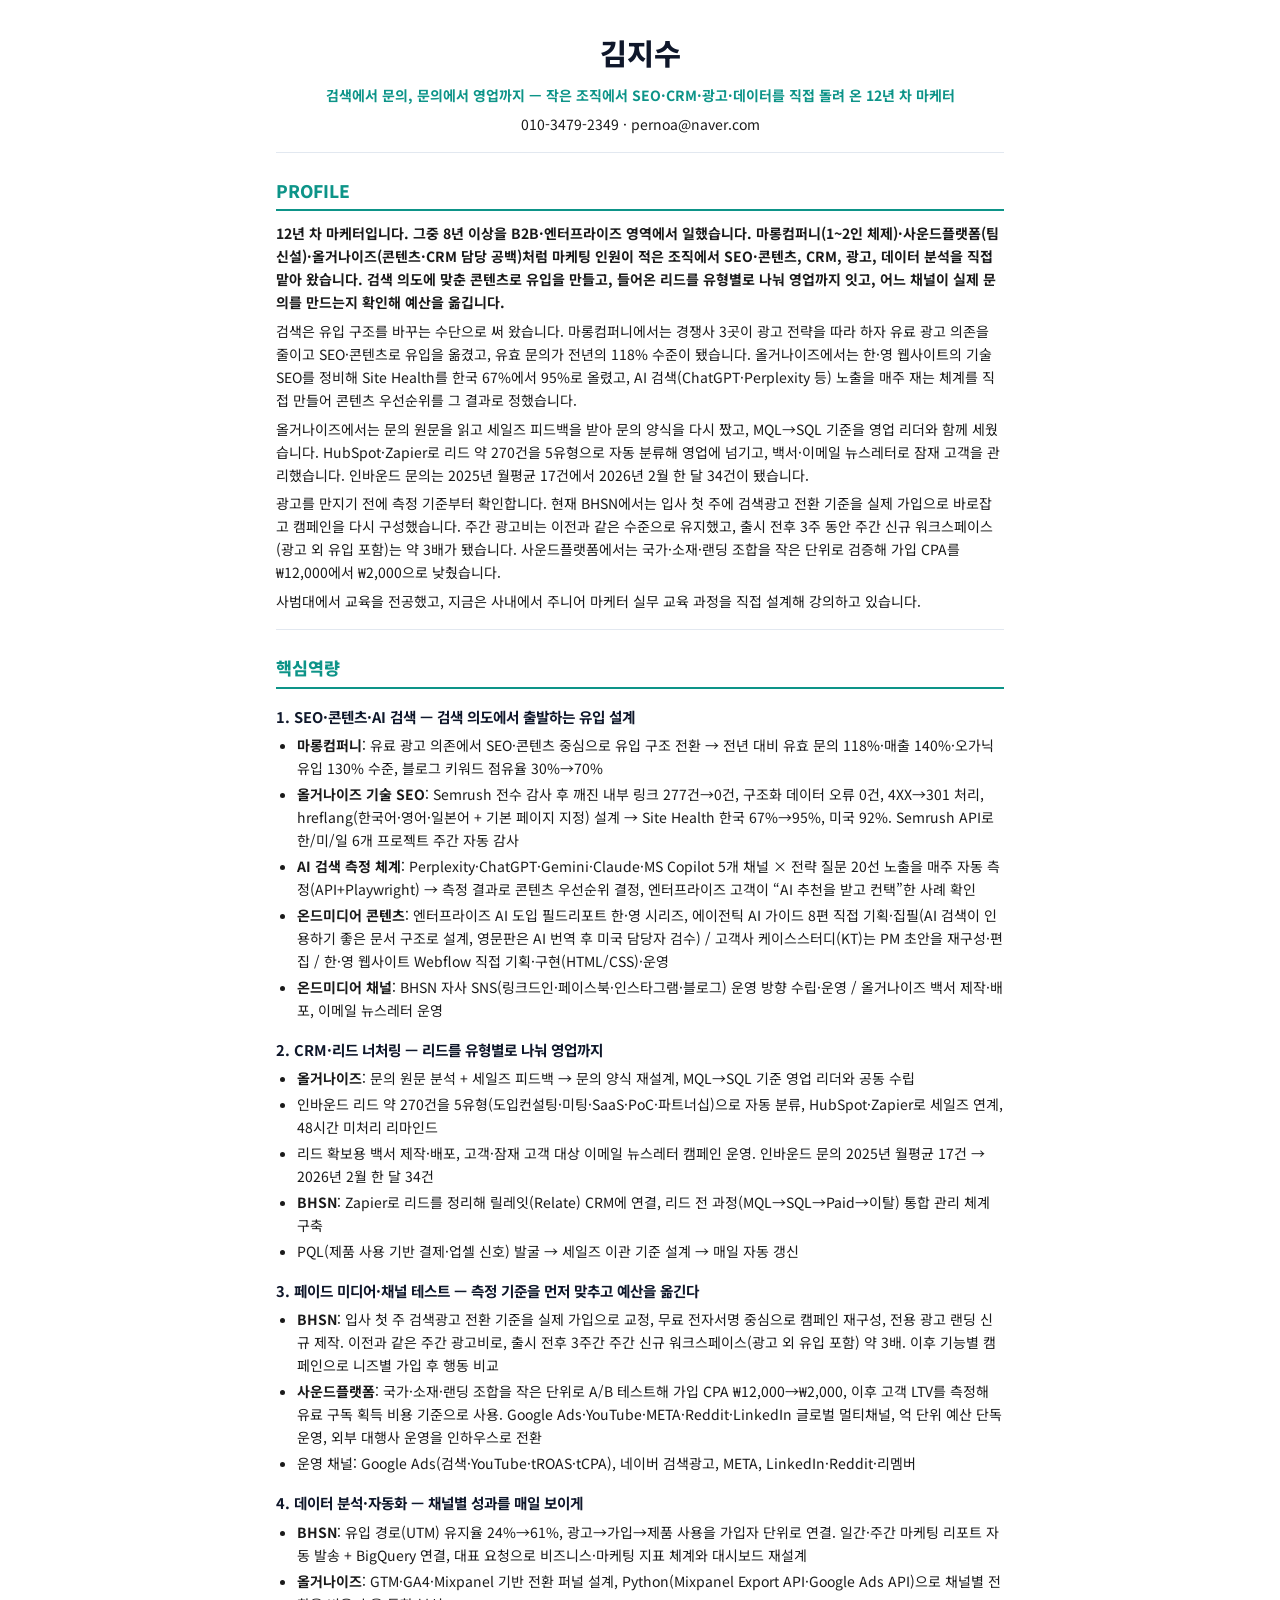
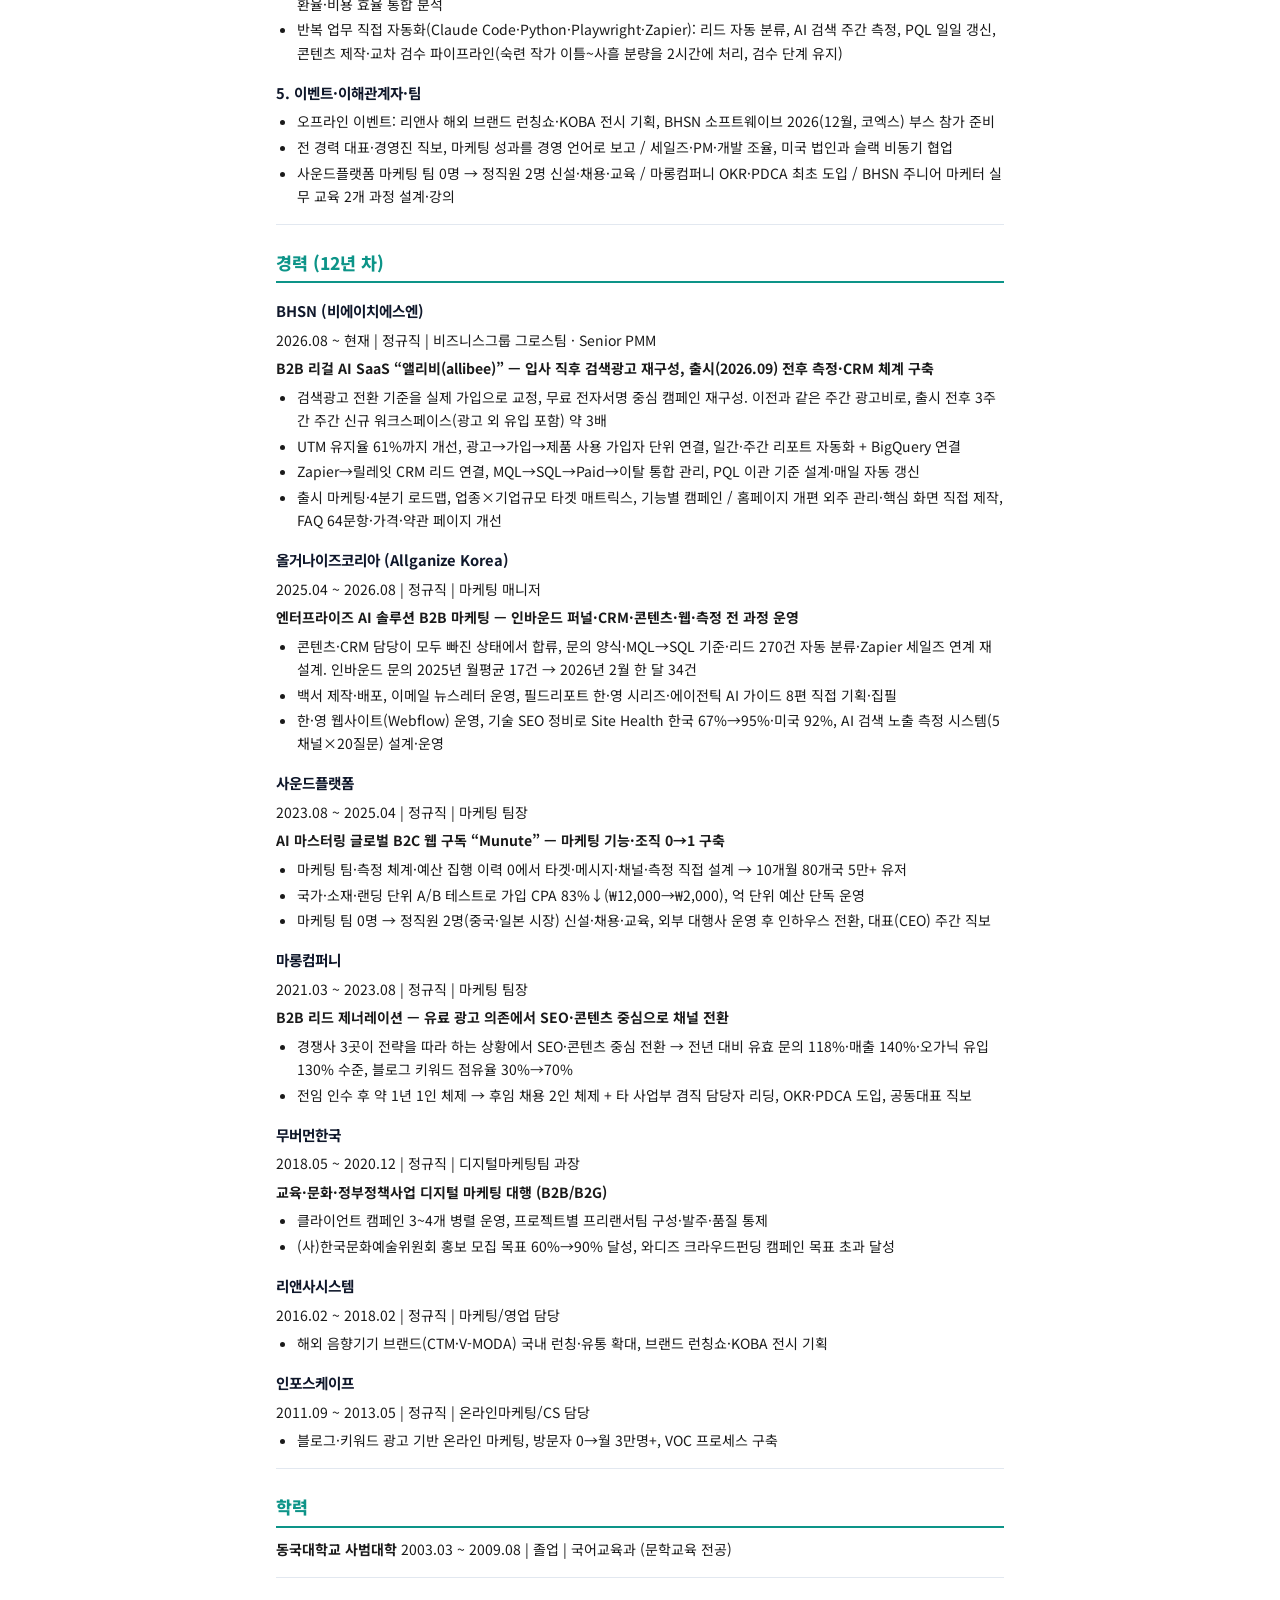
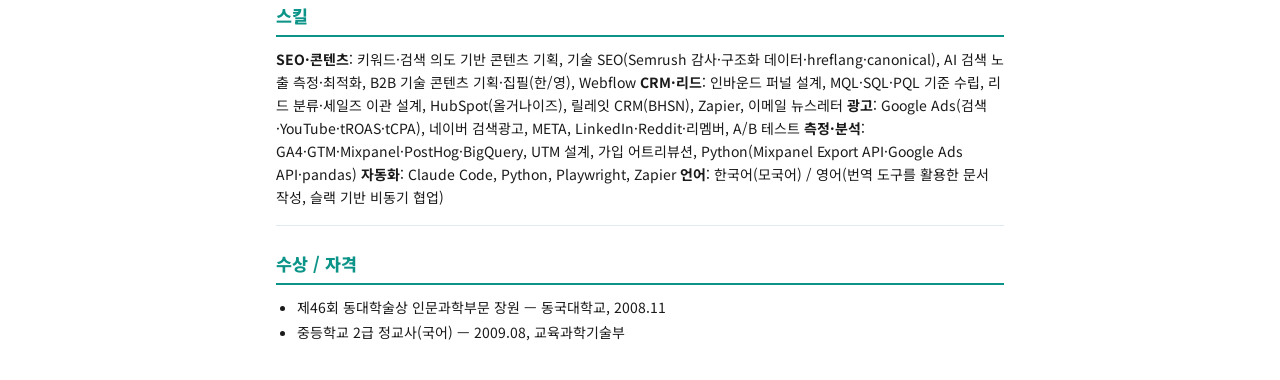
<file: 이력서_김지수_embed.html>
<!DOCTYPE html>
<html lang="ko">
<head>
<meta charset="UTF-8">
<meta name="viewport" content="width=device-width, initial-scale=1.0">
<meta name="robots" content="noindex, nofollow">
<title>이력서 — 김지수</title>
<link rel="preconnect" href="https://fonts.googleapis.com">
<link rel="preconnect" href="https://fonts.gstatic.com" crossorigin>
<link href="https://fonts.googleapis.com/css2?family=Noto+Sans+KR:wght@400;500;700;800&display=swap" rel="stylesheet">
<style>
@page { size: A4; margin: 16mm 15mm; }
* { box-sizing: border-box; }
body { font-family: 'Noto Sans KR', 'Apple SD Gothic Neo', sans-serif; font-size: 10.5pt; line-height: 1.65;
       color: #1a1a1a; background: #fff; max-width: 800px; margin: 0 auto; padding: 28px 36px;
       -webkit-print-color-adjust: exact; print-color-adjust: exact; }
h1 { font-size: 22pt; font-weight: 800; color: #0f172a; text-align: center; margin: 0 0 6pt; }
h1 + p, h1 + p + p { text-align: center; }
h1 + p strong { color: #0d9488; }
h2 { font-size: 13pt; font-weight: 800; color: #0d9488; border-bottom: 2pt solid #0d9488;
     padding-bottom: 3pt; margin: 18pt 0 8pt; }
h3 { font-size: 11pt; font-weight: 700; color: #0f172a; margin: 12pt 0 4pt; }
p { margin: 4pt 0; }
ul { margin: 3pt 0 6pt; padding-left: 16pt; }
li { margin: 2pt 0; }
hr { border: 0; border-top: 1pt solid #e2e8f0; margin: 12pt 0; }
table { width: 100%; border-collapse: collapse; font-size: 9.5pt; margin: 6pt 0; }
th, td { border: 1px solid #e2e8f0; padding: 4pt 6pt; text-align: left; vertical-align: top; }
th { background: #f0fdfa; color: #0f766e; }
strong { font-weight: 700; }
@media print { body { padding: 0; } h2, h3 { page-break-after: avoid; } li { page-break-inside: avoid; } }
</style>
</head>
<body>
<h1>김지수</h1>
<p><strong>검색에서 문의, 문의에서 영업까지 — 작은 조직에서 SEO·CRM·광고·데이터를 직접 돌려 온 12년 차 마케터</strong></p>
<p>010-3479-2349 · pernoa@naver.com</p>
<hr />
<h2>PROFILE</h2>
<p><strong>12년 차 마케터입니다. 그중 8년 이상을 B2B·엔터프라이즈 영역에서 일했습니다. 마롱컴퍼니(1~2인 체제)·사운드플랫폼(팀 신설)·올거나이즈(콘텐츠·CRM 담당 공백)처럼 마케팅 인원이 적은 조직에서 SEO·콘텐츠, CRM, 광고, 데이터 분석을 직접 맡아 왔습니다. 검색 의도에 맞춘 콘텐츠로 유입을 만들고, 들어온 리드를 유형별로 나눠 영업까지 잇고, 어느 채널이 실제 문의를 만드는지 확인해 예산을 옮깁니다.</strong></p>
<p>검색은 유입 구조를 바꾸는 수단으로 써 왔습니다. 마롱컴퍼니에서는 경쟁사 3곳이 광고 전략을 따라 하자 유료 광고 의존을 줄이고 SEO·콘텐츠로 유입을 옮겼고, 유효 문의가 전년의 118% 수준이 됐습니다. 올거나이즈에서는 한·영 웹사이트의 기술 SEO를 정비해 Site Health를 한국 67%에서 95%로 올렸고, AI 검색(ChatGPT·Perplexity 등) 노출을 매주 재는 체계를 직접 만들어 콘텐츠 우선순위를 그 결과로 정했습니다.</p>
<p>올거나이즈에서는 문의 원문을 읽고 세일즈 피드백을 받아 문의 양식을 다시 짰고, MQL→SQL 기준을 영업 리더와 함께 세웠습니다. HubSpot·Zapier로 리드 약 270건을 5유형으로 자동 분류해 영업에 넘기고, 백서·이메일 뉴스레터로 잠재 고객을 관리했습니다. 인바운드 문의는 2025년 월평균 17건에서 2026년 2월 한 달 34건이 됐습니다.</p>
<p>광고를 만지기 전에 측정 기준부터 확인합니다. 현재 BHSN에서는 입사 첫 주에 검색광고 전환 기준을 실제 가입으로 바로잡고 캠페인을 다시 구성했습니다. 주간 광고비는 이전과 같은 수준으로 유지했고, 출시 전후 3주 동안 주간 신규 워크스페이스(광고 외 유입 포함)는 약 3배가 됐습니다. 사운드플랫폼에서는 국가·소재·랜딩 조합을 작은 단위로 검증해 가입 CPA를 ₩12,000에서 ₩2,000으로 낮췄습니다.</p>
<p>사범대에서 교육을 전공했고, 지금은 사내에서 주니어 마케터 실무 교육 과정을 직접 설계해 강의하고 있습니다.</p>
<hr />
<h2>핵심역량</h2>
<h3>1. SEO·콘텐츠·AI 검색 — 검색 의도에서 출발하는 유입 설계</h3>
<ul>
<li><strong>마롱컴퍼니</strong>: 유료 광고 의존에서 SEO·콘텐츠 중심으로 유입 구조 전환 → 전년 대비 유효 문의 118%·매출 140%·오가닉 유입 130% 수준, 블로그 키워드 점유율 30%→70%</li>
<li><strong>올거나이즈 기술 SEO</strong>: Semrush 전수 감사 후 깨진 내부 링크 277건→0건, 구조화 데이터 오류 0건, 4XX→301 처리, hreflang(한국어·영어·일본어 + 기본 페이지 지정) 설계 → Site Health 한국 67%→95%, 미국 92%. Semrush API로 한/미/일 6개 프로젝트 주간 자동 감사</li>
<li><strong>AI 검색 측정 체계</strong>: Perplexity·ChatGPT·Gemini·Claude·MS Copilot 5개 채널 × 전략 질문 20선 노출을 매주 자동 측정(API+Playwright) → 측정 결과로 콘텐츠 우선순위 결정, 엔터프라이즈 고객이 “AI 추천을 받고 컨택”한 사례 확인</li>
<li><strong>온드미디어 콘텐츠</strong>: 엔터프라이즈 AI 도입 필드리포트 한·영 시리즈, 에이전틱 AI 가이드 8편 직접 기획·집필(AI 검색이 인용하기 좋은 문서 구조로 설계, 영문판은 AI 번역 후 미국 담당자 검수) / 고객사 케이스스터디(KT)는 PM 초안을 재구성·편집 / 한·영 웹사이트 Webflow 직접 기획·구현(HTML/CSS)·운영</li>
<li><strong>온드미디어 채널</strong>: BHSN 자사 SNS(링크드인·페이스북·인스타그램·블로그) 운영 방향 수립·운영 / 올거나이즈 백서 제작·배포, 이메일 뉴스레터 운영</li>
</ul>
<h3>2. CRM·리드 너처링 — 리드를 유형별로 나눠 영업까지</h3>
<ul>
<li><strong>올거나이즈</strong>: 문의 원문 분석 + 세일즈 피드백 → 문의 양식 재설계, MQL→SQL 기준 영업 리더와 공동 수립</li>
<li>인바운드 리드 약 270건을 5유형(도입컨설팅·미팅·SaaS·PoC·파트너십)으로 자동 분류, HubSpot·Zapier로 세일즈 연계, 48시간 미처리 리마인드</li>
<li>리드 확보용 백서 제작·배포, 고객·잠재 고객 대상 이메일 뉴스레터 캠페인 운영. 인바운드 문의 2025년 월평균 17건 → 2026년 2월 한 달 34건</li>
<li><strong>BHSN</strong>: Zapier로 리드를 정리해 릴레잇(Relate) CRM에 연결, 리드 전 과정(MQL→SQL→Paid→이탈) 통합 관리 체계 구축</li>
<li>PQL(제품 사용 기반 결제·업셀 신호) 발굴 → 세일즈 이관 기준 설계 → 매일 자동 갱신</li>
</ul>
<h3>3. 페이드 미디어·채널 테스트 — 측정 기준을 먼저 맞추고 예산을 옮긴다</h3>
<ul>
<li><strong>BHSN</strong>: 입사 첫 주 검색광고 전환 기준을 실제 가입으로 교정, 무료 전자서명 중심으로 캠페인 재구성, 전용 광고 랜딩 신규 제작. 이전과 같은 주간 광고비로, 출시 전후 3주간 주간 신규 워크스페이스(광고 외 유입 포함) 약 3배. 이후 기능별 캠페인으로 니즈별 가입 후 행동 비교</li>
<li><strong>사운드플랫폼</strong>: 국가·소재·랜딩 조합을 작은 단위로 A/B 테스트해 가입 CPA ₩12,000→₩2,000, 이후 고객 LTV를 측정해 유료 구독 획득 비용 기준으로 사용. Google Ads·YouTube·META·Reddit·LinkedIn 글로벌 멀티채널, 억 단위 예산 단독 운영, 외부 대행사 운영을 인하우스로 전환</li>
<li>운영 채널: Google Ads(검색·YouTube·tROAS·tCPA), 네이버 검색광고, META, LinkedIn·Reddit·리멤버</li>
</ul>
<h3>4. 데이터 분석·자동화 — 채널별 성과를 매일 보이게</h3>
<ul>
<li><strong>BHSN</strong>: 유입 경로(UTM) 유지율 24%→61%, 광고→가입→제품 사용을 가입자 단위로 연결. 일간·주간 마케팅 리포트 자동 발송 + BigQuery 연결, 대표 요청으로 비즈니스·마케팅 지표 체계와 대시보드 재설계</li>
<li><strong>올거나이즈</strong>: GTM·GA4·Mixpanel 기반 전환 퍼널 설계, Python(Mixpanel Export API·Google Ads API)으로 채널별 전환율·비용 효율 통합 분석</li>
<li>반복 업무 직접 자동화(Claude Code·Python·Playwright·Zapier): 리드 자동 분류, AI 검색 주간 측정, PQL 일일 갱신, 콘텐츠 제작·교차 검수 파이프라인(숙련 작가 이틀~사흘 분량을 2시간에 처리, 검수 단계 유지)</li>
</ul>
<h3>5. 이벤트·이해관계자·팀</h3>
<ul>
<li>오프라인 이벤트: 리앤사 해외 브랜드 런칭쇼·KOBA 전시 기획, BHSN 소프트웨이브 2026(12월, 코엑스) 부스 참가 준비</li>
<li>전 경력 대표·경영진 직보, 마케팅 성과를 경영 언어로 보고 / 세일즈·PM·개발 조율, 미국 법인과 슬랙 비동기 협업</li>
<li>사운드플랫폼 마케팅 팀 0명 → 정직원 2명 신설·채용·교육 / 마롱컴퍼니 OKR·PDCA 최초 도입 / BHSN 주니어 마케터 실무 교육 2개 과정 설계·강의</li>
</ul>
<hr />
<h2>경력 (12년 차)</h2>
<h3>BHSN (비에이치에스엔)</h3>
<p>2026.08 ~ 현재 | 정규직 | 비즈니스그룹 그로스팀 · Senior PMM</p>
<p><strong>B2B 리걸 AI SaaS “앨리비(allibee)” — 입사 직후 검색광고 재구성, 출시(2026.09) 전후 측정·CRM 체계 구축</strong></p>
<ul>
<li>검색광고 전환 기준을 실제 가입으로 교정, 무료 전자서명 중심 캠페인 재구성. 이전과 같은 주간 광고비로, 출시 전후 3주간 주간 신규 워크스페이스(광고 외 유입 포함) 약 3배</li>
<li>UTM 유지율 61%까지 개선, 광고→가입→제품 사용 가입자 단위 연결, 일간·주간 리포트 자동화 + BigQuery 연결</li>
<li>Zapier→릴레잇 CRM 리드 연결, MQL→SQL→Paid→이탈 통합 관리, PQL 이관 기준 설계·매일 자동 갱신</li>
<li>출시 마케팅·4분기 로드맵, 업종×기업규모 타겟 매트릭스, 기능별 캠페인 / 홈페이지 개편 외주 관리·핵심 화면 직접 제작, FAQ 64문항·가격·약관 페이지 개선</li>
</ul>
<h3>올거나이즈코리아 (Allganize Korea)</h3>
<p>2025.04 ~ 2026.08 | 정규직 | 마케팅 매니저</p>
<p><strong>엔터프라이즈 AI 솔루션 B2B 마케팅 — 인바운드 퍼널·CRM·콘텐츠·웹·측정 전 과정 운영</strong></p>
<ul>
<li>콘텐츠·CRM 담당이 모두 빠진 상태에서 합류, 문의 양식·MQL→SQL 기준·리드 270건 자동 분류·Zapier 세일즈 연계 재설계. 인바운드 문의 2025년 월평균 17건 → 2026년 2월 한 달 34건</li>
<li>백서 제작·배포, 이메일 뉴스레터 운영, 필드리포트 한·영 시리즈·에이전틱 AI 가이드 8편 직접 기획·집필</li>
<li>한·영 웹사이트(Webflow) 운영, 기술 SEO 정비로 Site Health 한국 67%→95%·미국 92%, AI 검색 노출 측정 시스템(5채널×20질문) 설계·운영</li>
</ul>
<h3>사운드플랫폼</h3>
<p>2023.08 ~ 2025.04 | 정규직 | 마케팅 팀장</p>
<p><strong>AI 마스터링 글로벌 B2C 웹 구독 “Munute” — 마케팅 기능·조직 0→1 구축</strong></p>
<ul>
<li>마케팅 팀·측정 체계·예산 집행 이력 0에서 타겟·메시지·채널·측정 직접 설계 → 10개월 80개국 5만+ 유저</li>
<li>국가·소재·랜딩 단위 A/B 테스트로 가입 CPA 83%↓(₩12,000→₩2,000), 억 단위 예산 단독 운영</li>
<li>마케팅 팀 0명 → 정직원 2명(중국·일본 시장) 신설·채용·교육, 외부 대행사 운영 후 인하우스 전환, 대표(CEO) 주간 직보</li>
</ul>
<h3>마롱컴퍼니</h3>
<p>2021.03 ~ 2023.08 | 정규직 | 마케팅 팀장</p>
<p><strong>B2B 리드 제너레이션 — 유료 광고 의존에서 SEO·콘텐츠 중심으로 채널 전환</strong></p>
<ul>
<li>경쟁사 3곳이 전략을 따라 하는 상황에서 SEO·콘텐츠 중심 전환 → 전년 대비 유효 문의 118%·매출 140%·오가닉 유입 130% 수준, 블로그 키워드 점유율 30%→70%</li>
<li>전임 인수 후 약 1년 1인 체제 → 후임 채용 2인 체제 + 타 사업부 겸직 담당자 리딩, OKR·PDCA 도입, 공동대표 직보</li>
</ul>
<h3>무버먼한국</h3>
<p>2018.05 ~ 2020.12 | 정규직 | 디지털마케팅팀 과장</p>
<p><strong>교육·문화·정부정책사업 디지털 마케팅 대행 (B2B/B2G)</strong></p>
<ul>
<li>클라이언트 캠페인 3~4개 병렬 운영, 프로젝트별 프리랜서팀 구성·발주·품질 통제</li>
<li>(사)한국문화예술위원회 홍보 모집 목표 60%→90% 달성, 와디즈 크라우드펀딩 캠페인 목표 초과 달성</li>
</ul>
<h3>리앤사시스템</h3>
<p>2016.02 ~ 2018.02 | 정규직 | 마케팅/영업 담당</p>
<ul>
<li>해외 음향기기 브랜드(CTM·V-MODA) 국내 런칭·유통 확대, 브랜드 런칭쇼·KOBA 전시 기획</li>
</ul>
<h3>인포스케이프</h3>
<p>2011.09 ~ 2013.05 | 정규직 | 온라인마케팅/CS 담당</p>
<ul>
<li>블로그·키워드 광고 기반 온라인 마케팅, 방문자 0→월 3만명+, VOC 프로세스 구축</li>
</ul>
<hr />
<h2>학력</h2>
<p><strong>동국대학교 사범대학</strong> 2003.03 ~ 2009.08 | 졸업 | 국어교육과 (문학교육 전공)</p>
<hr />
<h2>스킬</h2>
<p><strong>SEO·콘텐츠</strong>: 키워드·검색 의도 기반 콘텐츠 기획, 기술 SEO(Semrush 감사·구조화 데이터·hreflang·canonical), AI 검색 노출 측정·최적화, B2B 기술 콘텐츠 기획·집필(한/영), Webflow
<strong>CRM·리드</strong>: 인바운드 퍼널 설계, MQL·SQL·PQL 기준 수립, 리드 분류·세일즈 이관 설계, HubSpot(올거나이즈), 릴레잇 CRM(BHSN), Zapier, 이메일 뉴스레터
<strong>광고</strong>: Google Ads(검색·YouTube·tROAS·tCPA), 네이버 검색광고, META, LinkedIn·Reddit·리멤버, A/B 테스트
<strong>측정·분석</strong>: GA4·GTM·Mixpanel·PostHog·BigQuery, UTM 설계, 가입 어트리뷰션, Python(Mixpanel Export API·Google Ads API·pandas)
<strong>자동화</strong>: Claude Code, Python, Playwright, Zapier
<strong>언어</strong>: 한국어(모국어) / 영어(번역 도구를 활용한 문서 작성, 슬랙 기반 비동기 협업)</p>
<hr />
<h2>수상 / 자격</h2>
<ul>
<li>제46회 동대학술상 인문과학부문 장원 — 동국대학교, 2008.11</li>
<li>중등학교 2급 정교사(국어) — 2009.08, 교육과학기술부</li>
</ul>
</body>
</html>
</file>
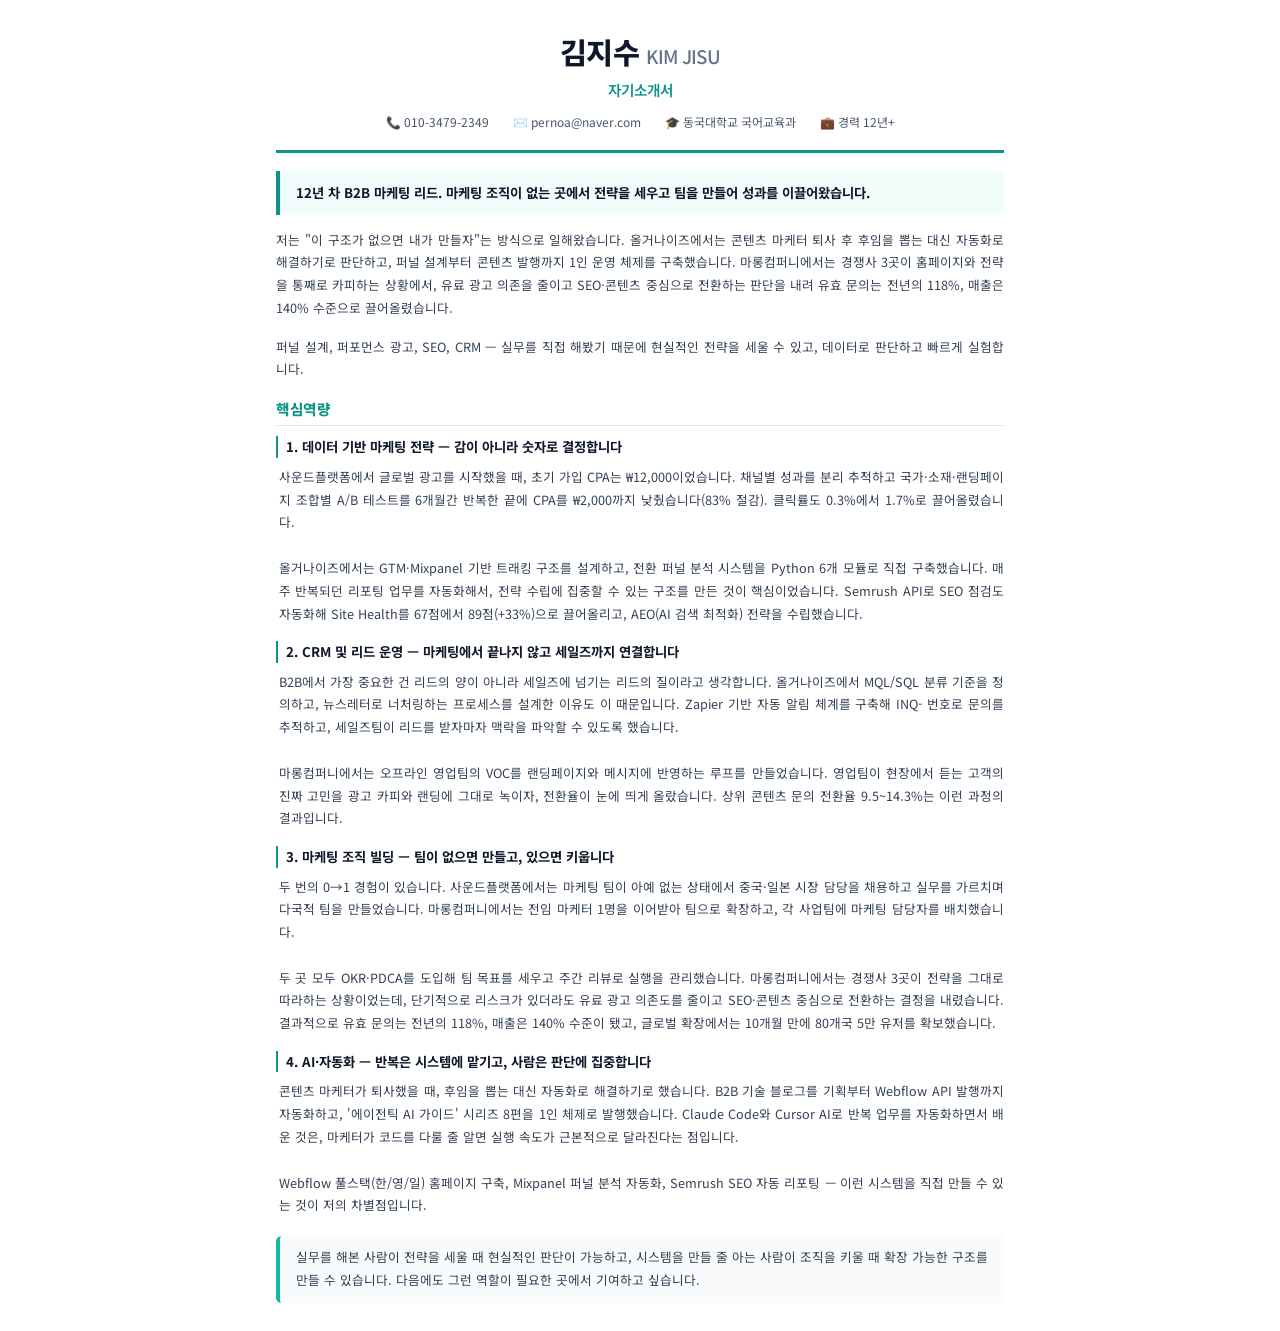
<file: 자기소개서_김지수_embed.html>
<!DOCTYPE html>
<html lang="ko">
<head>
<meta charset="UTF-8">
<meta name="viewport" content="width=device-width, initial-scale=1.0">
<title>자기소개서 — 김지수</title>
<link rel="preconnect" href="https://fonts.googleapis.com">
<link rel="preconnect" href="https://fonts.gstatic.com" crossorigin>
<link href="https://fonts.googleapis.com/css2?family=Noto+Sans+KR:wght@400;500;600;700;800&display=swap" rel="stylesheet">
<style>
  @page {
    size: A4;
    margin: 18mm 16mm 16mm 16mm;
  }

  * { margin: 0; padding: 0; box-sizing: border-box; }

  body {
    font-family: 'Noto Sans KR', 'Apple SD Gothic Neo', sans-serif;
    font-size: 11pt;
    line-height: 1.6;
    color: #1a1a1a;
    background: #fff;
    padding: 28px 36px;
    max-width: 800px;
    margin: 0 auto;
    -webkit-print-color-adjust: exact;
    print-color-adjust: exact;
  }

  .header {
    text-align: center;
    padding-bottom: 14pt;
    border-bottom: 2.5pt solid #0d9488;
    margin-bottom: 14pt;
  }
  .header h1 {
    font-size: 22pt;
    font-weight: 800;
    color: #0f172a;
    letter-spacing: -0.5pt;
    margin-bottom: 2pt;
  }
  .header .subtitle {
    font-size: 11pt;
    font-weight: 600;
    color: #0d9488;
    margin-bottom: 8pt;
  }
  .header .contact-row {
    display: flex;
    justify-content: center;
    gap: 18pt;
    font-size: 9pt;
    color: #475569;
  }
  .header .contact-row span { white-space: nowrap; }

  .section {
    margin-bottom: 14pt;
  }
  .section-title {
    font-size: 11pt;
    font-weight: 800;
    color: #0d9488;
    border-bottom: 1pt solid #e2e8f0;
    padding-bottom: 3pt;
    margin-bottom: 8pt;
    letter-spacing: 0.5pt;
  }

  .summary {
    font-size: 10pt;
    font-weight: 700;
    color: #0f172a;
    line-height: 1.7;
    margin-bottom: 10pt;
    padding: 8pt 12pt;
    background: #f0fdfa;
    border-left: 3pt solid #0d9488;
    border-radius: 0 4pt 4pt 0;
  }

  .intro {
    font-size: 9.5pt;
    line-height: 1.8;
    color: #334155;
    text-align: justify;
    margin-bottom: 12pt;
  }

  .competency-title {
    font-size: 10pt;
    font-weight: 700;
    color: #0f172a;
    margin-bottom: 6pt;
    padding-left: 6pt;
    border-left: 2pt solid #0d9488;
  }
  .competency-body {
    font-size: 9.5pt;
    line-height: 1.8;
    color: #334155;
    text-align: justify;
    margin-bottom: 12pt;
    padding-left: 2pt;
  }

  .closing {
    font-size: 9.5pt;
    line-height: 1.8;
    color: #334155;
    text-align: justify;
    margin-top: 6pt;
    padding: 8pt 12pt;
    background: #f8fafc;
    border-radius: 4pt;
    border-left: 3pt solid #14b8a6;
  }

  @media print {
    body { font-size: 9.5pt; }
  }
</style>
</head>
<body>

<!-- ═══════════ HEADER ═══════════ -->
<div class="header">
  <h1>김지수 <span style="font-weight:500; font-size:14pt; color:#64748b;">KIM JISU</span></h1>
  <div class="subtitle">자기소개서</div>
  <div class="contact-row">
    <span>📞 010-3479-2349</span>
    <span>✉️ pernoa@naver.com</span>
    <span>🎓 동국대학교 국어교육과</span>
    <span>💼 경력 12년+</span>
  </div>
</div>

<!-- ═══════════ SUMMARY ═══════════ -->
<div class="summary">
  12년 차 B2B 마케팅 리드. 마케팅 조직이 없는 곳에서 전략을 세우고 팀을 만들어 성과를 이끌어왔습니다.
</div>

<!-- ═══════════ INTRO ═══════════ -->
<div class="intro">
  저는 "이 구조가 없으면 내가 만들자"는 방식으로 일해왔습니다. 올거나이즈에서는 콘텐츠 마케터 퇴사 후 후임을 뽑는 대신 자동화로 해결하기로 판단하고, 퍼널 설계부터 콘텐츠 발행까지 1인 운영 체제를 구축했습니다. 마롱컴퍼니에서는 경쟁사 3곳이 홈페이지와 전략을 통째로 카피하는 상황에서, 유료 광고 의존을 줄이고 SEO·콘텐츠 중심으로 전환하는 판단을 내려 유효 문의는 전년의 118%, 매출은 140% 수준으로 끌어올렸습니다.
</div>

<div class="intro">
  퍼널 설계, 퍼포먼스 광고, SEO, CRM — 실무를 직접 해봤기 때문에 현실적인 전략을 세울 수 있고, 데이터로 판단하고 빠르게 실험합니다.
</div>

<!-- ═══════════ CORE COMPETENCIES ═══════════ -->
<div class="section">
  <div class="section-title">핵심역량</div>

  <div class="competency-title">1. 데이터 기반 마케팅 전략 — 감이 아니라 숫자로 결정합니다</div>
  <div class="competency-body">
    사운드플랫폼에서 글로벌 광고를 시작했을 때, 초기 가입 CPA는 ₩12,000이었습니다. 채널별 성과를 분리 추적하고 국가·소재·랜딩페이지 조합별 A/B 테스트를 6개월간 반복한 끝에 CPA를 ₩2,000까지 낮췄습니다(83% 절감). 클릭률도 0.3%에서 1.7%로 끌어올렸습니다.<br/><br/>
    올거나이즈에서는 GTM·Mixpanel 기반 트래킹 구조를 설계하고, 전환 퍼널 분석 시스템을 Python 6개 모듈로 직접 구축했습니다. 매주 반복되던 리포팅 업무를 자동화해서, 전략 수립에 집중할 수 있는 구조를 만든 것이 핵심이었습니다. Semrush API로 SEO 점검도 자동화해 Site Health를 67점에서 89점(+33%)으로 끌어올리고, AEO(AI 검색 최적화) 전략을 수립했습니다.
  </div>

  <div class="competency-title">2. CRM 및 리드 운영 — 마케팅에서 끝나지 않고 세일즈까지 연결합니다</div>
  <div class="competency-body">
    B2B에서 가장 중요한 건 리드의 양이 아니라 세일즈에 넘기는 리드의 질이라고 생각합니다. 올거나이즈에서 MQL/SQL 분류 기준을 정의하고, 뉴스레터로 너처링하는 프로세스를 설계한 이유도 이 때문입니다. Zapier 기반 자동 알림 체계를 구축해 INQ- 번호로 문의를 추적하고, 세일즈팀이 리드를 받자마자 맥락을 파악할 수 있도록 했습니다.<br/><br/>
    마롱컴퍼니에서는 오프라인 영업팀의 VOC를 랜딩페이지와 메시지에 반영하는 루프를 만들었습니다. 영업팀이 현장에서 듣는 고객의 진짜 고민을 광고 카피와 랜딩에 그대로 녹이자, 전환율이 눈에 띄게 올랐습니다. 상위 콘텐츠 문의 전환율 9.5~14.3%는 이런 과정의 결과입니다.
  </div>

  <div class="competency-title">3. 마케팅 조직 빌딩 — 팀이 없으면 만들고, 있으면 키웁니다</div>
  <div class="competency-body">
    두 번의 0→1 경험이 있습니다. 사운드플랫폼에서는 마케팅 팀이 아예 없는 상태에서 중국·일본 시장 담당을 채용하고 실무를 가르치며 다국적 팀을 만들었습니다. 마롱컴퍼니에서는 전임 마케터 1명을 이어받아 팀으로 확장하고, 각 사업팀에 마케팅 담당자를 배치했습니다.<br/><br/>
    두 곳 모두 OKR·PDCA를 도입해 팀 목표를 세우고 주간 리뷰로 실행을 관리했습니다. 마롱컴퍼니에서는 경쟁사 3곳이 전략을 그대로 따라하는 상황이었는데, 단기적으로 리스크가 있더라도 유료 광고 의존도를 줄이고 SEO·콘텐츠 중심으로 전환하는 결정을 내렸습니다. 결과적으로 유효 문의는 전년의 118%, 매출은 140% 수준이 됐고, 글로벌 확장에서는 10개월 만에 80개국 5만 유저를 확보했습니다.
  </div>

  <div class="competency-title">4. AI·자동화 — 반복은 시스템에 맡기고, 사람은 판단에 집중합니다</div>
  <div class="competency-body">
    콘텐츠 마케터가 퇴사했을 때, 후임을 뽑는 대신 자동화로 해결하기로 했습니다. B2B 기술 블로그를 기획부터 Webflow API 발행까지 자동화하고, '에이전틱 AI 가이드' 시리즈 8편을 1인 체제로 발행했습니다. Claude Code와 Cursor AI로 반복 업무를 자동화하면서 배운 것은, 마케터가 코드를 다룰 줄 알면 실행 속도가 근본적으로 달라진다는 점입니다.<br/><br/>
    Webflow 풀스택(한/영/일) 홈페이지 구축, Mixpanel 퍼널 분석 자동화, Semrush SEO 자동 리포팅 — 이런 시스템을 직접 만들 수 있는 것이 저의 차별점입니다.
  </div>
</div>

<!-- ═══════════ CLOSING ═══════════ -->
<div class="closing">
  실무를 해본 사람이 전략을 세울 때 현실적인 판단이 가능하고, 시스템을 만들 줄 아는 사람이 조직을 키울 때 확장 가능한 구조를 만들 수 있습니다. 다음에도 그런 역할이 필요한 곳에서 기여하고 싶습니다.
</div>

</body>
</html>
</file>
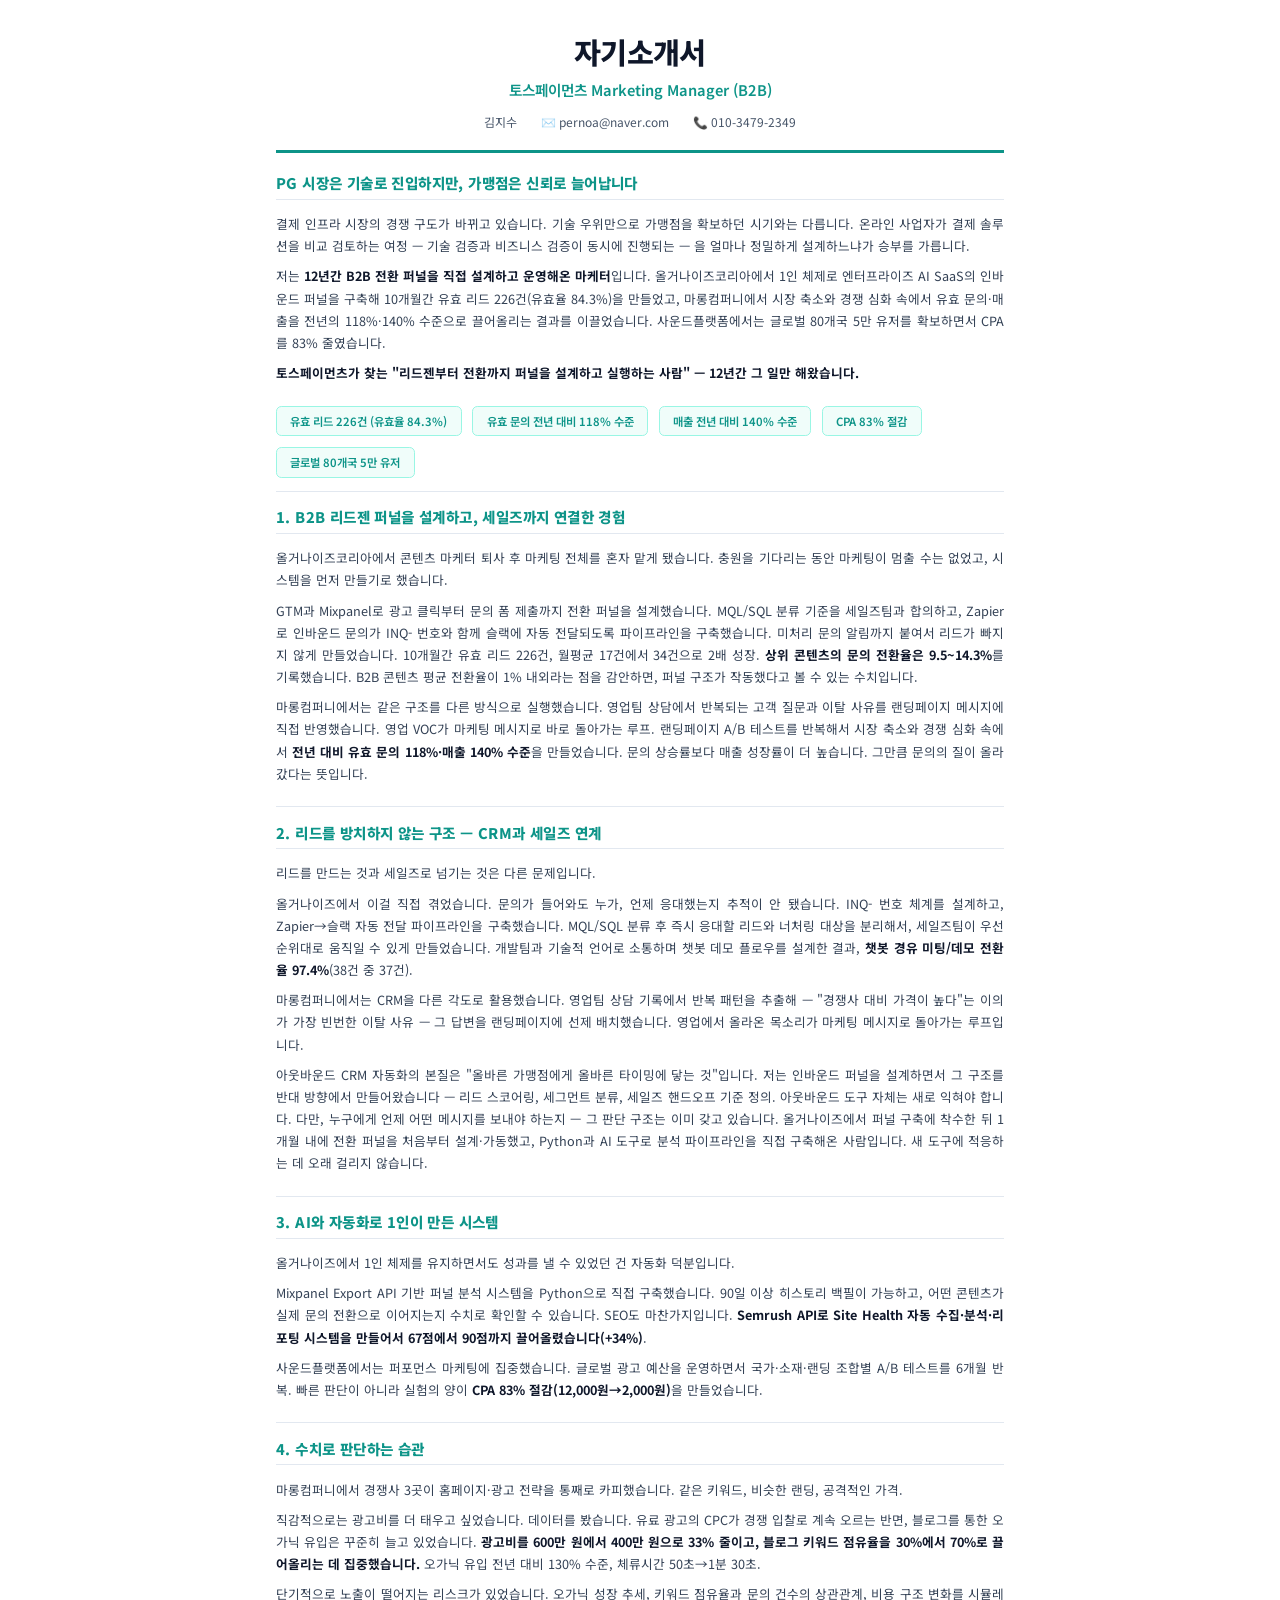
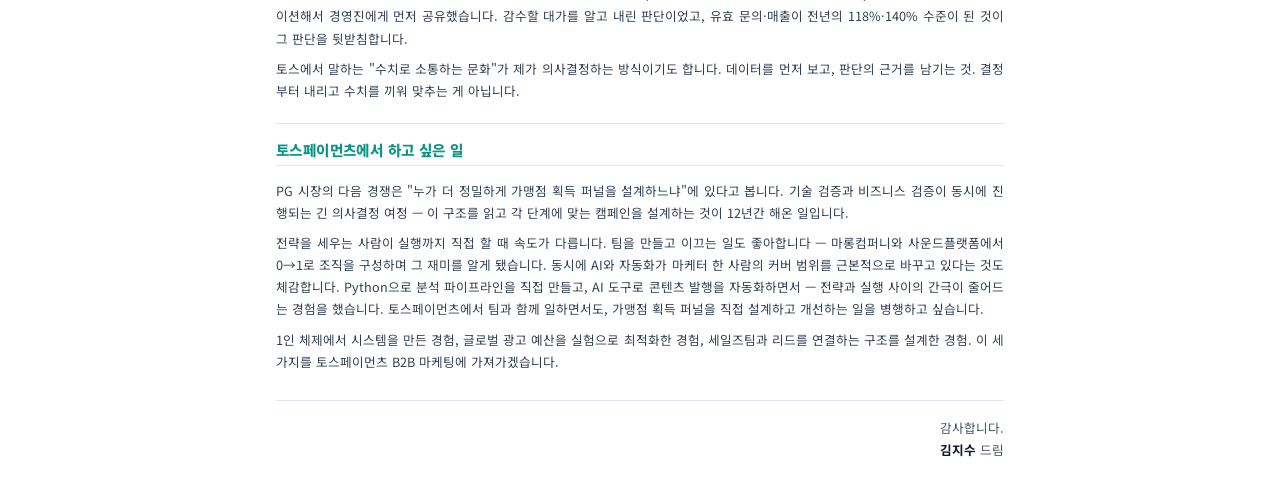
<file: 자기소개서_토스페이먼츠_embed.html>
<!DOCTYPE html>
<html lang="ko">
<head>
<meta charset="UTF-8">
<meta name="viewport" content="width=device-width, initial-scale=1.0">
<title>자기소개서 — 토스페이먼츠 Marketing Manager (B2B)</title>
<link rel="preconnect" href="https://fonts.googleapis.com">
<link rel="preconnect" href="https://fonts.gstatic.com" crossorigin>
<link href="https://fonts.googleapis.com/css2?family=Noto+Sans+KR:wght@400;500;600;700;800&display=swap" rel="stylesheet">
<style>
  @page {
    size: A4;
    margin: 18mm 16mm 16mm 16mm;
  }

  * { margin: 0; padding: 0; box-sizing: border-box; }

  body {
    font-family: 'Noto Sans KR', 'Apple SD Gothic Neo', sans-serif;
    font-size: 11pt;
    line-height: 1.6;
    color: #1a1a1a;
    background: #fff;
    padding: 28px 36px;
    max-width: 800px;
    margin: 0 auto;
    -webkit-print-color-adjust: exact;
    print-color-adjust: exact;
  }

  /* ── Header ── */
  .header {
    text-align: center;
    padding-bottom: 14pt;
    border-bottom: 2.5pt solid #0d9488;
    margin-bottom: 14pt;
  }
  .header h1 {
    font-size: 22pt;
    font-weight: 800;
    color: #0f172a;
    letter-spacing: -0.5pt;
    margin-bottom: 2pt;
  }
  .header .subtitle {
    font-size: 11pt;
    font-weight: 600;
    color: #0d9488;
    margin-bottom: 8pt;
  }
  .header .contact-row {
    display: flex;
    justify-content: center;
    gap: 18pt;
    font-size: 9pt;
    color: #475569;
  }
  .header .contact-row span {
    white-space: nowrap;
  }

  /* ── Section ── */
  .section {
    margin-bottom: 16pt;
  }
  .section-title {
    font-size: 11pt;
    font-weight: 800;
    color: #0d9488;
    border-bottom: 1pt solid #e2e8f0;
    padding-bottom: 3pt;
    margin-bottom: 10pt;
    letter-spacing: 0.3pt;
  }

  /* ── Intro (opening statement) ── */
  .intro {
    font-size: 9.5pt;
    line-height: 1.75;
    color: #334155;
    text-align: justify;
  }
  .intro p + p {
    margin-top: 6pt;
  }
  .intro strong {
    color: #0f172a;
    font-weight: 700;
  }

  /* ── Essay Section Body ── */
  .essay-body {
    font-size: 9.5pt;
    line-height: 1.75;
    color: #334155;
    text-align: justify;
  }
  .essay-body p {
    margin-bottom: 6pt;
  }
  .essay-body p:last-child {
    margin-bottom: 0;
  }
  .essay-body strong {
    color: #0f172a;
    font-weight: 700;
  }

  /* ── Key Metrics Highlight ── */
  .metrics-bar {
    display: flex;
    flex-wrap: wrap;
    gap: 8pt;
    margin: 10pt 0;
  }
  .metric-chip {
    background: #f0fdfa;
    border: 1pt solid #99f6e4;
    border-radius: 4pt;
    padding: 4pt 10pt;
    font-size: 8.5pt;
    font-weight: 600;
    color: #0d9488;
    white-space: nowrap;
  }

  /* ── Closing ── */
  .closing {
    text-align: right;
    font-size: 9.5pt;
    color: #475569;
    margin-top: 20pt;
    padding-top: 12pt;
    border-top: 1pt solid #e2e8f0;
    line-height: 1.8;
  }
  .closing .name {
    font-weight: 700;
    color: #0f172a;
  }

  /* ── Utility ── */
  .divider {
    border: none;
    border-top: 0.5pt solid #e2e8f0;
    margin: 10pt 0;
  }

  @media print {
    body { font-size: 9.5pt; }
    .section { page-break-inside: avoid; }
  }
</style>
</head>
<body>

<!-- ═══════════ HEADER ═══════════ -->
<div class="header">
  <h1>자기소개서</h1>
  <div class="subtitle">토스페이먼츠 Marketing Manager (B2B)</div>
  <div class="contact-row">
    <span>김지수</span>
    <span>✉️ pernoa@naver.com</span>
    <span>📞 010-3479-2349</span>
  </div>
</div>

<!-- ═══════════ INTRO ═══════════ -->
<div class="section">
  <div class="section-title">PG 시장은 기술로 진입하지만, 가맹점은 신뢰로 늘어납니다</div>
  <div class="intro">
    <p>결제 인프라 시장의 경쟁 구도가 바뀌고 있습니다. 기술 우위만으로 가맹점을 확보하던 시기와는 다릅니다. 온라인 사업자가 결제 솔루션을 비교 검토하는 여정 — 기술 검증과 비즈니스 검증이 동시에 진행되는 — 을 얼마나 정밀하게 설계하느냐가 승부를 가릅니다.</p>
    <p>저는 <strong>12년간 B2B 전환 퍼널을 직접 설계하고 운영해온 마케터</strong>입니다. 올거나이즈코리아에서 1인 체제로 엔터프라이즈 AI SaaS의 인바운드 퍼널을 구축해 10개월간 유효 리드 226건(유효율 84.3%)을 만들었고, 마롱컴퍼니에서 시장 축소와 경쟁 심화 속에서 유효 문의·매출을 전년의 118%·140% 수준으로 끌어올리는 결과를 이끌었습니다. 사운드플랫폼에서는 글로벌 80개국 5만 유저를 확보하면서 CPA를 83% 줄였습니다.</p>
    <p><strong>토스페이먼츠가 찾는 "리드젠부터 전환까지 퍼널을 설계하고 실행하는 사람" — 12년간 그 일만 해왔습니다.</strong></p>
  </div>
</div>

<div class="metrics-bar">
  <span class="metric-chip">유효 리드 226건 (유효율 84.3%)</span>
  <span class="metric-chip">유효 문의 전년 대비 118% 수준</span>
  <span class="metric-chip">매출 전년 대비 140% 수준</span>
  <span class="metric-chip">CPA 83% 절감</span>
  <span class="metric-chip">글로벌 80개국 5만 유저</span>
</div>

<hr class="divider">

<!-- ═══════════ SECTION 1 ═══════════ -->
<div class="section">
  <div class="section-title">1. B2B 리드젠 퍼널을 설계하고, 세일즈까지 연결한 경험</div>
  <div class="essay-body">
    <p>올거나이즈코리아에서 콘텐츠 마케터 퇴사 후 마케팅 전체를 혼자 맡게 됐습니다. 충원을 기다리는 동안 마케팅이 멈출 수는 없었고, 시스템을 먼저 만들기로 했습니다.</p>
    <p>GTM과 Mixpanel로 광고 클릭부터 문의 폼 제출까지 전환 퍼널을 설계했습니다. MQL/SQL 분류 기준을 세일즈팀과 합의하고, Zapier로 인바운드 문의가 INQ- 번호와 함께 슬랙에 자동 전달되도록 파이프라인을 구축했습니다. 미처리 문의 알림까지 붙여서 리드가 빠지지 않게 만들었습니다. 10개월간 유효 리드 226건, 월평균 17건에서 34건으로 2배 성장. <strong>상위 콘텐츠의 문의 전환율은 9.5~14.3%</strong>를 기록했습니다. B2B 콘텐츠 평균 전환율이 1% 내외라는 점을 감안하면, 퍼널 구조가 작동했다고 볼 수 있는 수치입니다.</p>
    <p>마롱컴퍼니에서는 같은 구조를 다른 방식으로 실행했습니다. 영업팀 상담에서 반복되는 고객 질문과 이탈 사유를 랜딩페이지 메시지에 직접 반영했습니다. 영업 VOC가 마케팅 메시지로 바로 돌아가는 루프. 랜딩페이지 A/B 테스트를 반복해서 시장 축소와 경쟁 심화 속에서 <strong>전년 대비 유효 문의 118%·매출 140% 수준</strong>을 만들었습니다. 문의 상승률보다 매출 성장률이 더 높습니다. 그만큼 문의의 질이 올라갔다는 뜻입니다.</p>
  </div>
</div>

<hr class="divider">

<!-- ═══════════ SECTION 2 ═══════════ -->
<div class="section">
  <div class="section-title">2. 리드를 방치하지 않는 구조 — CRM과 세일즈 연계</div>
  <div class="essay-body">
    <p>리드를 만드는 것과 세일즈로 넘기는 것은 다른 문제입니다.</p>
    <p>올거나이즈에서 이걸 직접 겪었습니다. 문의가 들어와도 누가, 언제 응대했는지 추적이 안 됐습니다. INQ- 번호 체계를 설계하고, Zapier→슬랙 자동 전달 파이프라인을 구축했습니다. MQL/SQL 분류 후 즉시 응대할 리드와 너처링 대상을 분리해서, 세일즈팀이 우선순위대로 움직일 수 있게 만들었습니다. 개발팀과 기술적 언어로 소통하며 챗봇 데모 플로우를 설계한 결과, <strong>챗봇 경유 미팅/데모 전환율 97.4%</strong>(38건 중 37건).</p>
    <p>마롱컴퍼니에서는 CRM을 다른 각도로 활용했습니다. 영업팀 상담 기록에서 반복 패턴을 추출해 — "경쟁사 대비 가격이 높다"는 이의가 가장 빈번한 이탈 사유 — 그 답변을 랜딩페이지에 선제 배치했습니다. 영업에서 올라온 목소리가 마케팅 메시지로 돌아가는 루프입니다.</p>
    <p>아웃바운드 CRM 자동화의 본질은 "올바른 가맹점에게 올바른 타이밍에 닿는 것"입니다. 저는 인바운드 퍼널을 설계하면서 그 구조를 반대 방향에서 만들어왔습니다 — 리드 스코어링, 세그먼트 분류, 세일즈 핸드오프 기준 정의. 아웃바운드 도구 자체는 새로 익혀야 합니다. 다만, 누구에게 언제 어떤 메시지를 보내야 하는지 — 그 판단 구조는 이미 갖고 있습니다. 올거나이즈에서 퍼널 구축에 착수한 뒤 1개월 내에 전환 퍼널을 처음부터 설계·가동했고, Python과 AI 도구로 분석 파이프라인을 직접 구축해온 사람입니다. 새 도구에 적응하는 데 오래 걸리지 않습니다.</p>
  </div>
</div>

<hr class="divider">

<!-- ═══════════ SECTION 3 ═══════════ -->
<div class="section">
  <div class="section-title">3. AI와 자동화로 1인이 만든 시스템</div>
  <div class="essay-body">
    <p>올거나이즈에서 1인 체제를 유지하면서도 성과를 낼 수 있었던 건 자동화 덕분입니다.</p>
    <p>Mixpanel Export API 기반 퍼널 분석 시스템을 Python으로 직접 구축했습니다. 90일 이상 히스토리 백필이 가능하고, 어떤 콘텐츠가 실제 문의 전환으로 이어지는지 수치로 확인할 수 있습니다. SEO도 마찬가지입니다. <strong>Semrush API로 Site Health 자동 수집·분석·리포팅 시스템을 만들어서 67점에서 90점까지 끌어올렸습니다(+34%)</strong>.</p>
    <p>사운드플랫폼에서는 퍼포먼스 마케팅에 집중했습니다. 글로벌 광고 예산을 운영하면서 국가·소재·랜딩 조합별 A/B 테스트를 6개월 반복. 빠른 판단이 아니라 실험의 양이 <strong>CPA 83% 절감(12,000원→2,000원)</strong>을 만들었습니다.</p>
  </div>
</div>

<hr class="divider">

<!-- ═══════════ SECTION 4 ═══════════ -->
<div class="section">
  <div class="section-title">4. 수치로 판단하는 습관</div>
  <div class="essay-body">
    <p>마롱컴퍼니에서 경쟁사 3곳이 홈페이지·광고 전략을 통째로 카피했습니다. 같은 키워드, 비슷한 랜딩, 공격적인 가격.</p>
    <p>직감적으로는 광고비를 더 태우고 싶었습니다. 데이터를 봤습니다. 유료 광고의 CPC가 경쟁 입찰로 계속 오르는 반면, 블로그를 통한 오가닉 유입은 꾸준히 늘고 있었습니다. <strong>광고비를 600만 원에서 400만 원으로 33% 줄이고, 블로그 키워드 점유율을 30%에서 70%로 끌어올리는 데 집중했습니다.</strong> 오가닉 유입 전년 대비 130% 수준, 체류시간 50초→1분 30초.</p>
    <p>단기적으로 노출이 떨어지는 리스크가 있었습니다. 오가닉 성장 추세, 키워드 점유율과 문의 건수의 상관관계, 비용 구조 변화를 시뮬레이션해서 경영진에게 먼저 공유했습니다. 감수할 대가를 알고 내린 판단이었고, 유효 문의·매출이 전년의 118%·140% 수준이 된 것이 그 판단을 뒷받침합니다.</p>
    <p>토스에서 말하는 "수치로 소통하는 문화"가 제가 의사결정하는 방식이기도 합니다. 데이터를 먼저 보고, 판단의 근거를 남기는 것. 결정부터 내리고 수치를 끼워 맞추는 게 아닙니다.</p>
  </div>
</div>

<hr class="divider">

<!-- ═══════════ CLOSING ═══════════ -->
<div class="section">
  <div class="section-title">토스페이먼츠에서 하고 싶은 일</div>
  <div class="essay-body">
    <p>PG 시장의 다음 경쟁은 "누가 더 정밀하게 가맹점 획득 퍼널을 설계하느냐"에 있다고 봅니다. 기술 검증과 비즈니스 검증이 동시에 진행되는 긴 의사결정 여정 — 이 구조를 읽고 각 단계에 맞는 캠페인을 설계하는 것이 12년간 해온 일입니다.</p>
    <p>전략을 세우는 사람이 실행까지 직접 할 때 속도가 다릅니다. 팀을 만들고 이끄는 일도 좋아합니다 — 마롱컴퍼니와 사운드플랫폼에서 0→1로 조직을 구성하며 그 재미를 알게 됐습니다. 동시에 AI와 자동화가 마케터 한 사람의 커버 범위를 근본적으로 바꾸고 있다는 것도 체감합니다. Python으로 분석 파이프라인을 직접 만들고, AI 도구로 콘텐츠 발행을 자동화하면서 — 전략과 실행 사이의 간극이 줄어드는 경험을 했습니다. 토스페이먼츠에서 팀과 함께 일하면서도, 가맹점 획득 퍼널을 직접 설계하고 개선하는 일을 병행하고 싶습니다.</p>
    <p>1인 체제에서 시스템을 만든 경험, 글로벌 광고 예산을 실험으로 최적화한 경험, 세일즈팀과 리드를 연결하는 구조를 설계한 경험. 이 세 가지를 토스페이먼츠 B2B 마케팅에 가져가겠습니다.</p>
  </div>
</div>

<div class="closing">
  감사합니다.<br>
  <span class="name">김지수</span> 드림
</div>

</body>
</html>
</file>
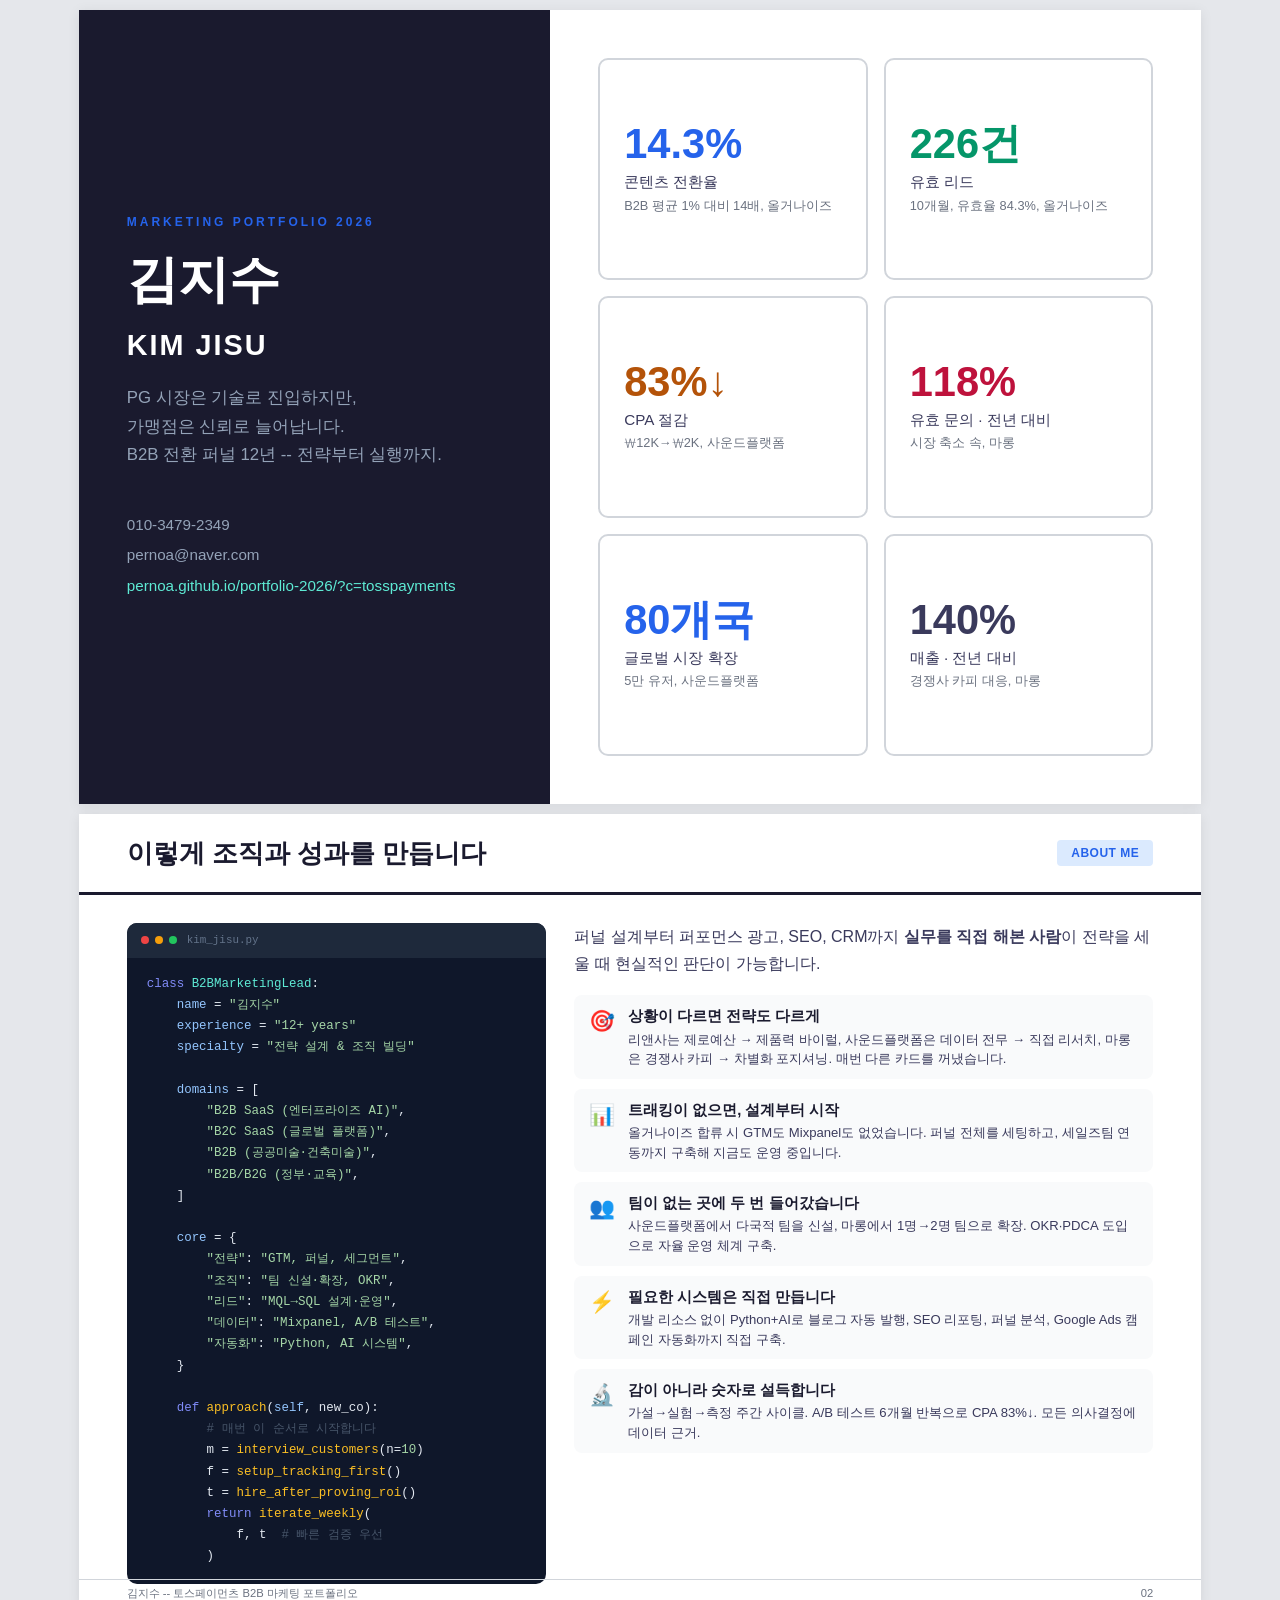
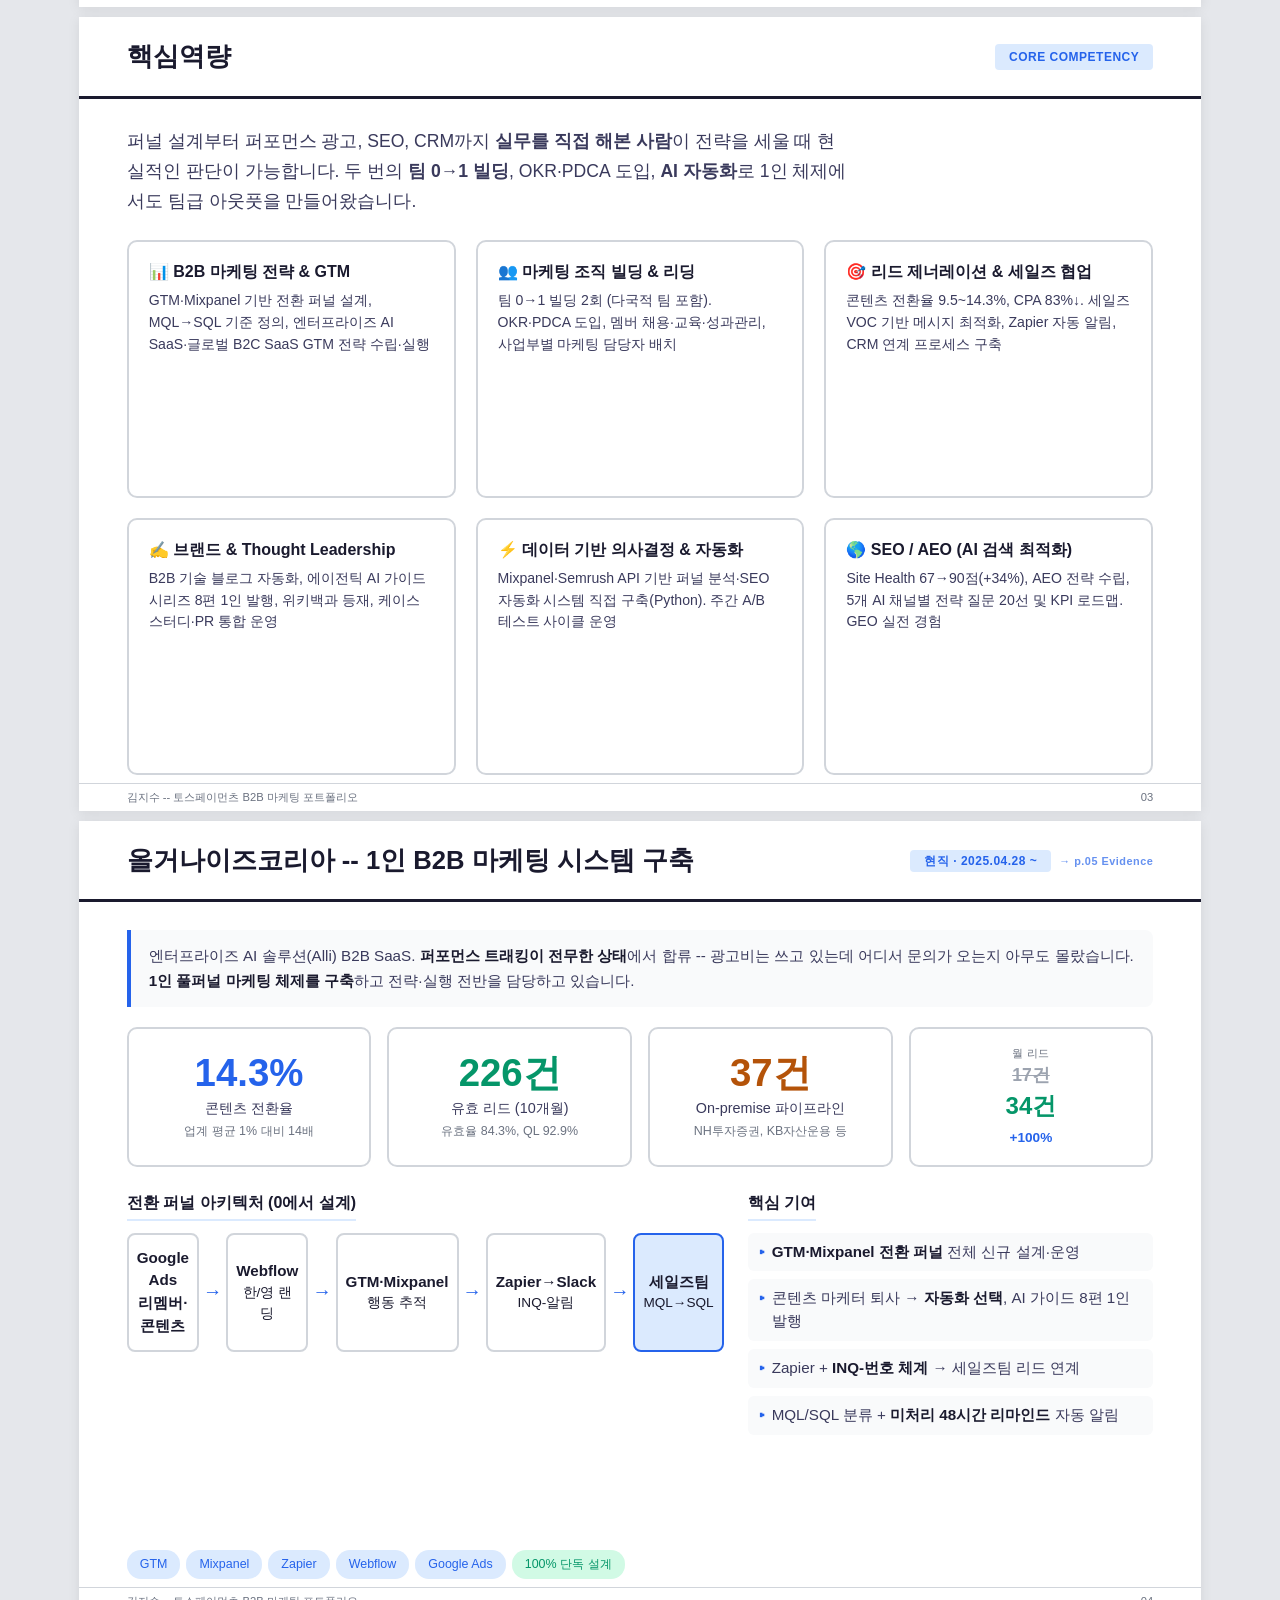
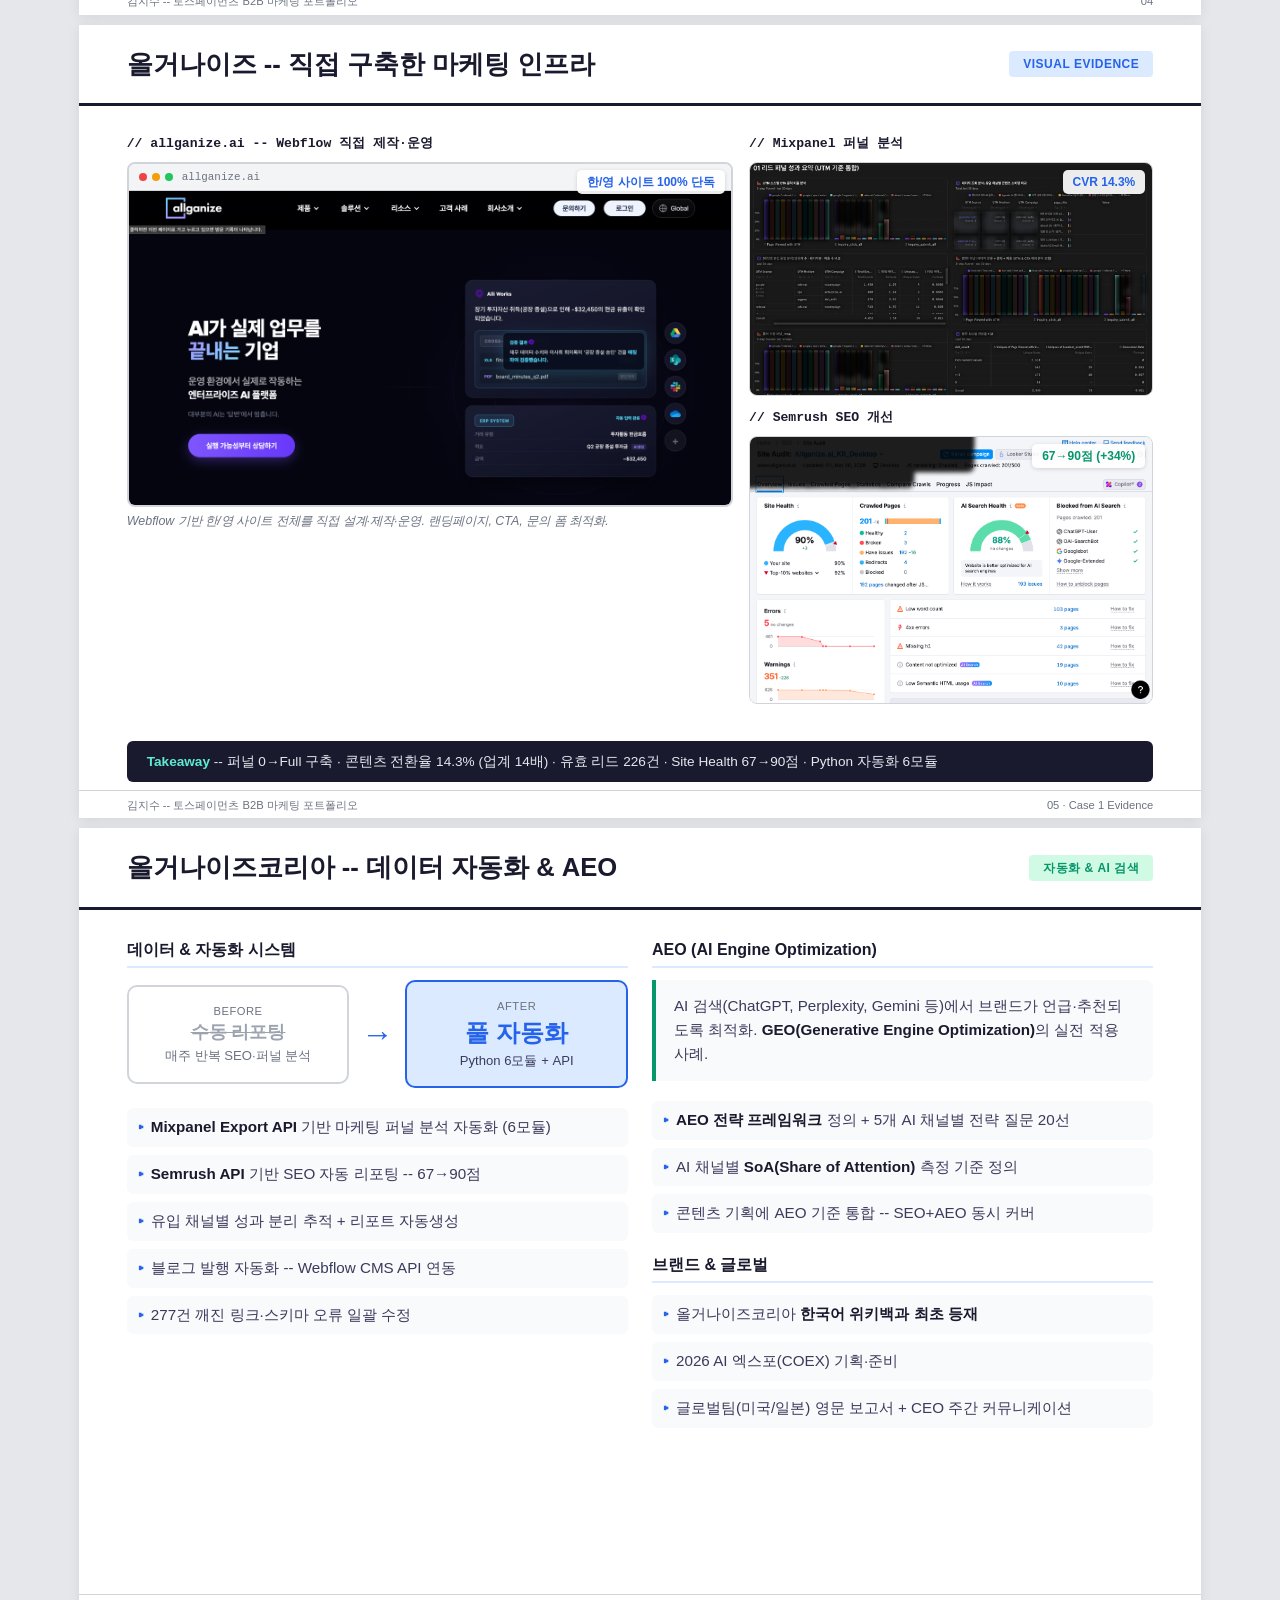
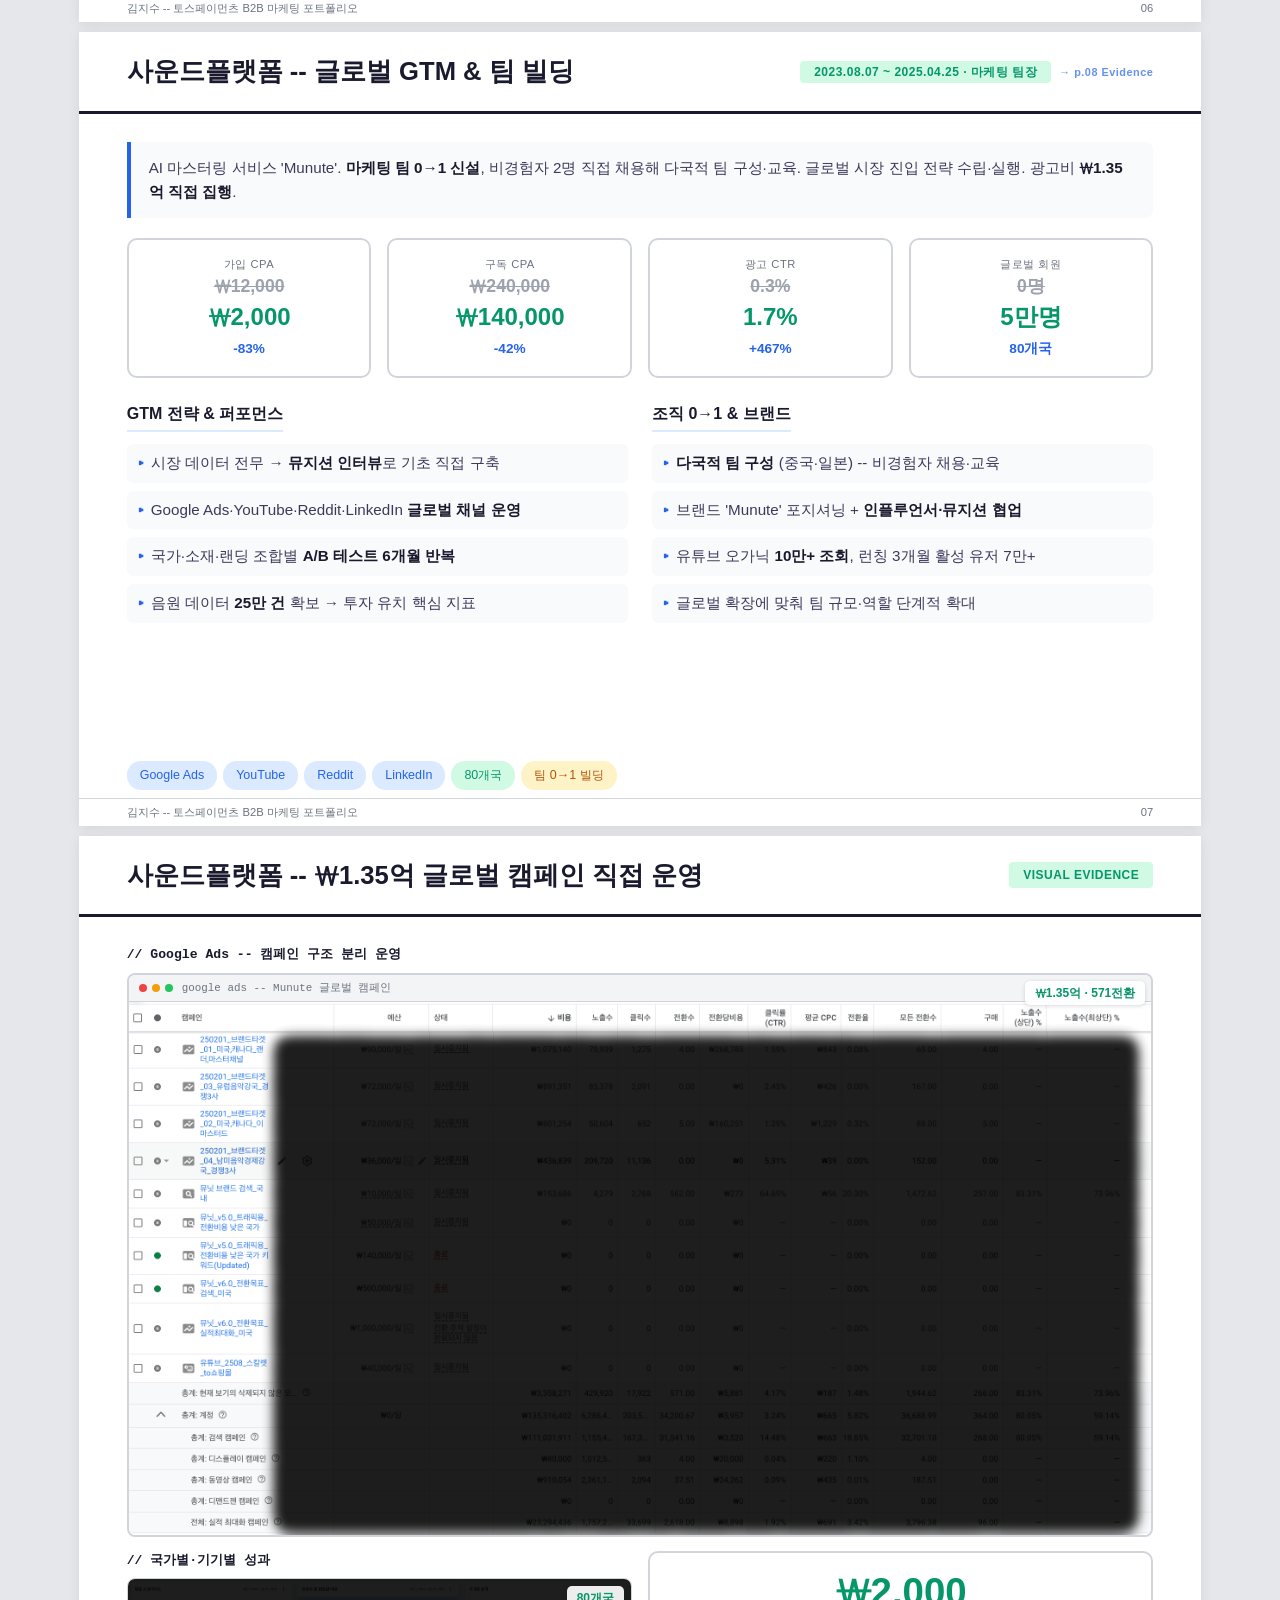
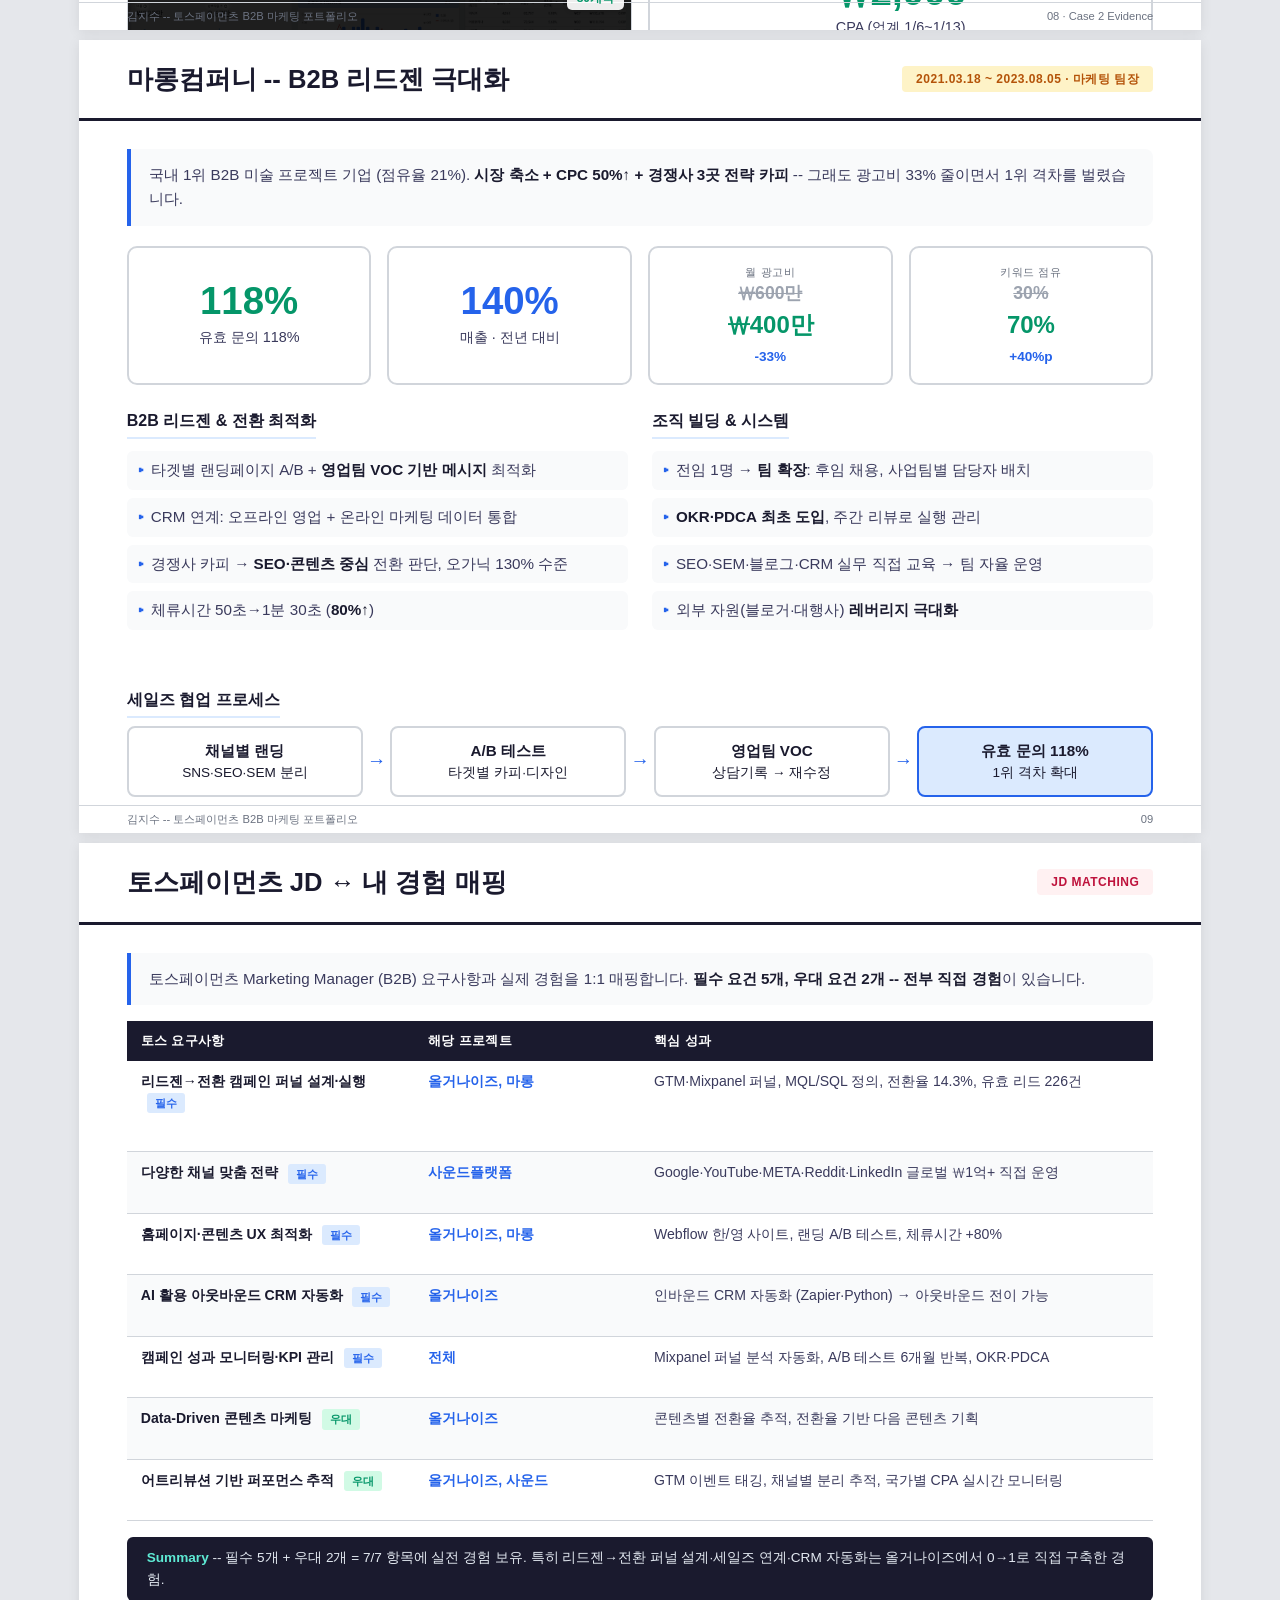
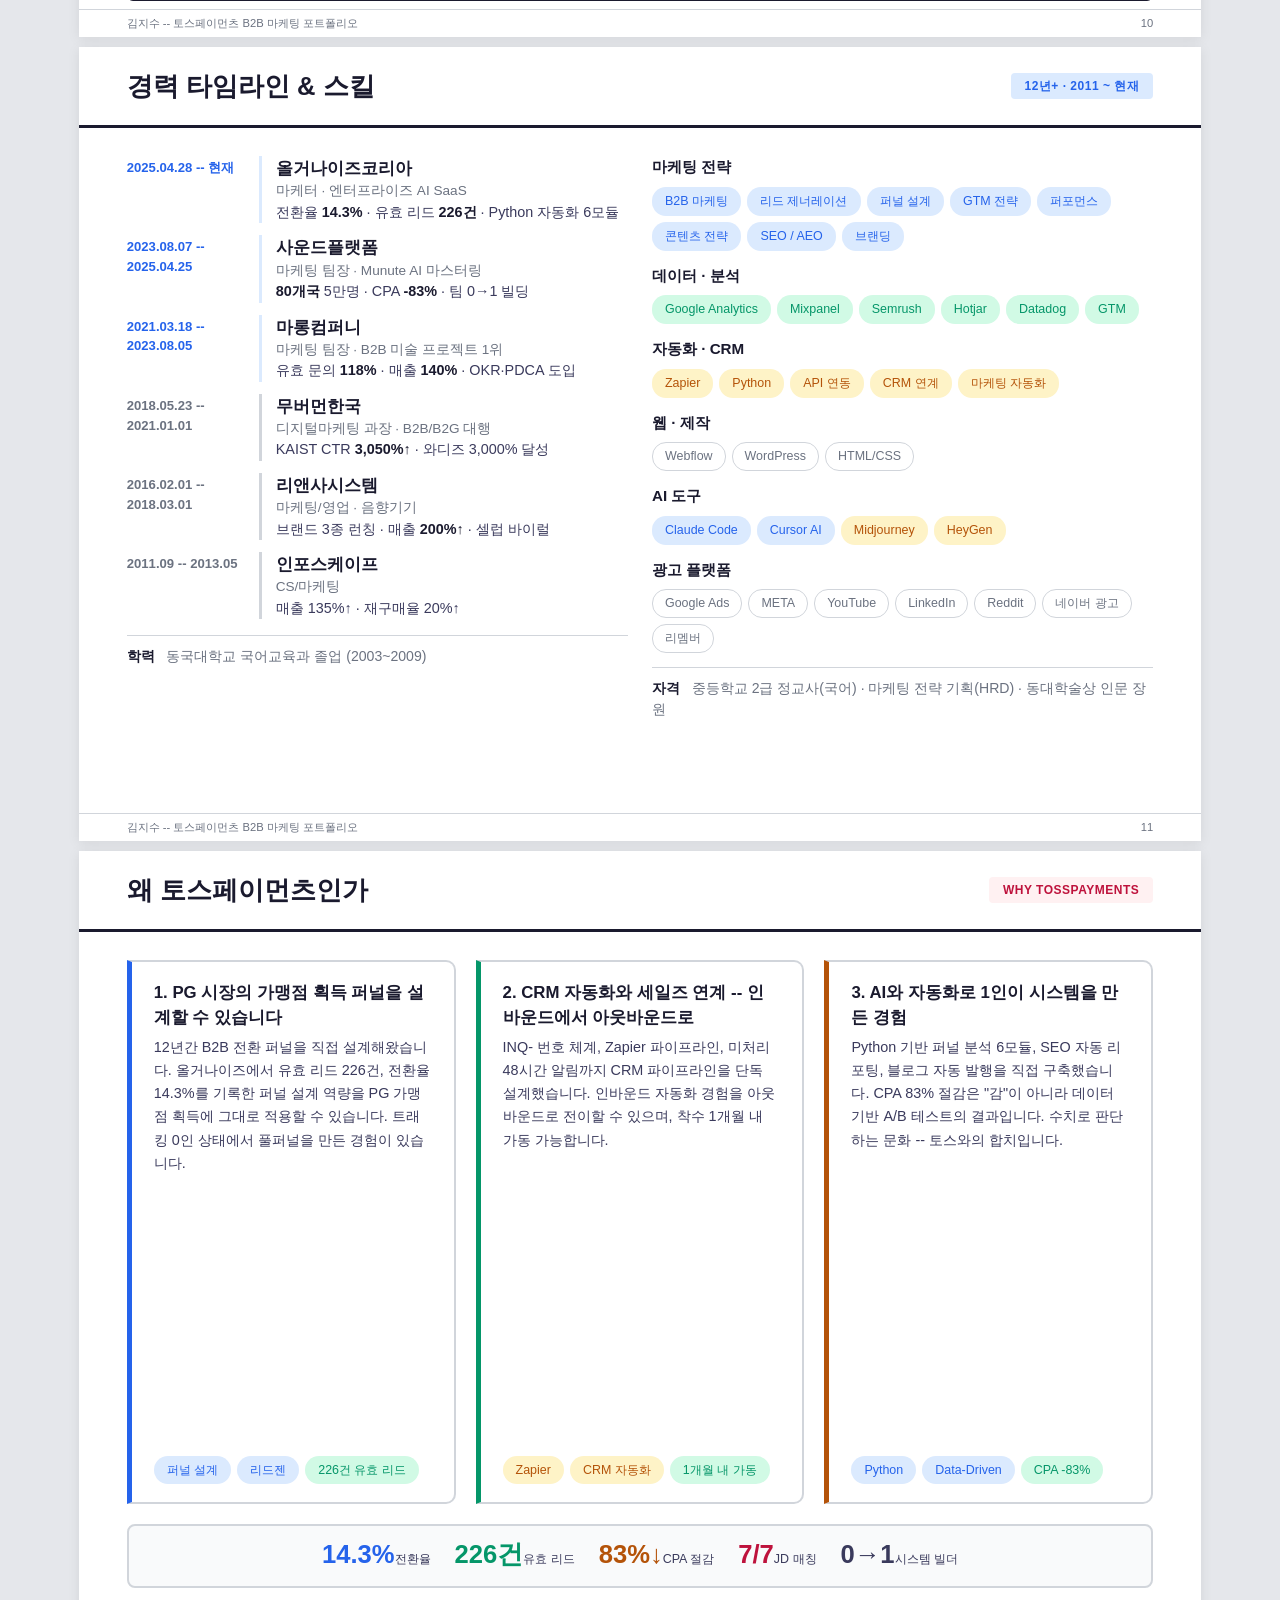
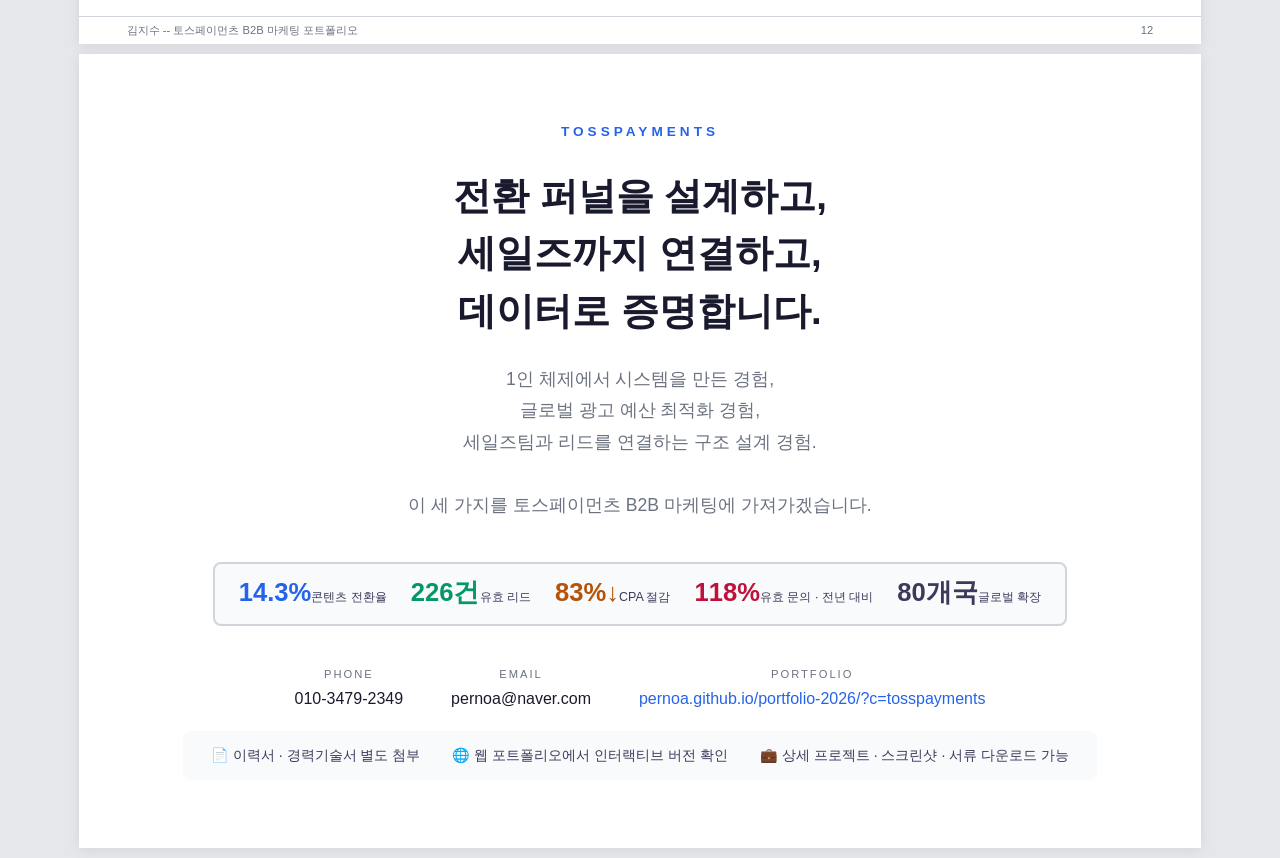
<file: 포트폴리오_출력용_토스페이먼츠.html>
<!DOCTYPE html>
<html lang="ko">
<head>
<meta charset="UTF-8">
<meta name="viewport" content="width=device-width, initial-scale=1.0">
<title>김지수 -- 토스페이먼츠 B2B 마케팅 포트폴리오</title>
<style>
  @page { size: 297mm 210mm; margin: 0; }
  *, *::before, *::after { box-sizing: border-box; margin: 0; padding: 0; }

  :root {
    --ink: #1a1a2e;
    --ink-mid: #3a3a5c;
    --ink-light: #6b7280;
    --accent: #2563eb;
    --accent-light: #dbeafe;
    --green: #059669;
    --green-light: #d1fae5;
    --amber: #b45309;
    --amber-light: #fef3c7;
    --rose: #be123c;
    --border: #d1d5db;
    --bg: #f9fafb;
    --white: #ffffff;
  }

  html { font-size: 16px; }
  body {
    font-family: 'Pretendard', -apple-system, 'Apple SD Gothic Neo', sans-serif;
    color: var(--ink);
    line-height: 1.5;
    background: #e5e7eb;
    -webkit-print-color-adjust: exact;
    print-color-adjust: exact;
  }

  .S {
    width: 297mm; height: 210mm;
    background: var(--white);
    margin: 10px auto;
    overflow: hidden;
    page-break-after: always;
    position: relative;
    display: flex; flex-direction: column;
    box-shadow: 0 2px 12px rgba(0,0,0,.08);
  }
  @media print {
    body { background: white; }
    .S { margin: 0; box-shadow: none; }
  }

  /* 푸터 */
  .ft {
    position: absolute; bottom: 0; left: 0; right: 0;
    display: flex; justify-content: space-between;
    padding: 0 48px; height: 28px; align-items: center;
    font-size: .7rem; color: var(--ink-light);
    border-top: 1px solid var(--border);
  }

  /* =========================================
     SLIDE 1 -- COVER
     ========================================= */
  .cover {
    display: flex; height: 100%;
  }
  .cover-L {
    width: 42%; background: var(--ink);
    color: white; padding: 56px 48px;
    display: flex; flex-direction: column; justify-content: center;
  }
  .cover-L .tag {
    font-size: .75rem; letter-spacing: 3px; text-transform: uppercase;
    color: var(--accent); font-weight: 700; margin-bottom: 20px;
  }
  .cover-L h1 { font-size: 3.2rem; font-weight: 900; line-height: 1.15; margin-bottom: 16px; }
  .cover-L .sub {
    font-size: 1.05rem; color: #94a3b8; line-height: 1.7; margin-bottom: 40px;
  }
  .cover-L .contact { font-size: .95rem; color: #94a3b8; line-height: 2; }
  .cover-L .contact a { color: #5eead4; text-decoration: none; }

  .cover-R {
    width: 58%; padding: 48px;
    display: grid; grid-template-columns: 1fr 1fr; grid-template-rows: 1fr 1fr 1fr;
    gap: 16px; align-content: center;
  }
  .kpi {
    border: 2px solid var(--border); border-radius: 10px;
    padding: 20px 24px; display: flex; flex-direction: column; justify-content: center;
  }
  .kpi .v { font-size: 2.6rem; font-weight: 900; line-height: 1; }
  .kpi .l { font-size: .95rem; color: var(--ink-mid); margin-top: 6px; font-weight: 500; }
  .kpi .s { font-size: .8rem; color: var(--ink-light); margin-top: 2px; }

  /* =========================================
     CONTENT SLIDES 공통
     ========================================= */
  .hd {
    padding: 20px 48px; border-bottom: 3px solid var(--ink);
    display: flex; align-items: center; justify-content: space-between;
    flex-shrink: 0;
  }
  .hd h2 { font-size: 1.6rem; font-weight: 800; }
  .hd .badge {
    font-size: .75rem; padding: 4px 14px; border-radius: 4px;
    font-weight: 700; letter-spacing: .5px;
  }
  .b-blue { background: var(--accent-light); color: var(--accent); }
  .b-green { background: var(--green-light); color: var(--green); }
  .b-amber { background: var(--amber-light); color: var(--amber); }

  .bd {
    flex: 1; padding: 28px 48px 36px;
    display: flex; flex-direction: column;
  }

  /* 그리드 */
  .g2 { display: grid; grid-template-columns: 1fr 1fr; gap: 24px; }
  .g3 { display: grid; grid-template-columns: 1fr 1fr 1fr; gap: 20px; }
  .g4 { display: grid; grid-template-columns: 1fr 1fr 1fr 1fr; gap: 16px; }

  /* 지표 카드 (큰) */
  .mc {
    border: 2px solid var(--border); border-radius: 10px;
    padding: 20px; text-align: center;
    display: flex; flex-direction: column; justify-content: center;
  }
  .mc .v { font-size: 2.4rem; font-weight: 900; line-height: 1; }
  .mc .l { font-size: .9rem; color: var(--ink-mid); margin-top: 6px; }
  .mc .s { font-size: .78rem; color: var(--ink-light); margin-top: 2px; }

  /* Before -> After 카드 */
  .ba {
    border: 2px solid var(--border); border-radius: 10px;
    padding: 16px; text-align: center;
  }
  .ba .lb { font-size: .7rem; color: var(--ink-light); text-transform: uppercase; letter-spacing: .5px; }
  .ba .bef { font-size: 1.1rem; font-weight: 700; color: #9ca3af; text-decoration: line-through; }
  .ba .aft { font-size: 1.5rem; font-weight: 900; color: var(--green); }
  .ba .pc { font-size: .85rem; font-weight: 700; color: var(--accent); margin-top: 4px; }

  /* 역량카드 */
  .cc {
    border: 2px solid var(--border); border-radius: 10px;
    padding: 18px 20px;
  }
  .cc h3 { font-size: 1rem; font-weight: 700; margin-bottom: 6px; }
  .cc p { font-size: .88rem; color: var(--ink-mid); line-height: 1.55; }

  /* 리스트 */
  .hl { list-style: none; display: flex; flex-direction: column; gap: 8px; }
  .hl li {
    font-size: .95rem; color: var(--ink-mid); line-height: 1.5;
    padding: 8px 14px; background: var(--bg); border-radius: 6px;
    padding-left: 24px; position: relative;
  }
  .hl li::before {
    content: '\25B8'; position: absolute; left: 10px; color: var(--accent); font-weight: 700;
  }
  .hl li strong { color: var(--ink); }

  /* 소제목 */
  .st {
    font-size: 1rem; font-weight: 700; color: var(--ink);
    margin-bottom: 12px; padding-bottom: 4px;
    border-bottom: 2px solid var(--accent-light); display: inline-block;
  }

  /* 설명 박스 */
  .desc {
    font-size: .95rem; color: var(--ink-mid); line-height: 1.6;
    padding: 14px 18px; border-left: 4px solid var(--accent);
    background: var(--bg); border-radius: 0 8px 8px 0; margin-bottom: 20px;
  }
  .desc strong { color: var(--ink); }

  /* 태그 */
  .tags { display: flex; flex-wrap: wrap; gap: 6px; margin-top: auto; padding-top: 12px; }
  .tg {
    font-size: .78rem; padding: 4px 12px; border-radius: 14px; font-weight: 500;
    border: 1.5px solid;
  }
  .tg-b { background: var(--accent-light); color: var(--accent); border-color: transparent; }
  .tg-g { background: var(--green-light); color: var(--green); border-color: transparent; }
  .tg-a { background: var(--amber-light); color: var(--amber); border-color: transparent; }
  .tg-o { background: transparent; color: var(--ink-light); border-color: var(--border); }

  /* 퍼널 플로우 */
  .flow {
    display: flex; align-items: stretch; gap: 0;
  }
  .flow-step {
    flex: 1; border: 2px solid var(--border); border-radius: 8px;
    padding: 12px 8px; text-align: center; font-size: .85rem;
    display: flex; flex-direction: column; justify-content: center;
  }
  .flow-step strong { display: block; font-size: .95rem; color: var(--ink); }
  .flow-step.end { border-color: var(--accent); background: var(--accent-light); }
  .flow-arr { display: flex; align-items: center; font-size: 1.2rem; color: var(--accent); font-weight: 700; padding: 0 4px; }

  /* 타임라인 */
  .tl { display: flex; flex-direction: column; gap: 12px; }
  .tl-row {
    display: grid; grid-template-columns: 120px 1fr; gap: 12px;
    align-items: start;
  }
  .tl-date { font-size: .82rem; color: var(--accent); font-weight: 600; padding-top: 2px; }
  .tl-date.past { color: var(--ink-light); }
  .tl-body { border-left: 3px solid var(--accent-light); padding-left: 14px; }
  .tl-body.past { border-left-color: var(--border); }
  .tl-co { font-size: 1.05rem; font-weight: 700; }
  .tl-role { font-size: .85rem; color: var(--ink-light); }
  .tl-res { font-size: .9rem; color: var(--ink-mid); }
  .tl-res strong { color: var(--ink); }

  /* 스킬 카테고리 */
  .sk h4 { font-size: .95rem; font-weight: 700; margin-bottom: 8px; }
  .sk { margin-bottom: 14px; }

  /* why 카드 */
  .wc {
    border: 2px solid var(--border); border-left: 5px solid var(--accent);
    border-radius: 0 10px 10px 0; padding: 18px 22px;
  }
  .wc h3 { font-size: 1.05rem; font-weight: 700; margin-bottom: 6px; }
  .wc p { font-size: .9rem; color: var(--ink-mid); line-height: 1.6; }

  /* closing */
  .closing {
    display: flex; flex-direction: column;
    justify-content: center; align-items: center;
    height: 100%; text-align: center; padding: 48px;
  }
  .closing .tag { font-size: .85rem; letter-spacing: 4px; color: var(--accent); font-weight: 700; margin-bottom: 24px; }
  .closing h2 { font-size: 2.4rem; font-weight: 800; line-height: 1.5; margin-bottom: 24px; }
  .closing .sub { font-size: 1.1rem; color: var(--ink-light); line-height: 1.8; margin-bottom: 40px; max-width: 680px; }
  .closing .ct { display: flex; gap: 48px; font-size: 1rem; }
  .closing .ct div { text-align: center; }
  .closing .ct .cl { font-size: .7rem; color: var(--ink-light); letter-spacing: 2px; text-transform: uppercase; margin-bottom: 4px; }
  .closing .ct a { color: var(--accent); text-decoration: none; }

  /* =========================================
     코드블록 (About Me)
     ========================================= */
  .code-box {
    background: #0f172a; border-radius: 10px; overflow: hidden;
    font-family: 'Menlo', 'Monaco', 'Courier New', monospace;
    font-size: .78rem; line-height: 1.7; height: 100%;
    display: flex; flex-direction: column;
  }
  .code-bar {
    background: #1e293b; padding: 8px 14px;
    display: flex; align-items: center; gap: 6px;
    font-size: .68rem; color: #64748b;
  }
  .code-dot { width: 8px; height: 8px; border-radius: 50%; display: inline-block; }
  .dot-r { background: #ef4444; }
  .dot-y { background: #f59e0b; }
  .dot-g { background: #22c55e; }
  .code-body { padding: 16px 20px; color: #e2e8f0; flex: 1; }
  .kw { color: #818cf8; }
  .cls { color: #5eead4; }
  .str { color: #a5d6a7; }
  .fn { color: #fbbf24; }
  .cm { color: #475569; }
  .vr { color: #93c5fd; }

  /* About 접근법 */
  .approach-item {
    display: flex; gap: 12px; align-items: flex-start;
    padding: 10px 14px; border-radius: 8px;
    background: var(--bg); margin-bottom: 10px;
  }
  .approach-icon {
    font-size: 1.3rem; flex-shrink: 0; width: 28px; text-align: center;
  }
  .approach-title { font-size: .92rem; font-weight: 700; color: var(--ink); margin-bottom: 2px; }
  .approach-desc { font-size: .82rem; color: var(--ink-mid); line-height: 1.5; }

  /* =========================================
     스크린샷 프레임
     ========================================= */
  .ss-frame {
    border: 2px solid var(--border); border-radius: 8px;
    overflow: hidden; background: var(--white);
  }
  .ss-bar {
    background: #f3f4f6; padding: 5px 10px;
    display: flex; align-items: center; gap: 5px;
    font-size: .68rem; color: var(--ink-light);
    border-bottom: 1px solid var(--border);
    font-family: 'Menlo', monospace;
  }
  .ss-frame img {
    width: 100%; display: block;
  }
  .ss-caption {
    font-size: .78rem; color: var(--ink-light); margin-top: 6px;
    font-style: italic; line-height: 1.4;
  }
  .ss-grid-3 {
    display: grid; grid-template-columns: 1fr 1fr 1fr; gap: 16px;
    flex: 1; align-content: start;
  }
  .ss-grid-2 {
    display: grid; grid-template-columns: 1fr 1fr; gap: 20px;
    flex: 1; align-content: start;
  }
  .ss-label {
    font-size: .82rem; font-weight: 700; color: var(--ink);
    margin-bottom: 8px; font-family: 'Menlo', monospace;
  }

  /* 링크 스타일 (인쇄용) */
  .link-inline {
    color: var(--accent); text-decoration: none; font-weight: 600;
  }
  @media print {
    .link-inline::after {
      content: " (" attr(href) ")";
      font-size: .75em; color: var(--ink-light); font-weight: 400;
    }
  }

  /* =========================================
     비대칭 그리드 & 오버레이
     ========================================= */
  .ss-asym {
    display: grid; grid-template-columns: 3fr 2fr; gap: 16px;
    flex: 1;
  }
  .ss-stack {
    display: flex; flex-direction: column; gap: 12px;
  }
  .ss-wide-bottom {
    display: flex; flex-direction: column; gap: 14px;
    flex: 1;
  }
  .ss-wrap { position: relative; }
  .ss-badge {
    position: absolute; top: 8px; right: 8px;
    background: rgba(255,255,255,.92); border-radius: 5px;
    padding: 3px 10px; font-size: .75rem; font-weight: 700;
    box-shadow: 0 1px 4px rgba(0,0,0,.15); z-index: 1;
  }
  .ss-badge-b { color: var(--accent); }
  .ss-badge-g { color: var(--green); }

  .takeaway {
    margin-top: auto; padding: 10px 20px;
    background: var(--ink); color: #e2e8f0;
    border-radius: 6px; font-size: .85rem; line-height: 1.6;
    flex-shrink: 0;
  }
  .takeaway strong { color: #5eead4; font-weight: 700; }

  .case-link {
    font-size: .68rem; color: var(--accent); font-weight: 600;
    letter-spacing: .5px; opacity: .7;
  }

  .kpi-mini {
    display: flex; gap: 24px; justify-content: center;
    padding: 16px 24px; background: var(--bg); border-radius: 8px;
    border: 2px solid var(--border); margin-bottom: 20px;
  }
  .kpi-mini-item { text-align: center; }
  .kpi-mini-item .v { font-size: 1.6rem; font-weight: 900; line-height: 1; }
  .kpi-mini-item .l { font-size: .78rem; color: var(--ink-mid); margin-top: 4px; }

  /* =========================================
     JD 매핑 테이블 (슬라이드 10)
     ========================================= */
  .jd-table {
    width: 100%; border-collapse: collapse; font-size: .88rem;
  }
  .jd-table th {
    background: var(--ink); color: white; padding: 10px 14px;
    text-align: left; font-weight: 700; font-size: .82rem;
    letter-spacing: .3px;
  }
  .jd-table td {
    padding: 10px 14px; border-bottom: 1px solid var(--border);
    vertical-align: top; line-height: 1.5;
  }
  .jd-table tr:nth-child(even) td { background: var(--bg); }
  .jd-table td:first-child { font-weight: 600; color: var(--ink); width: 28%; }
  .jd-table td:nth-child(2) { color: var(--accent); font-weight: 600; width: 22%; }
  .jd-table td:nth-child(3) { color: var(--ink-mid); width: 50%; }
  .jd-table .req-tag {
    display: inline-block; font-size: .68rem; padding: 2px 8px;
    border-radius: 3px; font-weight: 600; margin-left: 6px; vertical-align: middle;
  }
  .req-core { background: var(--accent-light); color: var(--accent); }
  .req-pref { background: var(--green-light); color: var(--green); }

  /* placeholder 이미지 */
  .ss-placeholder {
    width: 100%; aspect-ratio: 16/9; display: flex;
    align-items: center; justify-content: center;
    background: var(--bg); color: var(--ink-light);
    font-size: .82rem; border: 1px dashed var(--border);
  }
</style>
</head>
<body>

<!-- ===== 01 COVER ===== -->
<div class="S">
  <div class="cover">
    <div class="cover-L">
      <div class="tag">MARKETING PORTFOLIO 2026</div>
      <h1>김지수<br><span style="font-size:1.8rem; font-weight:700; letter-spacing:2px;">KIM JISU</span></h1>
      <div class="sub">
        PG 시장은 기술로 진입하지만,<br>
        가맹점은 신뢰로 늘어납니다.<br>
        B2B 전환 퍼널 12년 -- 전략부터 실행까지.
      </div>
      <div class="contact">
        010-3479-2349<br>
        pernoa@naver.com<br>
        <a href="https://pernoa.github.io/portfolio-2026/?c=tosspayments">pernoa.github.io/portfolio-2026/?c=tosspayments</a>
      </div>
    </div>
    <div class="cover-R">
      <div class="kpi"><span class="v" style="color:var(--accent)">14.3%</span><span class="l">콘텐츠 전환율</span><span class="s">B2B 평균 1% 대비 14배, 올거나이즈</span></div>
      <div class="kpi"><span class="v" style="color:var(--green)">226건</span><span class="l">유효 리드</span><span class="s">10개월, 유효율 84.3%, 올거나이즈</span></div>
      <div class="kpi"><span class="v" style="color:var(--amber)">83%&#8595;</span><span class="l">CPA 절감</span><span class="s">&#8361;12K&#8594;&#8361;2K, 사운드플랫폼</span></div>
      <div class="kpi"><span class="v" style="color:var(--rose)">118%</span><span class="l">유효 문의 · 전년 대비</span><span class="s">시장 축소 속, 마롱</span></div>
      <div class="kpi"><span class="v" style="color:var(--accent)">80개국</span><span class="l">글로벌 시장 확장</span><span class="s">5만 유저, 사운드플랫폼</span></div>
      <div class="kpi"><span class="v" style="color:var(--ink-mid)">140%</span><span class="l">매출 · 전년 대비</span><span class="s">경쟁사 카피 대응, 마롱</span></div>
    </div>
  </div>
</div>


<!-- ===== 02 ABOUT ME ===== -->
<div class="S">
  <div class="hd"><h2>이렇게 조직과 성과를 만듭니다</h2><span class="badge b-blue">ABOUT ME</span></div>
  <div class="bd" style="flex-direction:row; gap:28px;">
    <!-- 코드블록 -->
    <div style="width:42%;">
      <div class="code-box">
        <div class="code-bar">
          <span class="code-dot dot-r"></span>
          <span class="code-dot dot-y"></span>
          <span class="code-dot dot-g"></span>
          <span style="margin-left:4px;">kim_jisu.py</span>
        </div>
        <div class="code-body">
<pre><span class="kw">class</span> <span class="cls">B2BMarketingLead</span>:
    <span class="vr">name</span> = <span class="str">"김지수"</span>
    <span class="vr">experience</span> = <span class="str">"12+ years"</span>
    <span class="vr">specialty</span> = <span class="str">"전략 설계 &amp; 조직 빌딩"</span>

    <span class="vr">domains</span> = [
        <span class="str">"B2B SaaS (엔터프라이즈 AI)"</span>,
        <span class="str">"B2C SaaS (글로벌 플랫폼)"</span>,
        <span class="str">"B2B (공공미술&#183;건축미술)"</span>,
        <span class="str">"B2B/B2G (정부&#183;교육)"</span>,
    ]

    <span class="vr">core</span> = {
        <span class="str">"전략"</span>: <span class="str">"GTM, 퍼널, 세그먼트"</span>,
        <span class="str">"조직"</span>: <span class="str">"팀 신설&#183;확장, OKR"</span>,
        <span class="str">"리드"</span>: <span class="str">"MQL&#8594;SQL 설계&#183;운영"</span>,
        <span class="str">"데이터"</span>: <span class="str">"Mixpanel, A/B 테스트"</span>,
        <span class="str">"자동화"</span>: <span class="str">"Python, AI 시스템"</span>,
    }

    <span class="kw">def</span> <span class="fn">approach</span>(<span class="vr">self</span>, new_co):
        <span class="cm"># 매번 이 순서로 시작합니다</span>
        m = <span class="fn">interview_customers</span>(n=<span class="str">10</span>)
        f = <span class="fn">setup_tracking_first</span>()
        t = <span class="fn">hire_after_proving_roi</span>()
        <span class="kw">return</span> <span class="fn">iterate_weekly</span>(
            f, t  <span class="cm"># 빠른 검증 우선</span>
        )</pre>
        </div>
      </div>
    </div>
    <!-- 접근법 -->
    <div style="width:58%; display:flex; flex-direction:column;">
      <p style="font-size:1rem; color:var(--ink-mid); line-height:1.7; margin-bottom:18px;">
        퍼널 설계부터 퍼포먼스 광고, SEO, CRM까지 <strong>실무를 직접 해본 사람</strong>이 전략을 세울 때 현실적인 판단이 가능합니다.
      </p>
      <div class="approach-item">
        <div class="approach-icon">&#127919;</div>
        <div><div class="approach-title">상황이 다르면 전략도 다르게</div><div class="approach-desc">리앤사는 제로예산 &#8594; 제품력 바이럴, 사운드플랫폼은 데이터 전무 &#8594; 직접 리서치, 마롱은 경쟁사 카피 &#8594; 차별화 포지셔닝. 매번 다른 카드를 꺼냈습니다.</div></div>
      </div>
      <div class="approach-item">
        <div class="approach-icon">&#128202;</div>
        <div><div class="approach-title">트래킹이 없으면, 설계부터 시작</div><div class="approach-desc">올거나이즈 합류 시 GTM도 Mixpanel도 없었습니다. 퍼널 전체를 세팅하고, 세일즈팀 연동까지 구축해 지금도 운영 중입니다.</div></div>
      </div>
      <div class="approach-item">
        <div class="approach-icon">&#128101;</div>
        <div><div class="approach-title">팀이 없는 곳에 두 번 들어갔습니다</div><div class="approach-desc">사운드플랫폼에서 다국적 팀을 신설, 마롱에서 1명&#8594;2명 팀으로 확장. OKR&#183;PDCA 도입으로 자율 운영 체계 구축.</div></div>
      </div>
      <div class="approach-item">
        <div class="approach-icon">&#9889;</div>
        <div><div class="approach-title">필요한 시스템은 직접 만듭니다</div><div class="approach-desc">개발 리소스 없이 Python+AI로 블로그 자동 발행, SEO 리포팅, 퍼널 분석, Google Ads 캠페인 자동화까지 직접 구축.</div></div>
      </div>
      <div class="approach-item" style="margin-bottom:0;">
        <div class="approach-icon">&#128300;</div>
        <div><div class="approach-title">감이 아니라 숫자로 설득합니다</div><div class="approach-desc">가설&#8594;실험&#8594;측정 주간 사이클. A/B 테스트 6개월 반복으로 CPA 83%&#8595;. 모든 의사결정에 데이터 근거.</div></div>
      </div>
    </div>
  </div>
  <div class="ft"><span>김지수 -- 토스페이먼츠 B2B 마케팅 포트폴리오</span><span>02</span></div>
</div>


<!-- ===== 03 핵심역량 ===== -->
<div class="S">
  <div class="hd"><h2>핵심역량</h2><span class="badge b-blue">CORE COMPETENCY</span></div>
  <div class="bd">
    <p style="font-size:1.1rem; color:var(--ink-mid); line-height:1.7; margin-bottom:24px; max-width:720px;">
      퍼널 설계부터 퍼포먼스 광고, SEO, CRM까지 <strong>실무를 직접 해본 사람</strong>이 전략을 세울 때 현실적인 판단이 가능합니다.
      두 번의 <strong>팀 0&#8594;1 빌딩</strong>, OKR&#183;PDCA 도입, <strong>AI 자동화</strong>로 1인 체제에서도 팀급 아웃풋을 만들어왔습니다.
    </p>
    <div class="g3" style="flex:1;">
      <div class="cc"><h3>&#128202; B2B 마케팅 전략 & GTM</h3><p>GTM&#183;Mixpanel 기반 전환 퍼널 설계, MQL&#8594;SQL 기준 정의, 엔터프라이즈 AI SaaS&#183;글로벌 B2C SaaS GTM 전략 수립&#183;실행</p></div>
      <div class="cc"><h3>&#128101; 마케팅 조직 빌딩 & 리딩</h3><p>팀 0&#8594;1 빌딩 2회 (다국적 팀 포함). OKR&#183;PDCA 도입, 멤버 채용&#183;교육&#183;성과관리, 사업부별 마케팅 담당자 배치</p></div>
      <div class="cc"><h3>&#127919; 리드 제너레이션 & 세일즈 협업</h3><p>콘텐츠 전환율 9.5~14.3%, CPA 83%&#8595;. 세일즈 VOC 기반 메시지 최적화, Zapier 자동 알림, CRM 연계 프로세스 구축</p></div>
      <div class="cc"><h3>&#9997;&#65039; 브랜드 & Thought Leadership</h3><p>B2B 기술 블로그 자동화, 에이전틱 AI 가이드 시리즈 8편 1인 발행, 위키백과 등재, 케이스스터디&#183;PR 통합 운영</p></div>
      <div class="cc"><h3>&#9889; 데이터 기반 의사결정 & 자동화</h3><p>Mixpanel&#183;Semrush API 기반 퍼널 분석&#183;SEO 자동화 시스템 직접 구축(Python). 주간 A/B 테스트 사이클 운영</p></div>
      <div class="cc"><h3>&#127758; SEO / AEO (AI 검색 최적화)</h3><p>Site Health 67&#8594;90점(+34%), AEO 전략 수립, 5개 AI 채널별 전략 질문 20선 및 KPI 로드맵. GEO 실전 경험</p></div>
    </div>
  </div>
  <div class="ft"><span>김지수 -- 토스페이먼츠 B2B 마케팅 포트폴리오</span><span>03</span></div>
</div>


<!-- ===== 04 올거나이즈 퍼널 ===== -->
<div class="S">
  <div class="hd"><h2>올거나이즈코리아 -- 1인 B2B 마케팅 시스템 구축</h2><div><span class="badge b-blue">현직 &#183; 2025.04.28 ~</span><span class="case-link" style="margin-left:8px;">&#8594; p.05 Evidence</span></div></div>
  <div class="bd">
    <div class="desc">
      엔터프라이즈 AI 솔루션(Alli) B2B SaaS. <strong>퍼포먼스 트래킹이 전무한 상태</strong>에서 합류 -- 광고비는 쓰고 있는데 어디서 문의가 오는지 아무도 몰랐습니다. <strong>1인 풀퍼널 마케팅 체제를 구축</strong>하고 전략&#183;실행 전반을 담당하고 있습니다.
    </div>
    <div class="g4" style="margin-bottom:24px;">
      <div class="mc"><span class="v" style="color:var(--accent)">14.3%</span><span class="l">콘텐츠 전환율</span><span class="s">업계 평균 1% 대비 14배</span></div>
      <div class="mc"><span class="v" style="color:var(--green)">226건</span><span class="l">유효 리드 (10개월)</span><span class="s">유효율 84.3%, QL 92.9%</span></div>
      <div class="mc"><span class="v" style="color:var(--amber)">37건</span><span class="l">On-premise 파이프라인</span><span class="s">NH투자증권, KB자산운용 등</span></div>
      <div class="ba"><div class="lb">월 리드</div><div class="bef">17건</div><div class="aft">34건</div><div class="pc">+100%</div></div>
    </div>
    <div class="g2" style="flex:1;">
      <div>
        <div class="st">전환 퍼널 아키텍처 (0에서 설계)</div>
        <div class="flow">
          <div class="flow-step"><strong>Google Ads</strong><strong>리멤버&#183;콘텐츠</strong></div>
          <div class="flow-arr">&#8594;</div>
          <div class="flow-step"><strong>Webflow</strong>한/영 랜딩</div>
          <div class="flow-arr">&#8594;</div>
          <div class="flow-step"><strong>GTM&#183;Mixpanel</strong>행동 추적</div>
          <div class="flow-arr">&#8594;</div>
          <div class="flow-step"><strong>Zapier&#8594;Slack</strong>INQ-알림</div>
          <div class="flow-arr">&#8594;</div>
          <div class="flow-step end"><strong>세일즈팀</strong>MQL&#8594;SQL</div>
        </div>
      </div>
      <div>
        <div class="st">핵심 기여</div>
        <ul class="hl">
          <li><strong>GTM&#183;Mixpanel 전환 퍼널</strong> 전체 신규 설계&#183;운영</li>
          <li>콘텐츠 마케터 퇴사 &#8594; <strong>자동화 선택</strong>, AI 가이드 8편 1인 발행</li>
          <li>Zapier + <strong>INQ-번호 체계</strong> &#8594; 세일즈팀 리드 연계</li>
          <li>MQL/SQL 분류 + <strong>미처리 48시간 리마인드</strong> 자동 알림</li>
        </ul>
      </div>
    </div>
    <div class="tags">
      <span class="tg tg-b">GTM</span><span class="tg tg-b">Mixpanel</span><span class="tg tg-b">Zapier</span>
      <span class="tg tg-b">Webflow</span><span class="tg tg-b">Google Ads</span><span class="tg tg-g">100% 단독 설계</span>
    </div>
  </div>
  <div class="ft"><span>김지수 -- 토스페이먼츠 B2B 마케팅 포트폴리오</span><span>04</span></div>
</div>


<!-- ===== 05 올거나이즈 -- 실제 운영 화면 ===== -->
<div class="S">
  <div class="hd"><h2>올거나이즈 -- 직접 구축한 마케팅 인프라</h2><span class="badge b-blue">VISUAL EVIDENCE</span></div>
  <div class="bd">
    <div class="ss-asym">
      <div>
        <div class="ss-label">// allganize.ai -- Webflow 직접 제작&#183;운영</div>
        <div class="ss-wrap">
          <div class="ss-frame">
            <div class="ss-bar">
              <span class="code-dot dot-r"></span><span class="code-dot dot-y"></span><span class="code-dot dot-g"></span>
              <span style="margin-left:4px;">allganize.ai</span>
            </div>
            <img src="assets/screenshots/allganize-hero.png" alt="allganize.ai 홈페이지">
          </div>
          <div class="ss-badge ss-badge-b">한/영 사이트 100% 단독</div>
        </div>
        <div class="ss-caption">Webflow 기반 한/영 사이트 전체를 직접 설계&#183;제작&#183;운영. 랜딩페이지, CTA, 문의 폼 최적화.</div>
      </div>
      <div class="ss-stack">
        <div>
          <div class="ss-label">// Mixpanel 퍼널 분석</div>
          <div class="ss-wrap">
            <div class="ss-frame" style="border-width:1px;">
              <img src="assets/screenshots/mixpanel-funnel-overview.png" alt="Mixpanel 퍼널 분석">
            </div>
            <div class="ss-badge ss-badge-b">CVR 14.3%</div>
          </div>
        </div>
        <div>
          <div class="ss-label">// Semrush SEO 개선</div>
          <div class="ss-wrap">
            <div class="ss-frame" style="border-width:1px;">
              <img src="assets/screenshots/semrush-site-health.png" alt="Semrush SEO 개선">
            </div>
            <div class="ss-badge ss-badge-g">67&#8594;90점 (+34%)</div>
          </div>
        </div>
      </div>
    </div>
    <div class="takeaway">
      <strong>Takeaway</strong> -- 퍼널 0&#8594;Full 구축 &#183; 콘텐츠 전환율 14.3% (업계 14배) &#183; 유효 리드 226건 &#183; Site Health 67&#8594;90점 &#183; Python 자동화 6모듈
    </div>
  </div>
  <div class="ft"><span>김지수 -- 토스페이먼츠 B2B 마케팅 포트폴리오</span><span>05 &#183; Case 1 Evidence</span></div>
</div>


<!-- ===== 06 올거나이즈 데이터 & AEO ===== -->
<div class="S">
  <div class="hd"><h2>올거나이즈코리아 -- 데이터 자동화 & AEO</h2><span class="badge b-green">자동화 & AI 검색</span></div>
  <div class="bd">
    <div class="g2" style="flex:1;">
      <div style="display:flex; flex-direction:column;">
        <div class="st">데이터 & 자동화 시스템</div>
        <div style="display:flex; gap:12px; align-items:center; margin-bottom:20px;">
          <div class="ba" style="flex:1;"><div class="lb">Before</div><div class="bef">수동 리포팅</div><div style="font-size:.82rem;color:var(--ink-light)">매주 반복 SEO&#183;퍼널 분석</div></div>
          <div style="font-size:2rem; color:var(--accent); font-weight:900;">&#8594;</div>
          <div class="ba" style="flex:1; border-color:var(--accent); background:var(--accent-light);"><div class="lb">After</div><div class="aft" style="color:var(--accent)">풀 자동화</div><div style="font-size:.82rem;color:var(--ink-mid)">Python 6모듈 + API</div></div>
        </div>
        <ul class="hl" style="flex:1;">
          <li><strong>Mixpanel Export API</strong> 기반 마케팅 퍼널 분석 자동화 (6모듈)</li>
          <li><strong>Semrush API</strong> 기반 SEO 자동 리포팅 -- 67&#8594;90점</li>
          <li>유입 채널별 성과 분리 추적 + 리포트 자동생성</li>
          <li>블로그 발행 자동화 -- Webflow CMS API 연동</li>
          <li>277건 깨진 링크&#183;스키마 오류 일괄 수정</li>
        </ul>
      </div>
      <div style="display:flex; flex-direction:column;">
        <div class="st">AEO (AI Engine Optimization)</div>
        <div class="desc" style="border-left-color:var(--green);">
          AI 검색(ChatGPT, Perplexity, Gemini 등)에서 브랜드가 언급&#183;추천되도록 최적화. <strong>GEO(Generative Engine Optimization)</strong>의 실전 적용 사례.
        </div>
        <ul class="hl" style="margin-bottom:20px;">
          <li><strong>AEO 전략 프레임워크</strong> 정의 + 5개 AI 채널별 전략 질문 20선</li>
          <li>AI 채널별 <strong>SoA(Share of Attention)</strong> 측정 기준 정의</li>
          <li>콘텐츠 기획에 AEO 기준 통합 -- SEO+AEO 동시 커버</li>
        </ul>
        <div class="st">브랜드 & 글로벌</div>
        <ul class="hl" style="flex:1;">
          <li>올거나이즈코리아 <strong>한국어 위키백과 최초 등재</strong></li>
          <li>2026 AI 엑스포(COEX) 기획&#183;준비</li>
          <li>글로벌팀(미국/일본) 영문 보고서 + CEO 주간 커뮤니케이션</li>
        </ul>
      </div>
    </div>
  </div>
  <div class="ft"><span>김지수 -- 토스페이먼츠 B2B 마케팅 포트폴리오</span><span>06</span></div>
</div>


<!-- ===== 07 사운드플랫폼 ===== -->
<div class="S">
  <div class="hd"><h2>사운드플랫폼 -- 글로벌 GTM & 팀 빌딩</h2><div><span class="badge b-green">2023.08.07 ~ 2025.04.25 &#183; 마케팅 팀장</span><span class="case-link" style="margin-left:8px;">&#8594; p.08 Evidence</span></div></div>
  <div class="bd">
    <div class="desc">
      AI 마스터링 서비스 'Munute'. <strong>마케팅 팀 0&#8594;1 신설</strong>, 비경험자 2명 직접 채용해 다국적 팀 구성&#183;교육. 글로벌 시장 진입 전략 수립&#183;실행. 광고비 <strong>&#8361;1.35억 직접 집행</strong>.
    </div>
    <div class="g4" style="margin-bottom:24px;">
      <div class="ba"><div class="lb">가입 CPA</div><div class="bef">&#8361;12,000</div><div class="aft">&#8361;2,000</div><div class="pc">-83%</div></div>
      <div class="ba"><div class="lb">구독 CPA</div><div class="bef">&#8361;240,000</div><div class="aft">&#8361;140,000</div><div class="pc">-42%</div></div>
      <div class="ba"><div class="lb">광고 CTR</div><div class="bef">0.3%</div><div class="aft">1.7%</div><div class="pc">+467%</div></div>
      <div class="ba"><div class="lb">글로벌 회원</div><div class="bef">0명</div><div class="aft">5만명</div><div class="pc">80개국</div></div>
    </div>
    <div class="g2" style="flex:1;">
      <div>
        <div class="st">GTM 전략 & 퍼포먼스</div>
        <ul class="hl">
          <li>시장 데이터 전무 &#8594; <strong>뮤지션 인터뷰</strong>로 기초 직접 구축</li>
          <li>Google Ads&#183;YouTube&#183;Reddit&#183;LinkedIn <strong>글로벌 채널 운영</strong></li>
          <li>국가&#183;소재&#183;랜딩 조합별 <strong>A/B 테스트 6개월 반복</strong></li>
          <li>음원 데이터 <strong>25만 건</strong> 확보 &#8594; 투자 유치 핵심 지표</li>
        </ul>
      </div>
      <div>
        <div class="st">조직 0&#8594;1 & 브랜드</div>
        <ul class="hl">
          <li><strong>다국적 팀 구성</strong> (중국&#183;일본) -- 비경험자 채용&#183;교육</li>
          <li>브랜드 'Munute' 포지셔닝 + <strong>인플루언서&#183;뮤지션 협업</strong></li>
          <li>유튜브 오가닉 <strong>10만+ 조회</strong>, 런칭 3개월 활성 유저 7만+</li>
          <li>글로벌 확장에 맞춰 팀 규모&#183;역할 단계적 확대</li>
        </ul>
      </div>
    </div>
    <div class="tags">
      <span class="tg tg-b">Google Ads</span><span class="tg tg-b">YouTube</span><span class="tg tg-b">Reddit</span>
      <span class="tg tg-b">LinkedIn</span><span class="tg tg-g">80개국</span><span class="tg tg-a">팀 0&#8594;1 빌딩</span>
    </div>
  </div>
  <div class="ft"><span>김지수 -- 토스페이먼츠 B2B 마케팅 포트폴리오</span><span>07</span></div>
</div>


<!-- ===== 08 사운드플랫폼 -- 글로벌 캠페인 실증 ===== -->
<div class="S">
  <div class="hd"><h2>사운드플랫폼 -- &#8361;1.35억 글로벌 캠페인 직접 운영</h2><span class="badge b-green">VISUAL EVIDENCE</span></div>
  <div class="bd">
    <div class="ss-wide-bottom">
      <div>
        <div class="ss-label">// Google Ads -- 캠페인 구조 분리 운영</div>
        <div class="ss-wrap">
          <div class="ss-frame">
            <div class="ss-bar">
              <span class="code-dot dot-r"></span><span class="code-dot dot-y"></span><span class="code-dot dot-g"></span>
              <span style="margin-left:4px;">google ads -- Munute 글로벌 캠페인</span>
            </div>
            <img src="assets/screenshots/google-ads-campaigns.png" alt="Google Ads 캠페인 구조">
          </div>
          <div class="ss-badge ss-badge-g">&#8361;1.35억 &#183; 571전환</div>
        </div>
      </div>
      <div style="display:grid; grid-template-columns:1fr 1fr; gap:16px;">
        <div>
          <div class="ss-label">// 국가별&#183;기기별 성과</div>
          <div class="ss-wrap">
            <div class="ss-frame" style="border-width:1px;">
              <img src="assets/screenshots/google-ads-global-performance.png" alt="국가별 성과">
            </div>
            <div class="ss-badge ss-badge-g">80개국</div>
          </div>
        </div>
        <div style="display:flex; flex-direction:column; gap:10px; justify-content:center;">
          <div class="mc"><span class="v" style="color:var(--green)">&#8361;2,000</span><span class="l">CPA (업계 1/6~1/13)</span><span class="s">&#8361;12,000에서 -83%</span></div>
          <div class="mc"><span class="v" style="color:var(--green)">80개국</span><span class="l">10개월 5만명</span></div>
          <div class="mc"><span class="v" style="color:var(--accent)">+467%</span><span class="l">광고 CTR 개선</span><span class="s">0.3% &#8594; 1.7%</span></div>
        </div>
      </div>
    </div>
    <div class="takeaway">
      <strong>Takeaway</strong> -- 국가&#183;타겟별 캠페인 분리 &#8594; A/B 테스트 6개월 반복 &#8594; CPA &#8361;12,000&#8594;&#8361;2,000 (업계 1/6~1/13 수준)
    </div>
  </div>
  <div class="ft"><span>김지수 -- 토스페이먼츠 B2B 마케팅 포트폴리오</span><span>08 &#183; Case 2 Evidence</span></div>
</div>


<!-- ===== 09 마롱컴퍼니 ===== -->
<div class="S">
  <div class="hd"><h2>마롱컴퍼니 -- B2B 리드젠 극대화</h2><span class="badge b-amber">2021.03.18 ~ 2023.08.05 &#183; 마케팅 팀장</span></div>
  <div class="bd">
    <div class="desc">
      국내 1위 B2B 미술 프로젝트 기업 (점유율 21%). <strong>시장 축소 + CPC 50%&#8593; + 경쟁사 3곳 전략 카피</strong> -- 그래도 광고비 33% 줄이면서 1위 격차를 벌렸습니다.
    </div>
    <div class="g4" style="margin-bottom:24px;">
      <div class="mc"><span class="v" style="color:var(--green)">118%</span><span class="l">유효 문의 118%</span></div>
      <div class="mc"><span class="v" style="color:var(--accent)">140%</span><span class="l">매출 · 전년 대비</span></div>
      <div class="ba"><div class="lb">월 광고비</div><div class="bef">&#8361;600만</div><div class="aft">&#8361;400만</div><div class="pc">-33%</div></div>
      <div class="ba"><div class="lb">키워드 점유</div><div class="bef">30%</div><div class="aft">70%</div><div class="pc">+40%p</div></div>
    </div>
    <div class="g2" style="flex:1;">
      <div>
        <div class="st">B2B 리드젠 & 전환 최적화</div>
        <ul class="hl">
          <li>타겟별 랜딩페이지 A/B + <strong>영업팀 VOC 기반 메시지</strong> 최적화</li>
          <li>CRM 연계: 오프라인 영업 + 온라인 마케팅 데이터 통합</li>
          <li>경쟁사 카피 &#8594; <strong>SEO&#183;콘텐츠 중심</strong> 전환 판단, 오가닉 130% 수준</li>
          <li>체류시간 50초&#8594;1분 30초 (<strong>80%&#8593;</strong>)</li>
        </ul>
      </div>
      <div>
        <div class="st">조직 빌딩 & 시스템</div>
        <ul class="hl">
          <li>전임 1명 &#8594; <strong>팀 확장</strong>: 후임 채용, 사업팀별 담당자 배치</li>
          <li><strong>OKR&#183;PDCA 최초 도입</strong>, 주간 리뷰로 실행 관리</li>
          <li>SEO&#183;SEM&#183;블로그&#183;CRM 실무 직접 교육 &#8594; 팀 자율 운영</li>
          <li>외부 자원(블로거&#183;대행사) <strong>레버리지 극대화</strong></li>
        </ul>
      </div>
    </div>
    <div style="margin-top:auto; padding-top:12px;">
      <div class="st" style="margin-bottom:8px;">세일즈 협업 프로세스</div>
      <div class="flow">
        <div class="flow-step"><strong>채널별 랜딩</strong>SNS&#183;SEO&#183;SEM 분리</div>
        <div class="flow-arr">&#8594;</div>
        <div class="flow-step"><strong>A/B 테스트</strong>타겟별 카피&#183;디자인</div>
        <div class="flow-arr">&#8594;</div>
        <div class="flow-step"><strong>영업팀 VOC</strong>상담기록 &#8594; 재수정</div>
        <div class="flow-arr">&#8594;</div>
        <div class="flow-step end"><strong>유효 문의 118%</strong>1위 격차 확대</div>
      </div>
    </div>
  </div>
  <div class="ft"><span>김지수 -- 토스페이먼츠 B2B 마케팅 포트폴리오</span><span>09</span></div>
</div>


<!-- ===== 10 JD 매핑 (토스페이먼츠 전용) ===== -->
<div class="S">
  <div class="hd"><h2>토스페이먼츠 JD &#8596; 내 경험 매핑</h2><span class="badge" style="background:#fff1f2;color:var(--rose);">JD MATCHING</span></div>
  <div class="bd">
    <div class="desc" style="margin-bottom:16px;">
      토스페이먼츠 Marketing Manager (B2B) 요구사항과 실제 경험을 1:1 매핑합니다. <strong>필수 요건 5개, 우대 요건 2개 -- 전부 직접 경험</strong>이 있습니다.
    </div>
    <table class="jd-table" style="flex:1;">
      <thead>
        <tr>
          <th>토스 요구사항</th>
          <th>해당 프로젝트</th>
          <th>핵심 성과</th>
        </tr>
      </thead>
      <tbody>
        <tr>
          <td>리드젠&#8594;전환 캠페인 퍼널 설계&#183;실행 <span class="req-tag req-core">필수</span></td>
          <td>올거나이즈, 마롱</td>
          <td>GTM&#183;Mixpanel 퍼널, MQL/SQL 정의, 전환율 14.3%, 유효 리드 226건</td>
        </tr>
        <tr>
          <td>다양한 채널 맞춤 전략 <span class="req-tag req-core">필수</span></td>
          <td>사운드플랫폼</td>
          <td>Google&#183;YouTube&#183;META&#183;Reddit&#183;LinkedIn 글로벌 &#8361;1억+ 직접 운영</td>
        </tr>
        <tr>
          <td>홈페이지&#183;콘텐츠 UX 최적화 <span class="req-tag req-core">필수</span></td>
          <td>올거나이즈, 마롱</td>
          <td>Webflow 한/영 사이트, 랜딩 A/B 테스트, 체류시간 +80%</td>
        </tr>
        <tr>
          <td>AI 활용 아웃바운드 CRM 자동화 <span class="req-tag req-core">필수</span></td>
          <td>올거나이즈</td>
          <td>인바운드 CRM 자동화 (Zapier&#183;Python) &#8594; 아웃바운드 전이 가능</td>
        </tr>
        <tr>
          <td>캠페인 성과 모니터링&#183;KPI 관리 <span class="req-tag req-core">필수</span></td>
          <td>전체</td>
          <td>Mixpanel 퍼널 분석 자동화, A/B 테스트 6개월 반복, OKR&#183;PDCA</td>
        </tr>
        <tr>
          <td>Data-Driven 콘텐츠 마케팅 <span class="req-tag req-pref">우대</span></td>
          <td>올거나이즈</td>
          <td>콘텐츠별 전환율 추적, 전환율 기반 다음 콘텐츠 기획</td>
        </tr>
        <tr>
          <td>어트리뷰션 기반 퍼포먼스 추적 <span class="req-tag req-pref">우대</span></td>
          <td>올거나이즈, 사운드</td>
          <td>GTM 이벤트 태깅, 채널별 분리 추적, 국가별 CPA 실시간 모니터링</td>
        </tr>
      </tbody>
    </table>
    <div class="takeaway" style="margin-top:16px;">
      <strong>Summary</strong> -- 필수 5개 + 우대 2개 = 7/7 항목에 실전 경험 보유. 특히 리드젠&#8594;전환 퍼널 설계&#183;세일즈 연계&#183;CRM 자동화는 올거나이즈에서 0&#8594;1로 직접 구축한 경험.
    </div>
  </div>
  <div class="ft"><span>김지수 -- 토스페이먼츠 B2B 마케팅 포트폴리오</span><span>10</span></div>
</div>


<!-- ===== 11 타임라인 & 스킬 ===== -->
<div class="S">
  <div class="hd"><h2>경력 타임라인 & 스킬</h2><span class="badge b-blue">12년+ &#183; 2011 ~ 현재</span></div>
  <div class="bd">
    <div class="g2" style="flex:1;">
      <div>
        <div class="tl">
          <div class="tl-row"><div class="tl-date">2025.04.28 -- 현재</div><div class="tl-body"><div class="tl-co">올거나이즈코리아</div><div class="tl-role">마케터 &#183; 엔터프라이즈 AI SaaS</div><div class="tl-res">전환율 <strong>14.3%</strong> &#183; 유효 리드 <strong>226건</strong> &#183; Python 자동화 6모듈</div></div></div>
          <div class="tl-row"><div class="tl-date">2023.08.07 -- 2025.04.25</div><div class="tl-body"><div class="tl-co">사운드플랫폼</div><div class="tl-role">마케팅 팀장 &#183; Munute AI 마스터링</div><div class="tl-res"><strong>80개국</strong> 5만명 &#183; CPA <strong>-83%</strong> &#183; 팀 0&#8594;1 빌딩</div></div></div>
          <div class="tl-row"><div class="tl-date">2021.03.18 -- 2023.08.05</div><div class="tl-body"><div class="tl-co">마롱컴퍼니</div><div class="tl-role">마케팅 팀장 &#183; B2B 미술 프로젝트 1위</div><div class="tl-res">유효 문의 <strong>118%</strong> &#183; 매출 <strong>140%</strong> &#183; OKR&#183;PDCA 도입</div></div></div>
          <div class="tl-row"><div class="tl-date past">2018.05.23 -- 2021.01.01</div><div class="tl-body past"><div class="tl-co">무버먼한국</div><div class="tl-role">디지털마케팅 과장 &#183; B2B/B2G 대행</div><div class="tl-res">KAIST CTR <strong>3,050%&#8593;</strong> &#183; 와디즈 3,000% 달성</div></div></div>
          <div class="tl-row"><div class="tl-date past">2016.02.01 -- 2018.03.01</div><div class="tl-body past"><div class="tl-co">리앤사시스템</div><div class="tl-role">마케팅/영업 &#183; 음향기기</div><div class="tl-res">브랜드 3종 런칭 &#183; 매출 <strong>200%&#8593;</strong> &#183; 셀럽 바이럴</div></div></div>
          <div class="tl-row"><div class="tl-date past">2011.09 -- 2013.05</div><div class="tl-body past"><div class="tl-co">인포스케이프</div><div class="tl-role">CS/마케팅</div><div class="tl-res">매출 135%&#8593; &#183; 재구매율 20%&#8593;</div></div></div>
        </div>
        <div style="margin-top:16px; padding-top:10px; border-top:1px solid var(--border); font-size:.88rem; color:var(--ink-light);">
          <strong style="color:var(--ink)">학력</strong> &nbsp; 동국대학교 국어교육과 졸업 (2003~2009)
        </div>
      </div>
      <div>
        <div class="sk"><h4>마케팅 전략</h4><div class="tags" style="margin-top:0;padding-top:0;"><span class="tg tg-b">B2B 마케팅</span><span class="tg tg-b">리드 제너레이션</span><span class="tg tg-b">퍼널 설계</span><span class="tg tg-b">GTM 전략</span><span class="tg tg-b">퍼포먼스</span><span class="tg tg-b">콘텐츠 전략</span><span class="tg tg-b">SEO / AEO</span><span class="tg tg-b">브랜딩</span></div></div>
        <div class="sk"><h4>데이터 &#183; 분석</h4><div class="tags" style="margin-top:0;padding-top:0;"><span class="tg tg-g">Google Analytics</span><span class="tg tg-g">Mixpanel</span><span class="tg tg-g">Semrush</span><span class="tg tg-g">Hotjar</span><span class="tg tg-g">Datadog</span><span class="tg tg-g">GTM</span></div></div>
        <div class="sk"><h4>자동화 &#183; CRM</h4><div class="tags" style="margin-top:0;padding-top:0;"><span class="tg tg-a">Zapier</span><span class="tg tg-a">Python</span><span class="tg tg-a">API 연동</span><span class="tg tg-a">CRM 연계</span><span class="tg tg-a">마케팅 자동화</span></div></div>
        <div class="sk"><h4>웹 &#183; 제작</h4><div class="tags" style="margin-top:0;padding-top:0;"><span class="tg tg-o">Webflow</span><span class="tg tg-o">WordPress</span><span class="tg tg-o">HTML/CSS</span></div></div>
        <div class="sk"><h4>AI 도구</h4><div class="tags" style="margin-top:0;padding-top:0;"><span class="tg tg-b">Claude Code</span><span class="tg tg-b">Cursor AI</span><span class="tg tg-a">Midjourney</span><span class="tg tg-a">HeyGen</span></div></div>
        <div class="sk"><h4>광고 플랫폼</h4><div class="tags" style="margin-top:0;padding-top:0;"><span class="tg tg-o">Google Ads</span><span class="tg tg-o">META</span><span class="tg tg-o">YouTube</span><span class="tg tg-o">LinkedIn</span><span class="tg tg-o">Reddit</span><span class="tg tg-o">네이버 광고</span><span class="tg tg-o">리멤버</span></div></div>
        <div style="margin-top:auto; padding-top:10px; border-top:1px solid var(--border); font-size:.88rem; color:var(--ink-light);">
          <strong style="color:var(--ink)">자격</strong> &nbsp; 중등학교 2급 정교사(국어) &#183; 마케팅 전략 기획(HRD) &#183; 동대학술상 인문 장원
        </div>
      </div>
    </div>
  </div>
  <div class="ft"><span>김지수 -- 토스페이먼츠 B2B 마케팅 포트폴리오</span><span>11</span></div>
</div>


<!-- ===== 12 왜 토스페이먼츠인가 ===== -->
<div class="S">
  <div class="hd"><h2>왜 토스페이먼츠인가</h2><span class="badge" style="background:#fff1f2;color:var(--rose);">WHY TOSSPAYMENTS</span></div>
  <div class="bd">
    <div class="g3" style="flex:1; gap:20px;">
      <div class="wc" style="display:flex; flex-direction:column;">
        <h3>1. PG 시장의 가맹점 획득 퍼널을 설계할 수 있습니다</h3>
        <p style="flex:1;">12년간 B2B 전환 퍼널을 직접 설계해왔습니다. 올거나이즈에서 유효 리드 226건, 전환율 14.3%를 기록한 퍼널 설계 역량을 PG 가맹점 획득에 그대로 적용할 수 있습니다. 트래킹 0인 상태에서 풀퍼널을 만든 경험이 있습니다.</p>
        <div class="tags" style="padding-top:12px;">
          <span class="tg tg-b">퍼널 설계</span><span class="tg tg-b">리드젠</span><span class="tg tg-g">226건 유효 리드</span>
        </div>
      </div>
      <div class="wc" style="border-left-color:var(--green); display:flex; flex-direction:column;">
        <h3>2. CRM 자동화와 세일즈 연계 -- 인바운드에서 아웃바운드로</h3>
        <p style="flex:1;">INQ- 번호 체계, Zapier 파이프라인, 미처리 48시간 알림까지 CRM 파이프라인을 단독 설계했습니다. 인바운드 자동화 경험을 아웃바운드로 전이할 수 있으며, 착수 1개월 내 가동 가능합니다.</p>
        <div class="tags" style="padding-top:12px;">
          <span class="tg tg-a">Zapier</span><span class="tg tg-a">CRM 자동화</span><span class="tg tg-g">1개월 내 가동</span>
        </div>
      </div>
      <div class="wc" style="border-left-color:var(--amber); display:flex; flex-direction:column;">
        <h3>3. AI와 자동화로 1인이 시스템을 만든 경험</h3>
        <p style="flex:1;">Python 기반 퍼널 분석 6모듈, SEO 자동 리포팅, 블로그 자동 발행을 직접 구축했습니다. CPA 83% 절감은 "감"이 아니라 데이터 기반 A/B 테스트의 결과입니다. 수치로 판단하는 문화 -- 토스와의 합치입니다.</p>
        <div class="tags" style="padding-top:12px;">
          <span class="tg tg-b">Python</span><span class="tg tg-b">Data-Driven</span><span class="tg tg-g">CPA -83%</span>
        </div>
      </div>
    </div>
    <div class="kpi-mini" style="margin-top:20px;">
      <div class="kpi-mini-item"><span class="v" style="color:var(--accent)">14.3%</span><span class="l">전환율</span></div>
      <div class="kpi-mini-item"><span class="v" style="color:var(--green)">226건</span><span class="l">유효 리드</span></div>
      <div class="kpi-mini-item"><span class="v" style="color:var(--amber)">83%&#8595;</span><span class="l">CPA 절감</span></div>
      <div class="kpi-mini-item"><span class="v" style="color:var(--rose)">7/7</span><span class="l">JD 매칭</span></div>
      <div class="kpi-mini-item"><span class="v" style="color:var(--ink-mid)">0&#8594;1</span><span class="l">시스템 빌더</span></div>
    </div>
  </div>
  <div class="ft"><span>김지수 -- 토스페이먼츠 B2B 마케팅 포트폴리오</span><span>12</span></div>
</div>


<!-- ===== 13 CLOSING ===== -->
<div class="S">
  <div class="closing">
    <div class="tag">TOSSPAYMENTS</div>
    <h2>전환 퍼널을 설계하고,<br>세일즈까지 연결하고,<br>데이터로 증명합니다.</h2>
    <div class="sub">
      1인 체제에서 시스템을 만든 경험,<br>
      글로벌 광고 예산 최적화 경험,<br>
      세일즈팀과 리드를 연결하는 구조 설계 경험.<br><br>
      이 세 가지를 토스페이먼츠 B2B 마케팅에 가져가겠습니다.
    </div>
    <div class="kpi-mini">
      <div class="kpi-mini-item"><span class="v" style="color:var(--accent)">14.3%</span><span class="l">콘텐츠 전환율</span></div>
      <div class="kpi-mini-item"><span class="v" style="color:var(--green)">226건</span><span class="l">유효 리드</span></div>
      <div class="kpi-mini-item"><span class="v" style="color:var(--amber)">83%&#8595;</span><span class="l">CPA 절감</span></div>
      <div class="kpi-mini-item"><span class="v" style="color:var(--rose)">118%</span><span class="l">유효 문의 · 전년 대비</span></div>
      <div class="kpi-mini-item"><span class="v" style="color:var(--ink-mid)">80개국</span><span class="l">글로벌 확장</span></div>
    </div>
    <div class="ct" style="margin-top:20px;">
      <div><div class="cl">Phone</div>010-3479-2349</div>
      <div><div class="cl">Email</div>pernoa@naver.com</div>
      <div><div class="cl">Portfolio</div><a href="https://pernoa.github.io/portfolio-2026/?c=tosspayments">pernoa.github.io/portfolio-2026/?c=tosspayments</a></div>
    </div>
    <div style="margin-top:20px; padding:14px 28px; background:var(--bg); border-radius:8px; display:flex; gap:32px; font-size:.88rem; color:var(--ink-mid);">
      <span>&#128196; 이력서 &#183; 경력기술서 별도 첨부</span>
      <span>&#127760; 웹 포트폴리오에서 인터랙티브 버전 확인</span>
      <span>&#128188; 상세 프로젝트 &#183; 스크린샷 &#183; 서류 다운로드 가능</span>
    </div>
  </div>
</div>

</body>
</html>
</file>
<file: style.css>
/* ==============================
   Skip Link (Accessibility)
   ============================== */
.skip-link {
  position: absolute;
  top: -100%;
  left: 1rem;
  z-index: 10000;
  padding: 0.5rem 1rem;
  background: var(--accent-blue, #5EEAD4);
  color: #0a0e17;
  border-radius: 4px;
  font-weight: 600;
  text-decoration: none;
}
.skip-link:focus {
  top: 0.5rem;
}

/* ==============================
   CSS Variables — Dual Theme
   ============================== */
:root {
  /* Dark theme — Teal Confidence (Arcade Refined) */
  --bg-primary: #0a0e17;
  --bg-secondary: #080c14;
  --bg-card: #0f1525;
  --bg-card-hover: #141c32;
  --text-primary: #E2E8F0;
  --text-secondary: #94A3B8;
  --text-muted: #475569;
  --accent-blue: #5EEAD4;
  --accent-green: #6EE7B7;
  --accent-red: #F472B6;
  --accent-yellow: #FCD34D;
  --accent-purple: #C4B5FD;
  --accent-teal: #5EEAD4;
  --border: #1a2340;
  --border-subtle: #151d35;
  --code-bg: #080c14;
  --shadow: rgba(0, 0, 0, 0.5);
  --nav-bg: rgba(10, 14, 23, 0.92);
  --gradient-hero: linear-gradient(180deg, #0a0e17 0%, #0d1020 100%);

  /* Glow tokens */
  --glow-primary: 0 0 15px rgba(94, 234, 212, 0.15);
  --glow-green: 0 0 15px rgba(110, 231, 183, 0.15);
}

[data-theme="light"] {
  --bg-primary: #FAFAFA;
  --bg-secondary: #F0F2F5;
  --bg-card: #FFFFFF;
  --bg-card-hover: #F5F8FF;
  --text-primary: #1A1A2E;
  --text-secondary: #4A4A6A;
  --text-muted: #6B6B8A;
  --accent-blue: #0D9488;
  --accent-green: #059669;
  --accent-red: #DB2777;
  --accent-yellow: #B45309;
  --accent-purple: #7C3AED;
  --accent-teal: #0D9488;
  --border: #E2E8F0;
  --border-subtle: #EEF2F7;
  --code-bg: #F0F2F5;
  --shadow: rgba(0, 0, 0, 0.08);
  --nav-bg: rgba(250, 250, 250, 0.95);
  --gradient-hero: linear-gradient(135deg, #FAFAFA 0%, #F0FDF9 100%);
  --glow-primary: none;
  --glow-green: none;
}

[data-theme="light"] .hero-name {
  background: none;
  -webkit-background-clip: unset;
  -webkit-text-fill-color: var(--accent-green);
  background-clip: unset;
  color: var(--accent-green);
  filter: none;
  -webkit-text-stroke: 0;
}

/* ==============================
   Reset & Base
   ============================== */
*, *::before, *::after { box-sizing: border-box; margin: 0; padding: 0; }

html { scroll-behavior: smooth; font-size: 18px; }

body {
  font-family: 'Inter', 'Pretendard', 'Noto Sans KR', -apple-system, BlinkMacSystemFont, sans-serif;
  background: var(--bg-primary);
  color: var(--text-primary);
  line-height: 1.6;
  transition: background 0.3s ease, color 0.3s ease;
  overflow-x: hidden;
}

.mono {
  font-family: 'JetBrains Mono', 'Fira Code', 'Cascadia Code', monospace;
}

.pixel {
  font-family: 'Press Start 2P', cursive;
}

/* ==============================
   Navigation
   ============================== */
nav {
  position: fixed;
  top: 0;
  left: 0;
  right: 0;
  z-index: 100;
  background: var(--nav-bg);
  backdrop-filter: blur(12px);
  border-bottom: 1px solid var(--border);
  padding: 0 2rem;
  height: 60px;
  display: flex;
  align-items: center;
  justify-content: space-between;
}

.nav-logo {
  font-family: 'JetBrains Mono', monospace;
  font-size: 0.9rem;
  color: var(--accent-blue);
  font-weight: 600;
  letter-spacing: 0.05em;
}

.nav-links {
  display: flex;
  gap: 1.5rem;
  list-style: none;
}

.nav-links a {
  color: var(--text-secondary);
  text-decoration: none;
  font-size: 0.85rem;
  font-weight: 500;
  transition: color 0.2s;
  letter-spacing: 0.03em;
}

.nav-links a:hover { color: var(--accent-blue); }

.nav-right {
  display: flex;
  align-items: center;
  gap: 1rem;
}

.theme-toggle {
  background: var(--bg-card);
  border: 1px solid var(--border);
  color: var(--text-primary);
  cursor: pointer;
  padding: 0.4rem 0.8rem;
  border-radius: 20px;
  font-size: 0.8rem;
  font-family: 'JetBrains Mono', monospace;
  transition: all 0.2s;
  white-space: nowrap;
}

.theme-toggle:hover {
  background: var(--accent-blue);
  color: var(--bg-primary);
  border-color: var(--accent-blue);
  box-shadow: var(--glow-primary);
}

/* ==============================
   Sections
   ============================== */
section {
  padding: 5rem 0;
}

.container {
  max-width: 1180px;
  margin: 0 auto;
  padding: 0 2.5rem;
}

.section-header {
  margin-bottom: 3rem;
}

.section-label {
  font-family: 'Press Start 2P', cursive;
  font-size: 0.7rem;
  color: var(--accent-teal);
  opacity: 0.6;
  letter-spacing: 0.1em;
  text-transform: uppercase;
  margin-bottom: 0.8rem;
  display: block;
}

.section-title {
  font-size: 2rem;
  font-weight: 700;
  color: var(--text-primary);
  line-height: 1.15;
}

/* ==============================
   Hero Section
   ============================== */
#hero {
  min-height: 100vh;
  display: flex;
  align-items: center;
  background: var(--gradient-hero);
  position: relative;
  overflow: hidden;
  padding-top: 60px;
}

#hero::before {
  content: '';
  position: absolute;
  top: 0; left: 0; right: 0; bottom: 0;
  background: radial-gradient(ellipse at 20% 50%, rgba(94, 234, 212, 0.06) 0%, transparent 50%),
              radial-gradient(ellipse at 80% 30%, rgba(110, 231, 183, 0.04) 0%, transparent 50%);
  pointer-events: none;
}

/* Subtle scanline overlay */
#hero::after {
  content: '';
  position: absolute;
  top: 0; left: 0; right: 0; bottom: 0;
  background: repeating-linear-gradient(
    0deg,
    transparent,
    transparent 3px,
    rgba(94, 234, 212, 0.008) 3px,
    rgba(94, 234, 212, 0.008) 6px
  );
  pointer-events: none;
}

.hero-content {
  position: relative;
  z-index: 1;
}

.hero-badge {
  display: inline-block;
  font-family: 'Press Start 2P', cursive;
  font-size: 0.7rem;
  background: rgba(94, 234, 212, 0.08);
  border: 1px solid rgba(94, 234, 212, 0.3);
  color: var(--accent-blue);
  padding: 0.45rem 1.1rem;
  border-radius: 2px;
  margin-bottom: 1.5rem;
  letter-spacing: 0.15em;
}

.hero-target {
  display: inline-block;
  font-family: 'JetBrains Mono', monospace;
  font-size: 0.9rem;
  font-weight: 700;
  color: var(--accent-teal);
  background: rgba(94, 234, 212, 0.1);
  border: 1px solid rgba(94, 234, 212, 0.25);
  padding: 0.35rem 1.1rem;
  border-radius: 4px;
  margin-bottom: 1rem;
  letter-spacing: 0.05em;
}

.hero-name {
  font-size: clamp(2.8rem, 6vw, 5rem);
  font-weight: 900;
  line-height: 1.05;
  margin-bottom: 0.8rem;
  background: linear-gradient(135deg, #99F6E4, #5EEAD4, #6EE7B7);
  -webkit-background-clip: text;
  -webkit-text-fill-color: transparent;
  background-clip: text;
  filter: drop-shadow(0 0 20px rgba(94, 234, 212, 0.1));
  letter-spacing: -0.02em;
}

.hero-title {
  font-size: clamp(1rem, 2.5vw, 1.4rem);
  color: var(--text-secondary);
  margin-bottom: 1.5rem;
  font-weight: 400;
}

#typing-text {
  color: var(--accent-blue);
  font-family: 'JetBrains Mono', monospace;
  font-weight: 500;
}

.cursor {
  display: inline-block;
  width: 2px;
  height: 1.2em;
  background: var(--accent-blue);
  vertical-align: text-bottom;
  animation: blink 1s infinite;
}

@keyframes blink {
  0%, 50% { opacity: 1; }
  51%, 100% { opacity: 0; }
}

.hero-meta {
  display: flex;
  gap: 2rem;
  margin-bottom: 2rem;
  flex-wrap: wrap;
}

.hero-meta-item {
  font-size: 0.85rem;
  color: var(--text-muted);
}

.hero-meta-item span {
  color: var(--accent-blue);
}

.hero-cta {
  display: flex;
  gap: 1rem;
  flex-wrap: wrap;
}

.btn {
  display: inline-flex;
  align-items: center;
  gap: 0.4rem;
  padding: 0.75rem 1.6rem;
  border-radius: 6px;
  font-size: 0.9rem;
  font-weight: 600;
  text-decoration: none;
  cursor: pointer;
  border: none;
  transition: all 0.2s;
  font-family: inherit;
}

.btn-primary {
  background: var(--accent-blue);
  color: var(--bg-primary);
  box-shadow: var(--glow-primary);
  font-weight: 700;
}

.btn-primary:hover {
  box-shadow: 0 0 25px rgba(94, 234, 212, 0.25);
  transform: translateY(-2px);
}

.btn-outline {
  background: transparent;
  border: 1px solid rgba(94, 234, 212, 0.3);
  color: var(--accent-blue);
}

.btn-outline:hover {
  background: rgba(94, 234, 212, 0.06);
  border-color: var(--accent-blue);
  color: var(--accent-blue);
}

.hero-stats {
  margin-top: 3rem;
  display: grid;
  grid-template-columns: repeat(4, 1fr);
  gap: 1.5rem;
}

.hero-stat {
  text-align: center;
  padding: 1.3rem 1rem;
  background: var(--bg-card);
  border: 1px solid var(--border);
  border-radius: 6px;
  transition: all 0.25s;
}

.hero-stat:hover {
  border-color: rgba(94, 234, 212, 0.4);
  box-shadow: var(--glow-primary);
}

.hero-stat-num {
  font-size: 2rem;
  font-weight: 800;
  color: var(--accent-blue);
  font-family: 'JetBrains Mono', monospace;
  display: block;
  text-shadow: 0 0 10px rgba(94, 234, 212, 0.2);
}

.hero-stat-label {
  font-size: 0.8rem;
  color: var(--text-muted);
  margin-top: 0.4rem;
  display: block;
  font-family: 'JetBrains Mono', monospace;
  letter-spacing: 0.02em;
}

/* ==============================
   Dashboard Section
   ============================== */
#hero + #dashboard {
  padding-top: 7rem;
}

#dashboard {
  background: var(--bg-secondary);
}

.metrics-grid {
  display: grid;
  grid-template-columns: repeat(auto-fit, minmax(240px, 1fr));
  gap: 1.5rem;
}

.metric-card {
  background: var(--bg-card);
  border: 1px solid var(--border);
  border-radius: 8px;
  padding: 1.6rem;
  transition: all 0.25s;
  cursor: default;
  position: relative;
  overflow: hidden;
}

.metric-card:hover {
  border-color: rgba(94, 234, 212, 0.35);
  box-shadow: var(--glow-primary);
  transform: translateY(-2px);
}

.metric-card.green:hover {
  border-color: rgba(110, 231, 183, 0.35);
  box-shadow: var(--glow-green);
}
.metric-card.red:hover { border-color: rgba(244, 114, 182, 0.35); }
.metric-card.yellow:hover { border-color: rgba(252, 211, 77, 0.35); }
.metric-card.purple:hover { border-color: rgba(196, 181, 253, 0.35); }
.metric-card.teal:hover { border-color: rgba(94, 234, 212, 0.35); }

.metric-icon {
  font-size: 1.6rem;
  margin-bottom: 0.8rem;
  display: block;
}

.metric-big-num {
  font-size: 3rem;
  font-weight: 800;
  line-height: 1;
  font-family: 'JetBrains Mono', monospace;
  color: var(--accent-blue);
  margin-bottom: 0.4rem;
  display: block;
  text-shadow: 0 0 12px rgba(94, 234, 212, 0.15);
}

.metric-card.green .metric-big-num {
  color: var(--accent-green);
  text-shadow: 0 0 12px rgba(110, 231, 183, 0.15);
}
.metric-card.red .metric-big-num {
  color: var(--accent-red);
  text-shadow: 0 0 12px rgba(244, 114, 182, 0.15);
}
.metric-card.yellow .metric-big-num {
  color: var(--accent-yellow);
  text-shadow: 0 0 12px rgba(252, 211, 77, 0.15);
}
.metric-card.purple .metric-big-num {
  color: var(--accent-purple);
  text-shadow: 0 0 12px rgba(196, 181, 253, 0.15);
}
.metric-card.teal .metric-big-num {
  color: var(--accent-teal);
  text-shadow: 0 0 12px rgba(94, 234, 212, 0.15);
}

.metric-label {
  font-size: 0.88rem;
  font-weight: 600;
  color: var(--text-primary);
  margin-bottom: 0.4rem;
  display: block;
}

.metric-sub {
  font-size: 0.8rem;
  color: var(--text-muted);
  display: block;
}

/* JD Mapping */
.jd-table {
  width: 100%;
  border-collapse: collapse;
  margin-top: 1.5rem;
  font-size: 0.9rem;
}

.jd-table th {
  background: var(--bg-secondary);
  padding: 0.75rem 1rem;
  text-align: left;
  font-size: 0.82rem;
  text-transform: uppercase;
  letter-spacing: 0.08em;
  color: var(--text-muted);
  border-bottom: 1px solid var(--border);
}

.jd-table td {
  padding: 0.8rem 1rem;
  border-bottom: 1px solid var(--border-subtle);
  vertical-align: top;
}

.jd-table tr:hover td {
  background: var(--bg-card-hover);
}

.jd-badge {
  display: inline-block;
  font-size: 0.82rem;
  padding: 0.28rem 0.65rem;
  border-radius: 3px;
  background: rgba(94, 234, 212, 0.15);
  color: var(--accent-blue);
  font-family: 'JetBrains Mono', monospace;
  font-weight: 600;
}

/* ==============================
   About Section
   ============================== */
.about-layout {
  display: grid;
  grid-template-columns: 1fr 1fr;
  gap: 3rem;
  align-items: start;
}

.code-block {
  background: var(--code-bg);
  border: 1px solid var(--border);
  border-radius: 8px;
  overflow: hidden;
  font-family: 'JetBrains Mono', monospace;
  font-size: 0.85rem;
  line-height: 1.65;
}

.code-block-header {
  display: flex;
  align-items: center;
  gap: 0.5rem;
  padding: 0.7rem 1rem;
  background: var(--bg-secondary);
  border-bottom: 1px solid var(--border);
}

.code-dot {
  width: 10px;
  height: 10px;
  border-radius: 50%;
}

.dot-red { background: #FF5F56; }
.dot-yellow { background: #FFBD2E; }
.dot-green { background: #27C93F; }

.code-filename {
  font-size: 0.82rem;
  color: var(--text-muted);
  margin-left: 0.5rem;
}

.code-content {
  padding: 1.2rem 1.5rem;
  overflow-x: auto;
}

.code-kw { color: var(--accent-purple); }
.code-class { color: var(--accent-yellow); }
.code-str { color: var(--accent-green); }
.code-comment { color: var(--text-muted); font-style: italic; }
.code-var { color: var(--accent-blue); }
.code-fn { color: var(--accent-teal); }
.code-num { color: var(--accent-red); }

/* Strength Tabs (IDE style) */
.strength-tabs {
  background: var(--bg-card);
  border: 1px solid var(--border);
  border-radius: 8px;
  overflow: hidden;
}

.strength-tab-bar {
  display: flex;
  background: var(--bg-secondary);
  border-bottom: 1px solid var(--border);
  overflow-x: auto;
  -webkit-overflow-scrolling: touch;
  scrollbar-width: none;
}
.strength-tab-bar::-webkit-scrollbar { display: none; }

.strength-tab {
  font-family: 'JetBrains Mono', monospace;
  font-size: 0.82rem;
  font-weight: 600;
  color: var(--text-muted);
  background: transparent;
  border: none;
  border-bottom: 2px solid transparent;
  padding: 0.7rem 1.1rem;
  cursor: pointer;
  white-space: nowrap;
  transition: color 0.2s, border-color 0.2s, background 0.2s;
}

.strength-tab:hover {
  color: var(--text-secondary);
  background: var(--bg-card);
}

.strength-tab.active {
  color: var(--accent-blue);
  border-bottom-color: var(--accent-blue);
  background: var(--bg-card);
}

.strength-panels, .skills-tab-panels, .p02-panels {
  padding: 1.4rem 1.6rem;
}

.skills-tab-panel {
  display: none;
}

.skills-tab-panel.active {
  display: block;
  animation: fadePanel 0.25s ease;
}

.strength-panel {
  display: none;
}

.strength-panel.active {
  display: block;
  animation: fadePanel 0.25s ease;
}

@keyframes fadePanel {
  from { opacity: 0; transform: translateY(6px); }
  to { opacity: 1; transform: translateY(0); }
}

.panel-hero-stat {
  float: right;
  font-family: 'JetBrains Mono', monospace;
  font-size: 2.2rem;
  font-weight: 800;
  color: var(--accent-teal);
  opacity: 0.18;
  line-height: 1;
  margin: -0.2rem 0 0.5rem 1rem;
  letter-spacing: -0.02em;
}

.panel-company {
  font-family: 'JetBrains Mono', monospace;
  font-size: 0.82rem;
  color: var(--text-muted);
  letter-spacing: 0.05em;
  margin-bottom: 0.5rem;
}

.strength-title {
  font-size: 1.05rem;
  font-weight: 700;
  color: var(--text-primary);
  margin-bottom: 0.5rem;
}

.strength-desc {
  font-size: 0.88rem;
  color: var(--text-secondary);
  line-height: 1.7;
}

.strength-desc p {
  margin-bottom: 0.7rem;
}

.strength-desc p:last-child {
  margin-bottom: 0;
}

.strength-desc p strong {
  color: var(--text-primary);
}

.panel-tags {
  display: flex;
  flex-wrap: wrap;
  gap: 0.35rem;
  margin-top: 1.2rem;
  padding-top: 0.8rem;
  border-top: 1px solid var(--border-subtle);
}

.panel-tag {
  font-family: 'JetBrains Mono', monospace;
  font-size: 0.8rem;
  font-weight: 500;
  padding: 0.2rem 0.55rem;
  border-radius: 3px;
  background: rgba(94, 234, 212, 0.08);
  color: var(--accent-blue);
  border: 1px solid rgba(94, 234, 212, 0.15);
}

/* ==============================
   Skills Section
   ============================== */
#skills {
  background: var(--bg-secondary);
}

.skills-layout {
  display: grid;
  grid-template-columns: 1fr 1fr;
  gap: 3rem;
}

.skill-bar-list {
  display: flex;
  flex-direction: column;
  gap: 0.9rem;
}

.skill-bar-item {
  display: flex;
  align-items: center;
  gap: 1rem;
}

.skill-name {
  font-size: 0.85rem;
  color: var(--text-secondary);
  min-width: 140px;
  font-weight: 500;
}

.skill-bar-track {
  flex: 1;
  height: 6px;
  background: var(--border);
  border-radius: 3px;
  overflow: hidden;
}

.skill-bar-fill {
  height: 100%;
  background: linear-gradient(90deg, var(--accent-blue), var(--accent-green));
  border-radius: 3px;
  width: 0;
  transition: width 1s cubic-bezier(0.25, 0.46, 0.45, 0.94);
}

.skill-pct {
  font-family: 'JetBrains Mono', monospace;
  font-size: 0.82rem;
  color: var(--text-muted);
  min-width: 35px;
  text-align: right;
}

.tools-grid {
  display: grid;
  grid-template-columns: repeat(3, 1fr);
  gap: 0.8rem;
}

.tool-badge {
  background: var(--bg-card);
  border: 1px solid var(--border);
  border-radius: 6px;
  padding: 0.65rem 0.9rem;
  text-align: center;
  font-size: 0.82rem;
  font-weight: 600;
  color: var(--text-secondary);
  transition: all 0.2s;
  cursor: default;
}

.tool-badge:hover {
  background: var(--bg-card-hover);
  border-color: var(--accent-blue);
  color: var(--accent-blue);
  transform: translateY(-2px);
}

.tool-category {
  font-size: 0.82rem;
  text-transform: uppercase;
  letter-spacing: 0.1em;
  color: var(--text-muted);
  margin-top: 1rem;
  margin-bottom: 0.5rem;
  font-family: 'JetBrains Mono', monospace;
  grid-column: 1 / -1;
}

/* ==============================
   Projects Section
   ============================== */
#projects {
  padding: 6rem 0;
}

.projects-list {
  display: flex;
  flex-direction: column;
  gap: 2rem;
}

.project-card {
  background: var(--bg-card);
  border: 1px solid var(--border);
  border-radius: 12px;
  overflow: hidden;
  transition: transform 0.2s, box-shadow 0.2s;
  perspective: 1000px;
}

.project-card:hover {
  transform: translateY(-6px);
  box-shadow: 0 4px 12px rgba(0, 0, 0, 0.15);
}

.project-card-inner {
  padding: 2rem;
}

.project-header {
  display: flex;
  align-items: flex-start;
  justify-content: space-between;
  margin-bottom: 1.5rem;
  gap: 1rem;
}

.project-num {
  font-family: 'JetBrains Mono', monospace;
  font-size: 0.85rem;
  color: var(--text-muted);
  letter-spacing: 0.1em;
}

.project-title {
  font-size: 1.3rem;
  font-weight: 700;
  color: var(--text-primary);
  margin: 0.3rem 0;
}

.project-company {
  font-size: 0.85rem;
  color: var(--accent-blue);
}

.project-period {
  font-size: 0.85rem;
  color: var(--text-muted);
  font-family: 'JetBrains Mono', monospace;
  white-space: nowrap;
}

.project-scope {
  display: flex;
  gap: 1rem;
  flex-wrap: wrap;
  margin: 0.5rem 0 1rem;
  padding: 0.6rem 0.9rem;
  font-size: 0.85rem;
  color: var(--text-muted);
  font-family: 'JetBrains Mono', monospace;
  background: var(--card-bg);
  border-left: 2px solid var(--accent-teal);
  border-radius: 0 4px 4px 0;
}

.project-big-num {
  font-size: 5rem;
  font-weight: 900;
  font-family: 'JetBrains Mono', monospace;
  line-height: 1;
  margin-bottom: 0.2rem;
  text-shadow: 0 0 15px rgba(94, 234, 212, 0.12);
}

.project-big-label {
  font-size: 0.85rem;
  color: var(--text-secondary);
  margin-bottom: 1.5rem;
  display: block;
}

.project-body {
  display: grid;
  grid-template-columns: 1fr 1fr;
  gap: 2rem;
  margin-top: 1.5rem;
}

/* Before/After Delta Card */
.delta-cards {
  display: flex;
  flex-direction: column;
  gap: 0.7rem;
}

.delta-card {
  display: grid;
  grid-template-columns: 1fr auto 1fr auto;
  gap: 0.5rem;
  align-items: center;
  background: var(--bg-secondary);
  border: 1px solid var(--border);
  border-radius: 6px;
  padding: 0.7rem 1rem;
}

.delta-label {
  font-size: 0.82rem;
  text-transform: uppercase;
  letter-spacing: 0.08em;
  color: var(--text-muted);
  font-family: 'JetBrains Mono', monospace;
  margin-bottom: 0.2rem;
  display: block;
}

.delta-before {
  color: var(--accent-red);
  font-family: 'JetBrains Mono', monospace;
  font-size: 1rem;
  font-weight: 700;
}

.delta-arrow {
  color: var(--text-muted);
  font-size: 1rem;
}

.delta-after {
  color: var(--accent-green);
  font-family: 'JetBrains Mono', monospace;
  font-size: 1rem;
  font-weight: 700;
}

.delta-pct {
  font-family: 'JetBrains Mono', monospace;
  font-size: 0.82rem;
  font-weight: 700;
  background: rgba(110, 231, 183, 0.15);
  color: var(--accent-green);
  padding: 0.15rem 0.4rem;
  border-radius: 3px;
}

.delta-pct.neg {
  background: rgba(110, 231, 183, 0.15);
  color: var(--accent-green);
}

/* Funnel Diagram */
.funnel {
  display: flex;
  flex-direction: column;
  align-items: center;
  gap: 0;
}

.funnel-step {
  width: 100%;
  text-align: center;
  padding: 0.6rem 1rem;
  background: var(--bg-secondary);
  border: 1px solid var(--border);
  border-radius: 4px;
  margin-bottom: 0;
  position: relative;
  transition: background 0.2s;
}

.funnel-step:hover {
  background: var(--bg-card-hover);
}

.funnel-connector {
  width: 2px;
  height: 16px;
  background: var(--border);
  margin: 0 auto;
  position: relative;
}

.funnel-connector::after {
  content: '▼';
  position: absolute;
  bottom: -6px;
  left: 50%;
  transform: translateX(-50%);
  font-size: 0.8rem;
  color: var(--accent-blue);
}

.funnel-step-label {
  font-size: 0.85rem;
  font-weight: 600;
  color: var(--text-primary);
}

.funnel-step-tool {
  font-size: 0.82rem;
  color: var(--accent-blue);
  font-family: 'JetBrains Mono', monospace;
}

/* Project Achievements */
.achievement-list {
  list-style: none;
  display: flex;
  flex-direction: column;
  gap: 0.5rem;
}

.achievement-list li {
  font-size: 0.88rem;
  color: var(--text-secondary);
  padding-left: 1.3rem;
  position: relative;
  line-height: 1.55;
}

.achievement-list li::before {
  content: '✅';
  position: absolute;
  left: 0;
  font-size: 0.82rem;
}

.project-tags {
  display: flex;
  gap: 0.5rem;
  flex-wrap: wrap;
  margin-top: 1.5rem;
}

.tag {
  font-size: 0.82rem;
  padding: 0.3rem 0.7rem;
  border-radius: 4px;
  background: var(--bg-secondary);
  border: 1px solid var(--border);
  color: var(--text-muted);
  font-family: 'JetBrains Mono', monospace;
}

.tag.blue { border-color: rgba(94, 234, 212, 0.4); color: var(--accent-blue); }
.tag.green { border-color: rgba(110, 231, 183, 0.4); color: var(--accent-green); }

/* ==============================
   Timeline Section
   ============================== */
#timeline {
  background: var(--bg-secondary);
  padding: 4rem 0;
}

.git-log {
  background: var(--code-bg);
  border: 1px solid var(--border);
  border-radius: 8px;
  overflow: hidden;
  font-family: 'JetBrains Mono', monospace;
  font-size: 0.85rem;
}

.git-log-header {
  padding: 0.7rem 1rem;
  background: var(--bg-secondary);
  border-bottom: 1px solid var(--border);
  color: var(--text-muted);
  font-size: 0.82rem;
}

.git-entry {
  padding: 1rem 1.1rem;
  border-bottom: 1px solid var(--border-subtle);
  display: grid;
  grid-template-columns: auto 1fr;
  gap: 1rem;
  align-items: start;
  opacity: 0;
  transform: translateX(-20px);
  transition: opacity 0.5s ease, transform 0.5s ease;
}

.git-entry.visible {
  opacity: 1;
  transform: translateX(0);
}

.git-entry:last-child { border-bottom: none; }

.git-entry:hover { background: var(--bg-card-hover); }

.git-hash {
  color: var(--accent-yellow);
  font-size: 0.82rem;
  font-weight: 600;
  min-width: 75px;
}

.git-content {}

.git-commit-msg {
  color: var(--text-primary);
  font-weight: 600;
  margin-bottom: 0.2rem;
}

.git-meta {
  font-size: 0.82rem;
  color: var(--text-muted);
}

.git-date {
  color: var(--accent-teal);
}

.git-company {
  color: var(--accent-blue);
}

.git-body {
  margin-top: 0.4rem;
  font-size: 0.8rem;
  color: var(--text-secondary);
  line-height: 1.6;
}

.git-stat {
  display: inline-block;
  font-size: 0.82rem;
  padding: 0.15rem 0.45rem;
  border-radius: 3px;
  background: rgba(110, 231, 183, 0.1);
  color: var(--accent-green);
  margin-top: 0.3rem;
  margin-right: 0.3rem;
}

/* ==============================
   Why Techtaka Section
   ============================== */
.why-grid {
  display: grid;
  grid-template-columns: repeat(3, 1fr);
  gap: 1.5rem;
  margin-bottom: 2rem;
}

.why-card {
  background: var(--bg-card);
  border: 1px solid var(--border);
  border-radius: 10px;
  padding: 1.6rem;
  transition: transform 0.2s, border-color 0.2s;
}

.why-card:hover {
  transform: translateY(-4px);
  border-color: var(--accent-blue);
}

.why-num {
  font-family: 'JetBrains Mono', monospace;
  font-size: 2rem;
  font-weight: 900;
  color: var(--border);
  line-height: 1;
  margin-bottom: 0.8rem;
  display: block;
}

.why-title {
  font-size: 1.05rem;
  font-weight: 700;
  color: var(--text-primary);
  margin-bottom: 0.5rem;
}

.why-desc {
  font-size: 0.88rem;
  color: var(--text-secondary);
  line-height: 1.65;
}

/* ==============================
   Additional Section
   ============================== */
#additional {
  background: var(--bg-secondary);
  padding: 4rem 0;
}

.additional-grid {
  display: grid;
  grid-template-columns: repeat(2, 1fr);
  gap: 1.5rem;
}

.additional-card {
  background: var(--bg-card);
  border: 1px solid var(--border);
  border-radius: 8px;
  padding: 1.6rem;
}

.additional-card-title {
  font-size: 0.95rem;
  font-weight: 700;
  color: var(--text-primary);
  margin-bottom: 1rem;
  padding-bottom: 0.5rem;
  border-bottom: 1px solid var(--border);
  display: flex;
  align-items: center;
  gap: 0.5rem;
}

.additional-list {
  list-style: none;
  display: flex;
  flex-direction: column;
  gap: 0.5rem;
}

.additional-list li {
  font-size: 0.85rem;
  color: var(--text-secondary);
  padding: 0.45rem 0;
  border-bottom: 1px solid var(--border-subtle);
  display: flex;
  justify-content: space-between;
  align-items: start;
  gap: 0.5rem;
}

.additional-list li:last-child { border-bottom: none; }

.additional-badge {
  font-size: 0.82rem;
  padding: 0.15rem 0.45rem;
  border-radius: 3px;
  background: rgba(137, 180, 250, 0.1);
  color: var(--accent-blue);
  font-family: 'JetBrains Mono', monospace;
  white-space: nowrap;
}

/* ==============================
   Contact Section
   ============================== */
#contact {
  text-align: left;
}

.contact-box {
  max-width: 600px;
  margin: 0;
  background: var(--bg-card);
  border: 1px solid var(--border);
  border-radius: 12px;
  padding: 3rem 2rem;
}

.contact-code {
  font-family: 'JetBrains Mono', monospace;
  font-size: 0.85rem;
  background: var(--code-bg);
  border: 1px solid var(--border);
  border-radius: 6px;
  padding: 1rem 1.5rem;
  margin: 2rem 0;
  text-align: left;
  line-height: 1.8;
}

.contact-actions {
  display: flex;
  gap: 1rem;
  justify-content: flex-start;
  flex-wrap: wrap;
}

/* ==============================
   Button States
   ============================== */
.btn:active {
  transform: scale(0.97);
}

.btn:focus-visible {
  outline: 2px solid var(--accent-blue);
  outline-offset: 2px;
}

.btn-primary:active {
  opacity: 0.85;
  transform: scale(0.97);
}

.btn-outline:active {
  background: var(--bg-card);
  transform: scale(0.97);
}

.theme-toggle:active {
  transform: scale(0.95);
}

.theme-toggle:focus-visible {
  outline: 2px solid var(--accent-blue);
  outline-offset: 2px;
}

/* ==============================
   Chart Components — Visual Enhancement v2
   ============================== */

/* Horizontal Bar Chart */
.bar-chart-h {
  display: flex;
  flex-direction: column;
  gap: 0.6rem;
}

.bar-chart-row {
  display: flex;
  align-items: center;
  gap: 0.8rem;
}

.bar-label {
  font-size: 0.8rem;
  color: var(--text-muted);
  font-family: 'JetBrains Mono', monospace;
  min-width: 65px;
}

.bar-track {
  flex: 1;
  height: 8px;
  background: var(--border);
  border-radius: 4px;
  overflow: hidden;
  position: relative;
}

.bar-fill {
  height: 100%;
  border-radius: 4px;
  width: 0;
  transition: width 1.2s cubic-bezier(0.25, 0.46, 0.45, 0.94);
}

.bar-fill.animated {
  /* width set by JS via data-width attribute */
}

.bar-value {
  font-size: 0.8rem;
  font-weight: 700;
  font-family: 'JetBrains Mono', monospace;
  color: var(--text-secondary);
  min-width: 55px;
  text-align: right;
}

/* Comparison Bar Container */
.comparison-bar-container {
  display: flex;
  align-items: center;
  gap: 0.6rem;
}

/* SVG Funnel */
.svg-funnel {
  width: 100%;
  max-width: 420px;
  height: auto;
}

/* Progress Ring */
.progress-ring {
  flex-shrink: 0;
}

.progress-ring-circle {
  transition: stroke-dashoffset 1.5s cubic-bezier(0.25, 0.46, 0.45, 0.94);
}

/* Gauge Chart (half-circle) */
.gauge-chart {
  position: relative;
  width: 120px;
  height: 65px;
  overflow: hidden;
}

.gauge-chart svg {
  width: 120px;
  height: 120px;
  transform: rotate(-90deg);
}

.gauge-label {
  position: absolute;
  bottom: 4px;
  left: 50%;
  transform: translateX(-50%);
  font-family: 'JetBrains Mono', monospace;
  font-size: 1.2rem;
  font-weight: 800;
  color: var(--accent-yellow);
}

/* Screenshot Frame */
.screenshot-frame {
  background: var(--bg-secondary);
  border: 1px solid var(--border);
  border-radius: 8px;
  padding: 0.5rem;
  overflow: hidden;
}

.screenshot-frame .frame-header {
  display: flex;
  align-items: center;
  gap: 0.4rem;
  padding: 0.4rem 0.6rem;
  background: var(--code-bg);
  border-radius: 4px 4px 0 0;
  margin-bottom: 0.3rem;
}

.screenshot-frame .frame-header .dot {
  width: 8px;
  height: 8px;
  border-radius: 50%;
}

.screenshot-frame img {
  width: 100%;
  height: auto;
  border-radius: 0 0 4px 4px;
  display: block;
}

.screenshot-placeholder {
  width: 100%;
  height: 160px;
  background: var(--bg-card);
  border: 2px dashed var(--border);
  border-radius: 4px;
  display: flex;
  align-items: center;
  justify-content: center;
  color: var(--text-muted);
  font-size: 0.82rem;
  font-family: 'JetBrains Mono', monospace;
}

/* ==============================
   Scroll Animation
   ============================== */
.scroll-reveal {
  opacity: 0;
  transform: translateY(30px);
  transition: opacity 0.6s ease, transform 0.6s ease;
}

.scroll-reveal.visible {
  opacity: 1;
  transform: translateY(0);
}

/* ==============================
   Accessibility — Reduced Motion
   ============================== */
/* ==============================
   Dropdown (Hero CTA)
   ============================== */
.dropdown {
  position: relative;
  display: inline-flex;
}

.dropdown-toggle {
  cursor: pointer;
}

.dropdown-menu {
  display: none;
  position: absolute;
  top: calc(100% + 6px);
  left: 0;
  min-width: 180px;
  background: var(--bg-card);
  border: 1px solid var(--border);
  border-radius: 8px;
  padding: 0.4rem 0;
  z-index: 50;
  box-shadow: 0 8px 24px rgba(0, 0, 0, 0.4);
}

.dropdown-menu.open {
  display: block;
}

.dropdown-menu a {
  display: block;
  padding: 0.6rem 1rem;
  color: var(--text-primary);
  text-decoration: none;
  font-size: 0.85rem;
  font-weight: 500;
  transition: background 0.15s, color 0.15s;
}

.dropdown-menu a:hover {
  background: rgba(13, 148, 136, 0.15);
  color: #0d9488;
}

[data-theme="light"] .dropdown-menu {
  box-shadow: 0 8px 24px rgba(0, 0, 0, 0.12);
}

/* ==============================
   Documents Section
   ============================== */
.doc-tabs {
  display: flex;
  gap: 0.5rem;
  margin-bottom: 1.5rem;
  flex-wrap: wrap;
}

.doc-tab {
  padding: 0.6rem 1.4rem;
  border: 1px solid var(--border);
  background: var(--bg-card);
  color: var(--text-secondary);
  border-radius: 6px;
  cursor: pointer;
  font-size: 0.85rem;
  font-weight: 600;
  font-family: inherit;
  transition: all 0.2s;
}

.doc-tab:hover {
  border-color: var(--accent-teal);
  color: var(--accent-teal);
}

.doc-tab.active {
  background: var(--accent-teal);
  color: var(--bg-primary);
  border-color: var(--accent-teal);
}

.doc-viewer {
  border-radius: 10px;
  overflow: hidden;
  border: 1px solid var(--border);
  background: var(--bg-card);
}

.doc-panel {
  display: none;
}

.doc-panel.active {
  display: block;
}

.doc-toolbar {
  display: flex;
  align-items: center;
  justify-content: space-between;
  padding: 0.8rem 1.2rem;
  background: var(--bg-secondary);
  border-bottom: 1px solid var(--border);
}

.doc-title {
  font-size: 0.85rem;
  font-weight: 600;
  color: var(--text-primary);
  font-family: 'JetBrains Mono', monospace;
}

.btn-sm {
  display: inline-flex;
  align-items: center;
  gap: 0.3rem;
  padding: 0.35rem 0.9rem;
  border-radius: 4px;
  font-size: 0.78rem;
  font-weight: 600;
  text-decoration: none;
  cursor: pointer;
  border: 1px solid rgba(94, 234, 212, 0.3);
  background: transparent;
  color: var(--accent-blue);
  transition: all 0.2s;
  font-family: inherit;
}

.btn-sm:hover {
  background: rgba(94, 234, 212, 0.1);
  border-color: var(--accent-blue);
}

.doc-frame {
  width: 100%;
  height: 600px;
  border: none;
  background: #f8fafc;
}

[data-theme="dark"] .doc-frame {
  background: #f8fafc;
}

@media (prefers-reduced-motion: reduce) {
  *, *::before, *::after {
    animation-duration: 0.01ms !important;
    animation-iteration-count: 1 !important;
    transition-duration: 0.01ms !important;
  }
  .scroll-reveal {
    opacity: 1 !important;
    transform: none !important;
  }
  .git-entry {
    opacity: 1 !important;
    transform: none !important;
  }
  .project-card {
    perspective: none;
  }
}

/* ==============================
   Responsive
   ============================== */
/* ── Mobile nav hamburger ── */
.nav-hamburger {
  display: none;
  background: none;
  border: none;
  cursor: pointer;
  padding: 0.4rem;
  color: var(--text-primary);
  font-size: 1.4rem;
  line-height: 1;
}

/* ==============================
   Utility Classes (인라인 스타일 대체)
   ============================== */

/* 프로젝트 섹션 소제목 */
.project-sub-heading {
  font-size: 0.85rem;
  color: var(--text-muted);
  font-family: 'JetBrains Mono', monospace;
  margin-bottom: 1rem;
}

/* 스크린샷 프레임 내 라벨 */
.frame-label {
  font-size: 0.82rem;
  color: var(--text-muted);
  font-family: 'JetBrains Mono', monospace;
  margin-left: 0.4rem;
}

/* 스크린샷 이미지 하단 라운드 */
.frame-img {
  border-radius: 0 0 4px 4px;
}

/* 스크린샷 캡션 */
.frame-caption {
  font-size: 0.78rem;
  color: var(--text-muted);
  margin-top: 0.4rem;
  font-style: italic;
}

/* big-num 색상 변형 */
.project-big-num.blue { color: var(--accent-blue); }
.project-big-num.green { color: var(--accent-green); }
.project-big-num.yellow { color: var(--accent-yellow); }
.project-big-num.red { color: var(--accent-red); }
.project-big-num.purple { color: var(--accent-purple); }

/* 마진 유틸 */
.mt-sm { margin-top: 1rem; }
.mt-md { margin-top: 1.5rem; }
.mt-lg { margin-top: 2rem; }

/* ==============================
   Tablet (768px ~ 1024px)
   ============================== */
@media (max-width: 1024px) and (min-width: 769px) {
  .container { padding: 0 1.5rem; }

  .about-layout {
    grid-template-columns: 1fr;
    gap: 2rem;
  }

  .metrics-grid {
    grid-template-columns: repeat(2, 1fr);
  }

  .why-grid {
    grid-template-columns: 1fr 1fr;
    gap: 1.5rem;
  }
  .why-grid .why-card:last-child {
    grid-column: 1 / -1;
  }

  .project-body {
    grid-template-columns: 1fr;
  }

  .hero-stats {
    grid-template-columns: repeat(2, 1fr);
  }

  .jd-table { font-size: 0.85rem; }
}

@media (max-width: 768px) {
  nav { padding: 0 1rem; }
  .nav-hamburger { display: block; }
  .nav-links {
    display: none;
    position: absolute;
    top: 60px;
    left: 0;
    right: 0;
    flex-direction: column;
    background: var(--nav-bg);
    backdrop-filter: blur(12px);
    border-bottom: 1px solid var(--border);
    padding: 1rem 0;
    gap: 0;
  }
  .nav-links.open { display: flex; }
  .nav-links li { text-align: center; }
  .nav-links a {
    display: block;
    padding: 0.7rem 1.5rem;
    font-size: 0.85rem;
  }
  .nav-links a:hover { background: var(--bg-card-hover); }

  .hero-name { font-size: clamp(2rem, 8vw, 3.5rem) !important; }
  .hero-stats { grid-template-columns: repeat(2, 1fr); gap: 0.8rem; }
  .hero-meta { gap: 0.8rem; }

  .metrics-grid { grid-template-columns: repeat(2, 1fr); gap: 1rem; }

  .about-layout,
  .skills-layout,
  .project-body { grid-template-columns: 1fr; }

  .tools-grid { grid-template-columns: repeat(2, 1fr); }

  .why-grid { grid-template-columns: 1fr; }
  .additional-grid { grid-template-columns: 1fr; }

  .section-title { font-size: 1.5rem; }
  .section-header { margin-bottom: 2rem; }
  .project-big-num { font-size: 3.5rem; }
  .project-header { flex-direction: column; gap: 0.3rem; }

  .jd-table { font-size: 0.82rem; }
  .jd-table th, .jd-table td { padding: 0.5rem 0.6rem; }

  .delta-card { grid-template-columns: 1fr auto 1fr; }
  .delta-pct { display: none; }
  .svg-funnel { max-width: 100%; }
  .comparison-bar-container { flex-wrap: wrap; }

  .contact-box { padding: 2rem 1.5rem; }
  .contact-actions { flex-direction: column; }
  .contact-actions .btn { width: 100%; justify-content: center; }

  .doc-frame { height: 450px; }
  .doc-tabs { gap: 0.4rem; }
  .doc-tab { padding: 0.5rem 1rem; font-size: 0.8rem; }
  .dropdown-menu { min-width: 160px; }
}

@media (max-width: 480px) {
  .hero-stats { grid-template-columns: repeat(2, 1fr); gap: 0.6rem; }
  .hero-stat-num { font-size: 1.5rem; }
  .hero-stat-label { font-size: 0.65rem; }
  .metrics-grid { grid-template-columns: 1fr; }
  .container { padding: 0 1rem; }
  section { padding: 3rem 0; }
  .metric-big-num { font-size: 2.2rem; }
  .strength-card { padding: 1rem; }
  .code-content { padding: 0.8rem; font-size: 0.8rem; }
  .doc-frame { height: 350px; }
  .doc-tab { flex: 1; text-align: center; padding: 0.5rem 0.6rem; font-size: 0.75rem; }
}

/* ==============================
   Print Styles (Light Mode Auto)
   ============================== */
/* ==============================
   Print — 공통 (웹용 + 출력용)
   ============================== */
@media print {
  /* 불필요 UI 숨김 */
  nav, .skip-link, .cursor, .btn, .hero-cta,
  .theme-toggle, .contact-actions, #documents { display: none !important; }

  /* 스캔라인 제거 (웹/출력 모두) */
  #hero::before, #hero::after { display: none !important; content: none !important; }

  /* Hero 컴팩트화 */
  #hero { min-height: auto !important; padding: 1rem 0 0.5rem !important; }
  .hero-name { font-size: 2.5rem !important; margin-bottom: 0.3rem !important; }
  .hero-badge { font-size: 0.4rem !important; padding: 0.2rem 0.6rem !important; margin-bottom: 0.5rem !important; }
  .hero-target { font-size: 0.75rem !important; padding: 0.2rem 0.8rem !important; margin-bottom: 0.5rem !important; }
  .hero-title { font-size: 0.9rem !important; margin-bottom: 0.3rem !important; }
  .hero-meta { font-size: 0.75rem !important; gap: 0.5rem !important; margin-bottom: 0.5rem !important; }
  .hero-stats { gap: 0.3rem !important; margin-top: 0.5rem !important; }
  .hero-stat { padding: 0.4rem !important; }
  .hero-stat-num { font-size: 1.2rem !important; }

  /* Hero 이름 단색 */
  .hero-name {
    background: none !important;
    -webkit-background-clip: unset !important;
    -webkit-text-fill-color: var(--text-primary) !important;
  }

  /* 애니메이션 제거 */
  * { animation: none !important; transition: none !important; }
  .scroll-reveal { opacity: 1 !important; transform: none !important; }
  .git-entry { opacity: 1 !important; transform: none !important; }

  /* 기본 타이포 */
  body { font-size: 9pt !important; line-height: 1.5 !important; }
  .container { max-width: 100% !important; padding: 0 !important; }

  /* 섹션 컴팩트 — page-break-inside 제거 (빈 페이지 방지) */
  section {
    padding: 0.6rem 0 !important;
    border-bottom: 1px solid #ccc;
  }
  section:last-of-type { border-bottom: none; }

  /* 섹션 타이틀 컴팩트 */
  .section-label { font-size: 0.55rem !important; margin-bottom: 0.2rem !important; }
  .section-title { font-size: 1.3rem !important; margin-bottom: 0.5rem !important; }

  /* Page break — 카드/항목 단위만 (섹션 단위 금지) */
  @page { margin: 1.2cm; size: A4; }
  h1, h2, h3 { page-break-after: avoid; }
  .project-card { break-inside: avoid; box-shadow: none !important; transform: none !important; }
  .project-card:hover { transform: none; box-shadow: none; }
  .git-entry { break-inside: avoid; }

  /* Dashboard 그리드 컴팩트 */
  .metrics-grid { gap: 0.5rem !important; }
  .metric-card { padding: 0.8rem !important; }
  .metric-big-num { font-size: 1.5rem !important; }

  /* About 코드 블록 오버플로 방지 */
  .about-code pre, .code-window pre, pre {
    white-space: pre-wrap !important;
    word-break: break-word !important;
    font-size: 8pt !important;
    overflow: hidden !important;
  }
  .about-layout { gap: 1rem !important; }
  .about-cards { gap: 0.5rem !important; }

  /* Skills 컴팩트 */
  .skills-layout { gap: 1rem !important; }
  .skill-bar-item { padding: 0.2rem 0 !important; }
  .tool-tags { gap: 0.3rem !important; }
  .tool-tag { padding: 0.2rem 0.5rem !important; font-size: 0.7rem !important; }

  /* Projects 1열 + 컴팩트 */
  .projects-grid { grid-template-columns: 1fr !important; gap: 0.8rem !important; }
  .project-card-inner { padding: 1rem !important; }

  /* Career/Timeline 컴팩트 */
  .git-entry { padding: 0.5rem 0.8rem !important; }

  /* Why 섹션 */
  .why-grid { gap: 0.5rem !important; }
  .why-card { padding: 0.8rem !important; }

  /* Chart components — 정적 표시 */
  .bar-fill { transition: none !important; }
  .progress-ring-circle { transition: none !important; stroke-dashoffset: 0 !important; }
  .svg-funnel { max-width: 100% !important; }
  .bar-fill-anim { width: var(--print-width) !important; }
}

/* ==============================
   Print — 출력용 클린 모드 (잉크 절약 화이트)
   ============================== */
[data-print-mode="clean"] {
  --bg-primary: #FFFFFF !important;
  --bg-secondary: #FAFAFA !important;
  --bg-card: #FFFFFF !important;
  --bg-card-hover: #FFFFFF !important;
  --text-primary: #1A1A1A !important;
  --text-secondary: #444444 !important;
  --text-muted: #777777 !important;
  --accent-blue: #0D7377 !important;
  --accent-green: #047857 !important;
  --accent-red: #9D174D !important;
  --accent-yellow: #92400E !important;
  --accent-purple: #5B21B6 !important;
  --accent-teal: #0D7377 !important;
  --border: #CCCCCC !important;
  --border-subtle: #E5E5E5 !important;
  --code-bg: #F5F5F5 !important;
  --shadow: none !important;
  --nav-bg: #FFFFFF !important;
  --gradient-hero: none !important;
  --glow-primary: none !important;
  --glow-green: none !important;
}

@media print {
  [data-print-mode="clean"] body,
  [data-print-mode="clean"] section,
  [data-print-mode="clean"] .hero-stat,
  [data-print-mode="clean"] .metric-card,
  [data-print-mode="clean"] .about-code,
  [data-print-mode="clean"] .code-window {
    background: #FFFFFF !important;
    color: #1A1A1A !important;
  }
  [data-print-mode="clean"] .hero-badge,
  [data-print-mode="clean"] .hero-target {
    background: none !important;
    border-color: #999 !important;
  }
  [data-print-mode="clean"] .project-card,
  [data-print-mode="clean"] .project-card-inner {
    background: #FFFFFF !important;
    border: 1px solid #ddd !important;
    box-shadow: none !important;
  }
  [data-print-mode="clean"] .skill-bar-fill {
    background: #333 !important;
  }
  [data-print-mode="clean"] .hero-name {
    -webkit-text-fill-color: #1A1A1A !important;
  }
  [data-print-mode="clean"] .hero-stat {
    border-color: #ddd !important;
  }
  [data-print-mode="clean"] .jd-badge {
    background: #e5e5e5 !important;
    color: #1A1A1A !important;
  }
  [data-print-mode="clean"] .git-entry {
    background: #FFFFFF !important;
  }
  [data-print-mode="clean"] .why-card {
    background: #FFFFFF !important;
    border: 1px solid #ddd !important;
  }
}

/* ===== PRINT ENHANCEMENTS - landscape, no margin (added for PDF export) ===== */
@media print {
  .scroll-reveal, [class*="reveal"] { opacity: 1 !important; transform: none !important; transition: none !important; }
  [data-target] { opacity: 1 !important; }
  .tab-panel, [role="tabpanel"] { display: block !important; opacity: 1 !important; height: auto !important; overflow: visible !important; }
  .tab-nav { display: none !important; }
  section { page-break-inside: avoid; }
  .project-card, .metric-card, .why-card, .timeline-item, .code-block-wrapper { page-break-inside: avoid; }
}
</file>
